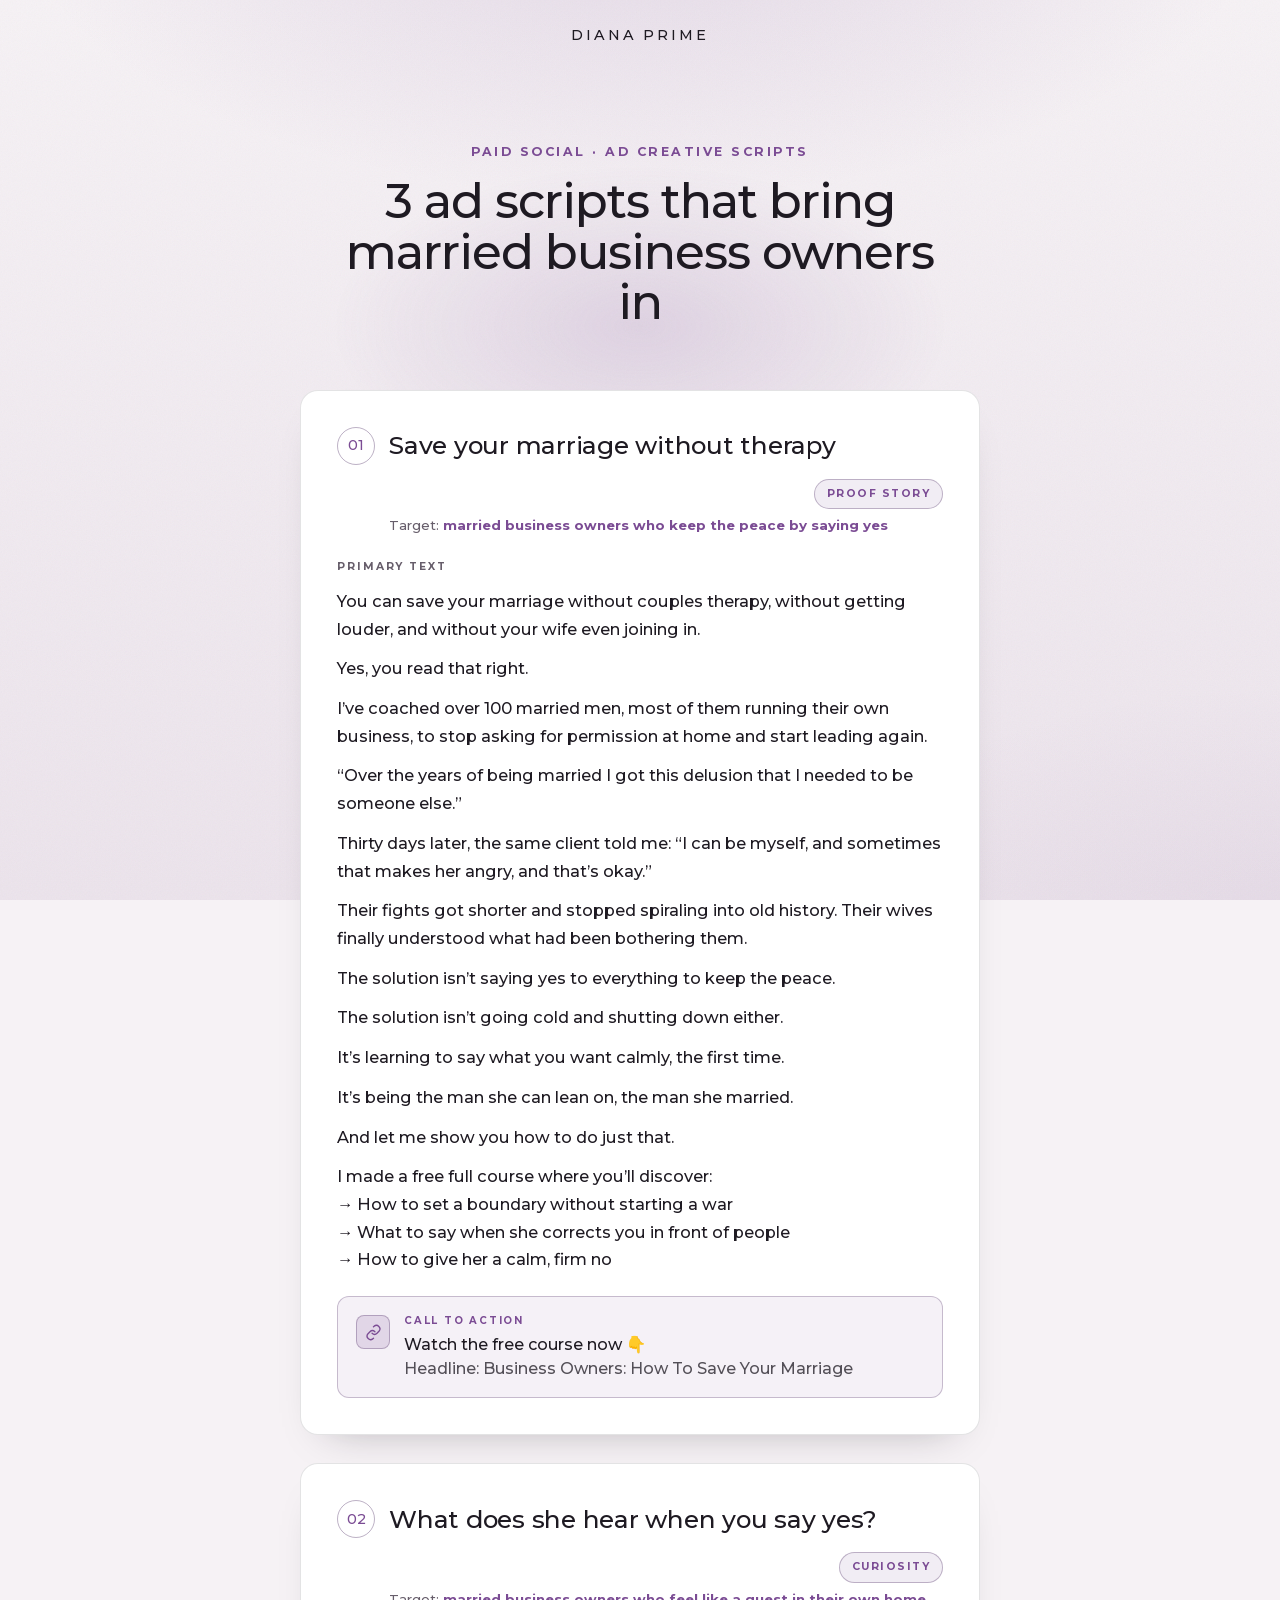
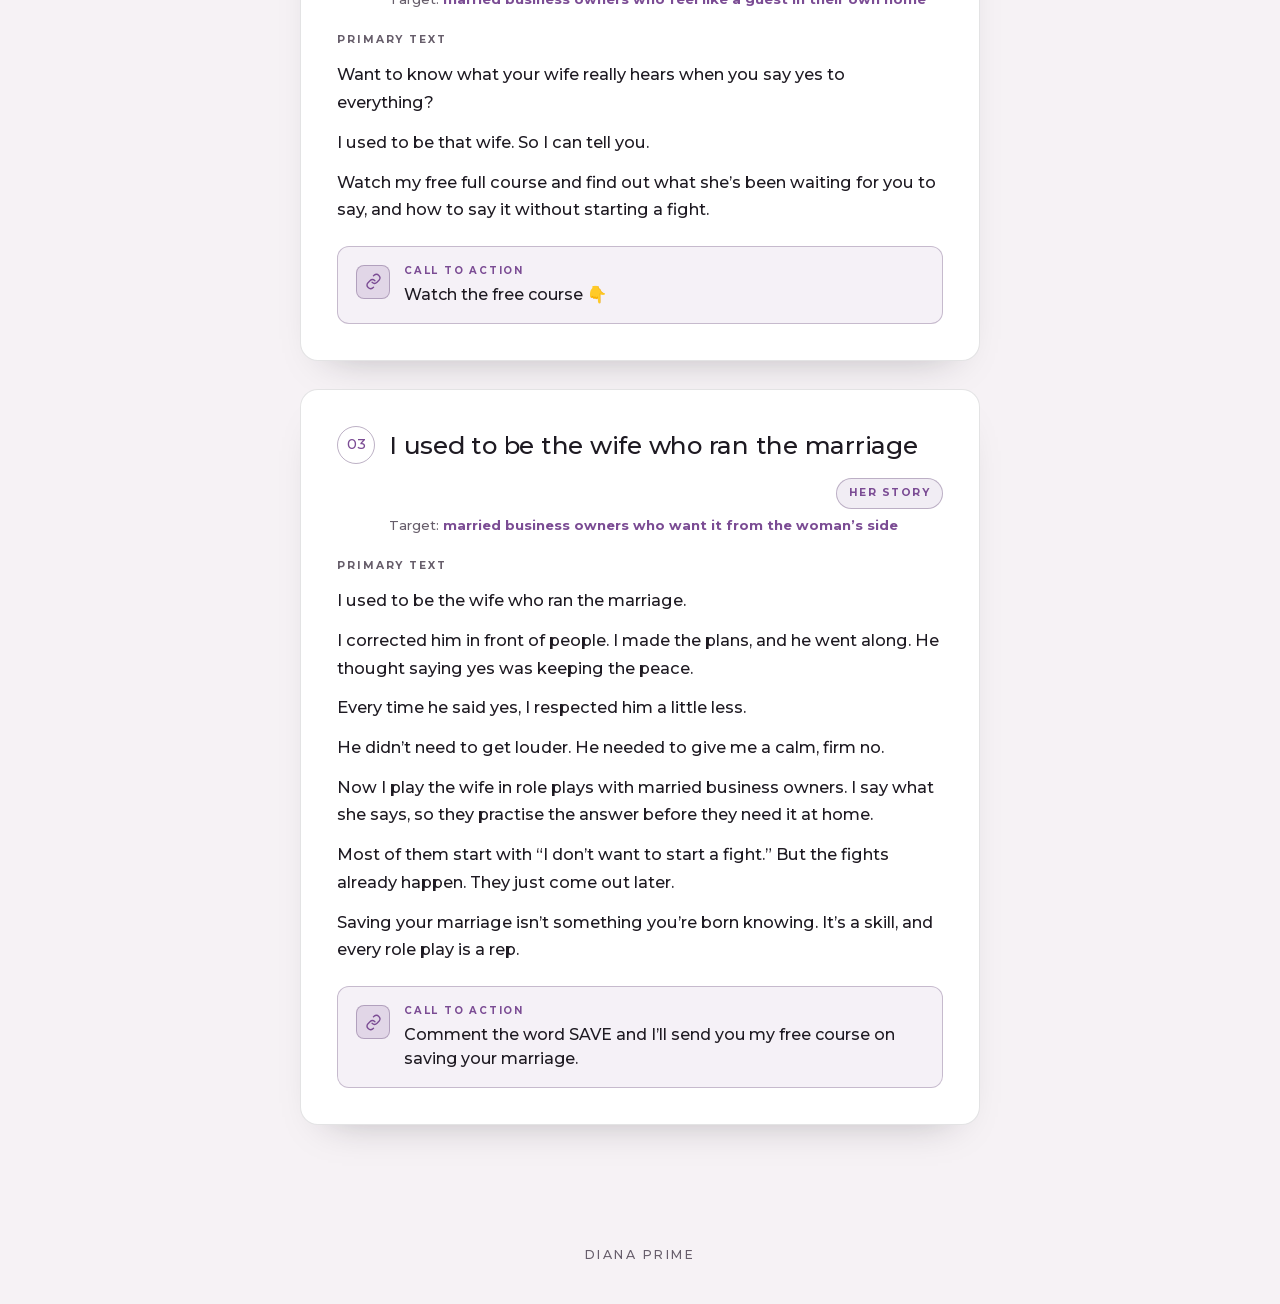
<file: ad-scripts/index.html>
<!doctype html>
<html lang="en">
<head>
  <meta charset="utf-8" />
  <meta name="viewport" content="width=device-width, initial-scale=1" />
  <title>Ad scripts · Diana Prime</title>
  <meta name="robots" content="noindex" />
  <script>document.documentElement.className += " js";</script>
  <link rel="icon" href="../assets/img/favicon.png" type="image/png" />
  <link rel="stylesheet" href="../assets/vendor/lenis.css" />
  <link rel="stylesheet" href="../vsl/vsl.css" />
  <link rel="stylesheet" href="../assets/brand.css" />
  <link rel="stylesheet" href="ad-scripts.css?v=2" />
</head>
<body>
  <header class="brandbar">
    <div class="brand">
      <span class="brand__word">Diana Prime</span>
    </div>
  </header>
  <main class="page">
    <section class="ads">
      <div class="ads__glow" aria-hidden="true"></div>
      <div class="container">
        <header class="ads__intro">
          <p class="ads__eyebrow reveal">Paid social · Ad creative scripts</p>
          <h1 class="ads__title reveal" style="--i:1">3 ad scripts that bring married business owners in</h1>
        </header>
        <div class="ads__list">
          <article class="ad reveal">
            <div class="ad__head"><span class="ad__num">01</span><h2 class="ad__title">Save your marriage without therapy</h2><span class="ad__angle">Proof story</span></div>
            <p class="ad__target">Target: <b>married business owners who keep the peace by saying yes</b></p>
            <span class="ad__label">Primary text</span>
            <div class="ad__body"><p>You can save your marriage without couples therapy, without getting louder, and without your wife even joining in.</p><p>Yes, you read that right.</p><p>I&rsquo;ve coached over 100 married men, most of them running their own business, to stop asking for permission at home and start leading again.</p><p>&ldquo;Over the years of being married I got this delusion that I needed to be someone else.&rdquo;</p><p>Thirty days later, the same client told me: &ldquo;I can be myself, and sometimes that makes her angry, and that&rsquo;s okay.&rdquo;</p><p>Their fights got shorter and stopped spiraling into old history. Their wives finally understood what had been bothering them.</p><p>The solution isn&rsquo;t saying yes to everything to keep the peace.</p><p>The solution isn&rsquo;t going cold and shutting down either.</p><p>It&rsquo;s learning to say what you want calmly, the first time.</p><p>It&rsquo;s being the man she can lean on, the man she married.</p><p>And let me show you how to do just that.</p><p>I made a free full course where you&rsquo;ll discover:<br/>&rarr; How to set a boundary without starting a war<br/>&rarr; What to say when she corrects you in front of people<br/>&rarr; How to give her a calm, firm no</p></div>
            <div class="ad__cta">
              <span class="ad__cta-icon"><svg viewBox="0 0 24 24"><path d="M10 13a5 5 0 0 0 7 0l3-3a5 5 0 0 0-7-7l-1 1"/><path d="M14 11a5 5 0 0 0-7 0l-3 3a5 5 0 0 0 7 7l1-1"/></svg></span>
              <div><span class="ad__cta-label">Call to action</span><p class="ad__cta-text">Watch the free course now &#128071;<br/><span style="opacity:.75">Headline: Business Owners: How To Save Your Marriage</span></p></div>
            </div>
          </article>
          <article class="ad reveal">
            <div class="ad__head"><span class="ad__num">02</span><h2 class="ad__title">What does she hear when you say yes?</h2><span class="ad__angle">Curiosity</span></div>
            <p class="ad__target">Target: <b>married business owners who feel like a guest in their own home</b></p>
            <span class="ad__label">Primary text</span>
            <div class="ad__body"><p>Want to know what your wife really hears when you say yes to everything?</p><p>I used to be that wife. So I can tell you.</p><p>Watch my free full course and find out what she&rsquo;s been waiting for you to say, and how to say it without starting a fight.</p></div>
            <div class="ad__cta">
              <span class="ad__cta-icon"><svg viewBox="0 0 24 24"><path d="M10 13a5 5 0 0 0 7 0l3-3a5 5 0 0 0-7-7l-1 1"/><path d="M14 11a5 5 0 0 0-7 0l-3 3a5 5 0 0 0 7 7l1-1"/></svg></span>
              <div><span class="ad__cta-label">Call to action</span><p class="ad__cta-text">Watch the free course &#128071;</p></div>
            </div>
          </article>
          <article class="ad reveal">
            <div class="ad__head"><span class="ad__num">03</span><h2 class="ad__title">I used to be the wife who ran the marriage</h2><span class="ad__angle">Her story</span></div>
            <p class="ad__target">Target: <b>married business owners who want it from the woman&rsquo;s side</b></p>
            <span class="ad__label">Primary text</span>
            <div class="ad__body"><p>I used to be the wife who ran the marriage.</p><p>I corrected him in front of people. I made the plans, and he went along. He thought saying yes was keeping the peace.</p><p>Every time he said yes, I respected him a little less.</p><p>He didn&rsquo;t need to get louder. He needed to give me a calm, firm no.</p><p>Now I play the wife in role plays with married business owners. I say what she says, so they practise the answer before they need it at home.</p><p>Most of them start with &ldquo;I don&rsquo;t want to start a fight.&rdquo; But the fights already happen. They just come out later.</p><p>Saving your marriage isn&rsquo;t something you&rsquo;re born knowing. It&rsquo;s a skill, and every role play is a rep.</p></div>
            <div class="ad__cta">
              <span class="ad__cta-icon"><svg viewBox="0 0 24 24"><path d="M10 13a5 5 0 0 0 7 0l3-3a5 5 0 0 0-7-7l-1 1"/><path d="M14 11a5 5 0 0 0-7 0l-3 3a5 5 0 0 0 7 7l1-1"/></svg></span>
              <div><span class="ad__cta-label">Call to action</span><p class="ad__cta-text">Comment the word SAVE and I&rsquo;ll send you my free course on saving your marriage.</p></div>
            </div>
          </article>
        </div>
      </div>
    </section>
  </main>
  <footer class="brandfoot">
    <div class="brand">
      <span class="brand__word">Diana Prime</span>
    </div>
  </footer>
  <script src="../assets/vendor/lenis.min.js"></script>
  <script src="../vsl/vsl.js"></script>
</body>
</html>
</file>
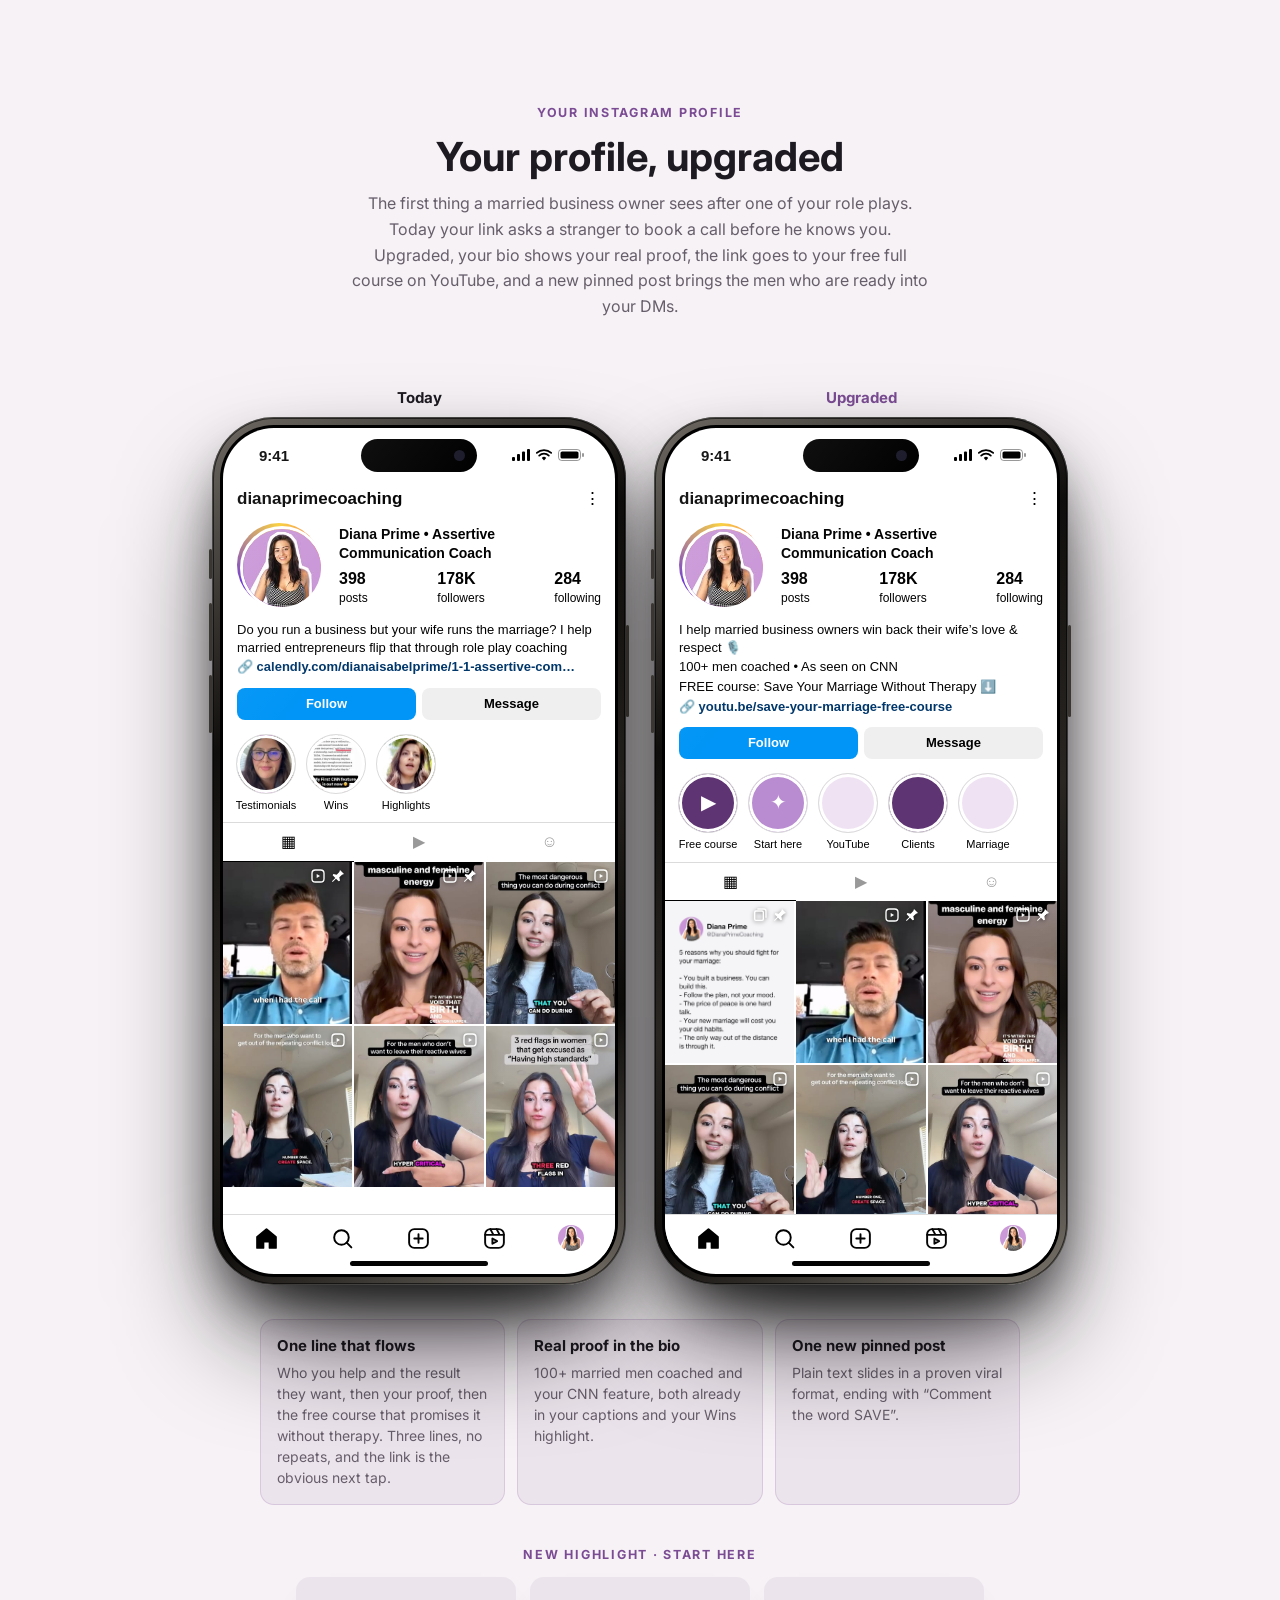
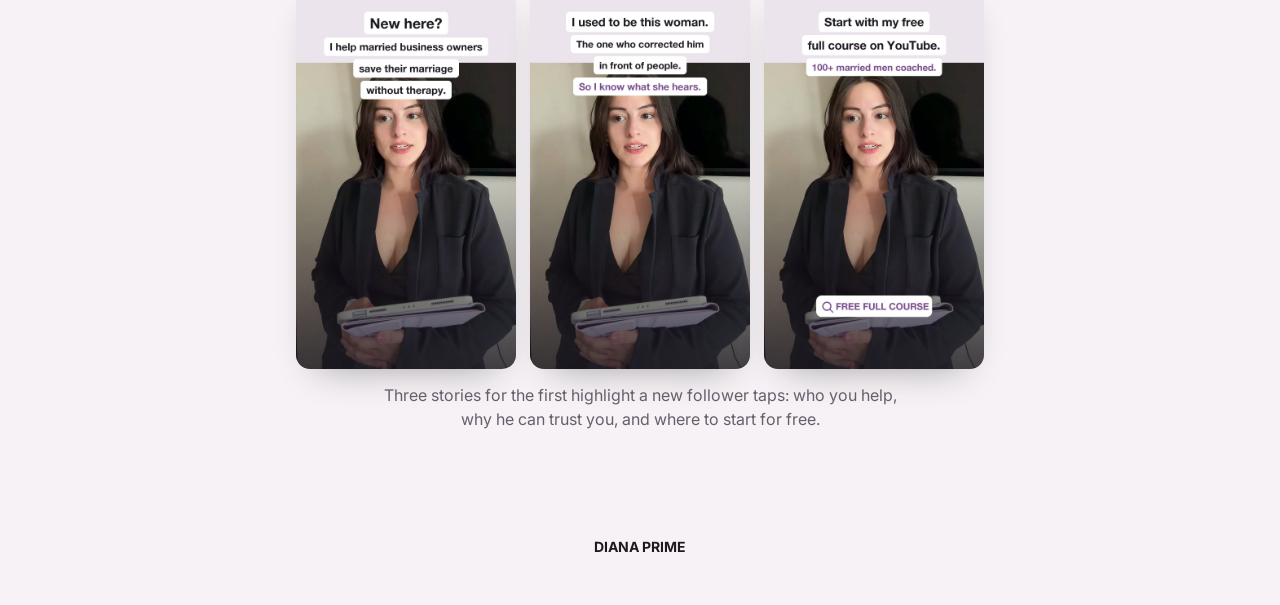
<file: ig-profile/index.html>
<!doctype html>
<html lang="en">
<head>
  <meta charset="utf-8" />
  <meta name="viewport" content="width=device-width, initial-scale=1" />
  <title>Instagram profile &middot; Diana Prime</title>
  <meta name="robots" content="noindex" />
  <link rel="icon" href="../assets/img/favicon.png" type="image/png" />
  <link rel="preconnect" href="https://fonts.googleapis.com" /><link href="https://fonts.googleapis.com/css2?family=Inter:wght@400;600;700&display=swap" rel="stylesheet" />
  <style>@font-face{font-family:"SF Pro Display Bold";src:url("https://framerusercontent.com/assets/e2xSj9IcJ8dsIvELAZDx3LfWno.woff2");font-display:swap;font-weight:700}</style>
  <link rel="stylesheet" href="../assets/phone-prof.css" />
  <style>
  html,body{background:#f6f2f5;color:#1e1a22;margin:0}
  .sa__intro{text-align:center;padding:44px 16px 12px}
  .eyebrow{color:#7b4c94;font:700 .78rem/1 Inter,sans-serif;letter-spacing:.14em;text-transform:uppercase;margin:0}
  .sa__title{font:700 clamp(28px,5vw,40px)/1.1 "SF Pro Display Bold",Inter,sans-serif;margin:.4em 0 .3em;color:#1e1a22}
  .sa__note{color:#675e6b;max-width:580px;margin:0 auto 14px;font:400 16px/1.6 Inter,sans-serif}
  .ads2{display:flex;flex-wrap:wrap;justify-content:center;gap:28px}.ads2>div{min-width:0}
  .adlab{text-align:center;font:700 15px/1 Inter,sans-serif;color:#1e1a22;margin:0 0 12px}.adlab.new{color:#7b4c94}
  .why{max-width:760px;margin:34px auto 0;padding:0 16px;display:grid;grid-template-columns:repeat(3,minmax(0,1fr));gap:12px}
  .why div{background:#ece4ec;border:1px solid rgba(123,76,148,.18);border-radius:14px;padding:16px}
  .why b{display:block;font:700 15px/1.3 "SF Pro Display Bold",Inter,sans-serif;margin-bottom:6px}.why span{font:400 14px/1.5 Inter,sans-serif;color:#675e6b}
  @media(max-width:700px){.why{grid-template-columns:1fr}}
  .brandfoot{text-align:center;padding:34px 16px 50px;color:#675e6b;font:400 14px Inter,sans-serif}.brandfoot b{color:#1e1a22}
  .hli i{font-size:18px}
  </style>
<style>
.feed--prof{overflow:hidden}.prof{font:13px/1.35 -apple-system,"Helvetica Neue",Arial,sans-serif;color:#000;background:#fff}
.ptop{display:flex;justify-content:space-between;padding:6px 14px 8px;font-size:17px}.ptop b{font-weight:700}
.phead{display:flex;align-items:center;gap:18px;padding:4px 14px}.pav{width:78px;height:78px;border-radius:50%;padding:3px;background:conic-gradient(#f9ce34,#ee2a7b,#6228d7,#f9ce34);flex:none}
.pav img{width:100%;height:100%;border-radius:50%;object-fit:cover;border:3px solid #fff}
.pright{flex:1;min-width:0;display:flex;flex-direction:column;gap:6px}.pname{font-size:14px}.pstats{display:flex;justify-content:space-between}.pstats span{align-items:flex-start!important}.pstats span{display:flex;flex-direction:column;align-items:center;font-size:12px}.pstats b{font-size:16px}
.pbio{padding:8px 14px 0}.pbio p{margin:2px 0}.pcat{color:#555}.plink{color:#00376b;font-weight:600;word-break:break-all}
.pbtn{display:flex;gap:6px;padding:10px 14px}.pbtn span{flex:1;text-align:center;background:#efefef;border-radius:8px;padding:7px 0;font-weight:600}.pbtn .fol{background:#0095f6;color:#fff}
.hl{display:flex;gap:12px;padding:4px 14px 10px;overflow:hidden}.hli{display:flex;flex-direction:column;align-items:center;gap:4px;width:58px;flex:none}
.hli i{width:58px;height:58px;border-radius:50%;border:1px solid #dbdbdb;box-shadow:inset 0 0 0 3px #fff;display:flex;align-items:center;justify-content:center;color:#fff;font-style:normal;font-size:20px}
.hli b{font-weight:400;font-size:11px;white-space:nowrap;overflow:hidden;text-overflow:ellipsis;max-width:62px}
.ptabs{display:flex;border-top:1px solid #dbdbdb}.ptabs span{flex:1;text-align:center;padding:8px 0;color:#999;font-size:16px}.ptabs .on{color:#000;border-bottom:1px solid #000}
.grid3{display:grid;grid-template-columns:repeat(3,1fr);gap:2px}.gc{position:relative;aspect-ratio:4/5;overflow:hidden;background:#eee}.gc img{width:100%;height:100%;object-fit:cover;display:block}
.gc .pin,.gc .rl{position:absolute;top:6px;right:6px;width:16px;height:16px;filter:drop-shadow(0 1px 2px rgba(0,0,0,.5))}.gc .rl{right:6px}.gc .pin+.rl{right:26px}
</style>
<style>.sh{max-width:900px;margin:44px auto 0;padding:0 20px;text-align:center}.sh__row{display:flex;gap:14px;justify-content:center;margin:16px 0 14px}.sh__row img{width:min(30%,220px);aspect-ratio:9/16;object-fit:cover;border-radius:14px;box-shadow:0 18px 36px -22px rgba(30,26,34,.45)}.sh__note{font-family:Inter,sans-serif;color:var(--muted,#675e6b);max-width:520px;margin:0 auto;line-height:1.55}</style>
</head>
<body>
  <main class="page">
    <section class="sa">
      <div class="sa__intro">
        <p class="eyebrow">Your Instagram profile</p>
        <h1 class="sa__title">Your profile, upgraded</h1>
        <p class="sa__note">The first thing a married business owner sees after one of your role plays. Today your link asks a stranger to book a call before he knows you. Upgraded, your bio shows your real proof, the link goes to your free full course on YouTube, and a new pinned post brings the men who are ready into your DMs.</p>
      </div>
      <div class="stage"><div class="ads2">
        <div class="adcol"><p class="adlab">Today</p><div class="phone-wrap" id="pf1"><div class="iphone"><span class="btn-side l" style="top:132px;height:30px"></span><span class="btn-side l" style="top:186px;height:58px"></span><span class="btn-side l" style="top:258px;height:58px"></span><span class="btn-side r" style="top:208px;height:92px"></span><div class="screen"><div class="status"><span>9:41</span><span class="island"></span><span class="ic"><svg viewBox="0 0 18 12"><rect x="0" y="8" width="3" height="4" rx="1" fill="#000"/><rect x="5" y="5" width="3" height="7" rx="1" fill="#000"/><rect x="10" y="2.5" width="3" height="9.5" rx="1" fill="#000"/><rect x="15" y="0" width="3" height="12" rx="1" fill="#000"/></svg><svg viewBox="0 0 16 12"><path d="M8 11.5l2.2-2.6a3.2 3.2 0 0 0-4.4 0z" fill="#000"/><path d="M3.2 6.6a6.8 6.8 0 0 1 9.6 0" stroke="#000" stroke-width="1.8" fill="none" stroke-linecap="round"/><path d="M.8 3.9a10.5 10.5 0 0 1 14.4 0" stroke="#000" stroke-width="1.8" fill="none" stroke-linecap="round"/></svg><svg viewBox="0 0 27 12"><rect x=".5" y=".5" width="22" height="11" rx="3.2" fill="none" stroke="#000" opacity=".4"/><rect x="2.5" y="2.5" width="18" height="7" rx="1.6" fill="#000"/><rect x="24" y="4" width="2" height="4" rx="1" fill="#000" opacity=".4"/></svg></span></div>
              <div class="feed feed--prof"><div class="prof">
  <div class="ptop"><b>dianaprimecoaching</b><span>&#8942;</span></div>
  <div class="phead"><span class="pav"><img src="../assets/img/profile/pfp.jpg" alt=""></span>
    <div class="pright"><b class="pname">Diana Prime &bull; Assertive Communication Coach</b><div class="pstats"><span><b>398</b>posts</span><span><b>178K</b>followers</span><span><b>284</b>following</span></div></div></div>
  <div class="pbio"><p>Do you run a business but your wife runs the marriage? I help married entrepreneurs flip that through role play coaching</p><p class="plink">&#128279; calendly.com/dianaisabelprime/1-1-assertive-com&hellip;</p></div>
  <div class="pbtn"><span class="fol">Follow</span><span>Message</span></div>
  <div class="hl"><span class="hli"><i style="background:url(../assets/img/profile/hl0.jpg) center/cover"></i><b>Testimonials</b></span><span class="hli"><i style="background:url(../assets/img/profile/hl1.jpg) center/cover"></i><b>Wins</b></span><span class="hli"><i style="background:url(../assets/img/profile/hl2.jpg) center/cover"></i><b>Highlights</b></span></div>
  <div class="ptabs"><span class="on">&#9638;</span><span>&#9654;</span><span>&#9786;</span></div>
  <div class="grid3"><span class="gc"><svg class="pin" viewBox="0 0 24 24"><path d="M15 3l6 6-3 1-4 4 1 5-2 1-4-4-5 5-1-1 5-5-4-4 1-2 5 1 4-4z" fill="#fff"/></svg><svg class="rl" viewBox="0 0 24 24"><rect x="3" y="3" width="18" height="18" rx="5" fill="none" stroke="#fff" stroke-width="2"/><path d="M10 9v6l5-3z" fill="#fff"/></svg><img src="../assets/img/profile/DdzVq9PzdbY.jpg" alt=""></span><span class="gc"><svg class="pin" viewBox="0 0 24 24"><path d="M15 3l6 6-3 1-4 4 1 5-2 1-4-4-5 5-1-1 5-5-4-4 1-2 5 1 4-4z" fill="#fff"/></svg><svg class="rl" viewBox="0 0 24 24"><rect x="3" y="3" width="18" height="18" rx="5" fill="none" stroke="#fff" stroke-width="2"/><path d="M10 9v6l5-3z" fill="#fff"/></svg><img src="../assets/img/profile/CzcZwTPOA-d.jpg" alt=""></span><span class="gc"><svg class="rl" viewBox="0 0 24 24"><rect x="3" y="3" width="18" height="18" rx="5" fill="none" stroke="#fff" stroke-width="2"/><path d="M10 9v6l5-3z" fill="#fff"/></svg><img src="../assets/img/profile/De2BoyXRCwS.jpg" alt=""></span><span class="gc"><svg class="rl" viewBox="0 0 24 24"><rect x="3" y="3" width="18" height="18" rx="5" fill="none" stroke="#fff" stroke-width="2"/><path d="M10 9v6l5-3z" fill="#fff"/></svg><img src="../assets/img/profile/DezhkmbxQiN.jpg" alt=""></span><span class="gc"><svg class="rl" viewBox="0 0 24 24"><rect x="3" y="3" width="18" height="18" rx="5" fill="none" stroke="#fff" stroke-width="2"/><path d="M10 9v6l5-3z" fill="#fff"/></svg><img src="../assets/img/profile/DeuhlJtzRxm.jpg" alt=""></span><span class="gc"><svg class="rl" viewBox="0 0 24 24"><rect x="3" y="3" width="18" height="18" rx="5" fill="none" stroke="#fff" stroke-width="2"/><path d="M10 9v6l5-3z" fill="#fff"/></svg><img src="../assets/img/profile/DeuYLxhRzW2.jpg" alt=""></span></div>
</div></div><div class="tabbar"><svg viewBox="0 0 24 24"><path d="M3 10.5L12 3l9 7.5V21h-6v-6H9v6H3z" fill="#000"/></svg><svg viewBox="0 0 24 24"><circle cx="11" cy="11" r="7"/><path d="M20.5 20.5l-4.5-4.5"/></svg><svg viewBox="0 0 24 24"><rect x="3" y="3" width="18" height="18" rx="5"/><path d="M12 8v8M8 12h8"/></svg><svg viewBox="0 0 24 24"><rect x="3" y="3" width="18" height="18" rx="5"/><path d="M3 8.5h18M8 3l3 5.5M14 3l3 5.5M10 12v5l4.5-2.5z"/></svg><img class="me" src="../assets/img/profile/pfp.jpg" alt="" /></div>
              <div class="homebar"></div></div></div></div></div>
        <div class="adcol"><p class="adlab new">Upgraded</p><div class="phone-wrap" id="pf2"><div class="iphone"><span class="btn-side l" style="top:132px;height:30px"></span><span class="btn-side l" style="top:186px;height:58px"></span><span class="btn-side l" style="top:258px;height:58px"></span><span class="btn-side r" style="top:208px;height:92px"></span><div class="screen"><div class="status"><span>9:41</span><span class="island"></span><span class="ic"><svg viewBox="0 0 18 12"><rect x="0" y="8" width="3" height="4" rx="1" fill="#000"/><rect x="5" y="5" width="3" height="7" rx="1" fill="#000"/><rect x="10" y="2.5" width="3" height="9.5" rx="1" fill="#000"/><rect x="15" y="0" width="3" height="12" rx="1" fill="#000"/></svg><svg viewBox="0 0 16 12"><path d="M8 11.5l2.2-2.6a3.2 3.2 0 0 0-4.4 0z" fill="#000"/><path d="M3.2 6.6a6.8 6.8 0 0 1 9.6 0" stroke="#000" stroke-width="1.8" fill="none" stroke-linecap="round"/><path d="M.8 3.9a10.5 10.5 0 0 1 14.4 0" stroke="#000" stroke-width="1.8" fill="none" stroke-linecap="round"/></svg><svg viewBox="0 0 27 12"><rect x=".5" y=".5" width="22" height="11" rx="3.2" fill="none" stroke="#000" opacity=".4"/><rect x="2.5" y="2.5" width="18" height="7" rx="1.6" fill="#000"/><rect x="24" y="4" width="2" height="4" rx="1" fill="#000" opacity=".4"/></svg></span></div>
              <div class="feed feed--prof"><div class="prof">
  <div class="ptop"><b>dianaprimecoaching</b><span>&#8942;</span></div>
  <div class="phead"><span class="pav"><img src="../assets/img/profile/pfp.jpg" alt=""></span>
    <div class="pright"><b class="pname">Diana Prime &bull; Assertive Communication Coach</b><div class="pstats"><span><b>398</b>posts</span><span><b>178K</b>followers</span><span><b>284</b>following</span></div></div></div>
  <div class="pbio"><p>I help married business owners win back their wife&rsquo;s love &amp; respect &#127897;&#65039;</p><p>100+ men coached &bull; As seen on CNN</p><p>FREE course: Save Your Marriage Without Therapy &#11015;&#65039;</p><p class="plink">&#128279; youtu.be/save-your-marriage-free-course</p></div>
  <div class="pbtn"><span class="fol">Follow</span><span>Message</span></div>
  <div class="hl"><span class="hli"><i style="background:#5e3473">&#9654;</i><b>Free course</b></span><span class="hli"><i style="background:#b98bd0">&#10022;</i><b>Start here</b></span><span class="hli"><i style="background:#efe3f3"></i><b>YouTube</b></span><span class="hli"><i style="background:#5e3473"></i><b>Clients</b></span><span class="hli"><i style="background:#efe3f3"></i><b>Marriage</b></span></div>
  <div class="ptabs"><span class="on">&#9638;</span><span>&#9654;</span><span>&#9786;</span></div>
  <div class="grid3"><span class="gc"><svg class="pin" viewBox="0 0 24 24"><path d="M15 3l6 6-3 1-4 4 1 5-2 1-4-4-5 5-1-1 5-5-4-4 1-2 5 1 4-4z" fill="#fff"/></svg><svg class="rl" viewBox="0 0 24 24"><rect x="4" y="6" width="13" height="14" rx="2" fill="none" stroke="#fff" stroke-width="2"/><path d="M8 3h10a3 3 0 0 1 3 3v10" fill="none" stroke="#fff" stroke-width="2"/></svg><img src="../assets/img/post/p1.jpg?v=3" alt=""></span><span class="gc"><svg class="pin" viewBox="0 0 24 24"><path d="M15 3l6 6-3 1-4 4 1 5-2 1-4-4-5 5-1-1 5-5-4-4 1-2 5 1 4-4z" fill="#fff"/></svg><svg class="rl" viewBox="0 0 24 24"><rect x="3" y="3" width="18" height="18" rx="5" fill="none" stroke="#fff" stroke-width="2"/><path d="M10 9v6l5-3z" fill="#fff"/></svg><img src="../assets/img/profile/DdzVq9PzdbY.jpg" alt=""></span><span class="gc"><svg class="pin" viewBox="0 0 24 24"><path d="M15 3l6 6-3 1-4 4 1 5-2 1-4-4-5 5-1-1 5-5-4-4 1-2 5 1 4-4z" fill="#fff"/></svg><svg class="rl" viewBox="0 0 24 24"><rect x="3" y="3" width="18" height="18" rx="5" fill="none" stroke="#fff" stroke-width="2"/><path d="M10 9v6l5-3z" fill="#fff"/></svg><img src="../assets/img/profile/CzcZwTPOA-d.jpg" alt=""></span><span class="gc"><svg class="rl" viewBox="0 0 24 24"><rect x="3" y="3" width="18" height="18" rx="5" fill="none" stroke="#fff" stroke-width="2"/><path d="M10 9v6l5-3z" fill="#fff"/></svg><img src="../assets/img/profile/De2BoyXRCwS.jpg" alt=""></span><span class="gc"><svg class="rl" viewBox="0 0 24 24"><rect x="3" y="3" width="18" height="18" rx="5" fill="none" stroke="#fff" stroke-width="2"/><path d="M10 9v6l5-3z" fill="#fff"/></svg><img src="../assets/img/profile/DezhkmbxQiN.jpg" alt=""></span><span class="gc"><svg class="rl" viewBox="0 0 24 24"><rect x="3" y="3" width="18" height="18" rx="5" fill="none" stroke="#fff" stroke-width="2"/><path d="M10 9v6l5-3z" fill="#fff"/></svg><img src="../assets/img/profile/DeuhlJtzRxm.jpg" alt=""></span></div>
</div></div><div class="tabbar"><svg viewBox="0 0 24 24"><path d="M3 10.5L12 3l9 7.5V21h-6v-6H9v6H3z" fill="#000"/></svg><svg viewBox="0 0 24 24"><circle cx="11" cy="11" r="7"/><path d="M20.5 20.5l-4.5-4.5"/></svg><svg viewBox="0 0 24 24"><rect x="3" y="3" width="18" height="18" rx="5"/><path d="M12 8v8M8 12h8"/></svg><svg viewBox="0 0 24 24"><rect x="3" y="3" width="18" height="18" rx="5"/><path d="M3 8.5h18M8 3l3 5.5M14 3l3 5.5M10 12v5l4.5-2.5z"/></svg><img class="me" src="../assets/img/profile/pfp.jpg" alt="" /></div>
              <div class="homebar"></div></div></div></div></div>
      </div></div>
      <div class="why">
        <div><b>One line that flows</b><span>Who you help and the result they want, then your proof, then the free course that promises it without therapy. Three lines, no repeats, and the link is the obvious next tap.</span></div>
        <div><b>Real proof in the bio</b><span>100+ married men coached and your CNN feature, both already in your captions and your Wins highlight.</span></div>
        <div><b>One new pinned post</b><span>Plain text slides in a proven viral format, ending with &ldquo;Comment the word SAVE&rdquo;.</span></div>
      </div>
      <div class="sh">
        <p class="eyebrow">New highlight &middot; Start here</p>
        <div class="sh__row"><img src="../assets/img/profile/start-1.jpg" alt="Start here story 1"><img src="../assets/img/profile/start-2.jpg" alt="Start here story 2"><img src="../assets/img/profile/start-3.jpg" alt="Start here story 3"></div>
        <p class="sh__note">Three stories for the first highlight a new follower taps: who you help, why he can trust you, and where to start for free.</p>
      </div>
    </section>
  </main>
  <footer class="brandfoot"><b>DIANA PRIME</b></footer>
</body>
</html>
</file>
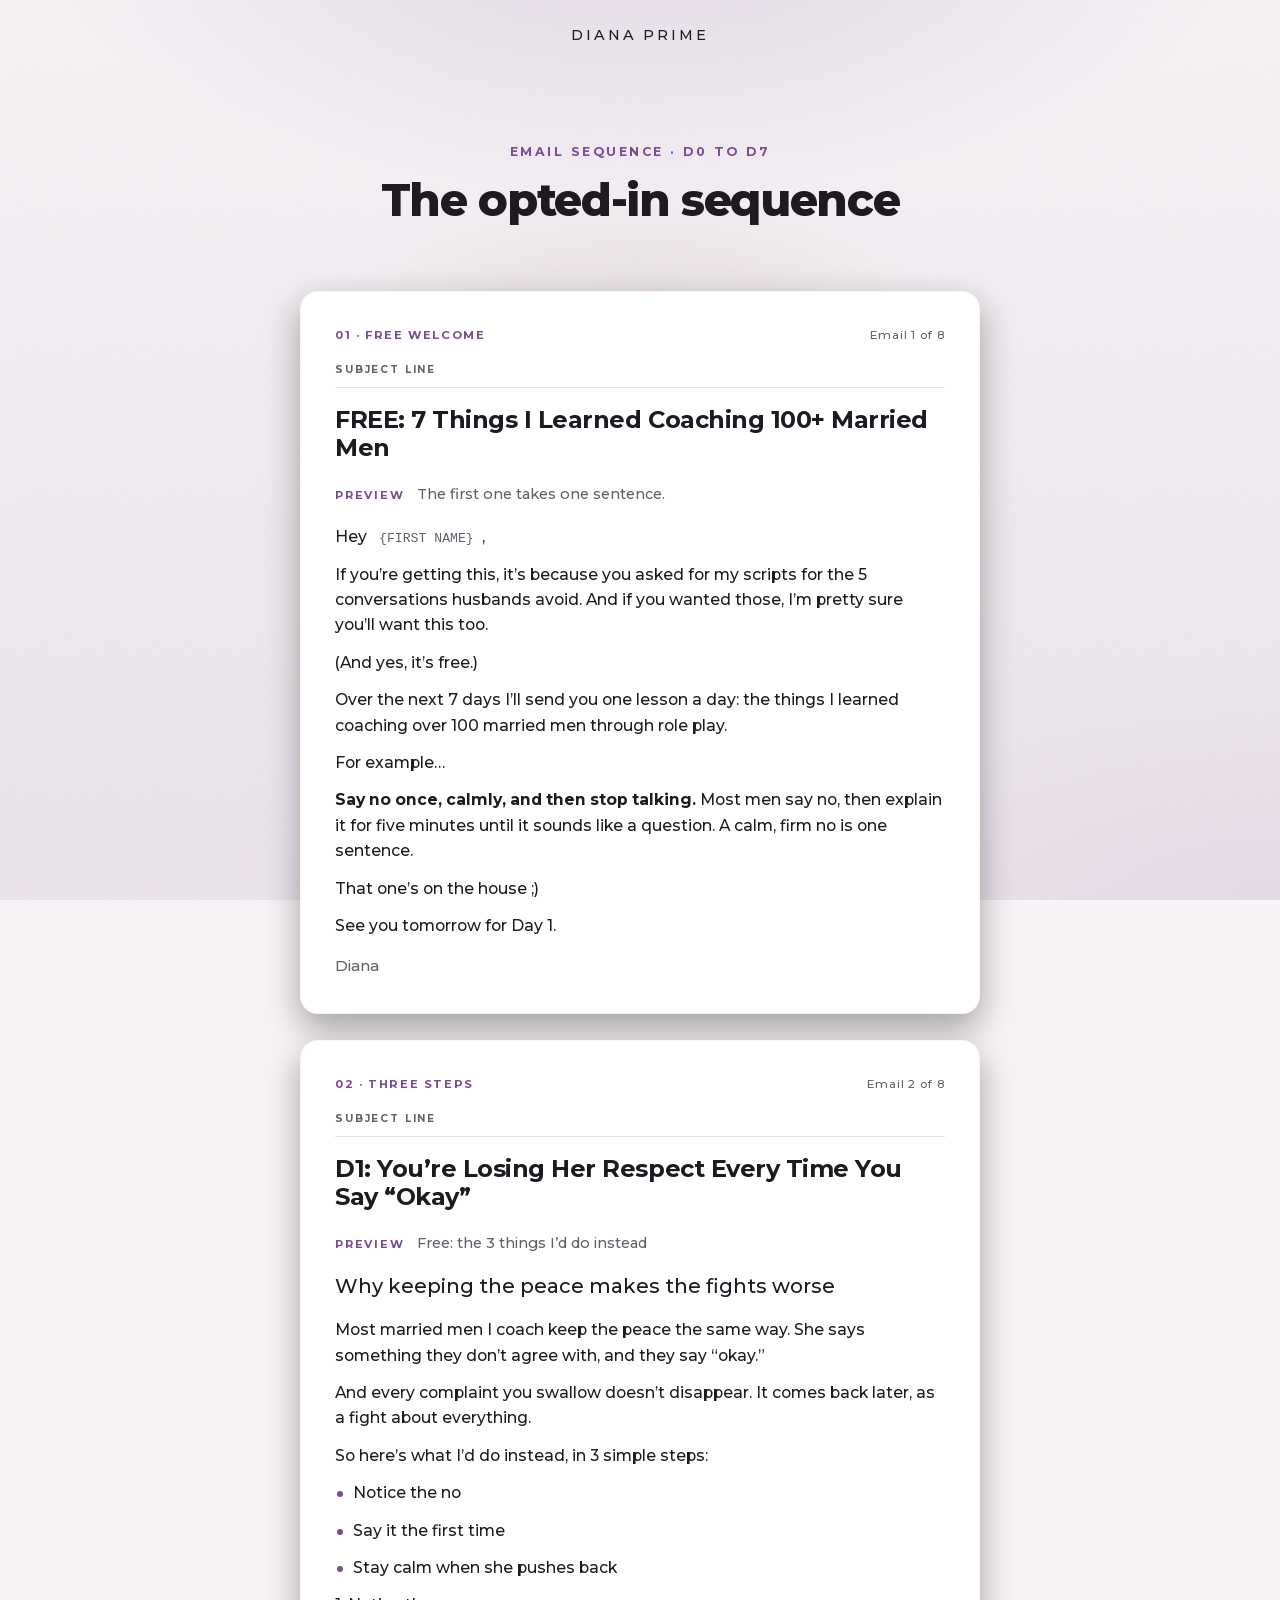
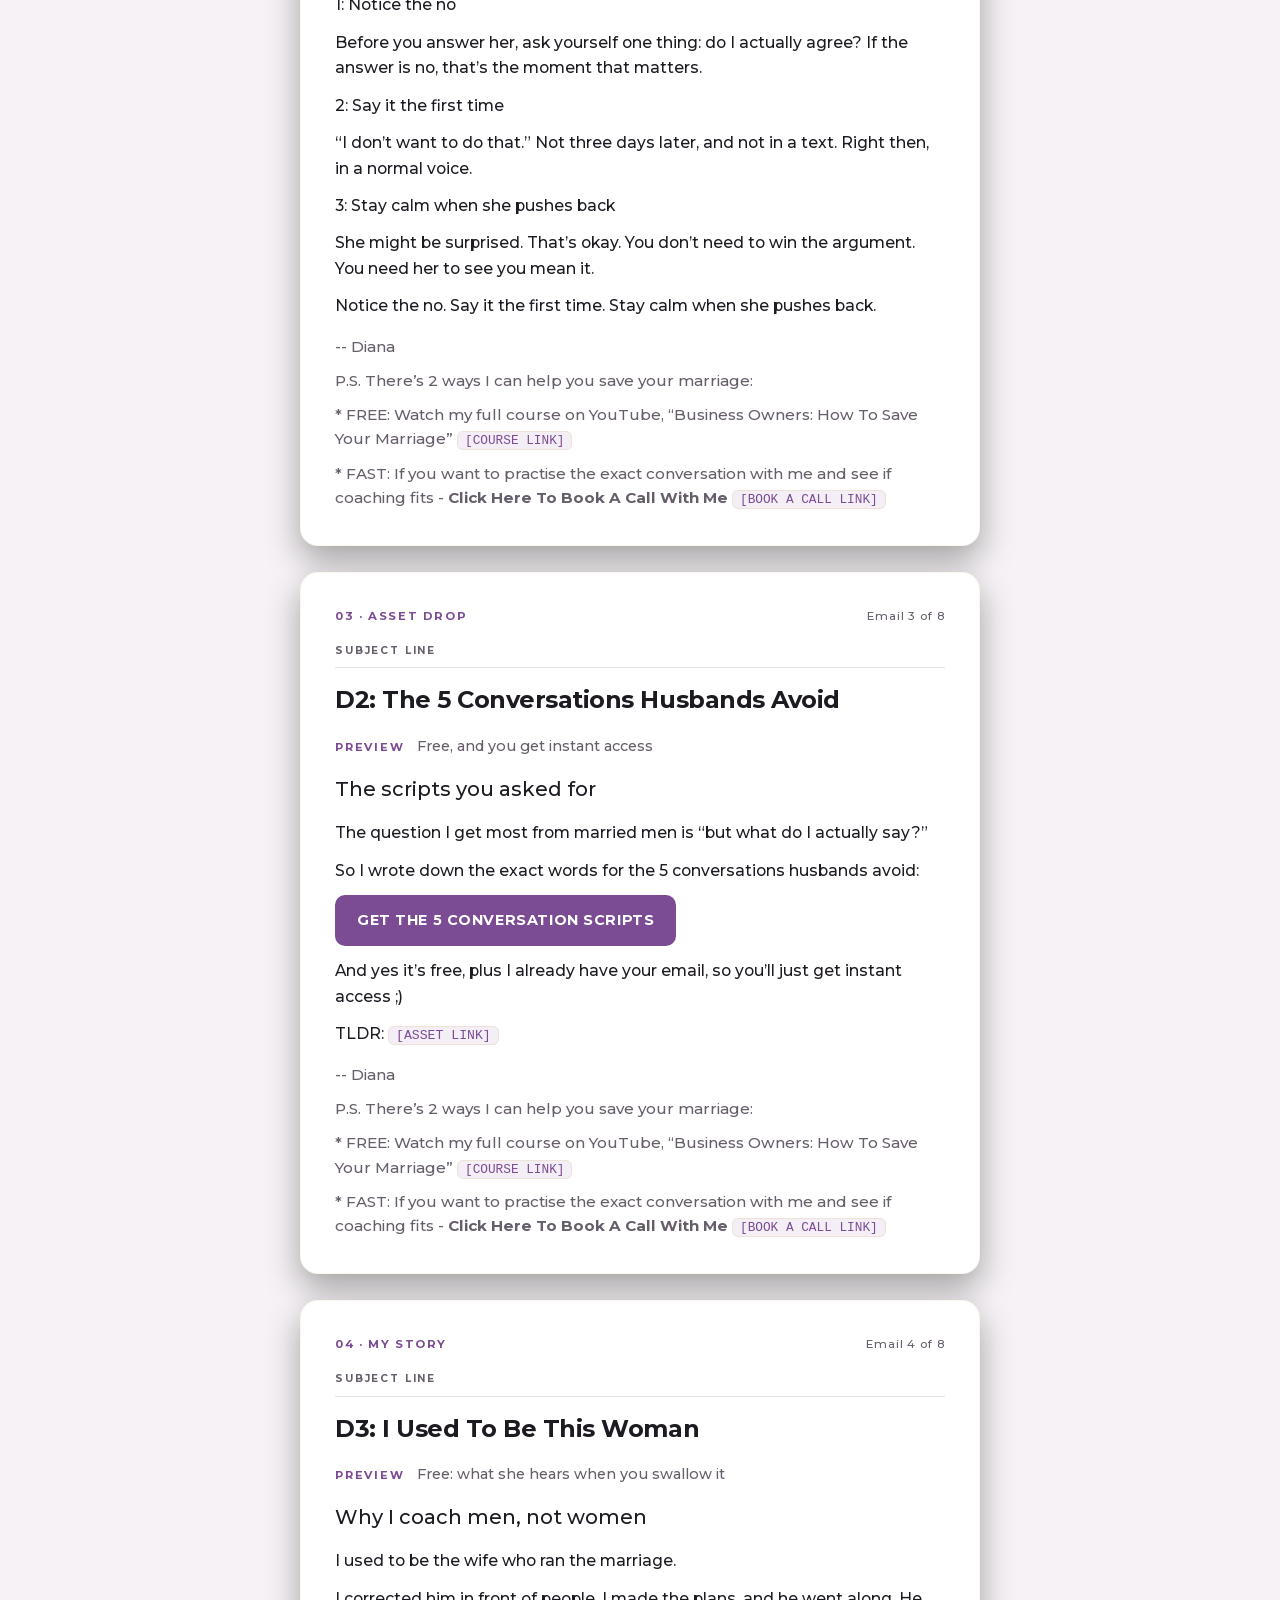
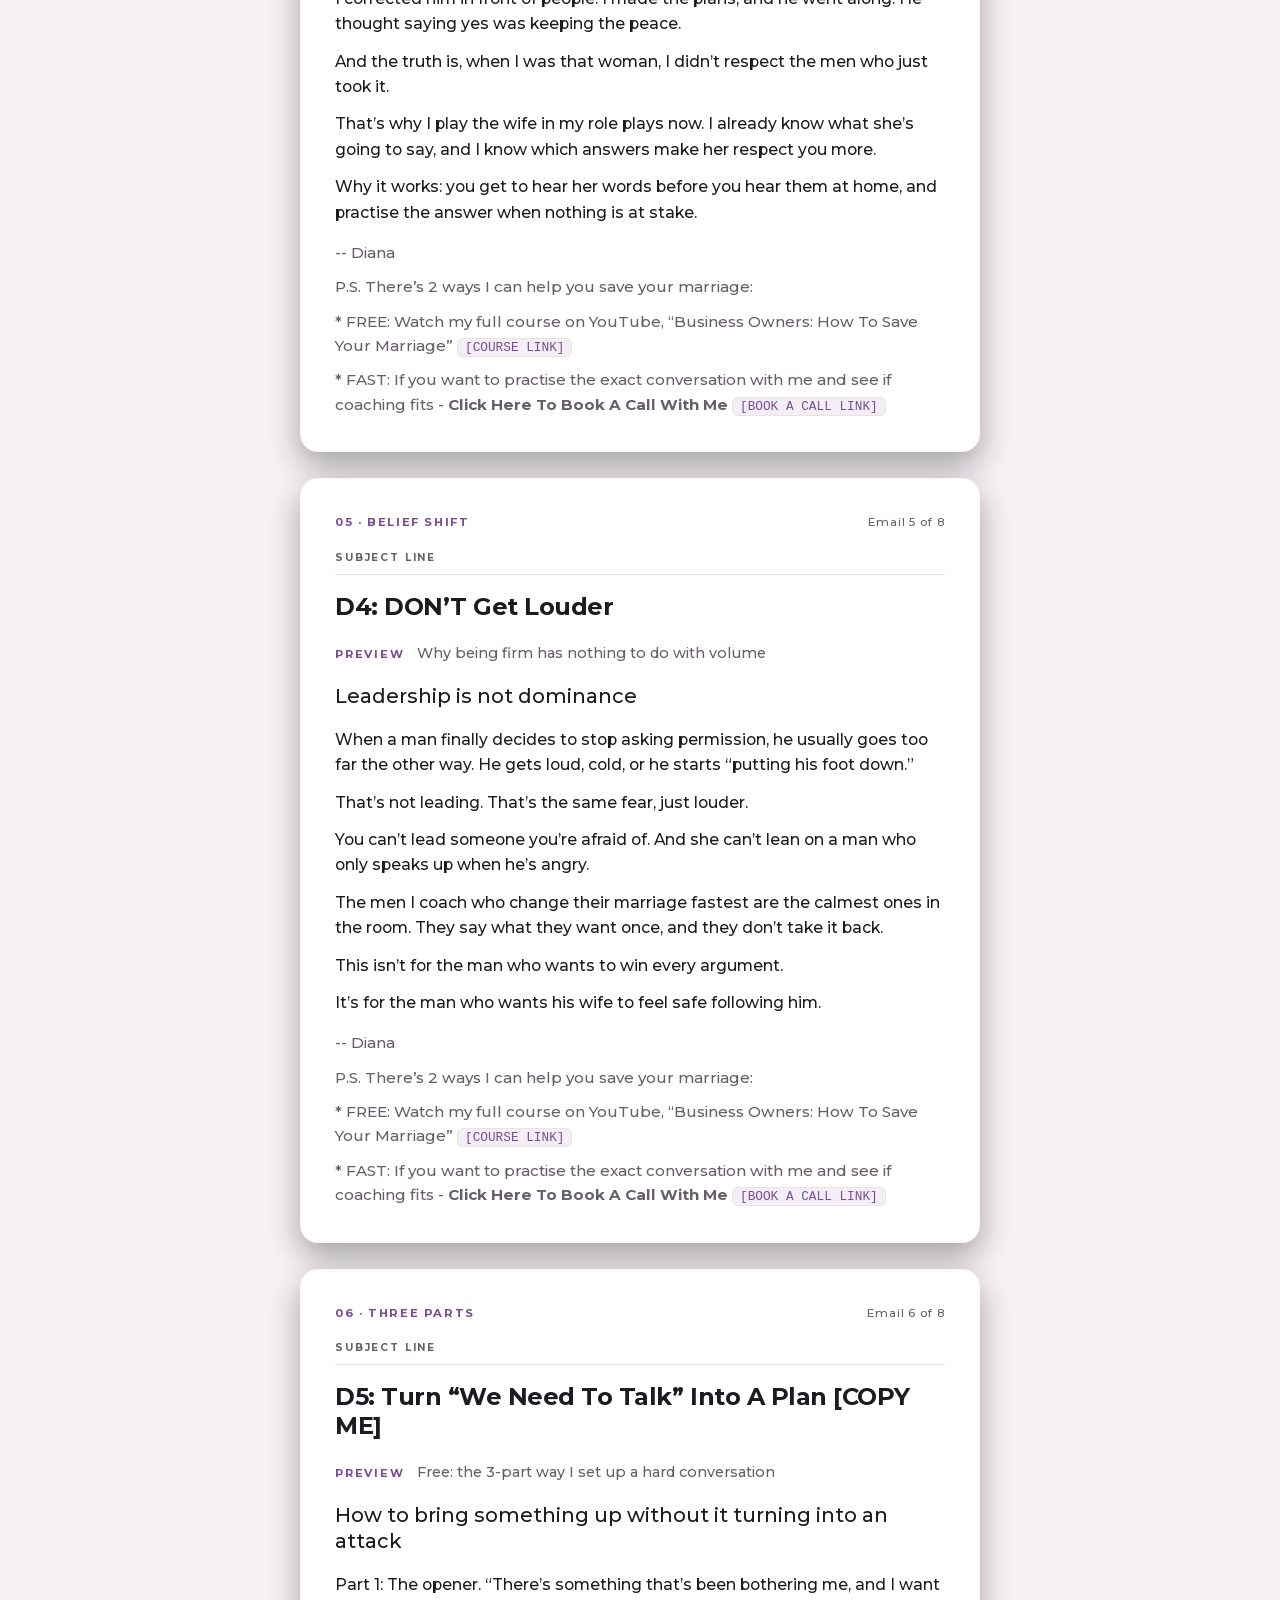
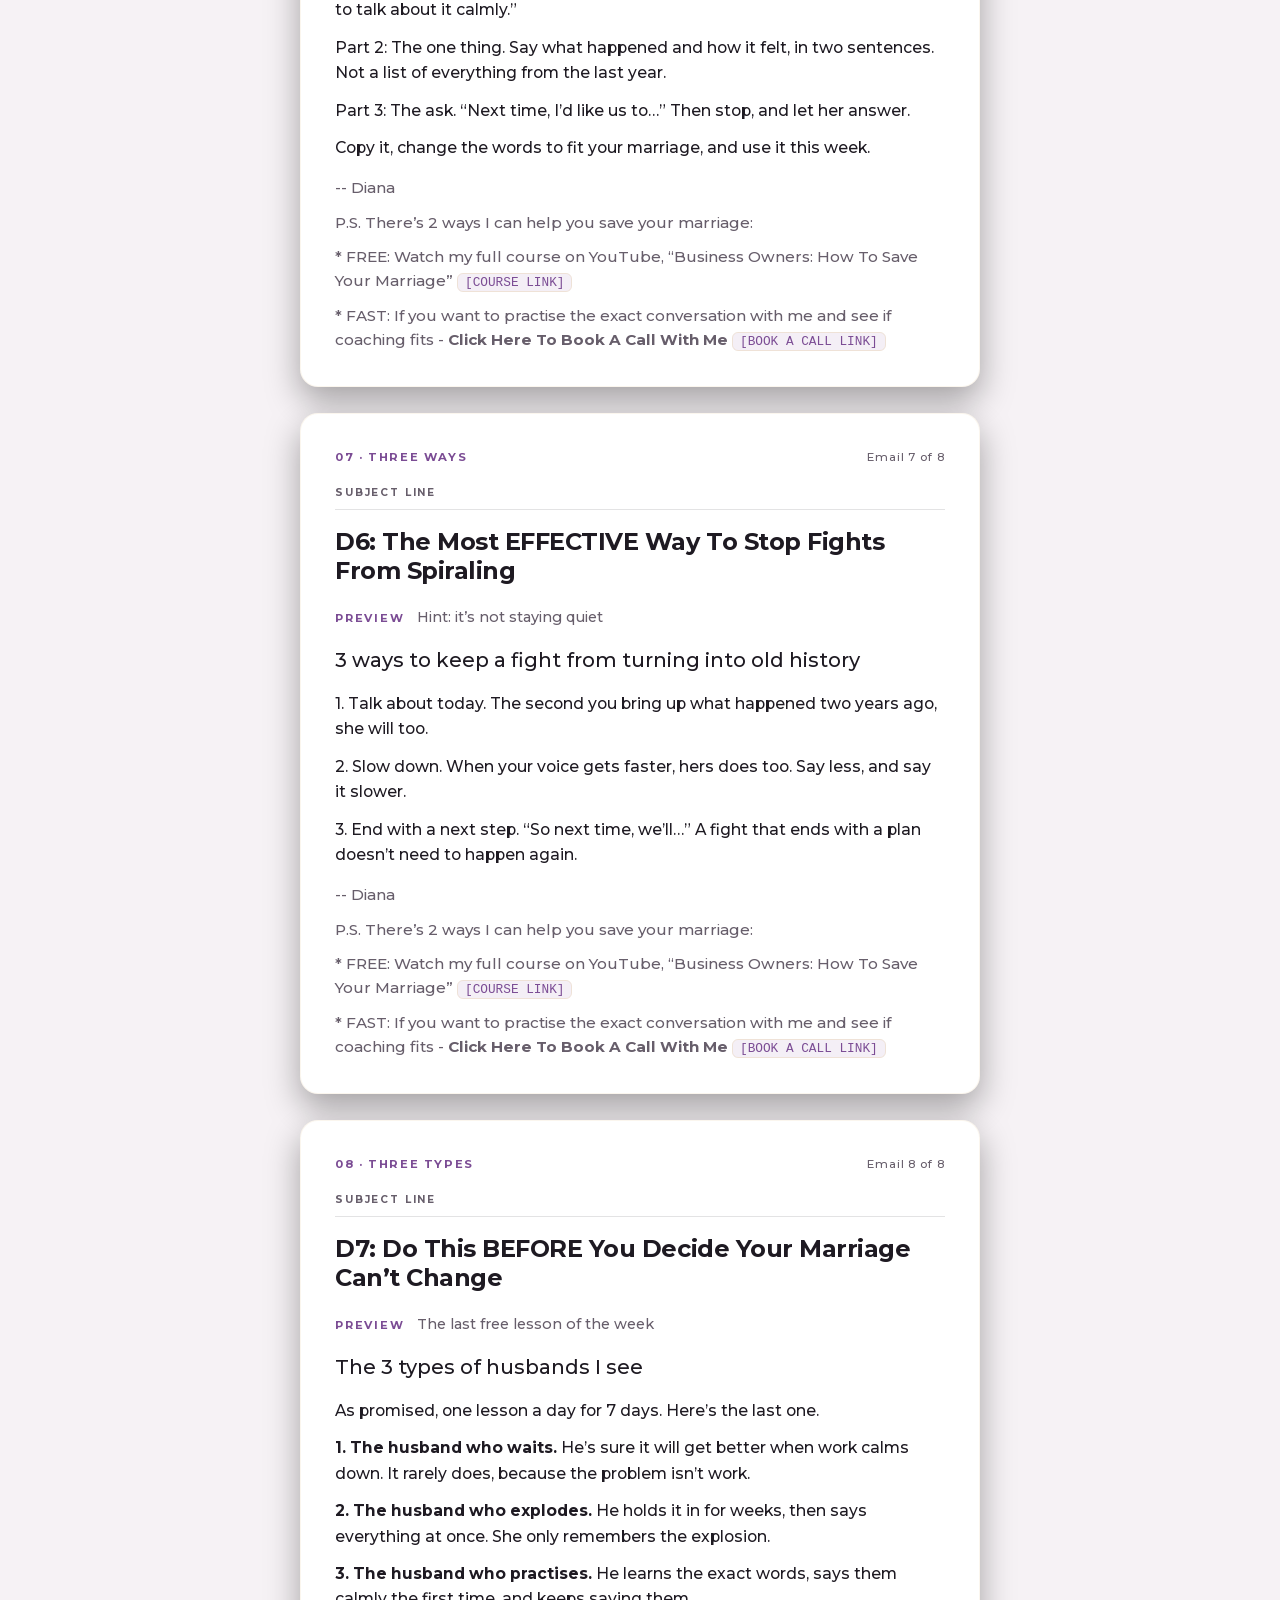
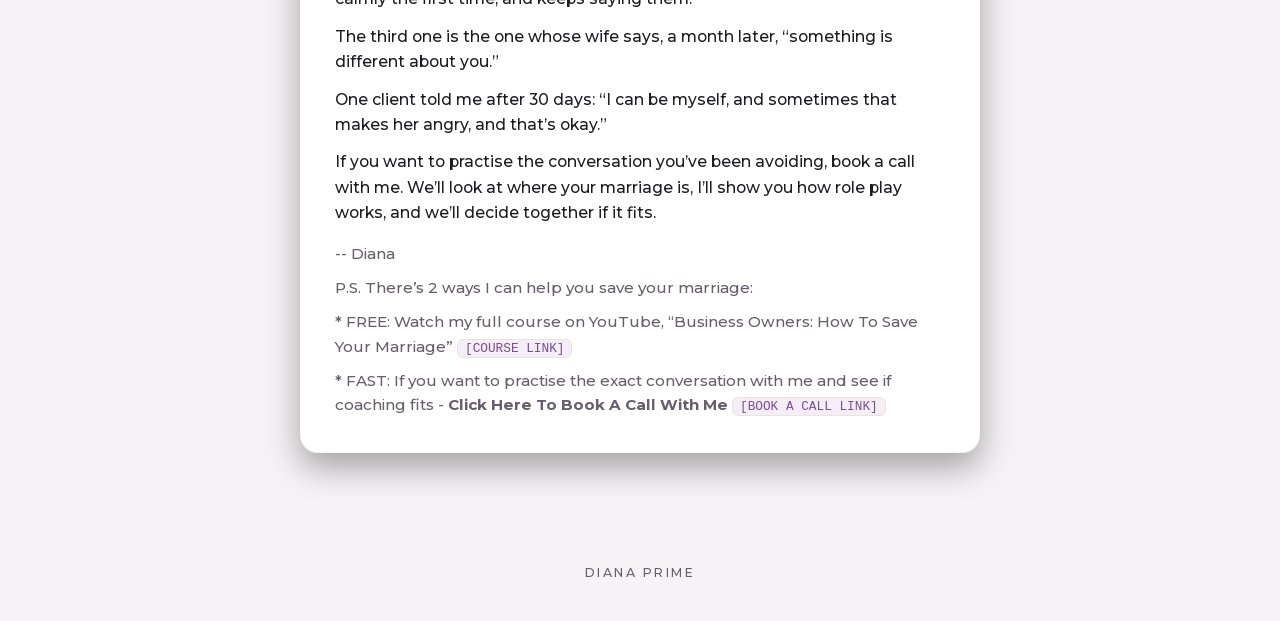
<file: opted-in/index.html>
<!doctype html>
<html lang="en">
<head>
  <meta charset="utf-8" />
  <meta name="viewport" content="width=device-width, initial-scale=1" />
  <title>Opted-in emails · Diana Prime</title>
  <meta name="robots" content="noindex" />
  <script>document.documentElement.className += " js";</script>
  <link rel="icon" href="../assets/img/favicon.png" type="image/png" />
  <link rel="stylesheet" href="../assets/vendor/lenis.css" />
  <link rel="stylesheet" href="../vsl/vsl.css" />
  <link rel="stylesheet" href="../opted-in/opted-in.css?v=2" />
  <link rel="stylesheet" href="../assets/brand.css" />
<script data-topfix>try{if("scrollRestoration" in history)history.scrollRestoration="manual"}catch(e){}addEventListener("load",function(){if(!location.hash){scrollTo(0,0);setTimeout(function(){scrollTo(0,0)},50)}});</script>
</head>
<body>
  <header class="brandbar"><div class="brand"><span class="brand__word">Diana Prime</span></div></header>
  <main class="page">
    <section class="seq">
      <div class="seq__glow" aria-hidden="true"></div>
      <div class="container">
        <header class="seq__intro">
          <p class="seq__eyebrow reveal">Email sequence · D0 to D7</p>
          <h1 class="seq__title reveal" style="--i:1">The opted-in sequence</h1>
        </header>
        <div class="seq__list">
          <article class="email reveal">
            <div class="email__head"><span class="email__tag">01 · Free welcome</span><span class="email__count">Email 1 of 8</span></div>
            <span class="email__sl-label">Subject line</span>
            <h2 class="email__subject">FREE: 7 Things I Learned Coaching 100+ Married Men</h2>
            <p class="email__pv"><b>Preview</b> The first one takes one sentence.</p>
            <div class="email__body"><p>Hey <span class="tok-merge">{FIRST NAME}</span>,</p><p>If you&rsquo;re getting this, it&rsquo;s because you asked for my scripts for the 5 conversations husbands avoid. And if you wanted those, I&rsquo;m pretty sure you&rsquo;ll want this too.</p><p>(And yes, it&rsquo;s free.)</p><p>Over the next 7 days I&rsquo;ll send you one lesson a day: the things I learned coaching over 100 married men through role play.</p><p>For example&hellip;</p><p><b>Say no once, calmly, and then stop talking.</b> Most men say no, then explain it for five minutes until it sounds like a question. A calm, firm no is one sentence.</p><p>That one&rsquo;s on the house ;)</p><p>See you tomorrow for Day 1.</p></div>
            <p class="email__sign">Diana</p>
            
          </article>
          <article class="email reveal">
            <div class="email__head"><span class="email__tag">02 · Three steps</span><span class="email__count">Email 2 of 8</span></div>
            <span class="email__sl-label">Subject line</span>
            <h2 class="email__subject">D1: You&rsquo;re Losing Her Respect Every Time You Say &ldquo;Okay&rdquo;</h2>
            <p class="email__pv"><b>Preview</b> Free: the 3 things I&rsquo;d do instead</p>
            <div class="email__body"><p class="email__h1">Why keeping the peace makes the fights worse</p><p>Most married men I coach keep the peace the same way. She says something they don&rsquo;t agree with, and they say &ldquo;okay.&rdquo;</p><p>And every complaint you swallow doesn&rsquo;t disappear. It comes back later, as a fight about everything.</p><p>So here&rsquo;s what I&rsquo;d do instead, in 3 simple steps:</p><p class="li">Notice the no</p><p class="li">Say it the first time</p><p class="li">Stay calm when she pushes back</p><p>1: Notice the no</p><p>Before you answer her, ask yourself one thing: do I actually agree? If the answer is no, that&rsquo;s the moment that matters.</p><p>2: Say it the first time</p><p>&ldquo;I don&rsquo;t want to do that.&rdquo; Not three days later, and not in a text. Right then, in a normal voice.</p><p>3: Stay calm when she pushes back</p><p>She might be surprised. That&rsquo;s okay. You don&rsquo;t need to win the argument. You need her to see you mean it.</p><p>Notice the no. Say it the first time. Stay calm when she pushes back.</p></div>
            <p class="email__sign">-- Diana</p>
            <p class="ps">P.S. There&rsquo;s 2 ways I can help you save your marriage:</p><p class="ps">* FREE: Watch my full course on YouTube, &ldquo;Business Owners: How To Save Your Marriage&rdquo; <span class="tok-link">[COURSE LINK]</span></p><p class="ps">* FAST: If you want to practise the exact conversation with me and see if coaching fits - <b>Click Here To Book A Call With Me</b> <span class="tok-link">[BOOK A CALL LINK]</span></p>
          </article>
          <article class="email reveal">
            <div class="email__head"><span class="email__tag">03 · Asset drop</span><span class="email__count">Email 3 of 8</span></div>
            <span class="email__sl-label">Subject line</span>
            <h2 class="email__subject">D2: The 5 Conversations Husbands Avoid</h2>
            <p class="email__pv"><b>Preview</b> Free, and you get instant access</p>
            <div class="email__body"><p class="email__h1">The scripts you asked for</p><p>The question I get most from married men is &ldquo;but what do I actually say?&rdquo;</p><p>So I wrote down the exact words for the 5 conversations husbands avoid:</p><p class="asset"><a class="asset__btn" href="#" onclick="return false">GET THE 5 CONVERSATION SCRIPTS</a></p><p>And yes it&rsquo;s free, plus I already have your email, so you&rsquo;ll just get instant access ;)</p><p>TLDR: <span class="tok-link">[ASSET LINK]</span></p></div>
            <p class="email__sign">-- Diana</p>
            <p class="ps">P.S. There&rsquo;s 2 ways I can help you save your marriage:</p><p class="ps">* FREE: Watch my full course on YouTube, &ldquo;Business Owners: How To Save Your Marriage&rdquo; <span class="tok-link">[COURSE LINK]</span></p><p class="ps">* FAST: If you want to practise the exact conversation with me and see if coaching fits - <b>Click Here To Book A Call With Me</b> <span class="tok-link">[BOOK A CALL LINK]</span></p>
          </article>
          <article class="email reveal">
            <div class="email__head"><span class="email__tag">04 · My story</span><span class="email__count">Email 4 of 8</span></div>
            <span class="email__sl-label">Subject line</span>
            <h2 class="email__subject">D3: I Used To Be This Woman</h2>
            <p class="email__pv"><b>Preview</b> Free: what she hears when you swallow it</p>
            <div class="email__body"><p class="email__h1">Why I coach men, not women</p><p>I used to be the wife who ran the marriage.</p><p>I corrected him in front of people. I made the plans, and he went along. He thought saying yes was keeping the peace.</p><p>And the truth is, when I was that woman, I didn&rsquo;t respect the men who just took it.</p><p>That&rsquo;s why I play the wife in my role plays now. I already know what she&rsquo;s going to say, and I know which answers make her respect you more.</p><p>Why it works: you get to hear her words before you hear them at home, and practise the answer when nothing is at stake.</p></div>
            <p class="email__sign">-- Diana</p>
            <p class="ps">P.S. There&rsquo;s 2 ways I can help you save your marriage:</p><p class="ps">* FREE: Watch my full course on YouTube, &ldquo;Business Owners: How To Save Your Marriage&rdquo; <span class="tok-link">[COURSE LINK]</span></p><p class="ps">* FAST: If you want to practise the exact conversation with me and see if coaching fits - <b>Click Here To Book A Call With Me</b> <span class="tok-link">[BOOK A CALL LINK]</span></p>
          </article>
          <article class="email reveal">
            <div class="email__head"><span class="email__tag">05 · Belief shift</span><span class="email__count">Email 5 of 8</span></div>
            <span class="email__sl-label">Subject line</span>
            <h2 class="email__subject">D4: DON&rsquo;T Get Louder</h2>
            <p class="email__pv"><b>Preview</b> Why being firm has nothing to do with volume</p>
            <div class="email__body"><p class="email__h1">Leadership is not dominance</p><p>When a man finally decides to stop asking permission, he usually goes too far the other way. He gets loud, cold, or he starts &ldquo;putting his foot down.&rdquo;</p><p>That&rsquo;s not leading. That&rsquo;s the same fear, just louder.</p><p>You can&rsquo;t lead someone you&rsquo;re afraid of. And she can&rsquo;t lean on a man who only speaks up when he&rsquo;s angry.</p><p>The men I coach who change their marriage fastest are the calmest ones in the room. They say what they want once, and they don&rsquo;t take it back.</p><p>This isn&rsquo;t for the man who wants to win every argument.</p><p>It&rsquo;s for the man who wants his wife to feel safe following him.</p></div>
            <p class="email__sign">-- Diana</p>
            <p class="ps">P.S. There&rsquo;s 2 ways I can help you save your marriage:</p><p class="ps">* FREE: Watch my full course on YouTube, &ldquo;Business Owners: How To Save Your Marriage&rdquo; <span class="tok-link">[COURSE LINK]</span></p><p class="ps">* FAST: If you want to practise the exact conversation with me and see if coaching fits - <b>Click Here To Book A Call With Me</b> <span class="tok-link">[BOOK A CALL LINK]</span></p>
          </article>
          <article class="email reveal">
            <div class="email__head"><span class="email__tag">06 · Three parts</span><span class="email__count">Email 6 of 8</span></div>
            <span class="email__sl-label">Subject line</span>
            <h2 class="email__subject">D5: Turn &ldquo;We Need To Talk&rdquo; Into A Plan [COPY ME]</h2>
            <p class="email__pv"><b>Preview</b> Free: the 3-part way I set up a hard conversation</p>
            <div class="email__body"><p class="email__h1">How to bring something up without it turning into an attack</p><p>Part 1: The opener. &ldquo;There&rsquo;s something that&rsquo;s been bothering me, and I want to talk about it calmly.&rdquo;</p><p>Part 2: The one thing. Say what happened and how it felt, in two sentences. Not a list of everything from the last year.</p><p>Part 3: The ask. &ldquo;Next time, I&rsquo;d like us to&hellip;&rdquo; Then stop, and let her answer.</p><p>Copy it, change the words to fit your marriage, and use it this week.</p></div>
            <p class="email__sign">-- Diana</p>
            <p class="ps">P.S. There&rsquo;s 2 ways I can help you save your marriage:</p><p class="ps">* FREE: Watch my full course on YouTube, &ldquo;Business Owners: How To Save Your Marriage&rdquo; <span class="tok-link">[COURSE LINK]</span></p><p class="ps">* FAST: If you want to practise the exact conversation with me and see if coaching fits - <b>Click Here To Book A Call With Me</b> <span class="tok-link">[BOOK A CALL LINK]</span></p>
          </article>
          <article class="email reveal">
            <div class="email__head"><span class="email__tag">07 · Three ways</span><span class="email__count">Email 7 of 8</span></div>
            <span class="email__sl-label">Subject line</span>
            <h2 class="email__subject">D6: The Most EFFECTIVE Way To Stop Fights From Spiraling</h2>
            <p class="email__pv"><b>Preview</b> Hint: it&rsquo;s not staying quiet</p>
            <div class="email__body"><p class="email__h1">3 ways to keep a fight from turning into old history</p><p>1. Talk about today. The second you bring up what happened two years ago, she will too.</p><p>2. Slow down. When your voice gets faster, hers does too. Say less, and say it slower.</p><p>3. End with a next step. &ldquo;So next time, we&rsquo;ll&hellip;&rdquo; A fight that ends with a plan doesn&rsquo;t need to happen again.</p></div>
            <p class="email__sign">-- Diana</p>
            <p class="ps">P.S. There&rsquo;s 2 ways I can help you save your marriage:</p><p class="ps">* FREE: Watch my full course on YouTube, &ldquo;Business Owners: How To Save Your Marriage&rdquo; <span class="tok-link">[COURSE LINK]</span></p><p class="ps">* FAST: If you want to practise the exact conversation with me and see if coaching fits - <b>Click Here To Book A Call With Me</b> <span class="tok-link">[BOOK A CALL LINK]</span></p>
          </article>
          <article class="email reveal">
            <div class="email__head"><span class="email__tag">08 · Three types</span><span class="email__count">Email 8 of 8</span></div>
            <span class="email__sl-label">Subject line</span>
            <h2 class="email__subject">D7: Do This BEFORE You Decide Your Marriage Can&rsquo;t Change</h2>
            <p class="email__pv"><b>Preview</b> The last free lesson of the week</p>
            <div class="email__body"><p class="email__h1">The 3 types of husbands I see</p><p>As promised, one lesson a day for 7 days. Here&rsquo;s the last one.</p><p><b>1. The husband who waits.</b> He&rsquo;s sure it will get better when work calms down. It rarely does, because the problem isn&rsquo;t work.</p><p><b>2. The husband who explodes.</b> He holds it in for weeks, then says everything at once. She only remembers the explosion.</p><p><b>3. The husband who practises.</b> He learns the exact words, says them calmly the first time, and keeps saying them.</p><p>The third one is the one whose wife says, a month later, &ldquo;something is different about you.&rdquo;</p><p>One client told me after 30 days: &ldquo;I can be myself, and sometimes that makes her angry, and that&rsquo;s okay.&rdquo;</p><p>If you want to practise the conversation you&rsquo;ve been avoiding, book a call with me. We&rsquo;ll look at where your marriage is, I&rsquo;ll show you how role play works, and we&rsquo;ll decide together if it fits.</p></div>
            <p class="email__sign">-- Diana</p>
            <p class="ps">P.S. There&rsquo;s 2 ways I can help you save your marriage:</p><p class="ps">* FREE: Watch my full course on YouTube, &ldquo;Business Owners: How To Save Your Marriage&rdquo; <span class="tok-link">[COURSE LINK]</span></p><p class="ps">* FAST: If you want to practise the exact conversation with me and see if coaching fits - <b>Click Here To Book A Call With Me</b> <span class="tok-link">[BOOK A CALL LINK]</span></p>
          </article>
        </div>
      </div>
    </section>
  </main>
  <footer class="brandfoot"><div class="brand"><span class="brand__word">Diana Prime</span></div></footer>
  <script src="../assets/vendor/lenis.min.js"></script>
  <script src="../vsl/vsl.js"></script>
</body>
</html>
</file>
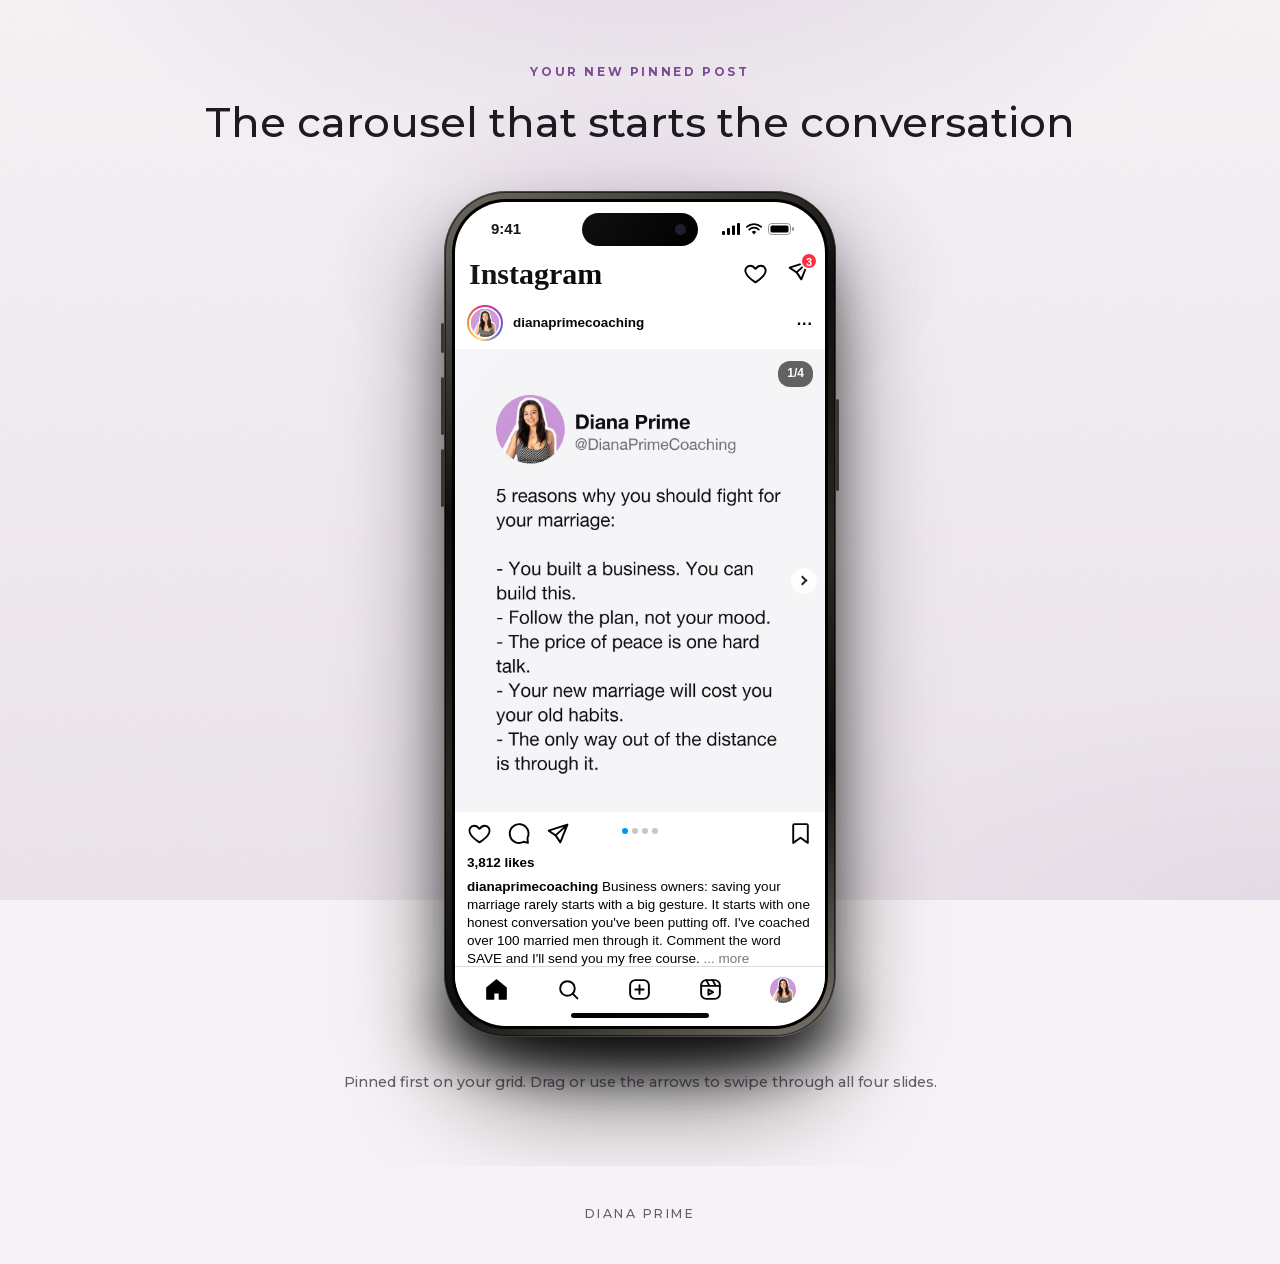
<file: pinned-post/index.html>
<!doctype html>
<html lang="en">
<head>
  <meta charset="utf-8" />
  <meta name="viewport" content="width=device-width, initial-scale=1" />
  <title>Pinned carousel · Diana Prime</title>
  <meta name="robots" content="noindex" />
  <script>document.documentElement.className += " js";</script>
  <link rel="icon" href="../assets/img/favicon.png" type="image/png" />
  <link rel="stylesheet" href="../vsl/vsl.css" />
  <link rel="stylesheet" href="../assets/brand.css" />
  <link rel="stylesheet" href="../assets/phone.css" />
<script data-topfix>try{if("scrollRestoration" in history)history.scrollRestoration="manual"}catch(e){}addEventListener("load",function(){if(!location.hash){scrollTo(0,0);setTimeout(function(){scrollTo(0,0)},50)}});</script>
</head>
<body>
  <main class="page">
    <section class="sa">
      <div class="sa__glow" aria-hidden="true"></div>
      <div class="sa__intro">
        <p class="eyebrow reveal">Your new pinned post</p>
        <h1 class="sa__title reveal" style="--i:1">The carousel that starts the conversation</h1>
      </div>
      <div class="stage">
        <div class="phone-wrap reveal rv" id="pw">
          <div class="iphone">
            <span class="btn-side l" style="top:132px;height:30px"></span><span class="btn-side l" style="top:186px;height:58px"></span><span class="btn-side l" style="top:258px;height:58px"></span><span class="btn-side r" style="top:208px;height:92px"></span>
            <div class="screen">
              <div class="status"><span>9:41</span><span class="island"></span><span class="ic"><svg viewBox="0 0 18 12"><rect x="0" y="8" width="3" height="4" rx="1" fill="#000"/><rect x="5" y="5" width="3" height="7" rx="1" fill="#000"/><rect x="10" y="2.5" width="3" height="9.5" rx="1" fill="#000"/><rect x="15" y="0" width="3" height="12" rx="1" fill="#000"/></svg><svg viewBox="0 0 16 12"><path d="M8 11.5l2.2-2.6a3.2 3.2 0 0 0-4.4 0z" fill="#000"/><path d="M3.2 6.6a6.8 6.8 0 0 1 9.6 0" stroke="#000" stroke-width="1.8" fill="none" stroke-linecap="round"/><path d="M.8 3.9a10.5 10.5 0 0 1 14.4 0" stroke="#000" stroke-width="1.8" fill="none" stroke-linecap="round"/></svg><svg viewBox="0 0 27 12"><rect x=".5" y=".5" width="22" height="11" rx="3.2" fill="none" stroke="#000" opacity=".4"/><rect x="2.5" y="2.5" width="18" height="7" rx="1.6" fill="#000"/><rect x="24" y="4" width="2" height="4" rx="1" fill="#000" opacity=".4"/></svg></span></div>
              <div class="ig-top"><span class="ig-logo">Instagram</span><span class="ic"><svg viewBox="0 0 24 24"><path d="M12 20.5s-7.5-4.6-9.3-9.2C1.4 8 3.4 4.5 7 4.5c2.1 0 3.6 1.2 5 3 1.4-1.8 2.9-3 5-3 3.6 0 5.6 3.5 4.3 6.8-1.8 4.6-9.3 9.2-9.3 9.2z"/></svg><span style="position:relative"><svg viewBox="0 0 24 24"><path d="M21.5 3.5L10.2 13.8M21.5 3.5l-6.8 17-4.5-6.7-6.7-4.5z"/></svg><span class="ig-badge">3</span></span></span></div>
              <div class="feed">
                <div class="post-head"><span class="avatar-ring"><img src="../assets/img/pfp.jpg" alt="" /></span><span class="who"><b>dianaprimecoaching</b></span><span class="dots3">&middot;&middot;&middot;</span></div>
                <div class="post-media post-media--car"><div class="ctrack" id="ctrack"><img src="../assets/img/post/p1.jpg?v=3" alt="Slide 1" draggable="false" /><img src="../assets/img/post/p2.jpg?v=3" alt="Slide 2" draggable="false" /><img src="../assets/img/post/p3.jpg?v=3" alt="Slide 3" draggable="false" /><img src="../assets/img/post/p4.jpg?v=3" alt="Slide 4" draggable="false" /></div><button class="cnav prev" id="cprev" type="button" aria-label="Previous" disabled></button><button class="cnav next" id="cnext" type="button" aria-label="Next"></button><span class="ig-count"><span id="ccur">1</span>/4</span></div>
                <div class="actions"><svg viewBox="0 0 24 24"><path d="M12 20.5s-7.5-4.6-9.3-9.2C1.4 8 3.4 4.5 7 4.5c2.1 0 3.6 1.2 5 3 1.4-1.8 2.9-3 5-3 3.6 0 5.6 3.5 4.3 6.8-1.8 4.6-9.3 9.2-9.3 9.2z"/></svg><svg viewBox="0 0 24 24"><path d="M20.6 16.2A9 9 0 1 0 17 19.9L21 21z"/></svg><svg viewBox="0 0 24 24"><path d="M21.5 3.5L10.2 13.8M21.5 3.5l-6.8 17-4.5-6.7-6.7-4.5z"/></svg><span class="cdots" id="cdots"><span class="on"></span><span></span><span></span><span></span></span><span class="spacer"></span><svg viewBox="0 0 24 24"><path d="M19 21l-7-5-7 5V4a1 1 0 0 1 1-1h12a1 1 0 0 1 1 1z"/></svg></div>
                <p class="likes">3,812 likes</p>
                <p class="caption"><b>dianaprimecoaching</b> Business owners: saving your marriage rarely starts with a big gesture. It starts with one honest conversation you've been putting off. I've coached over 100 married men through it. Comment the word SAVE and I'll send you my free course. <span class="more">... more</span></p>
                <p class="comments">View all 312 comments</p>
                <p class="stamp">2 hours ago</p>
              </div>
              <div class="tabbar"><svg viewBox="0 0 24 24"><path d="M3 10.5L12 3l9 7.5V21h-6v-6H9v6H3z" fill="#000"/></svg><svg viewBox="0 0 24 24"><circle cx="11" cy="11" r="7"/><path d="M20.5 20.5l-4.5-4.5"/></svg><svg viewBox="0 0 24 24"><rect x="3" y="3" width="18" height="18" rx="5"/><path d="M12 8v8M8 12h8"/></svg><svg viewBox="0 0 24 24"><rect x="3" y="3" width="18" height="18" rx="5"/><path d="M3 8.5h18M8 3l3 5.5M14 3l3 5.5M10 12v5l4.5-2.5z"/></svg><img class="me" src="../assets/img/pfp.jpg" alt="" /></div>
              <div class="homebar"></div>
            </div>
          </div>
          
        </div>
      </div>
      <p class="hint">Pinned first on your grid. Drag or use the arrows to swipe through all four slides.</p>
    </section>
  </main>
  <footer class="brandfoot">
    <div class="brand">
      
      <span class="brand__word">Diana Prime</span>
    </div>
  </footer>
  <script src="../vsl/vsl.js"></script>
  <script>
(function(){var t=document.getElementById("ctrack"),p=document.getElementById("cprev"),n=document.getElementById("cnext"),c=document.getElementById("ccur"),d=document.querySelectorAll("#cdots span"),w=document.getElementById("pw");
function cur(){return Math.round(t.scrollLeft/t.clientWidth);}
function upd(){var i=cur();c.textContent=i+1;p.disabled=i===0;n.disabled=i===3;d.forEach(function(s,k){s.classList.toggle("on",k===i)});if(i>0)w.classList.add("swiped");}
function go(i){t.scrollTo({left:i*t.clientWidth,behavior:"smooth"});}
p.onclick=function(){go(cur()-1)};n.onclick=function(){go(cur()+1)};t.addEventListener("scroll",function(){requestAnimationFrame(upd)});
document.addEventListener("keydown",function(e){if(e.key==="ArrowRight")go(cur()+1);if(e.key==="ArrowLeft")go(cur()-1);});
var down=false,sx=0,sl=0;t.addEventListener("pointerdown",function(e){if(e.pointerType!=="mouse")return;down=true;sx=e.clientX;sl=t.scrollLeft;t.style.scrollSnapType="none";});
window.addEventListener("pointermove",function(e){if(down)t.scrollLeft=sl-(e.clientX-sx);});
window.addEventListener("pointerup",function(e){if(!down)return;down=false;t.style.scrollSnapType="";var dx=e.clientX-sx;var i=Math.round(sl/t.clientWidth)+(dx<-40?1:dx>40?-1:0);go(Math.max(0,Math.min(9,i)));});})();
</script>
</body>
</html>
</file>
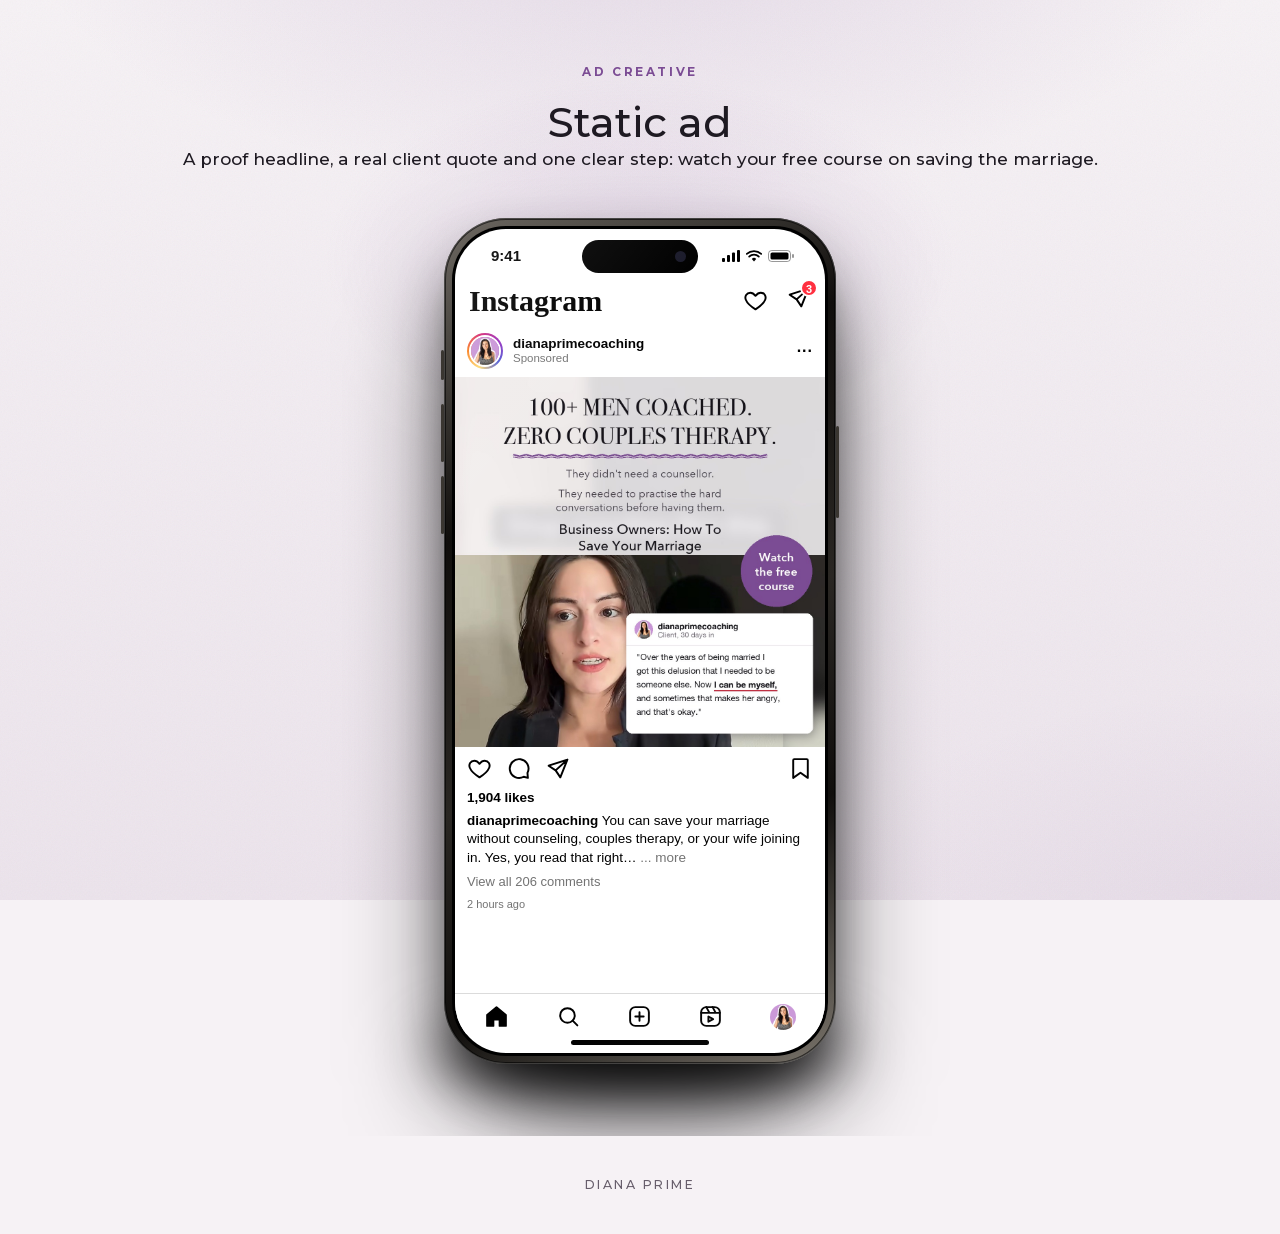
<file: static-ad/index.html>
<!doctype html>
<html lang="en">
<head>
  <meta charset="utf-8" />
  <meta name="viewport" content="width=device-width, initial-scale=1" />
  <title>Static ad · Diana Prime</title>
  <meta name="robots" content="noindex" />
  <script>document.documentElement.className += " js";</script>
  <link rel="icon" href="../assets/img/favicon.png" type="image/png" />
  <link rel="stylesheet" href="../vsl/vsl.css" />
  <link rel="stylesheet" href="../assets/brand.css" />
  <link rel="stylesheet" href="../assets/phone.css" />
</head>
<body>
  <main class="page">
    <section class="sa">
      <div class="sa__glow" aria-hidden="true"></div>
      <div class="sa__intro">
        <p class="eyebrow reveal">Ad creative</p>
        <h1 class="sa__title reveal" style="--i:1">Static ad</h1>
        <p class="sa__note reveal" style="--i:2">A proof headline, a real client quote and one clear step: watch your free course on saving the marriage.</p>
      </div>
      <div class="stage">
        <div class="phone-wrap reveal rv" id="pw">
          <div class="iphone">
            <span class="btn-side l" style="top:132px;height:30px"></span><span class="btn-side l" style="top:186px;height:58px"></span><span class="btn-side l" style="top:258px;height:58px"></span><span class="btn-side r" style="top:208px;height:92px"></span>
            <div class="screen">
              <div class="status"><span>9:41</span><span class="island"></span><span class="ic"><svg viewBox="0 0 18 12"><rect x="0" y="8" width="3" height="4" rx="1" fill="#000"/><rect x="5" y="5" width="3" height="7" rx="1" fill="#000"/><rect x="10" y="2.5" width="3" height="9.5" rx="1" fill="#000"/><rect x="15" y="0" width="3" height="12" rx="1" fill="#000"/></svg><svg viewBox="0 0 16 12"><path d="M8 11.5l2.2-2.6a3.2 3.2 0 0 0-4.4 0z" fill="#000"/><path d="M3.2 6.6a6.8 6.8 0 0 1 9.6 0" stroke="#000" stroke-width="1.8" fill="none" stroke-linecap="round"/><path d="M.8 3.9a10.5 10.5 0 0 1 14.4 0" stroke="#000" stroke-width="1.8" fill="none" stroke-linecap="round"/></svg><svg viewBox="0 0 27 12"><rect x=".5" y=".5" width="22" height="11" rx="3.2" fill="none" stroke="#000" opacity=".4"/><rect x="2.5" y="2.5" width="18" height="7" rx="1.6" fill="#000"/><rect x="24" y="4" width="2" height="4" rx="1" fill="#000" opacity=".4"/></svg></span></div>
              <div class="ig-top"><span class="ig-logo">Instagram</span><span class="ic"><svg viewBox="0 0 24 24"><path d="M12 20.5s-7.5-4.6-9.3-9.2C1.4 8 3.4 4.5 7 4.5c2.1 0 3.6 1.2 5 3 1.4-1.8 2.9-3 5-3 3.6 0 5.6 3.5 4.3 6.8-1.8 4.6-9.3 9.2-9.3 9.2z"/></svg><span style="position:relative"><svg viewBox="0 0 24 24"><path d="M21.5 3.5L10.2 13.8M21.5 3.5l-6.8 17-4.5-6.7-6.7-4.5z"/></svg><span class="ig-badge">3</span></span></span></div>
              <div class="feed">
                <div class="post-head"><span class="avatar-ring"><img src="../assets/img/profile/pfp.jpg" alt="" /></span><span class="who"><b>dianaprimecoaching</b><small>Sponsored</small></span><span class="dots3">&middot;&middot;&middot;</span></div>
                <a class="post-media" href="../video/" target="_blank" rel="noopener"><img src="../assets/img/ads/static-ad.jpg?v=4" alt="Static ad: Diana Prime" /></a>
                <div class="actions"><svg viewBox="0 0 24 24"><path d="M12 20.5s-7.5-4.6-9.3-9.2C1.4 8 3.4 4.5 7 4.5c2.1 0 3.6 1.2 5 3 1.4-1.8 2.9-3 5-3 3.6 0 5.6 3.5 4.3 6.8-1.8 4.6-9.3 9.2-9.3 9.2z"/></svg><svg viewBox="0 0 24 24"><path d="M20.6 16.2A9 9 0 1 0 17 19.9L21 21z"/></svg><svg viewBox="0 0 24 24"><path d="M21.5 3.5L10.2 13.8M21.5 3.5l-6.8 17-4.5-6.7-6.7-4.5z"/></svg><span class="spacer"></span><svg viewBox="0 0 24 24"><path d="M19 21l-7-5-7 5V4a1 1 0 0 1 1-1h12a1 1 0 0 1 1 1z"/></svg></div>
                <p class="likes">1,904 likes</p>
                <p class="caption"><b>dianaprimecoaching</b> You can save your marriage without counseling, couples therapy, or your wife joining in. Yes, you read that right&hellip; <span class="more">... more</span></p>
                <p class="comments">View all 206 comments</p>
                <p class="stamp">2 hours ago</p>
              </div>
              <div class="tabbar"><svg viewBox="0 0 24 24"><path d="M3 10.5L12 3l9 7.5V21h-6v-6H9v6H3z" fill="#000"/></svg><svg viewBox="0 0 24 24"><circle cx="11" cy="11" r="7"/><path d="M20.5 20.5l-4.5-4.5"/></svg><svg viewBox="0 0 24 24"><rect x="3" y="3" width="18" height="18" rx="5"/><path d="M12 8v8M8 12h8"/></svg><svg viewBox="0 0 24 24"><rect x="3" y="3" width="18" height="18" rx="5"/><path d="M3 8.5h18M8 3l3 5.5M14 3l3 5.5M10 12v5l4.5-2.5z"/></svg><img class="me" src="../assets/img/profile/pfp.jpg" alt="" /></div>
              <div class="homebar"></div>
            </div>
          </div>
          
        </div>
      </div>
      
    </section>
  </main>
  <footer class="brandfoot">
    <div class="brand">
      <span class="brand__word">Diana Prime</span>
    </div>
  </footer>
  <script src="../vsl/vsl.js"></script>
  
</body>
</html>
</file>
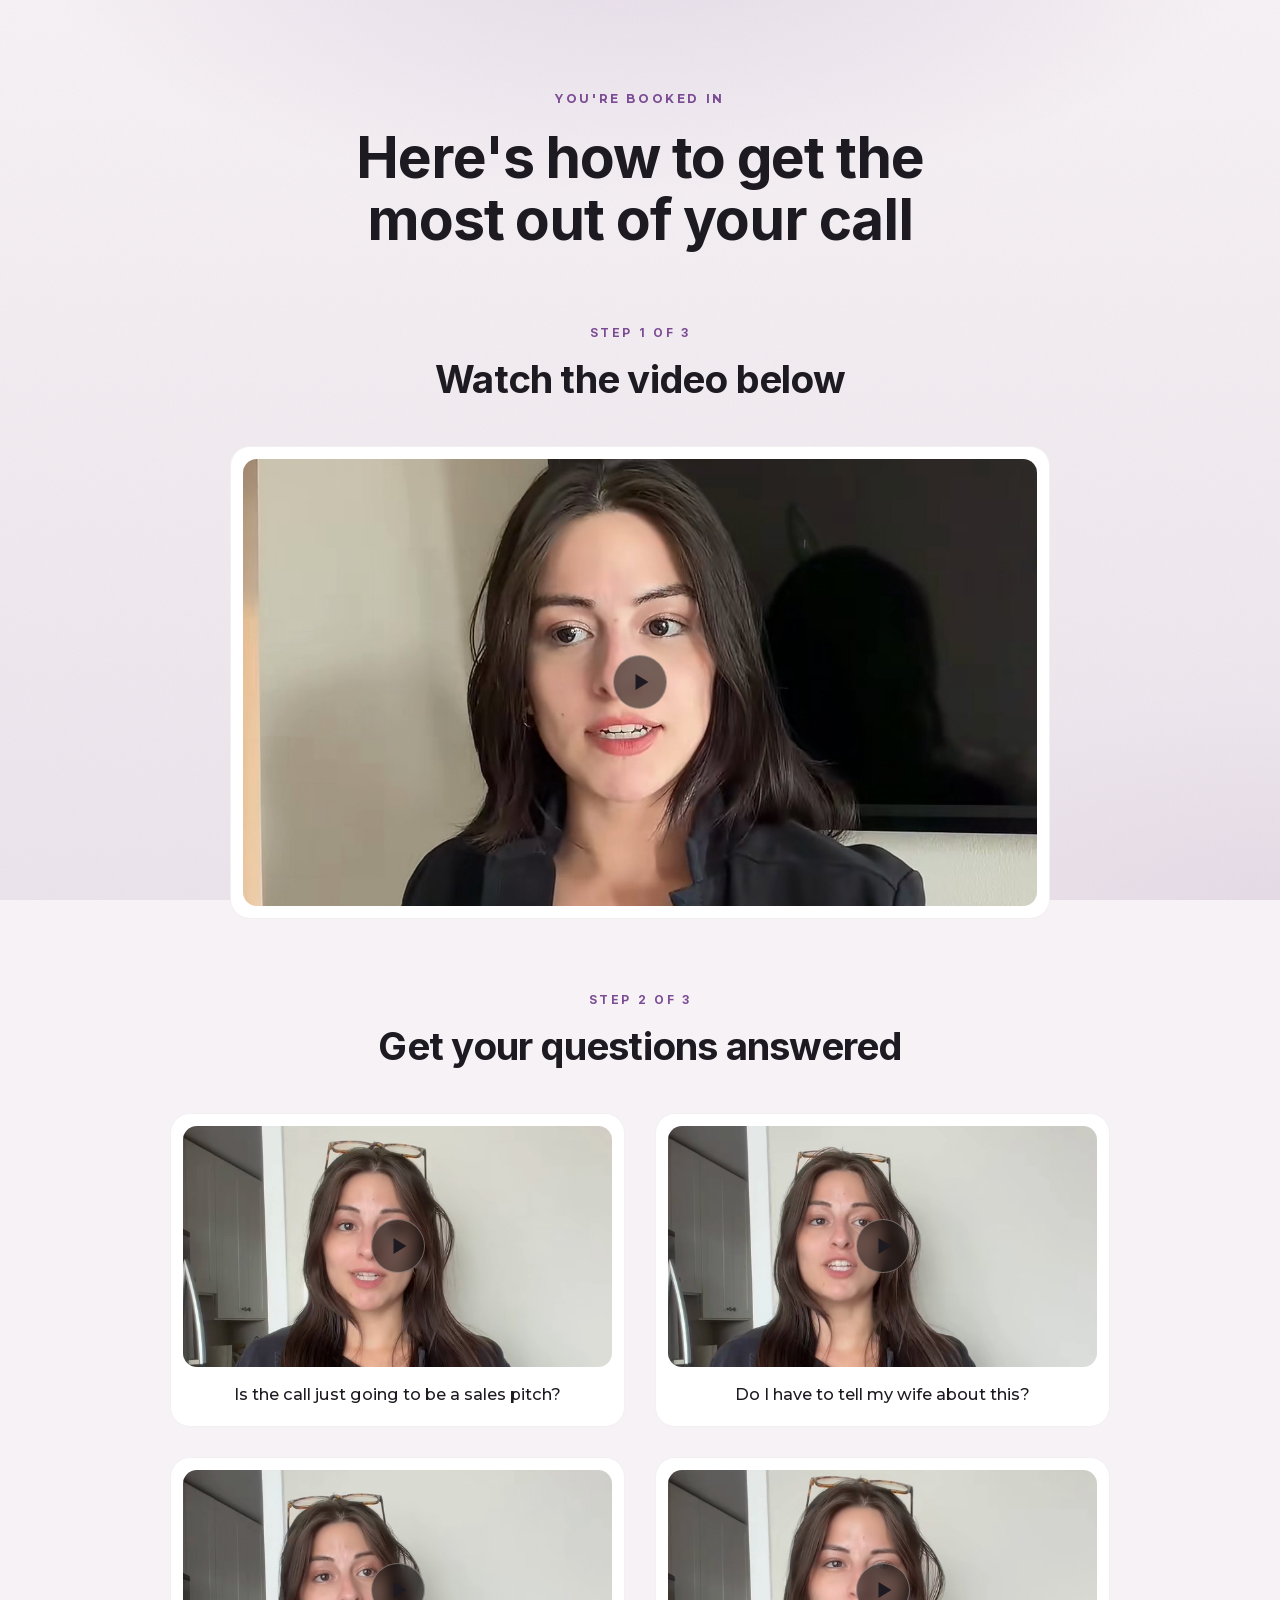
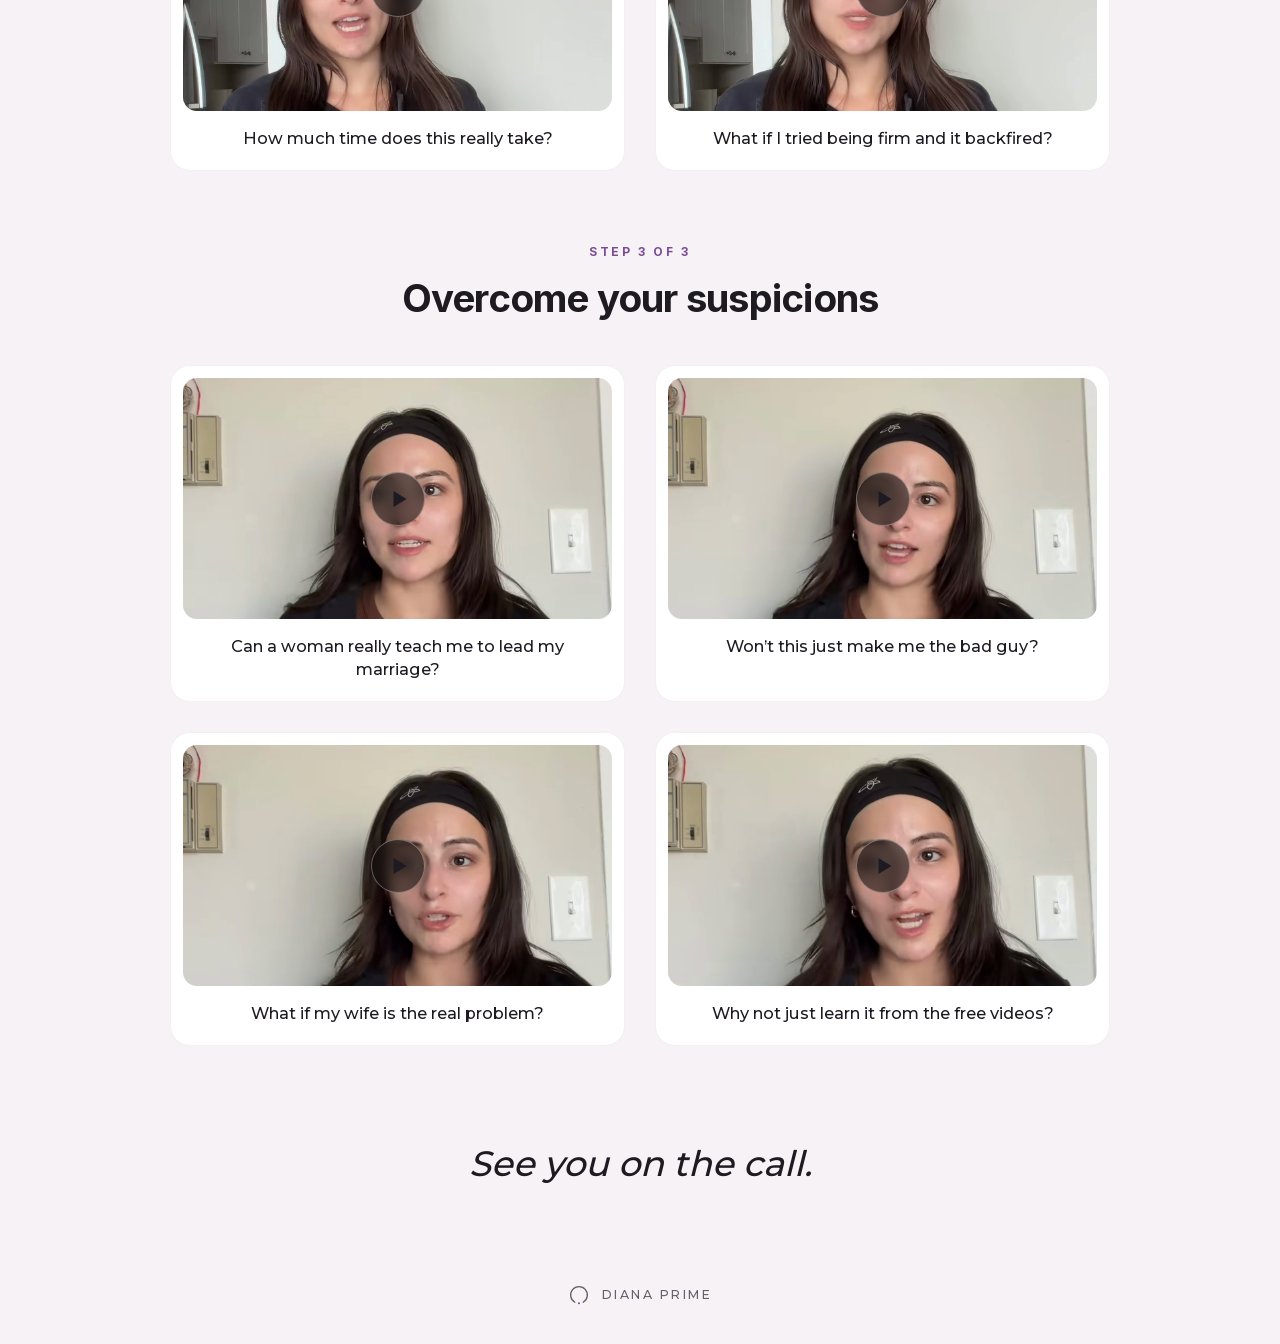
<file: thank-you/index.html>
<!doctype html>
<html lang="en">
<head>
  <meta charset="utf-8" />
  <meta name="viewport" content="width=device-width, initial-scale=1" />
  <title>You're booked in · Diana Prime</title>
  <meta name="robots" content="noindex" />
  <script>document.documentElement.className += " js";</script>
  <link rel="icon" href="../assets/img/favicon.png" type="image/png" />
  <link rel="apple-touch-icon" href="../assets/img/apple-touch-icon.png" />
  <link rel="stylesheet" href="../assets/vendor/lenis.css" />
  <link rel="stylesheet" href="../vsl/vsl.css" />
  <link rel="stylesheet" href="../assets/brand.css" />
<link href="https://fonts.googleapis.com/css2?family=Inter:wght@400;500;600;700&display=swap" rel="stylesheet" />
<style>@font-face{font-family:"SF Pro Display Bold";src:url("https://framerusercontent.com/assets/e2xSj9IcJ8dsIvELAZDx3LfWno.woff2");font-display:swap;font-weight:700}
body{font-family:Inter,-apple-system,sans-serif}h1,h2,h3{font-family:"SF Pro Display Bold",Inter,-apple-system,sans-serif!important;font-weight:700!important;font-style:normal!important;letter-spacing:-.01em}</style>
</head>
<body>
  <main class="page">
    <section class="hero" style="padding-bottom:0">
      <p class="eyebrow hero__eyebrow">You're booked in</p>
      <h1 class="hero__title">Here's how to get the most out of your call</h1>
    </section>

    <div class="container">
      <!-- Step 1 · welcome video (video X: one unique frame) -->
      <section class="ty-step">
        <p class="ty-step__label reveal">Step 1 of 3</p>
        <h2 class="ty-step__title reveal" style="--i:1">Watch the video below</h2>
        
        <figure class="ccard ccard--hero reveal reveal--pop" style="--i:2">
          <span class="ccard__thumb"><img src="../assets/img/thankyou/welcome.jpg" alt="Welcome video from Diana" /><span class="ccard__play" aria-hidden="true"></span></span>
        </figure>
      </section>

      <!-- Step 2 · breakouts (video Y: frames from one sitting) -->
      <section class="ty-step">
        <p class="ty-step__label reveal">Step 2 of 3</p>
        <h2 class="ty-step__title reveal" style="--i:1">Get your questions answered</h2>
        <div class="grid2">
          <figure class="ccard reveal reveal--pop" style="--i:0">
            <span class="ccard__thumb"><img src="../assets/img/thankyou/q1.jpg" alt="" loading="lazy" /><span class="ccard__play" aria-hidden="true"></span></span>
            <figcaption class="ccard__cap" style="padding-top:16px">Is the call just going to be a sales pitch?</figcaption>
          </figure>
          <figure class="ccard reveal reveal--pop" style="--i:1">
            <span class="ccard__thumb"><img src="../assets/img/thankyou/q2.jpg" alt="" loading="lazy" /><span class="ccard__play" aria-hidden="true"></span></span>
            <figcaption class="ccard__cap" style="padding-top:16px">Do I have to tell my wife about this?</figcaption>
          </figure>
          <figure class="ccard reveal reveal--pop" style="--i:2">
            <span class="ccard__thumb"><img src="../assets/img/thankyou/q3.jpg" alt="" loading="lazy" /><span class="ccard__play" aria-hidden="true"></span></span>
            <figcaption class="ccard__cap" style="padding-top:16px">How much time does this really take?</figcaption>
          </figure>
          <figure class="ccard reveal reveal--pop" style="--i:3">
            <span class="ccard__thumb"><img src="../assets/img/thankyou/q4.jpg" alt="" loading="lazy" /><span class="ccard__play" aria-hidden="true"></span></span>
            <figcaption class="ccard__cap" style="padding-top:16px">What if I tried being firm and it backfired?</figcaption>
          </figure>
        </div>
      </section>

      <!-- Step 3 · due diligence (video Z: frames from one other sitting) -->
      <section class="ty-step">
        <p class="ty-step__label reveal">Step 3 of 3</p>
        <h2 class="ty-step__title reveal" style="--i:1">Overcome your suspicions</h2>
        <div class="grid2">
          <figure class="ccard reveal reveal--pop" style="--i:0">
            <span class="ccard__thumb"><img src="../assets/img/thankyou/s1.jpg" alt="" loading="lazy" /><span class="ccard__play" aria-hidden="true"></span></span>
            <figcaption class="ccard__cap" style="padding-top:16px">Can a woman really teach me to lead my marriage?</figcaption>
          </figure>
          <figure class="ccard reveal reveal--pop" style="--i:1">
            <span class="ccard__thumb"><img src="../assets/img/thankyou/s2.jpg" alt="" loading="lazy" /><span class="ccard__play" aria-hidden="true"></span></span>
            <figcaption class="ccard__cap" style="padding-top:16px">Won&rsquo;t this just make me the bad guy?</figcaption>
          </figure>
          <figure class="ccard reveal reveal--pop" style="--i:2">
            <span class="ccard__thumb"><img src="../assets/img/thankyou/s3.jpg" alt="" loading="lazy" /><span class="ccard__play" aria-hidden="true"></span></span>
            <figcaption class="ccard__cap" style="padding-top:16px">What if my wife is the real problem?</figcaption>
          </figure>
          <figure class="ccard reveal reveal--pop" style="--i:3">
            <span class="ccard__thumb"><img src="../assets/img/thankyou/s4.jpg" alt="" loading="lazy" /><span class="ccard__play" aria-hidden="true"></span></span>
            <figcaption class="ccard__cap" style="padding-top:16px">Why not just learn it from the free videos?</figcaption>
          </figure>
        </div>
      </section>

      <p class="ty__signoff reveal">See you on the call.</p>
    </div>
  </main>

  <footer class="brandfoot">
    <div class="brand">
      <svg class="seal" viewBox="0 0 100 100" aria-hidden="true"><path class="seal__arc" d="M31 82.9 A38 38 0 1 1 69 82.9" /><circle class="seal__dot" cx="50" cy="88" r="4.6" /></svg>
      <span class="brand__word">Diana Prime</span>
    </div>
  </footer>

  <script src="../assets/vendor/lenis.min.js"></script>
  <script src="../vsl/vsl.js"></script>
</body>
</html>
</file>
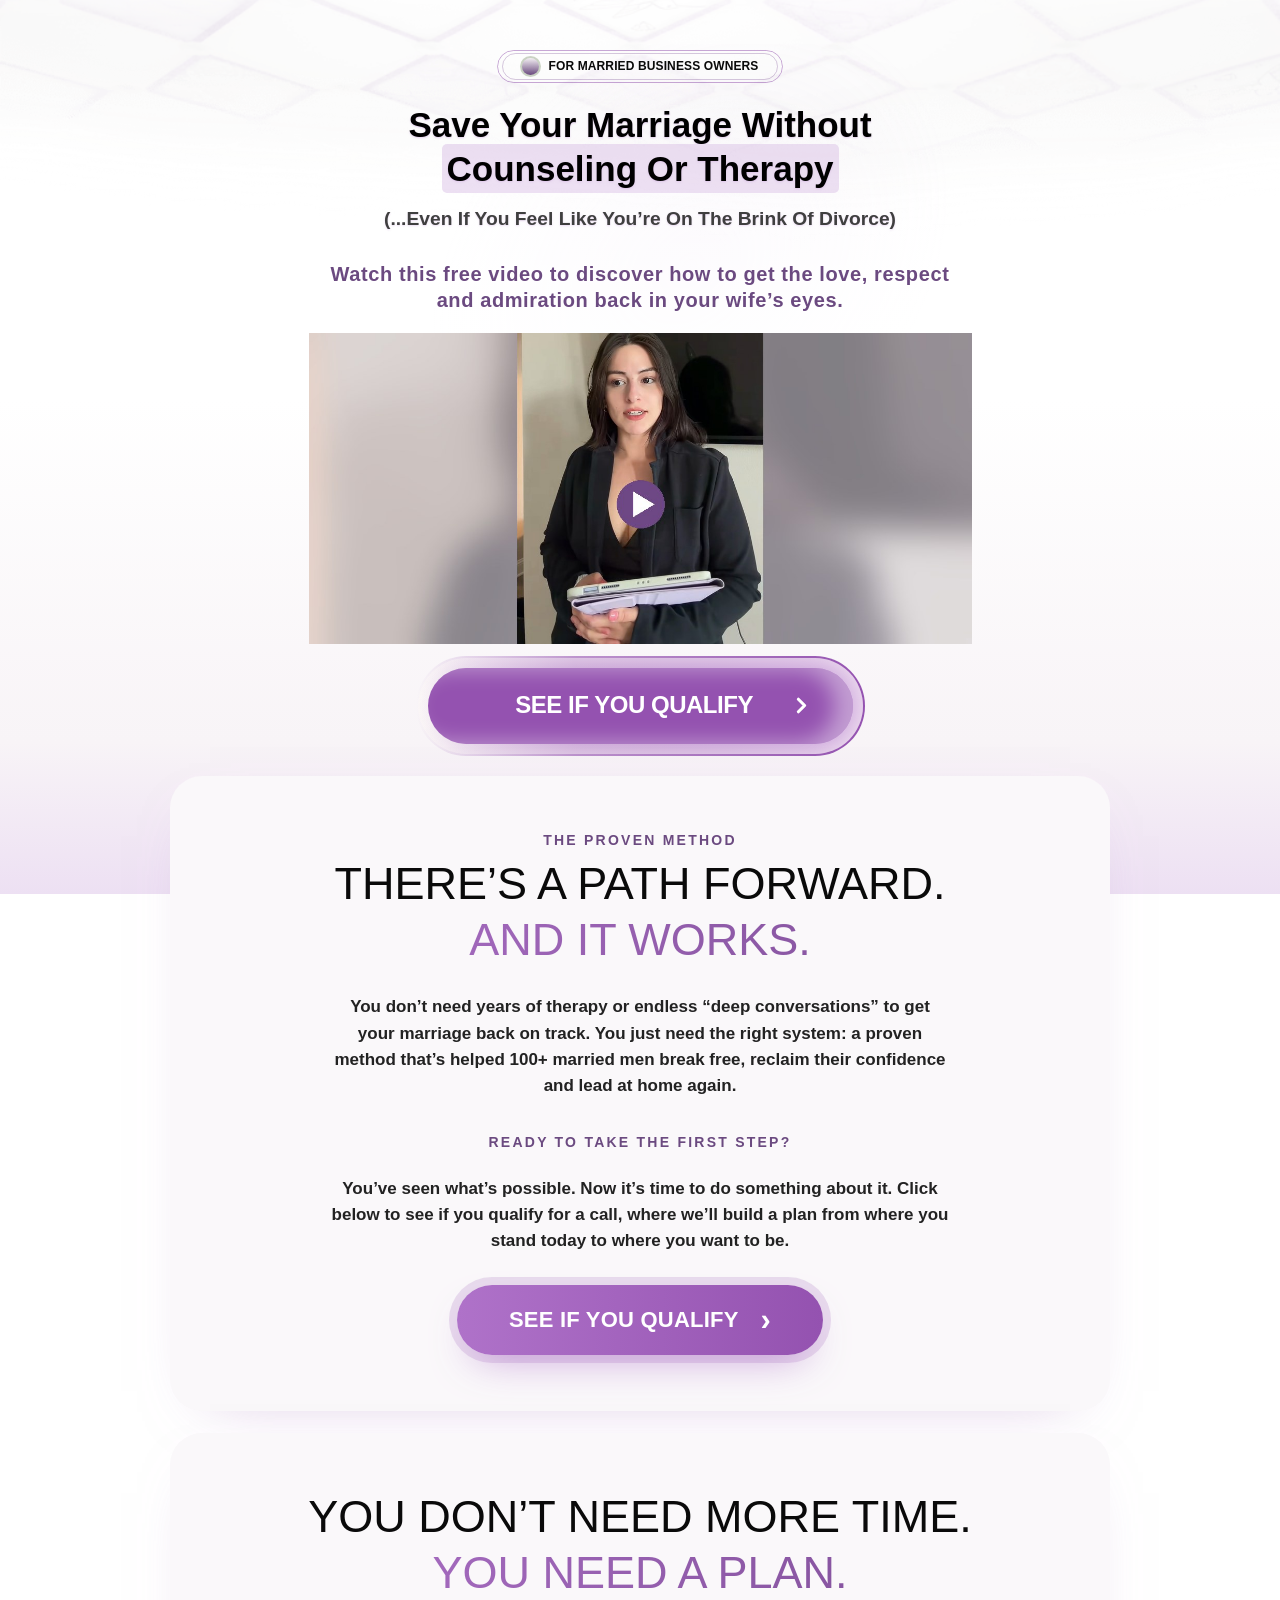
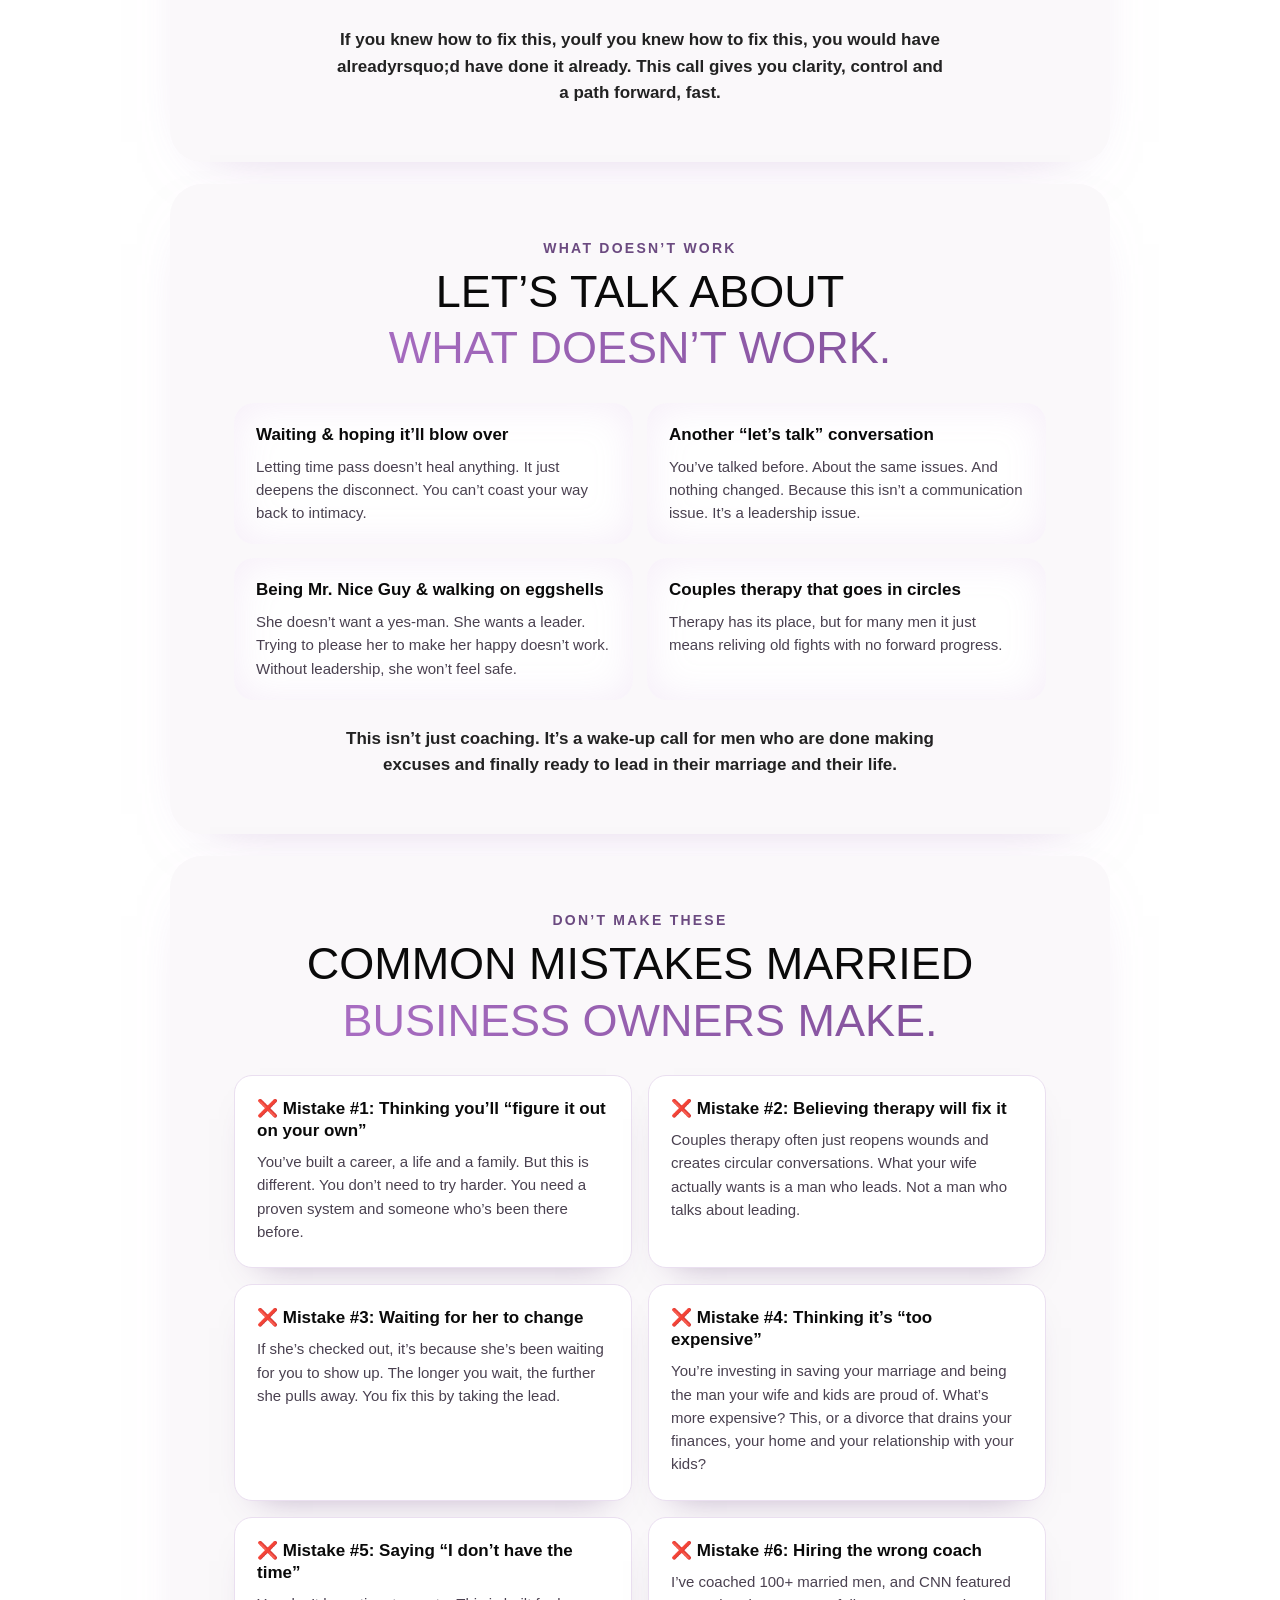
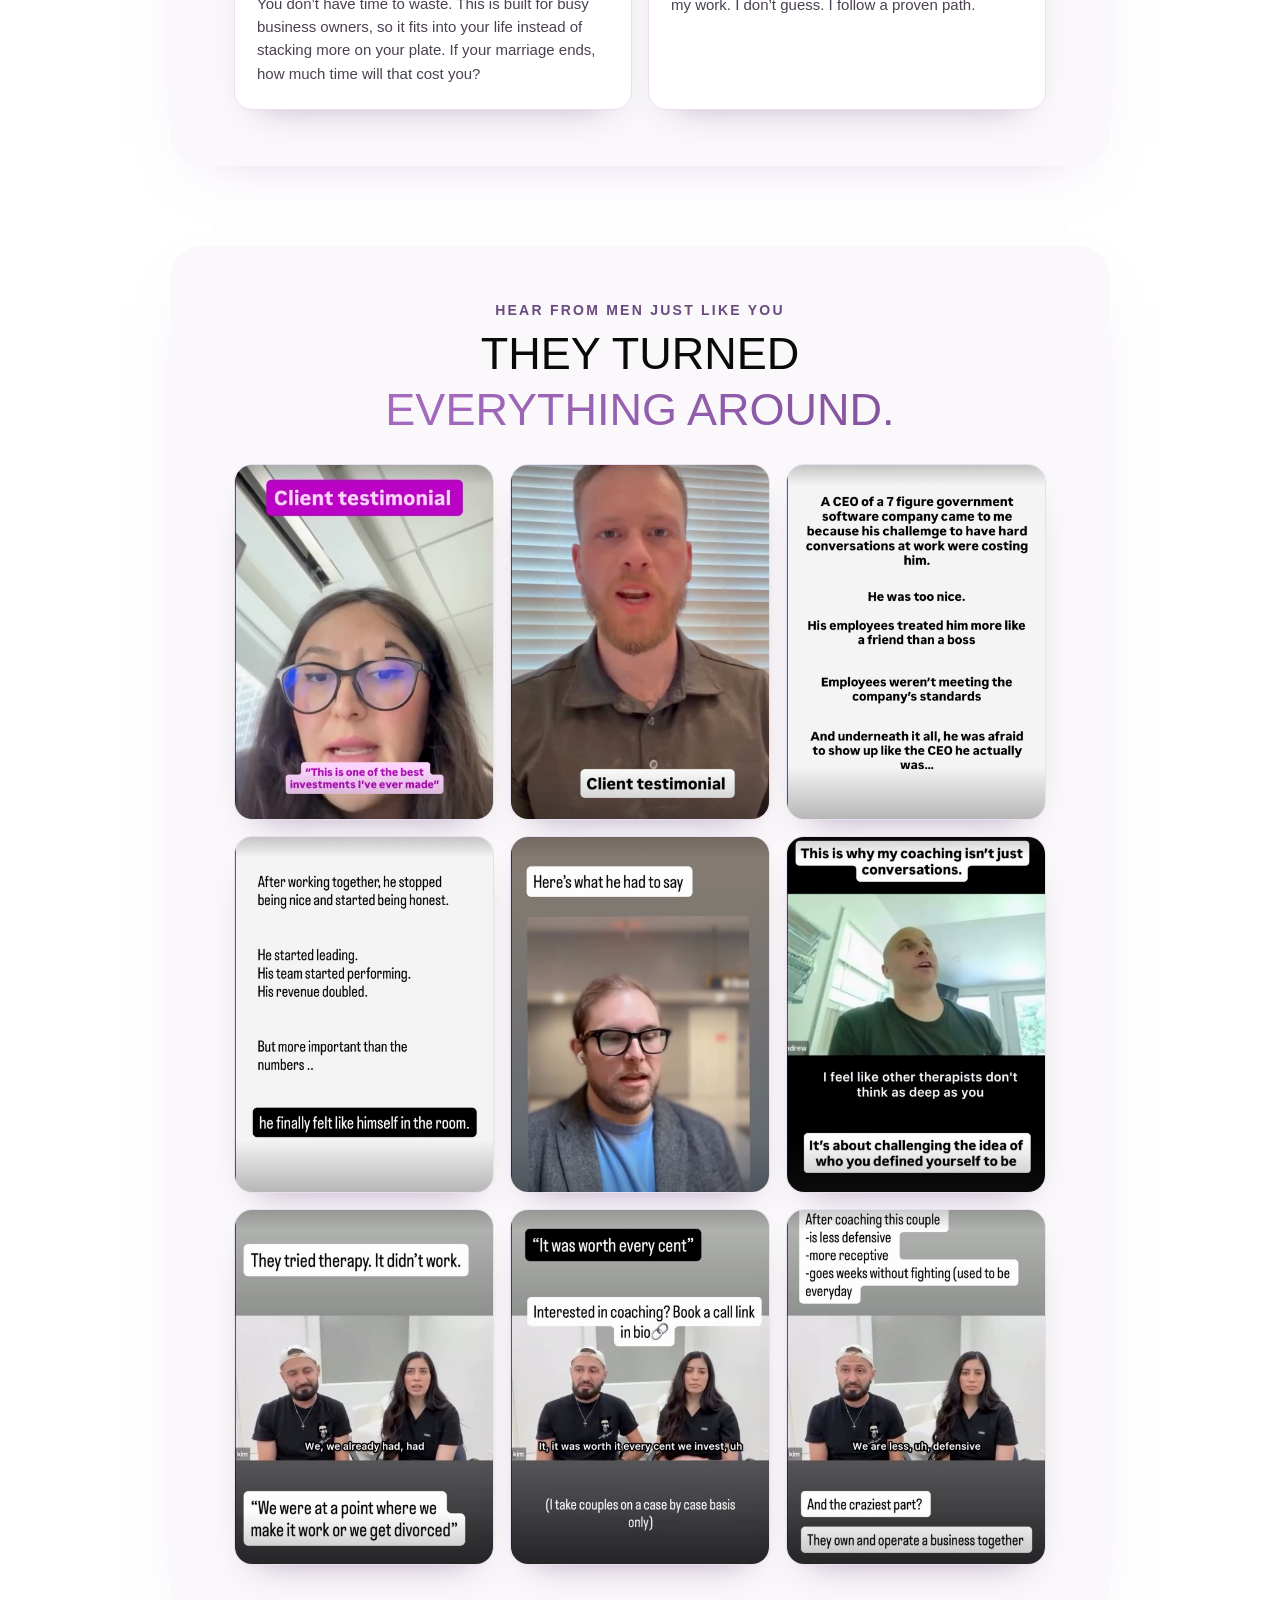
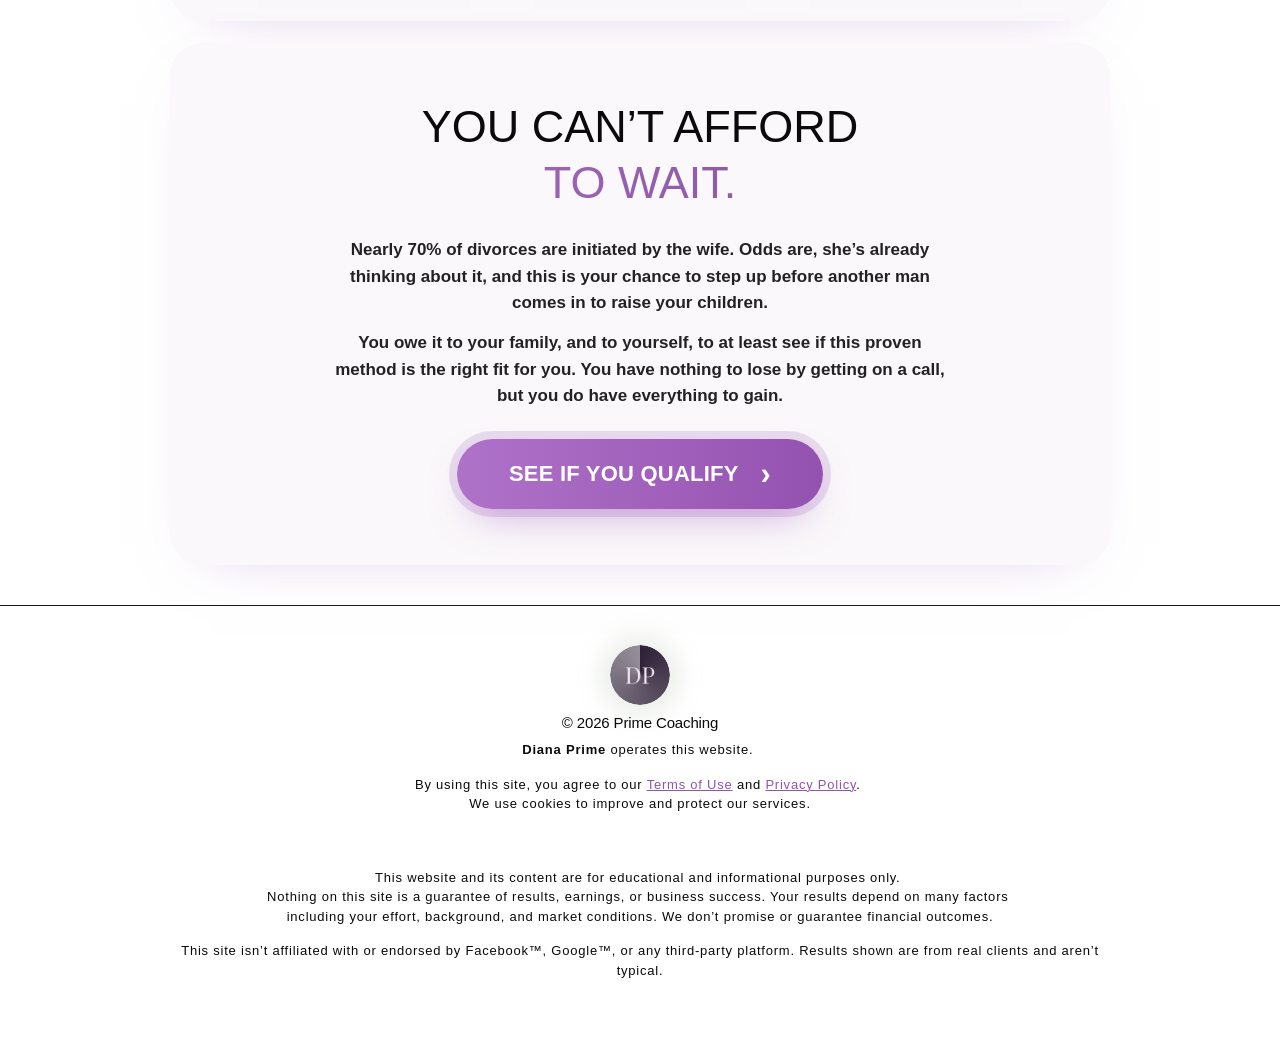
<file: video/index.html>
<!doctype html>
<!-- Made in Framer · framer.com ✨ -->
<!-- Published Sep 29, 2026, 7:41 PM UTC -->
<html lang="en" data-redirect-timezone="1" dir="ltr">
<head>
	<meta charset="utf-8">
	<meta name="viewport" content="width=device-width">
	<meta name="generator" content="Framer 31f3ac5">
	<title>See If You Qualify | Diana Prime</title>
    <link rel="canonical" href="#"><meta property="og:url" content="#"><meta name="description" content="Married business owners: save your marriage without counseling or therapy, even if you feel like you&rsquo;re on the brink of divorce.">
    <meta name="framer-search-index" content="https://framerusercontent.com/sites/6yKfBSsuH8x9yH6xJh1cNq/searchIndex-fbUtZZNrOviS.json">
    <meta name="framer-search-index-fallback" content="https://framerusercontent.com/sites/6yKfBSsuH8x9yH6xJh1cNq/searchIndex-cH3Bl6oN5KRv.json">
    <link href="../assets/img/favicon.png" rel="icon" media="(prefers-color-scheme: light)">
    <link href="../assets/img/favicon.png" rel="icon" media="(prefers-color-scheme: dark)">
    <link rel="apple-touch-icon" href="../assets/img/favicon.png">
    <!-- Open Graph -->
    <meta property="og:type" content="website">
    <meta property="og:title" content="See If You Qualify | Diana Prime">
    <meta property="og:description" content="Married business owners: save your marriage without counseling or therapy, even if you feel like you&rsquo;re on the brink of divorce.">
    <meta property="og:image" content="https://framerusercontent.com/assets/0qTz0DzgY2VKMYTz5bQiQrwBYk.png">
    <!-- X -->
    <meta name="twitter:card" content="summary_large_image">
    <meta name="twitter:title" content="Free Social Media Course">
    <meta name="twitter:description" content="Married business owners: save your marriage without counseling or therapy, even if you feel like you&rsquo;re on the brink of divorce.">
    <meta name="twitter:image" content="https://framerusercontent.com/assets/0qTz0DzgY2VKMYTz5bQiQrwBYk.png">
	
	
	
	
	<!-- Start of headStart -->
    <!-- Snippet: TW82_5tCn -->


<noscript></noscript>
<!-- SnippetEnd: TW82_5tCn -->

    <!-- End of headStart -->
	
	<style data-framer-font-css>/* cyrillic-ext */
@font-face {
  font-family: 'Geist';
  font-style: normal;
  font-weight: 400;
  font-display: swap;
  src: url(https://fonts.gstatic.com/s/geist/v5/gyByhwUxId8gMEwRGFWfOw.woff2) format('woff2');
  unicode-range: U+0460-052F, U+1C80-1C8A, U+20B4, U+2DE0-2DFF, U+A640-A69F, U+FE2E-FE2F;
}
/* cyrillic */
@font-face {
  font-family: 'Geist';
  font-style: normal;
  font-weight: 400;
  font-display: swap;
  src: url(https://fonts.gstatic.com/s/geist/v5/gyByhwUxId8gMEwYGFWfOw.woff2) format('woff2');
  unicode-range: U+0301, U+0400-045F, U+0490-0491, U+04B0-04B1, U+2116;
}
/* vietnamese */
@font-face {
  font-family: 'Geist';
  font-style: normal;
  font-weight: 400;
  font-display: swap;
  src: url(https://fonts.gstatic.com/s/geist/v5/gyByhwUxId8gMEwTGFWfOw.woff2) format('woff2');
  unicode-range: U+0102-0103, U+0110-0111, U+0128-0129, U+0168-0169, U+01A0-01A1, U+01AF-01B0, U+0300-0301, U+0303-0304, U+0308-0309, U+0323, U+0329, U+1EA0-1EF9, U+20AB;
}
/* latin-ext */
@font-face {
  font-family: 'Geist';
  font-style: normal;
  font-weight: 400;
  font-display: swap;
  src: url(https://fonts.gstatic.com/s/geist/v5/gyByhwUxId8gMEwSGFWfOw.woff2) format('woff2');
  unicode-range: U+0100-02BA, U+02BD-02C5, U+02C7-02CC, U+02CE-02D7, U+02DD-02FF, U+0304, U+0308, U+0329, U+1D00-1DBF, U+1E00-1E9F, U+1EF2-1EFF, U+2020, U+20A0-20AB, U+20AD-20C0, U+2113, U+2C60-2C7F, U+A720-A7FF;
}
/* latin */
@font-face {
  font-family: 'Geist';
  font-style: normal;
  font-weight: 400;
  font-display: swap;
  src: url(https://fonts.gstatic.com/s/geist/v5/gyByhwUxId8gMEwcGFU.woff2) format('woff2');
  unicode-range: U+0000-00FF, U+0131, U+0152-0153, U+02BB-02BC, U+02C6, U+02DA, U+02DC, U+0304, U+0308, U+0329, U+2000-206F, U+20AC, U+2122, U+2191, U+2193, U+2212, U+2215, U+FEFF, U+FFFD;
}
/* cyrillic-ext */
@font-face {
  font-family: 'Geist';
  font-style: normal;
  font-weight: 800;
  font-display: swap;
  src: url(https://fonts.gstatic.com/s/geist/v5/gyByhwUxId8gMEwRGFWfOw.woff2) format('woff2');
  unicode-range: U+0460-052F, U+1C80-1C8A, U+20B4, U+2DE0-2DFF, U+A640-A69F, U+FE2E-FE2F;
}
/* cyrillic */
@font-face {
  font-family: 'Geist';
  font-style: normal;
  font-weight: 800;
  font-display: swap;
  src: url(https://fonts.gstatic.com/s/geist/v5/gyByhwUxId8gMEwYGFWfOw.woff2) format('woff2');
  unicode-range: U+0301, U+0400-045F, U+0490-0491, U+04B0-04B1, U+2116;
}
/* vietnamese */
@font-face {
  font-family: 'Geist';
  font-style: normal;
  font-weight: 800;
  font-display: swap;
  src: url(https://fonts.gstatic.com/s/geist/v5/gyByhwUxId8gMEwTGFWfOw.woff2) format('woff2');
  unicode-range: U+0102-0103, U+0110-0111, U+0128-0129, U+0168-0169, U+01A0-01A1, U+01AF-01B0, U+0300-0301, U+0303-0304, U+0308-0309, U+0323, U+0329, U+1EA0-1EF9, U+20AB;
}
/* latin-ext */
@font-face {
  font-family: 'Geist';
  font-style: normal;
  font-weight: 800;
  font-display: swap;
  src: url(https://fonts.gstatic.com/s/geist/v5/gyByhwUxId8gMEwSGFWfOw.woff2) format('woff2');
  unicode-range: U+0100-02BA, U+02BD-02C5, U+02C7-02CC, U+02CE-02D7, U+02DD-02FF, U+0304, U+0308, U+0329, U+1D00-1DBF, U+1E00-1E9F, U+1EF2-1EFF, U+2020, U+20A0-20AB, U+20AD-20C0, U+2113, U+2C60-2C7F, U+A720-A7FF;
}
/* latin */
@font-face {
  font-family: 'Geist';
  font-style: normal;
  font-weight: 800;
  font-display: swap;
  src: url(https://fonts.gstatic.com/s/geist/v5/gyByhwUxId8gMEwcGFU.woff2) format('woff2');
  unicode-range: U+0000-00FF, U+0131, U+0152-0153, U+02BB-02BC, U+02C6, U+02DA, U+02DC, U+0304, U+0308, U+0329, U+2000-206F, U+20AC, U+2122, U+2191, U+2193, U+2212, U+2215, U+FEFF, U+FFFD;
}
/* cyrillic-ext */
@font-face {
  font-family: 'Inter Tight';
  font-style: normal;
  font-weight: 500;
  font-display: swap;
  src: url(https://fonts.gstatic.com/s/intertight/v9/NGSnv5HMAFg6IuGlBNMjxJEL2VmU3NS7Z2mjPQ-aVi5SkK8.woff2) format('woff2');
  unicode-range: U+0460-052F, U+1C80-1C8A, U+20B4, U+2DE0-2DFF, U+A640-A69F, U+FE2E-FE2F;
}
/* cyrillic */
@font-face {
  font-family: 'Inter Tight';
  font-style: normal;
  font-weight: 500;
  font-display: swap;
  src: url(https://fonts.gstatic.com/s/intertight/v9/NGSnv5HMAFg6IuGlBNMjxJEL2VmU3NS7Z2mjPQ-aXy5SkK8.woff2) format('woff2');
  unicode-range: U+0301, U+0400-045F, U+0490-0491, U+04B0-04B1, U+2116;
}
/* greek-ext */
@font-face {
  font-family: 'Inter Tight';
  font-style: normal;
  font-weight: 500;
  font-display: swap;
  src: url(https://fonts.gstatic.com/s/intertight/v9/NGSnv5HMAFg6IuGlBNMjxJEL2VmU3NS7Z2mjPQ-aVy5SkK8.woff2) format('woff2');
  unicode-range: U+1F00-1FFF;
}
/* greek */
@font-face {
  font-family: 'Inter Tight';
  font-style: normal;
  font-weight: 500;
  font-display: swap;
  src: url(https://fonts.gstatic.com/s/intertight/v9/NGSnv5HMAFg6IuGlBNMjxJEL2VmU3NS7Z2mjPQ-aWC5SkK8.woff2) format('woff2');
  unicode-range: U+0370-0377, U+037A-037F, U+0384-038A, U+038C, U+038E-03A1, U+03A3-03FF;
}
/* vietnamese */
@font-face {
  font-family: 'Inter Tight';
  font-style: normal;
  font-weight: 500;
  font-display: swap;
  src: url(https://fonts.gstatic.com/s/intertight/v9/NGSnv5HMAFg6IuGlBNMjxJEL2VmU3NS7Z2mjPQ-aVC5SkK8.woff2) format('woff2');
  unicode-range: U+0102-0103, U+0110-0111, U+0128-0129, U+0168-0169, U+01A0-01A1, U+01AF-01B0, U+0300-0301, U+0303-0304, U+0308-0309, U+0323, U+0329, U+1EA0-1EF9, U+20AB;
}
/* latin-ext */
@font-face {
  font-family: 'Inter Tight';
  font-style: normal;
  font-weight: 500;
  font-display: swap;
  src: url(https://fonts.gstatic.com/s/intertight/v9/NGSnv5HMAFg6IuGlBNMjxJEL2VmU3NS7Z2mjPQ-aVS5SkK8.woff2) format('woff2');
  unicode-range: U+0100-02BA, U+02BD-02C5, U+02C7-02CC, U+02CE-02D7, U+02DD-02FF, U+0304, U+0308, U+0329, U+1D00-1DBF, U+1E00-1E9F, U+1EF2-1EFF, U+2020, U+20A0-20AB, U+20AD-20C0, U+2113, U+2C60-2C7F, U+A720-A7FF;
}
/* latin */
@font-face {
  font-family: 'Inter Tight';
  font-style: normal;
  font-weight: 500;
  font-display: swap;
  src: url(https://fonts.gstatic.com/s/intertight/v9/NGSnv5HMAFg6IuGlBNMjxJEL2VmU3NS7Z2mjPQ-aWy5S.woff2) format('woff2');
  unicode-range: U+0000-00FF, U+0131, U+0152-0153, U+02BB-02BC, U+02C6, U+02DA, U+02DC, U+0304, U+0308, U+0329, U+2000-206F, U+20AC, U+2122, U+2191, U+2193, U+2212, U+2215, U+FEFF, U+FFFD;
}
/* cyrillic-ext */
@font-face {
  font-family: 'Montserrat';
  font-style: normal;
  font-weight: 700;
  font-display: swap;
  src: url(https://fonts.gstatic.com/s/montserrat/v31/JTUHjIg1_i6t8kCHKm4532VJOt5-QNFgpCuM73w0aXpsog.woff2) format('woff2');
  unicode-range: U+0460-052F, U+1C80-1C8A, U+20B4, U+2DE0-2DFF, U+A640-A69F, U+FE2E-FE2F;
}
/* cyrillic */
@font-face {
  font-family: 'Montserrat';
  font-style: normal;
  font-weight: 700;
  font-display: swap;
  src: url(https://fonts.gstatic.com/s/montserrat/v31/JTUHjIg1_i6t8kCHKm4532VJOt5-QNFgpCuM73w9aXpsog.woff2) format('woff2');
  unicode-range: U+0301, U+0400-045F, U+0490-0491, U+04B0-04B1, U+2116;
}
/* vietnamese */
@font-face {
  font-family: 'Montserrat';
  font-style: normal;
  font-weight: 700;
  font-display: swap;
  src: url(https://fonts.gstatic.com/s/montserrat/v31/JTUHjIg1_i6t8kCHKm4532VJOt5-QNFgpCuM73w2aXpsog.woff2) format('woff2');
  unicode-range: U+0102-0103, U+0110-0111, U+0128-0129, U+0168-0169, U+01A0-01A1, U+01AF-01B0, U+0300-0301, U+0303-0304, U+0308-0309, U+0323, U+0329, U+1EA0-1EF9, U+20AB;
}
/* latin-ext */
@font-face {
  font-family: 'Montserrat';
  font-style: normal;
  font-weight: 700;
  font-display: swap;
  src: url(https://fonts.gstatic.com/s/montserrat/v31/JTUHjIg1_i6t8kCHKm4532VJOt5-QNFgpCuM73w3aXpsog.woff2) format('woff2');
  unicode-range: U+0100-02BA, U+02BD-02C5, U+02C7-02CC, U+02CE-02D7, U+02DD-02FF, U+0304, U+0308, U+0329, U+1D00-1DBF, U+1E00-1E9F, U+1EF2-1EFF, U+2020, U+20A0-20AB, U+20AD-20C0, U+2113, U+2C60-2C7F, U+A720-A7FF;
}
/* latin */
@font-face {
  font-family: 'Montserrat';
  font-style: normal;
  font-weight: 700;
  font-display: swap;
  src: url(https://fonts.gstatic.com/s/montserrat/v31/JTUHjIg1_i6t8kCHKm4532VJOt5-QNFgpCuM73w5aXo.woff2) format('woff2');
  unicode-range: U+0000-00FF, U+0131, U+0152-0153, U+02BB-02BC, U+02C6, U+02DA, U+02DC, U+0304, U+0308, U+0329, U+2000-206F, U+20AC, U+2122, U+2191, U+2193, U+2212, U+2215, U+FEFF, U+FFFD;
}

@font-face { font-family: "Vidaloka"; src: url("https://fonts.gstatic.com/s/vidaloka/v19/7cHrv4c3ipenMKlEass5yn4hnCci.woff2"); font-display: swap; font-style: normal; font-weight: 400 }
@font-face { font-family: "Ledger"; src: url("https://fonts.gstatic.com/s/ledger/v17/j8_q6-HK1L3if_sxnsDwHTBhHw.woff2"); font-display: swap; font-style: normal; font-weight: 400 }
@font-face { font-family: "SF Pro Display Bold"; src: url("https://framerusercontent.com/assets/e2xSj9IcJ8dsIvELAZDx3LfWno.woff2"); font-display: swap; font-style: normal; font-weight: 700 }
@font-face { font-family: "Urbanist"; src: url("https://framerusercontent.com/third-party-assets/fontshare/wf/Y3L2ZYYP26QQ73LRHQEGMGHU7HLMLCIE/5WHYQ3VUOWNEN3Y7DIOEXY5R4W6MYIPF/SS2LIWIFT3QZUKOLJ7TGBEFWHF3TFYQD.woff2"); font-display: swap; font-style: normal; font-weight: 700 }
@font-face { font-family: "Urbanist"; src: url("https://framerusercontent.com/third-party-assets/fontshare/wf/NWFQAWEPGN3FR4FYMX6PY5M2HVOQSZWU/IIWY67X24KIURE4HBNGWYFMHSEMIVC2G/QAJFELFQRETRXRXDQOALZZUXNPM2U5VX.woff2"); font-display: swap; font-style: normal; font-weight: 600 }
@font-face { font-family: "Poppins"; src: url("https://framerusercontent.com/third-party-assets/fontshare/wf/NC2MP33RO4WQTSTEEAWBJLAEXNCNEQVF/7F4U3COKLHQH4WUH3AXPC7N4UELEWJQN/JMWNCAGBH3TLANIVQPVABVAVNV5QERTH.woff2"); font-display: swap; font-style: normal; font-weight: 400 }
@font-face { font-family: "Poppins"; src: url("https://framerusercontent.com/third-party-assets/fontshare/wf/EOHGWBZYYKO6R4PWP4S2B3FFWHHBEZN6/UWQLMF4AFWLXCJQCFV3WRVYC77KZXPRB/FYG6OCH7XOLUUSZTIZE65ATBZWF623O4.woff2"); font-display: swap; font-style: normal; font-weight: 700 }
@font-face { font-family: "SF Pro Display Semibold Italic"; src: url("https://framerusercontent.com/assets/DM3fu9zMHbV3DwYL34nMdET1Vk.woff2"); font-display: swap; font-style: normal; font-weight: 600 }
@font-face { font-family: "SF Pro Display Black Italic"; src: url("https://framerusercontent.com/assets/IrZoRsr7w6UR6Y9LEG6ryIg8J88.woff2"); font-style: normal; font-weight: 900 }
@font-face { font-family: "SF Pro Display Regular"; src: url("https://framerusercontent.com/assets/JlbZvh2zfRZAGLbtHVY830OtpU.woff2"); font-display: swap; font-style: normal; font-weight: 400 }
@font-face { font-family: "SF Pro Display Medium"; src: url("https://framerusercontent.com/assets/dTVfXNKgID7VXkl9c6QSFxH4c.woff2"); font-display: swap; font-style: normal; font-weight: 500 }
@font-face { font-family: "SF Pro Display Heavy Italic"; src: url("https://framerusercontent.com/assets/lHbPkbuNAG9q0mFO1KKQwdB04.woff2"); font-display: swap; font-style: normal; font-weight: 800 }
@font-face { font-family: "Integral CF Regular"; src: url("https://framerusercontent.com/assets/lEnYXGz5HxH1qmngO1EmpzYR20.woff2"); font-display: swap; font-style: normal; font-weight: 400 }
@font-face { font-family: "Integral CF Regular"; src: url("https://framerusercontent.com/assets/lEnYXGz5HxH1qmngO1EmpzYR20.woff2"); font-display: swap }
@font-face { font-family: "Inter"; src: url("https://framerusercontent.com/assets/5A3Ce6C9YYmCjpQx9M4inSaKU.woff2"); font-display: swap; font-style: normal; font-weight: 500; unicode-range: U+0460-052F, U+1C80-1C88, U+20B4, U+2DE0-2DFF, U+A640-A69F, U+FE2E-FE2F }
@font-face { font-family: "Inter"; src: url("https://framerusercontent.com/assets/Qx95Xyt0Ka3SGhinnbXIGpEIyP4.woff2"); font-display: swap; font-style: normal; font-weight: 500; unicode-range: U+0301, U+0400-045F, U+0490-0491, U+04B0-04B1, U+2116 }
@font-face { font-family: "Inter"; src: url("https://framerusercontent.com/assets/6mJuEAguuIuMog10gGvH5d3cl8.woff2"); font-display: swap; font-style: normal; font-weight: 500; unicode-range: U+1F00-1FFF }
@font-face { font-family: "Inter"; src: url("https://framerusercontent.com/assets/xYYWaj7wCU5zSQH0eXvSaS19wo.woff2"); font-display: swap; font-style: normal; font-weight: 500; unicode-range: U+0370-03FF }
@font-face { font-family: "Inter"; src: url("https://framerusercontent.com/assets/otTaNuNpVK4RbdlT7zDDdKvQBA.woff2"); font-display: swap; font-style: normal; font-weight: 500; unicode-range: U+0100-024F, U+0259, U+1E00-1EFF, U+2020, U+20A0-20AB, U+20AD-20CF, U+2113, U+2C60-2C7F, U+A720-A7FF }
@font-face { font-family: "Inter"; src: url("https://framerusercontent.com/assets/UjlFhCnUjxhNfep4oYBPqnEssyo.woff2"); font-display: swap; font-style: normal; font-weight: 500; unicode-range: U+0000-00FF, U+0131, U+0152-0153, U+02BB-02BC, U+02C6, U+02DA, U+02DC, U+2000-206F, U+2070, U+2074-207E, U+2080-208E, U+20AC, U+2122, U+2191, U+2193, U+2212, U+2215, U+FEFF, U+FFFD }
@font-face { font-family: "Inter"; src: url("https://framerusercontent.com/assets/DolVirEGb34pEXEp8t8FQBSK4.woff2"); font-display: swap; font-style: normal; font-weight: 500; unicode-range: U+0102-0103, U+0110-0111, U+0128-0129, U+0168-0169, U+01A0-01A1, U+01AF-01B0, U+1EA0-1EF9, U+20AB }
@font-face { font-family: "Inter"; src: url("https://framerusercontent.com/assets/5vvr9Vy74if2I6bQbJvbw7SY1pQ.woff2"); font-display: swap; font-style: normal; font-weight: 400; unicode-range: U+0460-052F, U+1C80-1C88, U+20B4, U+2DE0-2DFF, U+A640-A69F, U+FE2E-FE2F }
@font-face { font-family: "Inter"; src: url("https://framerusercontent.com/assets/EOr0mi4hNtlgWNn9if640EZzXCo.woff2"); font-display: swap; font-style: normal; font-weight: 400; unicode-range: U+0301, U+0400-045F, U+0490-0491, U+04B0-04B1, U+2116 }
@font-face { font-family: "Inter"; src: url("https://framerusercontent.com/assets/Y9k9QrlZAqio88Klkmbd8VoMQc.woff2"); font-display: swap; font-style: normal; font-weight: 400; unicode-range: U+1F00-1FFF }
@font-face { font-family: "Inter"; src: url("https://framerusercontent.com/assets/OYrD2tBIBPvoJXiIHnLoOXnY9M.woff2"); font-display: swap; font-style: normal; font-weight: 400; unicode-range: U+0370-03FF }
@font-face { font-family: "Inter"; src: url("https://framerusercontent.com/assets/JeYwfuaPfZHQhEG8U5gtPDZ7WQ.woff2"); font-display: swap; font-style: normal; font-weight: 400; unicode-range: U+0100-024F, U+0259, U+1E00-1EFF, U+2020, U+20A0-20AB, U+20AD-20CF, U+2113, U+2C60-2C7F, U+A720-A7FF }
@font-face { font-family: "Inter"; src: url("https://framerusercontent.com/assets/GrgcKwrN6d3Uz8EwcLHZxwEfC4.woff2"); font-display: swap; font-style: normal; font-weight: 400; unicode-range: U+0000-00FF, U+0131, U+0152-0153, U+02BB-02BC, U+02C6, U+02DA, U+02DC, U+2000-206F, U+2070, U+2074-207E, U+2080-208E, U+20AC, U+2122, U+2191, U+2193, U+2212, U+2215, U+FEFF, U+FFFD }
@font-face { font-family: "Inter"; src: url("https://framerusercontent.com/assets/b6Y37FthZeALduNqHicBT6FutY.woff2"); font-display: swap; font-style: normal; font-weight: 400; unicode-range: U+0102-0103, U+0110-0111, U+0128-0129, U+0168-0169, U+01A0-01A1, U+01AF-01B0, U+1EA0-1EF9, U+20AB }
@font-face { font-family: "Inter"; src: url("https://framerusercontent.com/assets/hyOgCu0Xnghbimh0pE8QTvtt2AU.woff2"); font-display: swap; font-style: normal; font-weight: 600; unicode-range: U+0460-052F, U+1C80-1C88, U+20B4, U+2DE0-2DFF, U+A640-A69F, U+FE2E-FE2F }
@font-face { font-family: "Inter"; src: url("https://framerusercontent.com/assets/NeGmSOXrPBfEFIy5YZeHq17LEDA.woff2"); font-display: swap; font-style: normal; font-weight: 600; unicode-range: U+0301, U+0400-045F, U+0490-0491, U+04B0-04B1, U+2116 }
@font-face { font-family: "Inter"; src: url("https://framerusercontent.com/assets/oYaAX5himiTPYuN8vLWnqBbfD2s.woff2"); font-display: swap; font-style: normal; font-weight: 600; unicode-range: U+1F00-1FFF }
@font-face { font-family: "Inter"; src: url("https://framerusercontent.com/assets/lEJLP4R0yuCaMCjSXYHtJw72M.woff2"); font-display: swap; font-style: normal; font-weight: 600; unicode-range: U+0370-03FF }
@font-face { font-family: "Inter"; src: url("https://framerusercontent.com/assets/cRJyLNuTJR5jbyKzGi33wU9cqIQ.woff2"); font-display: swap; font-style: normal; font-weight: 600; unicode-range: U+0100-024F, U+0259, U+1E00-1EFF, U+2020, U+20A0-20AB, U+20AD-20CF, U+2113, U+2C60-2C7F, U+A720-A7FF }
@font-face { font-family: "Inter"; src: url("https://framerusercontent.com/assets/yDtI2UI8XcEg1W2je9XPN3Noo.woff2"); font-display: swap; font-style: normal; font-weight: 600; unicode-range: U+0000-00FF, U+0131, U+0152-0153, U+02BB-02BC, U+02C6, U+02DA, U+02DC, U+2000-206F, U+2070, U+2074-207E, U+2080-208E, U+20AC, U+2122, U+2191, U+2193, U+2212, U+2215, U+FEFF, U+FFFD }
@font-face { font-family: "Inter"; src: url("https://framerusercontent.com/assets/A0Wcc7NgXMjUuFdquHDrIZpzZw0.woff2"); font-display: swap; font-style: normal; font-weight: 600; unicode-range: U+0102-0103, U+0110-0111, U+0128-0129, U+0168-0169, U+01A0-01A1, U+01AF-01B0, U+1EA0-1EF9, U+20AB }
@font-face { font-family: "Inter"; src: url("https://framerusercontent.com/assets/DpPBYI0sL4fYLgAkX8KXOPVt7c.woff2"); font-display: swap; font-style: normal; font-weight: 700; unicode-range: U+0460-052F, U+1C80-1C88, U+20B4, U+2DE0-2DFF, U+A640-A69F, U+FE2E-FE2F }
@font-face { font-family: "Inter"; src: url("https://framerusercontent.com/assets/4RAEQdEOrcnDkhHiiCbJOw92Lk.woff2"); font-display: swap; font-style: normal; font-weight: 700; unicode-range: U+0301, U+0400-045F, U+0490-0491, U+04B0-04B1, U+2116 }
@font-face { font-family: "Inter"; src: url("https://framerusercontent.com/assets/1K3W8DizY3v4emK8Mb08YHxTbs.woff2"); font-display: swap; font-style: normal; font-weight: 700; unicode-range: U+1F00-1FFF }
@font-face { font-family: "Inter"; src: url("https://framerusercontent.com/assets/tUSCtfYVM1I1IchuyCwz9gDdQ.woff2"); font-display: swap; font-style: normal; font-weight: 700; unicode-range: U+0370-03FF }
@font-face { font-family: "Inter"; src: url("https://framerusercontent.com/assets/VgYFWiwsAC5OYxAycRXXvhze58.woff2"); font-display: swap; font-style: normal; font-weight: 700; unicode-range: U+0100-024F, U+0259, U+1E00-1EFF, U+2020, U+20A0-20AB, U+20AD-20CF, U+2113, U+2C60-2C7F, U+A720-A7FF }
@font-face { font-family: "Inter"; src: url("https://framerusercontent.com/assets/syRNPWzAMIrcJ3wIlPIP43KjQs.woff2"); font-display: swap; font-style: normal; font-weight: 700; unicode-range: U+0000-00FF, U+0131, U+0152-0153, U+02BB-02BC, U+02C6, U+02DA, U+02DC, U+2000-206F, U+2070, U+2074-207E, U+2080-208E, U+20AC, U+2122, U+2191, U+2193, U+2212, U+2215, U+FEFF, U+FFFD }
@font-face { font-family: "Inter"; src: url("https://framerusercontent.com/assets/GIryZETIX4IFypco5pYZONKhJIo.woff2"); font-display: swap; font-style: normal; font-weight: 700; unicode-range: U+0102-0103, U+0110-0111, U+0128-0129, U+0168-0169, U+01A0-01A1, U+01AF-01B0, U+1EA0-1EF9, U+20AB }
@font-face { font-family: "Inter"; src: url("https://framerusercontent.com/assets/H89BbHkbHDzlxZzxi8uPzTsp90.woff2"); font-display: swap; font-style: italic; font-weight: 700; unicode-range: U+0460-052F, U+1C80-1C88, U+20B4, U+2DE0-2DFF, U+A640-A69F, U+FE2E-FE2F }
@font-face { font-family: "Inter"; src: url("https://framerusercontent.com/assets/u6gJwDuwB143kpNK1T1MDKDWkMc.woff2"); font-display: swap; font-style: italic; font-weight: 700; unicode-range: U+0301, U+0400-045F, U+0490-0491, U+04B0-04B1, U+2116 }
@font-face { font-family: "Inter"; src: url("https://framerusercontent.com/assets/43sJ6MfOPh1LCJt46OvyDuSbA6o.woff2"); font-display: swap; font-style: italic; font-weight: 700; unicode-range: U+1F00-1FFF }
@font-face { font-family: "Inter"; src: url("https://framerusercontent.com/assets/wccHG0r4gBDAIRhfHiOlq6oEkqw.woff2"); font-display: swap; font-style: italic; font-weight: 700; unicode-range: U+0370-03FF }
@font-face { font-family: "Inter"; src: url("https://framerusercontent.com/assets/WZ367JPwf9bRW6LdTHN8rXgSjw.woff2"); font-display: swap; font-style: italic; font-weight: 700; unicode-range: U+0100-024F, U+0259, U+1E00-1EFF, U+2020, U+20A0-20AB, U+20AD-20CF, U+2113, U+2C60-2C7F, U+A720-A7FF }
@font-face { font-family: "Inter"; src: url("https://framerusercontent.com/assets/ia3uin3hQWqDrVloC1zEtYHWw.woff2"); font-display: swap; font-style: italic; font-weight: 700; unicode-range: U+0000-00FF, U+0131, U+0152-0153, U+02BB-02BC, U+02C6, U+02DA, U+02DC, U+2000-206F, U+2070, U+2074-207E, U+2080-208E, U+20AC, U+2122, U+2191, U+2193, U+2212, U+2215, U+FEFF, U+FFFD }
@font-face { font-family: "Inter"; src: url("https://framerusercontent.com/assets/2A4Xx7CngadFGlVV4xrO06OBHY.woff2"); font-display: swap; font-style: italic; font-weight: 700; unicode-range: U+0102-0103, U+0110-0111, U+0128-0129, U+0168-0169, U+01A0-01A1, U+01AF-01B0, U+1EA0-1EF9, U+20AB }
@font-face { font-family: "Inter"; src: url("https://framerusercontent.com/assets/CfMzU8w2e7tHgF4T4rATMPuWosA.woff2"); font-display: swap; font-style: italic; font-weight: 400; unicode-range: U+0460-052F, U+1C80-1C88, U+20B4, U+2DE0-2DFF, U+A640-A69F, U+FE2E-FE2F }
@font-face { font-family: "Inter"; src: url("https://framerusercontent.com/assets/867QObYax8ANsfX4TGEVU9YiCM.woff2"); font-display: swap; font-style: italic; font-weight: 400; unicode-range: U+0301, U+0400-045F, U+0490-0491, U+04B0-04B1, U+2116 }
@font-face { font-family: "Inter"; src: url("https://framerusercontent.com/assets/Oyn2ZbENFdnW7mt2Lzjk1h9Zb9k.woff2"); font-display: swap; font-style: italic; font-weight: 400; unicode-range: U+1F00-1FFF }
@font-face { font-family: "Inter"; src: url("https://framerusercontent.com/assets/cdAe8hgZ1cMyLu9g005pAW3xMo.woff2"); font-display: swap; font-style: italic; font-weight: 400; unicode-range: U+0370-03FF }
@font-face { font-family: "Inter"; src: url("https://framerusercontent.com/assets/DOfvtmE1UplCq161m6Hj8CSQYg.woff2"); font-display: swap; font-style: italic; font-weight: 400; unicode-range: U+0100-024F, U+0259, U+1E00-1EFF, U+2020, U+20A0-20AB, U+20AD-20CF, U+2113, U+2C60-2C7F, U+A720-A7FF }
@font-face { font-family: "Inter"; src: url("https://framerusercontent.com/assets/pKRFNWFoZl77qYCAIp84lN1h944.woff2"); font-display: swap; font-style: italic; font-weight: 400; unicode-range: U+0000-00FF, U+0131, U+0152-0153, U+02BB-02BC, U+02C6, U+02DA, U+02DC, U+2000-206F, U+2070, U+2074-207E, U+2080-208E, U+20AC, U+2122, U+2191, U+2193, U+2212, U+2215, U+FEFF, U+FFFD }
@font-face { font-family: "Inter"; src: url("https://framerusercontent.com/assets/tKtBcDnBMevsEEJKdNGhhkLzYo.woff2"); font-display: swap; font-style: italic; font-weight: 400; unicode-range: U+0102-0103, U+0110-0111, U+0128-0129, U+0168-0169, U+01A0-01A1, U+01AF-01B0, U+1EA0-1EF9, U+20AB }
@font-face { font-family: "Poppins"; src: url("https://framerusercontent.com/third-party-assets/fontshare/wf/GCE3CQJHNQPET5GTQTXRVLUNQRTTGRYD/PW7XXFU476CRE7KBIKF63THLLGCBMQ4S/IX2APREQD7NDYAG5A6YIV4Q2246OG5XH.woff2"); font-display: swap; font-style: normal; font-weight: 800 }
@font-face { font-family: "Clash Display"; src: url("https://framerusercontent.com/third-party-assets/fontshare/wf/2QNEFGROUS53RDOVAHQH4CNZZUWGOWOY/XHI55XFKRZLKG77T3N3QTH2YVHMLJQ5U/KVT4BC5ZH7LF4OBHM2Q7KOOZRRZZY5ZK.woff2"); font-display: swap; font-style: normal; font-weight: 300 }
@font-face { font-family: "Clash Display"; src: url("https://framerusercontent.com/third-party-assets/fontshare/wf/VFMK2COV3DN37JR7JQ4CAOJPZ7KWKNY7/ODD5YJNDLHZZB2MIT3DPVH4EIHAMZ34D/BSY64LPTT3OPLVKAZKL3AHKRWZ3D74AC.woff2"); font-display: swap; font-style: normal; font-weight: 400 }
@font-face { font-family: "Clash Display"; src: url("https://framerusercontent.com/third-party-assets/fontshare/wf/2GQIT54GKQY3JRFTSHS4ARTRNRQISSAA/3CIP5EBHRRHE5FVQU3VFROPUERNDSTDF/JTSL5QESUXATU47LCPUNHZQBDDIWDOSW.woff2"); font-display: swap; font-style: normal; font-weight: 500 }
@font-face { font-family: "Poppins"; src: url("https://framerusercontent.com/third-party-assets/fontshare/wf/22GWRXQXMICIWABQXFWKIWZIILKO5JDJ/2BBKMSVLV5CSDOZ7HEEECOTKPOVVJOC3/RNFY4UJD36462ZMGEIC5I7KNE73BPOAU.woff2"); font-style: normal; font-weight: 900 }
@font-face { font-family: "Poppins Variable"; src: url("https://framerusercontent.com/third-party-assets/fontshare/wf/DXWQGUHDKBI6OC6VABLBIH32VNWJYNX7/AHNAY7DQAEGE2SZPLPBG5BENKLEA34XN/KYQLPR2735WAT5CT22Y22PYHV3W52QJO.woff2"); font-display: swap; font-style: normal; font-weight: 400 }
@font-face { font-family: "Poppins"; src: url("https://framerusercontent.com/third-party-assets/fontshare/wf/E6J4GS76KHNRRUWODFCFOX2JRKNRSFVY/3GYVT5S4AH7VMPASDDKOTIPV6P3WJXGI/24R4YOH3G2SFDSTCNHOVGYEX3DMRC3CE.woff2"); font-display: swap; font-style: normal; font-weight: 600 }
@font-face { font-family: "Poppins"; src: url("https://framerusercontent.com/third-party-assets/fontshare/wf/JQL34MORONR7D7BXOVTX3KBGJGEJQ5BJ/CKUZVY5SFANCFAT7FS3MP6ZL4BMEWCJE/NOLRWF3JBJ434MILPG5RB6R2B4HGRSZB.woff2"); font-display: swap; font-style: italic; font-weight: 700 }
@font-face { font-family: "Poppins"; src: url("https://framerusercontent.com/third-party-assets/fontshare/wf/7LLTLAW3NRWOADG4II2JGKZC6OSEMBQC/EYFXWX77PEMPU645EAWOTG22E375GULW/SSNNTU67MMJH4CSWT443B4KJ7OB4WFHF.woff2"); font-display: swap; font-style: italic; font-weight: 400 }
@font-face { font-family: "Montserrat Placeholder"; src: local("Arial"); ascent-override: 84.98%; descent-override: 22.04%; line-gap-override: 0.00%; size-adjust: 113.90% }
@font-face { font-family: "Inter Tight Placeholder"; src: local("Arial"); ascent-override: 99.65%; descent-override: 24.81%; line-gap-override: 0.00%; size-adjust: 97.21% }
@font-face { font-family: "Geist Placeholder"; src: local("Arial"); ascent-override: 94.56%; descent-override: 27.76%; line-gap-override: 0.00%; size-adjust: 106.28% }
@font-face { font-family: "Vidaloka Placeholder"; src: local("Times New Roman"); ascent-override: 88.21%; descent-override: 25.63%; line-gap-override: 0.00%; size-adjust: 106.67% }
@font-face { font-family: "Ledger Placeholder"; src: local("Times New Roman"); ascent-override: 86.10%; descent-override: 26.67%; line-gap-override: 0.00%; size-adjust: 123.34% }
@font-face { font-family: "SF Pro Display Bold Placeholder"; src: local("Arial"); ascent-override: 92.91%; descent-override: 23.54%; line-gap-override: 0.00%; size-adjust: 102.48% }
@font-face { font-family: "Urbanist Placeholder"; src: local("Arial"); ascent-override: 94.08%; descent-override: 24.76%; line-gap-override: 0.00%; size-adjust: 100.98% }
@font-face { font-family: "Poppins Placeholder"; src: local("Arial"); ascent-override: 91.95%; descent-override: 30.94%; line-gap-override: 7.96%; size-adjust: 113.11% }
@font-face { font-family: "SF Pro Display Semibold Italic Placeholder"; src: local("Arial"); ascent-override: 94.56%; descent-override: 23.95%; line-gap-override: 0.00%; size-adjust: 100.69% }
@font-face { font-family: "SF Pro Display Regular Placeholder"; src: local("Arial"); ascent-override: 101.52%; descent-override: 25.72%; line-gap-override: 0.00%; size-adjust: 93.79% }
@font-face { font-family: "SF Pro Display Medium Placeholder"; src: local("Arial"); ascent-override: 98.25%; descent-override: 24.89%; line-gap-override: 0.00%; size-adjust: 96.91% }
@font-face { font-family: "SF Pro Display Heavy Italic Placeholder"; src: local("Arial"); ascent-override: 88.03%; descent-override: 22.30%; line-gap-override: 0.00%; size-adjust: 108.16% }
@font-face { font-family: "Integral CF Regular Placeholder"; src: local("Arial"); ascent-override: 63.76%; descent-override: 6.56%; line-gap-override: 16.76%; size-adjust: 142.21% }
@font-face { font-family: "Inter Placeholder"; src: local("Arial"); ascent-override: 89.79%; descent-override: 22.36%; line-gap-override: 0.00%; size-adjust: 107.89% }
@font-face { font-family: "Clash Display Placeholder"; src: local("Arial"); ascent-override: 83.42%; descent-override: 23.43%; line-gap-override: 8.44%; size-adjust: 106.69% }
@font-face { font-family: "Poppins Variable Placeholder"; src: local("Arial"); ascent-override: 91.95%; descent-override: 30.94%; line-gap-override: 7.96%; size-adjust: 113.11% }</style>
	<link href="https://fonts.gstatic.com" rel="preconnect" crossorigin>
    <link href="https://fonts.gstatic.com" rel="preconnect" crossorigin>
	
	<!-- Initialize gtag before head-end custom code can call it. -->
	
	<meta name="robots" content="max-image-preview:large"><style data-framer-breakpoint-css>@media(min-width: 1200px){.hidden-4s8koe{display:none!important}}@media(min-width: 810px) and (max-width: 1199.98px){.hidden-uwvbux{display:none!important}}@media(min-width: 414px) and (max-width: 809.98px){.hidden-iz4sl3{display:none!important}}@media(max-width: 413.98px){.hidden-1br1e2t{display:none!important}}</style><style data-framer-css-ssr-minified data-framer-components="framer-lib-cursors-host framer-X8zpi framer-lib-combinedCSSRules PropertyOverrides framer-fKeW8 framer-n7CwY framer-9vaA5 framer-N6DkQ framer-HJVeJ framer-kb6tS framer-aaU90 framer-jTFZK">html,body,#main{box-sizing:border-box;margin:0;padding:0}:root{-webkit-font-smoothing:antialiased;-moz-osx-font-smoothing:grayscale}*{box-sizing:border-box;-webkit-font-smoothing:inherit}h1,h2,h3,h4,h5,h6,p,figure{margin:0}body,input,textarea,select,button{font-family:sans-serif;font-size:12px}body{--token-6eec9c4d-02f3-47cd-ab54-49f3bae9bbb5:#fff;--token-60216d34-b1fb-44c6-94dd-4e7b661c6a25:#f6f2f5;--token-f395e90f-e08f-456b-b155-0974850affb9:#fff;--token-0c896b26-c7a0-4833-8fbc-e0506f106d98:#0000000d;--token-caa7547d-cf57-44d3-92c2-01fcbf1068be:#f3f3f1;--token-78ab1caa-2397-409b-a711-af0f2c84a0c3:#9452b0;--token-f385073f-31fd-447d-9f15-67104bfa2917:#060d0b;--token-d79f7066-4b4b-4f4c-9fa0-0e53208ce0ae:#ede0f3;--token-1ee6d819-e713-432d-a5bd-cf23d9294804:#eaeaea;--token-0b643cca-6305-4066-9205-a318fb8696c0:#b8b8b8;--token-94446f64-dbed-4bfc-ac31-e989ae35f51f:#a35dc1;--token-09582c07-07fc-4717-95f3-453f21171373:#ffffff0d;--token-5cda8c61-54a4-4e74-968a-0988139accbf:#110119;--token-4c50d32a-2f7a-4a8a-9ff4-32bc335c8291:#a35dc1;--token-fe074770-1605-4a5d-8b2f-e49c7b7acdd3:#a25ac0;--token-3bcb45ef-48bc-41ee-b96d-02706456caf2:#c89eda;--token-9f252d26-e375-4467-b0e9-43900fea05a8:#a35dc1;--token-1ccc5bb6-5859-4b5b-b563-038fc858e741:#110119;--token-95cacf93-f205-4a8d-bcb6-8edce49619a8:#fff;--token-aedc2ddb-4029-4556-97bd-79c44f4a416a:#602d75;--token-c326c834-a3e5-4b70-9409-0d26068b0bc1:#0bb980;--token-4b58cd61-0fc7-4526-af49-acf9ad6f3710:#34d399;--token-60dd54ff-967d-4bdd-a395-66d9ee4c573e:#6b4a80;--token-b268148b-59de-488b-84bf-ae89da343fe3:#0a0a0a;--token-873a91ff-9aae-4d3c-8e82-f1d35f0948c6:#3c3c3c;--token-b2ae7d92-4bbb-4ea7-ad84-dddb40ceb673:#4e3460;--token-a946f547-908a-4d88-b139-1f70e8715b36:#f6f2f5;--token-2e718e39-55db-4ebd-ae7e-7d1c186963ba:#32cae7;--token-79da0c66-3c98-4003-8c8c-389951bf246f:#f3f4f6;--token-4fa463de-1b50-40fb-81c7-0e631964ef30:#f3f4f6;--token-88f30df4-40d0-49b3-9307-2aecfae634bb:#975cb0;--token-be09426d-c305-4244-af3c-cf55b10a81c9:#000;--token-0e67db1e-a2c7-43f9-b6aa-c11fd17f1dea:#fff;--token-46a96244-bfc2-44cc-b6cc-2c2a446e76da:#eaeaea;--token-872db133-47a7-4e8d-8434-3fc5909c6cfe:#0a0801;--token-df57bfcf-1bb3-4b3c-845b-a8e209d7c222:#975cb0;--token-deeab29f-3608-4baa-918f-23b70e67a0e9:#e6d7ec;--token-ee8974fa-cbe6-403d-bcd2-7b2616c281a4:#829672;--token-ac451298-682b-422a-b434-8b15beb130cb:#9a4dbb;--token-97e36076-239e-4fe0-8e74-fa8d65199a2b:#ece6ee;--token-e19c9dfb-5929-4487-bee2-7287e0c22c7d:#ece6ee;--token-5be4f78f-2657-491d-b3e6-1554e43dc987:#ebebeb;--token-4bb97e61-c205-4dc0-aeb0-b76612b6b6de:#e1d4e6;--token-d4491092-20c7-41f5-ba77-ccf1cddff3ba:#d3c6d9;--token-8cb7c3e3-3636-4aa5-853b-ae83355e7e17:#f5f4f4;--token-9823dbeb-adc6-40b9-aef6-c20217635297:#ae70c9;--token-026b52de-2b28-433c-b935-52e3656af769:#829672;--token-8649e2ea-3e7c-499d-86a2-97c81b44f8d3:#e6d7ec;--token-70b2c5a3-aa66-4104-8f11-9b8e2bf991c4:#9d51bd;--framer-will-change-override:none}@supports (background:-webkit-named-image(i)) and (not (grid-template-rows:subgrid)){body{--framer-will-change-override:transform}}@supports (background:-webkit-named-image(i)) and (not (position-area:top right)){body{--framer-will-change-filter-override:filter}}[data-framer-component-type=Text] div div span,[data-framer-component-type=Text] a div span,[data-framer-component-type=Text] span span span,[data-framer-component-type=Text] p span span,[data-framer-component-type=Text] h1 span span,[data-framer-component-type=Text] h2 span span,[data-framer-component-type=Text] h3 span span,[data-framer-component-type=Text] h4 span span,[data-framer-component-type=Text] h5 span span,[data-framer-component-type=Text] h6 span span,[data-framer-component-type=Text] a{font-family:var(--font-family);font-style:var(--font-style);font-weight:min(calc(var(--framer-font-weight-increase,0) + var(--font-weight,400)), 900);color:var(--text-color);letter-spacing:var(--letter-spacing);font-size:var(--font-size);text-transform:var(--text-transform);--text-decoration:var(--framer-text-decoration-style,solid) var(--framer-text-decoration,none) var(--framer-text-decoration-color,currentcolor) var(--framer-text-decoration-thickness,auto);--text-decoration-skip-ink:var(--framer-text-decoration-skip-ink);--text-underline-offset:var(--framer-text-decoration-offset);line-height:var(--line-height);--font-family:var(--framer-font-family);--font-style:var(--framer-font-style);--font-weight:var(--framer-font-weight);--text-color:var(--framer-text-color);--letter-spacing:var(--framer-letter-spacing);--font-size:var(--framer-font-size);--text-transform:var(--framer-text-transform);--line-height:var(--framer-line-height)}@supports not (color:color(display-p3 1 1 1)){p.framer-text,div.framer-text,h1.framer-text,h2.framer-text,h3.framer-text,h4.framer-text,h5.framer-text,h6.framer-text,li.framer-text,ol.framer-text,ul.framer-text,span.framer-text:not([data-text-fill]){color:var(--framer-blockquote-text-color-rgb,var(--framer-blockquote-text-color,var(--framer-text-color-rgb,var(--framer-text-color,#000))));-webkit-text-stroke-color:var(--framer-text-stroke-color-rgb,var(--framer-text-stroke-color,initial))}mark.framer-text{background-color:var(--framer-blockquote-text-background-color-rgb,var(--framer-blockquote-text-background-color,var(--framer-text-background-color-rgb,var(--framer-text-background-color,initial))))}}@supports not (color:color(display-p3 1 1 1)){code.framer-text,code.framer-text span.framer-text:not([data-text-fill]){color:var(--framer-blockquote-text-color-rgb,var(--framer-blockquote-text-color,var(--framer-code-text-color-rgb,var(--framer-code-text-color,var(--framer-text-color-rgb,var(--framer-text-color,#000))))))}}@supports not (color:color(display-p3 1 1 1)){a.framer-text,span.framer-text[data-nested-link]{color:var(--framer-link-text-color-rgb,var(--framer-link-text-color,var(--framer-blockquote-text-color-rgb,var(--framer-blockquote-text-color,var(--framer-text-color-rgb,var(--framer-text-color,#000))))));background-color:var(--framer-link-text-background-color-rgb,var(--framer-link-text-background-color,initial));-webkit-text-decoration-color:var(--framer-link-text-decoration-color-rgb,var(--framer-link-text-decoration-color,var(--framer-text-decoration-color-rgb,var(--framer-text-decoration-color,currentcolor))));text-decoration-color:var(--framer-link-text-decoration-color-rgb,var(--framer-link-text-decoration-color,var(--framer-text-decoration-color-rgb,var(--framer-text-decoration-color,currentcolor))))}}@supports not (color:color(display-p3 1 1 1)){code.framer-text a.framer-text,code.framer-text a.framer-text span.framer-text:not([data-text-fill]),code.framer-text span.framer-text[data-nested-link],code.framer-text span.framer-text[data-nested-link] span.framer-text:not([data-text-fill]){color:var(--framer-link-text-color-rgb,var(--framer-link-text-color,var(--framer-blockquote-text-color-rgb,var(--framer-blockquote-text-color,var(--framer-code-text-color-rgb,var(--framer-code-text-color,var(--framer-text-color-rgb,var(--framer-text-color,#000))))))))}}@supports not (color:color(display-p3 1 1 1)){a.framer-text:hover,span.framer-text[data-nested-link]:hover{color:var(--framer-link-hover-text-color-rgb,var(--framer-link-hover-text-color,var(--framer-link-text-color-rgb,var(--framer-link-text-color,var(--framer-blockquote-text-color-rgb,var(--framer-blockquote-text-color,var(--framer-text-color-rgb,var(--framer-text-color,#000))))))));background-color:var(--framer-link-hover-text-background-color-rgb,var(--framer-link-hover-text-background-color,var(--framer-link-text-background-color-rgb,var(--framer-link-text-background-color,var(--framer-text-background-color-rgb,var(--framer-text-background-color,initial))))));-webkit-text-decoration-color:var(--framer-link-hover-text-decoration-color-rgb,var(--framer-link-hover-text-decoration-color,var(--framer-link-text-decoration-color-rgb,var(--framer-link-text-decoration-color,var(--framer-text-decoration-color-rgb,var(--framer-text-decoration-color,currentcolor))))));text-decoration-color:var(--framer-link-hover-text-decoration-color-rgb,var(--framer-link-hover-text-decoration-color,var(--framer-link-text-decoration-color-rgb,var(--framer-link-text-decoration-color,var(--framer-text-decoration-color-rgb,var(--framer-text-decoration-color,currentcolor))))))}}@supports not (color:color(display-p3 1 1 1)){code.framer-text a.framer-text:hover,code.framer-text span.framer-text[data-nested-link]:hover{color:var(--framer-link-hover-text-color-rgb,var(--framer-link-hover-text-color,var(--framer-link-text-color-rgb,var(--framer-link-text-color,var(--framer-blockquote-text-color-rgb,var(--framer-blockquote-text-color,var(--framer-code-text-color-rgb,var(--framer-code-text-color,var(--framer-text-color-rgb,var(--framer-text-color,#000))))))))))}}@supports not (color:color(display-p3 1 1 1)){a.framer-text[data-framer-page-link-current],span.framer-text[data-framer-page-link-current]{color:var(--framer-link-current-text-color-rgb,var(--framer-link-current-text-color,var(--framer-link-text-color-rgb,var(--framer-link-text-color,var(--framer-text-color-rgb,var(--framer-text-color,#000))))));background-color:var(--framer-link-current-text-background-color-rgb,var(--framer-link-current-text-background-color,var(--framer-link-text-background-color-rgb,var(--framer-link-text-background-color,var(--framer-text-background-color-rgb,var(--framer-text-background-color,initial))))));-webkit-text-decoration-color:var(--framer-link-current-text-decoration-color-rgb,var(--framer-link-current-text-decoration-color,var(--framer-link-text-decoration-color-rgb,var(--framer-link-text-decoration-color,var(--framer-text-decoration-color-rgb,var(--framer-text-decoration-color,currentcolor))))));text-decoration-color:var(--framer-link-current-text-decoration-color-rgb,var(--framer-link-current-text-decoration-color,var(--framer-link-text-decoration-color-rgb,var(--framer-link-text-decoration-color,var(--framer-text-decoration-color-rgb,var(--framer-text-decoration-color,currentcolor))))))}}@supports not (color:color(display-p3 1 1 1)){code.framer-text a.framer-text[data-framer-page-link-current],code.framer-text a.framer-text[data-framer-page-link-current] span.framer-text:not([data-text-fill]),code.framer-text span.framer-text[data-framer-page-link-current],code.framer-text span.framer-text[data-framer-page-link-current] span.framer-text:not([data-text-fill]){color:var(--framer-link-current-text-color-rgb,var(--framer-link-current-text-color,var(--framer-link-text-color-rgb,var(--framer-link-text-color,var(--framer-code-text-color-rgb,var(--framer-code-text-color,var(--framer-text-color-rgb,var(--framer-text-color,#000))))))));background-color:var(--framer-link-current-text-background-color-rgb,var(--framer-link-current-text-background-color,var(--framer-link-text-background-color-rgb,var(--framer-link-text-background-color,var(--framer-text-background-color-rgb,var(--framer-text-background-color,initial))))))}}@supports not (color:color(display-p3 1 1 1)){a.framer-text[data-framer-page-link-current]:hover,span.framer-text[data-framer-page-link-current]:hover{color:var(--framer-link-hover-text-color-rgb,var(--framer-link-hover-text-color,var(--framer-link-current-text-color-rgb,var(--framer-link-current-text-color,var(--framer-link-text-color-rgb,var(--framer-link-text-color,var(--framer-code-text-color-rgb,var(--framer-code-text-color,var(--framer-text-color-rgb,var(--framer-text-color,#000))))))))));background-color:var(--framer-link-hover-text-background-color-rgb,var(--framer-link-hover-text-background-color,var(--framer-link-current-text-background-color-rgb,var(--framer-link-current-text-background-color,var(--framer-link-text-background-color-rgb,var(--framer-link-text-background-color,initial))))));-webkit-text-decoration-color:var(--framer-link-hover-text-decoration-color-rgb,var(--framer-link-hover-text-decoration-color,var(--framer-link-current-text-decoration-color-rgb,var(--framer-link-current-text-decoration-color,var(--framer-link-text-decoration-color-rgb,var(--framer-link-text-decoration-color,var(--framer-text-decoration-color-rgb,var(--framer-text-decoration-color,currentcolor))))))));text-decoration-color:var(--framer-link-hover-text-decoration-color-rgb,var(--framer-link-hover-text-decoration-color,var(--framer-link-current-text-decoration-color-rgb,var(--framer-link-current-text-decoration-color,var(--framer-link-text-decoration-color-rgb,var(--framer-link-text-decoration-color,var(--framer-text-decoration-color-rgb,var(--framer-text-decoration-color,currentcolor))))))))}}@supports not (color:color(display-p3 1 1 1)){code.framer-text a.framer-text[data-framer-page-link-current]:hover,code.framer-text a.framer-text[data-framer-page-link-current]:hover span.framer-text:not([data-text-fill]),code.framer-text span.framer-text[data-framer-page-link-current]:hover,code.framer-text span.framer-text[data-framer-page-link-current]:hover span.framer-text:not([data-text-fill]){color:var(--framer-link-hover-text-color-rgb,var(--framer-link-hover-text-color,var(--framer-link-current-text-color-rgb,var(--framer-link-current-text-color,var(--framer-link-text-color-rgb,var(--framer-link-text-color,var(--framer-code-text-color-rgb,var(--framer-code-text-color,var(--framer-text-color-rgb,var(--framer-text-color,#000))))))))));background-color:var(--framer-link-hover-text-background-color-rgb,var(--framer-link-hover-text-background-color,var(--framer-link-current-text-background-color-rgb,var(--framer-link-current-text-background-color,var(--framer-link-text-background-color-rgb,var(--framer-link-text-background-color,initial))))))}}[data-framer-component-type=Stack]:not([data-framer-generated])>*,[data-framer-component-type=Stack]:not([data-framer-generated])>[data-framer-component-type],NavigationContainer [data-framer-component-type=NavigationContainer]>*,[data-framer-component-type=NavigationContainer]>[data-framer-component-type]{position:relative}@supports not (overflow:clip){:root{--overflow-clip-fallback:hidden}}@supports (background:-webkit-named-image(i)) and (not (contain-intrinsic-size:inherit)){div.framer-text,p.framer-text,h1.framer-text,h2.framer-text,h3.framer-text,h4.framer-text,h5.framer-text,h6.framer-text,ol.framer-text,ul.framer-text,li.framer-text,blockquote.framer-text,.framer-text.framer-image{display:var(--text-truncation-display-inline-for-safari-16,revert)}div.framer-text:after,p.framer-text:after,h1.framer-text:after,h2.framer-text:after,h3.framer-text:after,h4.framer-text:after,h5.framer-text:after,h6.framer-text:after,ol.framer-text:after,ul.framer-text:after,li.framer-text:after,blockquote.framer-text:after,.framer-text.framer-image:after{content:var(--text-truncation-line-break-for-safari-16);white-space:pre}.framer-text.framer-text-module,.framer-text.framer-table-wrapper{display:var(--text-truncation-display-none-for-safari-16,revert)}p.framer-text[data-text-fill]{display:var(--text-truncation-display-inline-for-safari-16,inline-block)}}@supports (corner-shape:superellipse(2)){:root{--one-if-corner-shape-supported:1}}.framer-cursor-none,.framer-cursor-none *{cursor:none!important}.framer-pointer-events-none,.framer-pointer-events-none *{pointer-events:none!important}.framer-X8zpi.framer-l0b845,.framer-X8zpi .framer-l0b845{display:block}.framer-X8zpi.framer-4s8koe{height:min-content;overflow:var(--overflow-clip-fallback,clip);background-color:#fff;flex-flow:column;place-content:center flex-start;align-items:center;gap:0;width:1200px;padding:40px 0 0;display:flex;position:relative}.framer-X8zpi .framer-q2tiia{opacity:.31;height:min-content;overflow:var(--overflow-clip-fallback,clip);z-index:1;flex-flow:row;flex:none;place-content:center;align-items:center;gap:10px;width:min-content;padding:0;display:flex;position:absolute;top:44px;left:393px}.framer-X8zpi .framer-1xpcqbd{pointer-events:none;z-index:3;background:radial-gradient(50% 50%,#dbc0e773 0%,#04070d00 100%);border-radius:10px;flex:none;width:593px;height:446px;position:relative}.framer-X8zpi .framer-17dakj4{height:min-content;overflow:var(--overflow-clip-fallback,clip);will-change:var(--framer-will-change-override,transform);border-radius:999px;flex-flow:row;flex:none;place-content:center;align-items:center;gap:10px;width:83%;padding:1px 5px;display:flex;position:relative}.framer-X8zpi .framer-msisua{--border-bottom-width:1px;--border-color:#9452b080;--border-left-width:1px;--border-right-width:1px;--border-style:solid;--border-top-width:1px;height:min-content;overflow:var(--overflow-clip-fallback,clip);will-change:var(--framer-will-change-override,transform);border-radius:999px;flex-flow:row;flex:none;place-content:center;align-items:center;gap:10px;width:min-content;padding:4px 5px;display:flex;position:relative}.framer-X8zpi .framer-1wldt96{--border-bottom-width:1px;--border-color:#7b4c944d;--border-left-width:1px;--border-right-width:1px;--border-style:solid;--border-top-width:1px;z-index:2;background-color:#ffffff80;border-radius:999px;flex-flow:row;flex:none;place-content:center;align-items:center;gap:10px;width:min-content;height:min-content;padding:3px 20px;display:flex;position:relative;overflow:visible}.framer-X8zpi .framer-14oqm4g,.framer-X8zpi .framer-17cyu9v,.framer-X8zpi .framer-1y2ulve{flex-flow:row;flex:none;place-content:center;align-items:center;gap:10px;width:min-content;height:min-content;padding:0;display:flex;position:relative;overflow:visible}.framer-X8zpi .framer-1hjm7bx,.framer-X8zpi .framer-1uqd4z8,.framer-X8zpi .framer-k6xz6w{aspect-ratio:1;background:linear-gradient(180deg, var(--token-60216d34-b1fb-44c6-94dd-4e7b661c6a25,#f6f2f5) 0%, var(--token-60dd54ff-967d-4bdd-a395-66d9ee4c573e,#6b4a80) 100%);will-change:var(--framer-will-change-override,transform);z-index:1;border-radius:100px;flex:none;width:17px;height:auto;position:relative;overflow:hidden}.framer-X8zpi .framer-rq7udd,.framer-X8zpi .framer-vag2ty,.framer-X8zpi .framer-11rk619{aspect-ratio:1;background-color:var(--token-ee8974fa-cbe6-403d-bcd2-7b2616c281a4,#829672);opacity:.4;will-change:var(--framer-will-change-override,transform);z-index:0;border-radius:100px;flex:none;height:auto;position:absolute;top:-2px;left:-2px;right:-2px;overflow:hidden}.framer-X8zpi .framer-1khw9ha,.framer-X8zpi .framer-bhxyn7,.framer-X8zpi .framer-1fw6d6x,.framer-X8zpi .framer-7v6iaq,.framer-X8zpi .framer-1yjc8ie,.framer-X8zpi .framer-1qspkim,.framer-X8zpi .framer-1lu6q1j,.framer-X8zpi .framer-nxb260,.framer-X8zpi .framer-17j6742,.framer-X8zpi .framer-1rv2w4r,.framer-X8zpi .framer-1dztcxj,.framer-X8zpi .framer-1c6uin0,.framer-X8zpi .framer-19vqp0r,.framer-X8zpi .framer-fhgz9p,.framer-X8zpi .framer-1n3b3vu,.framer-X8zpi .framer-66o2wv,.framer-X8zpi .framer-1jo5vsp,.framer-X8zpi .framer-p7ym4m{--framer-link-text-color:#09f;--framer-link-text-decoration:underline;white-space:pre;flex:none;width:auto;height:auto;position:relative}.framer-X8zpi .framer-tpus61{background:linear-gradient(180deg, #fff0 0%, #fff 42.2029%, #f8f4f7 82.176%, var(--token-d79f7066-4b4b-4f4c-9fa0-0e53208ce0ae,#e6d7ec) 100%);z-index:3;flex-flow:column;flex:none;place-content:center;align-items:center;gap:40px;width:100%;height:min-content;padding:10px 0 138px;display:flex;position:relative;overflow:visible}.framer-X8zpi .framer-1c7eb5z{z-index:5;flex-flow:column;flex:none;place-content:center;align-items:center;gap:10px;width:100%;height:min-content;padding:0;display:flex;position:relative;overflow:visible}.framer-X8zpi .framer-1u1eqik{z-index:1;flex-flow:column;flex:none;place-content:center;align-items:center;gap:22px;width:100%;height:min-content;padding:0;display:flex;position:relative;overflow:visible}.framer-X8zpi .framer-3c9dne,.framer-X8zpi .framer-mkelf{height:min-content;overflow:var(--overflow-clip-fallback,clip);flex-flow:column;flex:none;place-content:center;align-items:center;gap:30px;width:100%;padding:0;display:flex;position:relative}.framer-X8zpi .framer-2tj5pi{flex-flow:column;flex:none;place-content:center;align-items:center;gap:25px;width:100%;height:min-content;padding:0;display:flex;position:relative;overflow:visible}.framer-X8zpi .framer-csus2r,.framer-X8zpi .framer-nmhi7q{flex-flow:column;flex:none;place-content:center;align-items:center;gap:0;width:100%;height:min-content;padding:0;display:flex;position:relative;overflow:visible}.framer-X8zpi .framer-efgnys,.framer-X8zpi .framer-2bt8ym,.framer-X8zpi .framer-1jd7g7s,.framer-X8zpi .framer-daisw7{flex-flow:column;flex:none;place-content:center;align-items:center;gap:20px;width:100%;height:min-content;padding:0;display:flex;position:relative;overflow:visible}.framer-X8zpi .framer-5fq69k{--border-bottom-width:1px;--border-color:#9452b080;--border-left-width:1px;--border-right-width:1px;--border-style:solid;--border-top-width:1px;height:min-content;overflow:var(--overflow-clip-fallback,clip);will-change:var(--framer-will-change-override,transform);border-radius:999px;flex-flow:row;flex:none;place-content:center;align-items:center;gap:10px;width:min-content;padding:3px 5px;display:flex;position:relative}.framer-X8zpi .framer-k2ezid{--border-bottom-width:1px;--border-color:#7b4c944d;--border-left-width:1px;--border-right-width:1px;--border-style:solid;--border-top-width:1px;z-index:2;background-color:#ffffff80;border-radius:999px;flex-flow:row;flex:none;place-content:center;align-items:center;gap:10px;width:min-content;height:min-content;padding:5px 20px;display:flex;position:relative;overflow:visible}.framer-X8zpi .framer-9qt16u{--border-bottom-width:1px;--border-color:#9452b080;--border-left-width:1px;--border-right-width:1px;--border-style:solid;--border-top-width:1px;height:min-content;overflow:var(--overflow-clip-fallback,clip);will-change:var(--framer-will-change-override,transform);border-radius:999px;flex-flow:row;flex:none;place-content:center;align-items:center;gap:10px;width:min-content;padding:4px;display:flex;position:relative}.framer-X8zpi .framer-vjqidj{--border-bottom-width:1px;--border-color:#7b4c944d;--border-left-width:1px;--border-right-width:1px;--border-style:solid;--border-top-width:1px;z-index:2;background-color:#ffffff80;border-radius:999px;flex-flow:row;flex:none;place-content:center;align-items:center;gap:10px;width:min-content;height:min-content;padding:4px 20px;display:flex;position:relative;overflow:visible}.framer-X8zpi .framer-1u7wy1i{--framer-link-text-color:#09f;--framer-link-text-decoration:underline;--selection-background-color:#af72c9b3;--selection-color:var(--token-b268148b-59de-488b-84bf-ae89da343fe3,#0a0a0a) ;text-shadow:0 1px 2px #d6b7e4a3;white-space:pre-wrap;word-break:break-word;word-wrap:break-word;flex:none;width:50%;height:auto;position:relative;overflow:visible}.framer-X8zpi .framer-133eyea,.framer-X8zpi .framer-9o72vd{--framer-link-text-color:#09f;--framer-link-text-decoration:underline;--selection-background-color:#af72c9b3;--selection-color:var(--token-b268148b-59de-488b-84bf-ae89da343fe3,#0a0a0a) ;white-space:pre-wrap;word-break:break-word;word-wrap:break-word;flex:none;width:49%;height:auto;position:relative}.framer-X8zpi .framer-5onn8g-container{flex:none;width:663px;height:auto;position:relative}.framer-X8zpi .framer-r6ybmd,.framer-X8zpi .framer-km6ps3,.framer-X8zpi .framer-u14wqm{height:min-content;overflow:var(--overflow-clip-fallback,clip);flex-flow:column;flex:none;place-content:center;align-items:center;gap:20px;width:100%;padding:0;display:flex;position:relative}.framer-X8zpi .framer-1habm5t{height:min-content;overflow:var(--overflow-clip-fallback,clip);flex-flow:column;flex:none;place-content:center;align-items:center;gap:10px;width:min-content;padding:0;display:flex;position:relative}.framer-X8zpi .framer-65of25-container,.framer-X8zpi .framer-1u2du82-container,.framer-X8zpi .framer-1vrw09c-container,.framer-X8zpi .framer-1hpgm50-container,.framer-X8zpi .framer-1xhjtvw-container,.framer-X8zpi .framer-hwumeg-container,.framer-X8zpi .framer-12hupw6-container,.framer-X8zpi .framer-1ck3lyo-container,.framer-X8zpi .framer-1c6qqso-container,.framer-X8zpi .framer-1llyvj6-container,.framer-X8zpi .framer-12skw3s-container,.framer-X8zpi .framer-93clim-container,.framer-X8zpi .framer-k7gu93-container,.framer-X8zpi .framer-38xeqo-container,.framer-X8zpi .framer-icirbo-container,.framer-X8zpi .framer-14mllnx-container,.framer-X8zpi .framer-1781wc-container,.framer-X8zpi .framer-phmuav-container,.framer-X8zpi .framer-vw602l-container{flex:none;width:auto;height:auto;position:relative}.framer-X8zpi.framer-1hdrkks,.framer-X8zpi.framer-lcvzix,.framer-X8zpi.framer-1gh9cp2,.framer-X8zpi.framer-1nav7pl,.framer-X8zpi.framer-1qdexyh,.framer-X8zpi.framer-h6wcm,.framer-X8zpi.framer-1vswohm,.framer-X8zpi.framer-15sid83,.framer-X8zpi.framer-8c7nll,.framer-X8zpi.framer-15xwysd,.framer-X8zpi.framer-4jkuhd,.framer-X8zpi.framer-1cmbb9c,.framer-X8zpi.framer-1l9mihq,.framer-X8zpi.framer-15iz7vw,.framer-X8zpi.framer-1rmkvl8,.framer-X8zpi.framer-1xyaqyj,.framer-X8zpi.framer-hxkio3,.framer-X8zpi.framer-18cl81f,.framer-X8zpi.framer-1tsv5ob{-webkit-user-select:none;user-select:none;z-index:4;background-color:#00000026;position:fixed;inset:0}.framer-X8zpi.framer-1e8sj7p{height:min-content;overflow:var(--overflow-clip-fallback,clip);z-index:4;flex-flow:row;flex:none;place-content:center;align-items:center;gap:10px;width:100%;padding:30px 15px;display:flex;position:fixed;top:50%;left:0;transform:translateY(-50%)}.framer-X8zpi .framer-192xnez-container{flex:none;width:720px;height:474px;position:relative}.framer-X8zpi .framer-11f3enj{height:min-content;overflow:var(--overflow-clip-fallback,clip);background-color:#000;flex-flow:column;flex:none;place-content:center;align-items:center;gap:10px;width:min-content;padding:30px;display:flex;position:relative}.framer-X8zpi .framer-1y6naun,.framer-X8zpi .framer-klr1gu{-webkit-user-select:none;user-select:none;pointer-events:auto;white-space:pre-wrap;word-break:break-word;word-wrap:break-word;flex:none;width:588px;height:auto;position:relative}.framer-X8zpi .framer-1sckn8n{flex-flow:column;flex:none;place-content:center flex-start;align-items:center;gap:5px;width:595px;height:min-content;padding:20px 0 0;display:flex;position:relative;overflow:visible}.framer-X8zpi .framer-1rur501,.framer-X8zpi .framer-ghwqrq,.framer-X8zpi .framer-14xy9c1{flex-flow:column;flex:none;place-content:flex-start;align-items:flex-start;gap:10px;width:430px;height:min-content;padding:0;display:flex;position:relative}.framer-X8zpi .framer-19zu3xz,.framer-X8zpi .framer-xdxec,.framer-X8zpi .framer-1kxqw3r,.framer-X8zpi .framer-1xghl8f,.framer-X8zpi .framer-lrkt0e,.framer-X8zpi .framer-14o65ev,.framer-X8zpi .framer-1v90ijo,.framer-X8zpi .framer-1lsfphd,.framer-X8zpi .framer-xqmriq{white-space:pre;flex:none;width:auto;height:auto;position:relative}.framer-X8zpi .framer-19nbxdl,.framer-X8zpi .framer-rozar2,.framer-X8zpi .framer-95k8qp,.framer-X8zpi .framer-uins4w,.framer-X8zpi .framer-1d8nby2,.framer-X8zpi .framer-uuwqrs{--framer-input-background:#2b2b2b;--framer-input-border-bottom-width:1px;--framer-input-border-color:#0003;--framer-input-border-left-width:1px;--framer-input-border-radius-bottom-left:5px;--framer-input-border-radius-bottom-right:5px;--framer-input-border-radius-top-left:5px;--framer-input-border-radius-top-right:5px;--framer-input-border-right-width:1px;--framer-input-border-style:solid;--framer-input-border-top-width:1px;--framer-input-focused-border-color:#09f;--framer-input-focused-border-style:solid;--framer-input-focused-border-width:1px;--framer-input-font-color:#ededed;--framer-input-font-family:"Inter";--framer-input-font-letter-spacing:0em;--framer-input-font-line-height:1.2em;--framer-input-font-size:12px;--framer-input-font-weight:400;--framer-input-icon-color:#999;--framer-input-padding:12px;--framer-input-placeholder-color:#ededed;flex:none;width:100%;height:40px;position:relative}.framer-X8zpi .framer-q227mp{flex-flow:column;flex:none;place-content:center;align-items:center;gap:10px;width:540px;height:min-content;padding:8px 0;display:flex;position:relative;overflow:visible}.framer-X8zpi .framer-11pj1s3-container{flex:none;width:auto;height:60px;position:relative}.framer-X8zpi .framer-15snjs5,.framer-X8zpi .framer-nj0myx,.framer-X8zpi .framer-1duccqq,.framer-X8zpi .framer-xrwsn4{-webkit-user-select:none;user-select:none;pointer-events:auto;white-space:pre-wrap;word-break:break-word;word-wrap:break-word;flex:none;width:100%;height:auto;position:relative}.framer-X8zpi .framer-kz6oqt{height:100%;overflow:var(--overflow-clip-fallback,clip);flex-flow:row;flex:none;place-content:center;align-items:center;gap:10px;width:100%;padding:0;display:flex;position:relative}.framer-X8zpi .framer-isy74{height:min-content;overflow:var(--overflow-clip-fallback,clip);background-color:#000;flex-flow:column;flex:1 0 0;place-content:center;align-items:center;gap:10px;width:1px;padding:30px;display:flex;position:relative}.framer-X8zpi .framer-1j9zki6,.framer-X8zpi .framer-fqdbqg{flex-flow:column;flex:none;place-content:center flex-start;align-items:center;gap:5px;width:100%;height:min-content;padding:20px 0 0;display:flex;position:relative;overflow:visible}.framer-X8zpi .framer-1r1zd06,.framer-X8zpi .framer-10aq13p,.framer-X8zpi .framer-pfngs8,.framer-X8zpi .framer-1grhex,.framer-X8zpi .framer-1y81tg9,.framer-X8zpi .framer-1obnckx{flex-flow:column;flex:none;place-content:flex-start;align-items:flex-start;gap:10px;width:100%;height:min-content;padding:0;display:flex;position:relative}.framer-X8zpi .framer-1h9m786,.framer-X8zpi .framer-1n4jcdc{flex-flow:column;flex:none;place-content:center;align-items:center;gap:10px;width:100%;height:min-content;padding:8px 0;display:flex;position:relative;overflow:visible}.framer-X8zpi .framer-11ccrx4-container,.framer-X8zpi .framer-1npjk04-container{flex:none;width:100%;height:60px;position:relative}.framer-X8zpi .framer-1q2qkli{height:auto;overflow:var(--overflow-clip-fallback,clip);will-change:var(--framer-will-change-override,transform);background-color:#fff;border-radius:4px;flex-flow:row;flex:1 0 0;place-content:center;align-self:stretch;align-items:center;gap:10px;width:1px;padding:10px;display:flex;position:relative}.framer-X8zpi .framer-1igr9m1{cursor:pointer;height:30px;overflow:var(--overflow-clip-fallback,clip);will-change:var(--framer-will-change-override,transform);z-index:1;background-color:#000;border-radius:9999px;flex-flow:row;flex:none;place-content:center;align-items:center;gap:10px;width:30px;padding:0;display:flex;position:absolute;top:6px;left:310px}.framer-X8zpi .framer-11zy9qt{-webkit-user-select:none;user-select:none;pointer-events:auto;white-space:pre;flex:none;width:auto;height:auto;position:relative}.framer-X8zpi .framer-amvllo{height:100%;overflow:var(--overflow-clip-fallback,clip);will-change:var(--framer-will-change-override,transform);border-radius:4px;flex-flow:column;flex:1 0 0;place-content:center;align-items:center;gap:10px;width:1px;padding:30px;display:flex;position:relative}.framer-X8zpi .framer-1gq1lbw-container,.framer-X8zpi .framer-1yvqx5f-container,.framer-X8zpi .framer-17h9fvg-container,.framer-X8zpi .framer-10c0l8w-container,.framer-X8zpi .framer-1g9omb-container,.framer-X8zpi .framer-oomva5-container,.framer-X8zpi .framer-1rsy9fs-container,.framer-X8zpi .framer-1u2ivlq-container,.framer-X8zpi .framer-1mm2z0c-container,.framer-X8zpi .framer-ad7l7t-container,.framer-X8zpi .framer-7yhtm4-container,.framer-X8zpi .framer-xl3hve-container,.framer-X8zpi .framer-je8c8y-container,.framer-X8zpi .framer-18pxldh-container,.framer-X8zpi .framer-a43465-container,.framer-X8zpi .framer-1t6hj25-container,.framer-X8zpi .framer-1l28y1a-container,.framer-X8zpi .framer-142ixn8-container{flex:none;width:595px;height:auto;position:relative}.framer-X8zpi .framer-1wi11zn,.framer-X8zpi .framer-4o3pn6,.framer-X8zpi .framer-1czkkby,.framer-X8zpi .framer-c0hqv0,.framer-X8zpi .framer-b26snh,.framer-X8zpi .framer-pdd57z,.framer-X8zpi .framer-sqjlle,.framer-X8zpi .framer-df2trj,.framer-X8zpi .framer-uhsflg{z-index:2;flex:none;width:158px;height:56px;position:relative;overflow:visible;box-shadow:inset 0 .602187px .541969px -1.25px #ffffff87,inset 0 2.28853px 2.05968px -2.5px #ffffff78,inset 0 10px 9px -3.75px #ffffff30}.framer-X8zpi .framer-yj8xb8,.framer-X8zpi .framer-1laq6wx,.framer-X8zpi .framer-7nr1li,.framer-X8zpi .framer-orbe0e,.framer-X8zpi .framer-765rql,.framer-X8zpi .framer-w316iw,.framer-X8zpi .framer-1arymem,.framer-X8zpi .framer-119hhzm,.framer-X8zpi .framer-1gbl256,.framer-X8zpi .framer-12wj9df,.framer-X8zpi .framer-1uwboi8,.framer-X8zpi .framer-4x82sv,.framer-X8zpi .framer-1y4ahho,.framer-X8zpi .framer-l3txch,.framer-X8zpi .framer-7xvris,.framer-X8zpi .framer-17ufj6b,.framer-X8zpi .framer-1a8902z,.framer-X8zpi .framer-czh2f7,.framer-X8zpi .framer-1xf6r4b,.framer-X8zpi .framer-w742km,.framer-X8zpi .framer-fhe9gx,.framer-X8zpi .framer-1wap7o1,.framer-X8zpi .framer-9gymfy,.framer-X8zpi .framer-1w8whtp,.framer-X8zpi .framer-s50cvx,.framer-X8zpi .framer-74p9xi,.framer-X8zpi .framer-1sgbdgt,.framer-X8zpi .framer-uewgej,.framer-X8zpi .framer-km7vhp,.framer-X8zpi .framer-1hrdf02,.framer-X8zpi .framer-1hrro76,.framer-X8zpi .framer-1vn90xy,.framer-X8zpi .framer-e2g5t,.framer-X8zpi .framer-fatlvb,.framer-X8zpi .framer-1rgfvwq,.framer-X8zpi .framer-jmgni,.framer-X8zpi .framer-11dy220,.framer-X8zpi .framer-1u4c992,.framer-X8zpi .framer-1qp5fif{--framer-link-text-color:#09f;--framer-link-text-decoration:underline;white-space:pre-wrap;word-break:break-word;word-wrap:break-word;flex:none;width:100%;height:auto;position:relative}.framer-X8zpi .framer-m0r2dn,.framer-X8zpi .framer-ix4udo,.framer-X8zpi .framer-17xm9ej,.framer-X8zpi .framer-10px4lj,.framer-X8zpi .framer-1h83i6n,.framer-X8zpi .framer-29a5da,.framer-X8zpi .framer-t8z4vp,.framer-X8zpi .framer-1pfexhu,.framer-X8zpi .framer-17j2zf2,.framer-X8zpi .framer-5nhey3,.framer-X8zpi .framer-e25y6h,.framer-X8zpi .framer-yoorr2,.framer-X8zpi .framer-1ipbbv6,.framer-X8zpi .framer-1jssp5m,.framer-X8zpi .framer-1cnow8s,.framer-X8zpi .framer-126d6xp,.framer-X8zpi .framer-1c3fe16,.framer-X8zpi .framer-1cxp5tc,.framer-X8zpi .framer-1ohwdkb,.framer-X8zpi .framer-12ktw2z,.framer-X8zpi .framer-1iccomr,.framer-X8zpi .framer-gwo1a1,.framer-X8zpi .framer-397bnb,.framer-X8zpi .framer-1x7h4jc,.framer-X8zpi .framer-aobd4s,.framer-X8zpi .framer-bei8uh,.framer-X8zpi .framer-19hisjq{--framer-link-text-color:#09f;--framer-link-text-decoration:underline;white-space:pre-wrap;word-break:break-word;word-wrap:break-word;flex:none;width:101%;height:auto;position:relative}.framer-X8zpi.framer-mau85z,.framer-X8zpi.framer-je2nf9,.framer-X8zpi.framer-qywbmf,.framer-X8zpi.framer-fwkjze,.framer-X8zpi.framer-8ef75s,.framer-X8zpi.framer-chx6yd,.framer-X8zpi.framer-ew6zce,.framer-X8zpi.framer-1r5iva,.framer-X8zpi.framer-mlkz06,.framer-X8zpi.framer-1knrlc,.framer-X8zpi.framer-1jrujlu{z-index:4;background-color:#fff;border-radius:5px;flex-flow:row;flex:none;place-content:center;align-items:center;gap:10px;width:65%;height:90%;padding:20px;display:flex;position:fixed;top:5.125%;left:17.4167%;overflow:visible}.framer-X8zpi .framer-pa4m1z,.framer-X8zpi .framer-1puajjq,.framer-X8zpi .framer-1ph49c,.framer-X8zpi .framer-yazbmh,.framer-X8zpi .framer-m1ikyr,.framer-X8zpi .framer-1fn75vg,.framer-X8zpi .framer-kd3fzm,.framer-X8zpi .framer-kqwb5c,.framer-X8zpi .framer-1ojdfiz,.framer-X8zpi .framer-xsdeg7,.framer-X8zpi .framer-29w61q{background-color:#fff;border-radius:20px;flex-flow:row;flex:1 0 0;place-content:center;align-items:center;gap:10px;width:1px;height:100%;padding:0;display:flex;position:relative;overflow:visible}.framer-X8zpi .framer-1pzn0d8,.framer-X8zpi .framer-xko77g,.framer-X8zpi .framer-1oqrk5m,.framer-X8zpi .framer-k4fy03,.framer-X8zpi .framer-1gjukjb,.framer-X8zpi .framer-1w4z9ud,.framer-X8zpi .framer-995jmp,.framer-X8zpi .framer-16nx3h9,.framer-X8zpi .framer-nb86im,.framer-X8zpi .framer-b5i04w,.framer-X8zpi .framer-19j99po,.framer-X8zpi .framer-my3fis,.framer-X8zpi .framer-o28rzs,.framer-X8zpi .framer-6jzyic,.framer-X8zpi .framer-fna6z9,.framer-X8zpi .framer-vmavxw,.framer-X8zpi .framer-wyisld{border-radius:20px;flex-flow:column;flex:1 0 0;place-content:center;align-items:center;gap:17px;width:1px;height:100%;padding:30px;display:flex;position:relative;overflow:visible}.framer-X8zpi .framer-5qq0bm,.framer-X8zpi .framer-1lstvss,.framer-X8zpi .framer-ywmg00,.framer-X8zpi .framer-lr5ij6,.framer-X8zpi .framer-q3gnqm,.framer-X8zpi .framer-1ow0did,.framer-X8zpi .framer-clmmma,.framer-X8zpi .framer-1pjo4rv,.framer-X8zpi .framer-10t5g38,.framer-X8zpi .framer-vp70zx,.framer-X8zpi .framer-13mtur9,.framer-X8zpi .framer-2rs1hc,.framer-X8zpi .framer-1y9bivn,.framer-X8zpi .framer-2wr7du,.framer-X8zpi .framer-yj4a4w,.framer-X8zpi .framer-1sr7tz4,.framer-X8zpi .framer-flwry8{z-index:2;flex:none;width:187px;height:47px;position:relative;overflow:visible;box-shadow:inset 0 .602187px .541969px -1.25px #ffffff87,inset 0 2.28853px 2.05968px -2.5px #ffffff78,inset 0 10px 9px -3.75px #ffffff30}.framer-X8zpi .framer-1kycvi1{opacity:.3;height:838px;overflow:var(--overflow-clip-fallback,clip);z-index:3;flex:none;width:936px;position:absolute;top:20px;right:-328px}.framer-X8zpi .framer-gh8c0y{height:838px;overflow:var(--overflow-clip-fallback,clip);z-index:2;flex:none;width:938px;position:absolute;bottom:-50px;right:-90px}.framer-X8zpi .framer-9itru8{background:radial-gradient(50% 50% at 50% 50%, var(--token-78ab1caa-2397-409b-a711-af0f2c84a0c3,#7b4c94) 0%, #04070d00 100%);pointer-events:none;z-index:3;border-radius:10px;flex:none;width:793px;height:499px;position:absolute;top:calc(48.8067% - 249.5px);left:calc(52.1322% - 396.5px)}.framer-X8zpi .framer-pqhicm{opacity:.5;height:min-content;overflow:var(--overflow-clip-fallback,clip);z-index:2;flex-flow:row;flex:none;place-content:center;align-items:center;gap:10px;width:min-content;padding:0;display:flex;position:absolute;top:400px;left:28%;transform:translate(-50%)}.framer-X8zpi .framer-1l29gjx,.framer-X8zpi .framer-1la01sa{pointer-events:none;z-index:1;background:radial-gradient(50% 50%,#dbc0e773 0%,#04070d00 100%);border-radius:10px;flex:none;width:593px;height:446px;position:relative}.framer-X8zpi .framer-10c3wkd{opacity:.5;height:min-content;overflow:var(--overflow-clip-fallback,clip);z-index:1;flex-flow:row;flex:none;place-content:center;align-items:center;gap:10px;width:min-content;padding:0;display:flex;position:absolute;top:400px;left:600px}.framer-X8zpi .framer-xfw3nn{--border-bottom-width:0px;--border-color:#191919;--border-left-width:0px;--border-right-width:0px;--border-style:solid;--border-top-width:1px;background-color:var(--token-e19c9dfb-5929-4487-bee2-7287e0c22c7d,#ece6ee);flex-flow:row;flex:none;place-content:flex-start center;align-items:flex-start;gap:40px;width:100%;height:min-content;padding:40px 20px 60px;display:flex;position:relative;overflow:hidden}.framer-X8zpi .framer-m9jm6m{-webkit-backdrop-filter:blur(5px);backdrop-filter:blur(5px);height:min-content;overflow:var(--overflow-clip-fallback,clip);will-change:var(--framer-will-change-override,transform);background-color:#faf8faa3;border-radius:40px;flex-flow:column;flex:none;place-content:center;align-items:center;gap:40px;width:941px;padding:0;display:flex;position:relative}.framer-X8zpi .framer-790lbh{height:min-content;overflow:var(--overflow-clip-fallback,clip);flex-flow:column;flex:none;place-content:center;align-items:center;gap:31px;width:100%;padding:7px 0;display:flex;position:relative}.framer-X8zpi .framer-1swi3kt{z-index:5;flex-flow:column;flex:none;place-content:center;align-items:center;gap:0;width:min-content;height:min-content;padding:0;display:flex;position:relative;overflow:visible}.framer-X8zpi .framer-4i2t3w{z-index:1;flex-flow:column;flex:none;place-content:center;align-items:center;gap:22px;width:min-content;height:min-content;padding:33px 0 10px;display:flex;position:relative;overflow:visible}.framer-X8zpi .framer-1sq55kk{height:min-content;overflow:var(--overflow-clip-fallback,clip);flex-flow:column;flex:none;place-content:center;align-self:stretch;align-items:center;gap:10px;width:auto;padding:0;display:flex;position:relative}.framer-X8zpi .framer-n8svo1{flex-flow:column;flex:none;place-content:center;align-items:center;gap:25px;width:min-content;height:min-content;padding:0;display:flex;position:relative;overflow:visible}.framer-X8zpi .framer-14g1mtc{flex-flow:column;flex:none;place-content:center;align-items:center;gap:0;width:min-content;height:min-content;padding:0;display:flex;position:relative;overflow:visible}.framer-X8zpi .framer-13ac1ju{flex-flow:column;flex:none;place-content:center;align-items:center;gap:5px;width:min-content;height:min-content;padding:0;display:flex;position:relative;overflow:visible}.framer-X8zpi .framer-9xsb2e{z-index:2;flex:none;width:182px;height:75px;position:relative;overflow:visible;box-shadow:inset 0 .602187px .541969px -1.25px #ffffff87,inset 0 2.28853px 2.05968px -2.5px #ffffff78,inset 0 10px 9px -3.75px #ffffff30}.framer-X8zpi .framer-1csmfr{height:min-content;overflow:var(--overflow-clip-fallback,clip);flex-flow:column;flex:none;place-content:center;align-items:center;gap:27px;width:min-content;padding:0;display:flex;position:relative}.framer-X8zpi .framer-1uleh9s{-webkit-backdrop-filter:blur(71px);backdrop-filter:blur(71px);z-index:1;background-color:#fff;border-radius:32px;flex-flow:column;flex:none;place-content:center;align-items:center;gap:18px;width:min-content;height:min-content;padding:35px 32px;display:flex;position:relative;overflow:visible;box-shadow:0 1px 13px 1px #d2afe10f}.framer-X8zpi .framer-1l5mk9f{flex-flow:column;flex:none;place-content:flex-start;align-self:stretch;align-items:flex-start;gap:20px;width:auto;height:min-content;padding:0;display:flex;position:relative;overflow:visible}.framer-X8zpi .framer-1ai6ysu,.framer-X8zpi .framer-1i1g611,.framer-X8zpi .framer-1jelr7r,.framer-X8zpi .framer-1cehhu5,.framer-X8zpi .framer-zt87rz,.framer-X8zpi .framer-d67en2,.framer-X8zpi .framer-10xsvdz,.framer-X8zpi .framer-1u7l143,.framer-X8zpi .framer-1c278vx,.framer-X8zpi .framer-1vbin97{border-radius:32px;flex-flow:row;flex:none;place-content:center;align-items:center;gap:0;width:min-content;height:min-content;padding:2px;display:flex;position:relative;overflow:visible}.framer-X8zpi .framer-12k4m3q,.framer-X8zpi .framer-r2n8oi,.framer-X8zpi .framer-1tr4xac,.framer-X8zpi .framer-nvk1uc,.framer-X8zpi .framer-10c0tjq,.framer-X8zpi .framer-1pnr38t,.framer-X8zpi .framer-1dwhvbg,.framer-X8zpi .framer-1qm4vp,.framer-X8zpi .framer-fi9c86,.framer-X8zpi .framer-nvsqsj{border-radius:32px;flex-flow:row;flex:none;place-content:flex-start;align-items:flex-start;gap:7px;width:min-content;height:min-content;padding:0;display:flex;position:relative;overflow:visible}.framer-X8zpi .framer-rm77ip,.framer-X8zpi .framer-1ewyicx,.framer-X8zpi .framer-1e7i4b7,.framer-X8zpi .framer-25muhu,.framer-X8zpi .framer-163p2wh,.framer-X8zpi .framer-1tyw9jv,.framer-X8zpi .framer-19910hd,.framer-X8zpi .framer-1nsv1h7,.framer-X8zpi .framer-hs5qe2,.framer-X8zpi .framer-ols9cz,.framer-X8zpi .framer-bvjfal,.framer-X8zpi .framer-1vyca30,.framer-X8zpi .framer-ipifsi,.framer-X8zpi .framer-l7688t,.framer-X8zpi .framer-16miysz,.framer-X8zpi .framer-l2abc0,.framer-X8zpi .framer-y7kk2,.framer-X8zpi .framer-1p15w7w,.framer-X8zpi .framer-ov24e9,.framer-X8zpi .framer-1ujybqg,.framer-X8zpi .framer-1xx8if8{--border-bottom-width:1px;--border-color:var(--token-caa7547d-cf57-44d3-92c2-01fcbf1068be,#f3f3f1);--border-left-width:1px;--border-right-width:1px;--border-style:solid;--border-top-width:1px;background:linear-gradient(180deg, var(--token-f395e90f-e08f-456b-b155-0974850affb9,#fff) 52%, var(--token-caa7547d-cf57-44d3-92c2-01fcbf1068be,#f8f9fa) 100%);box-shadow:0px 2px 8px 0px var(--token-0c896b26-c7a0-4833-8fbc-e0506f106d98,#0000000d);border-radius:32px;flex-flow:row;flex:none;place-content:center;align-items:center;gap:0;width:min-content;height:min-content;padding:8px;display:flex;position:relative;overflow:visible}.framer-X8zpi .framer-asw3ke,.framer-X8zpi .framer-k7yhih,.framer-X8zpi .framer-ioujl3,.framer-X8zpi .framer-1g2zhb2,.framer-X8zpi .framer-gyydm4,.framer-X8zpi .framer-xab6do,.framer-X8zpi .framer-2hds6l,.framer-X8zpi .framer-1mvjyao,.framer-X8zpi .framer-8zhe90,.framer-X8zpi .framer-rxyk0i,.framer-X8zpi .framer-bhbu2k,.framer-X8zpi .framer-bb7nh2,.framer-X8zpi .framer-1yeftas,.framer-X8zpi .framer-kzd403,.framer-X8zpi .framer-k4iry5,.framer-X8zpi .framer-1tbvuyy,.framer-X8zpi .framer-1gxoo7k,.framer-X8zpi .framer-mls3i6,.framer-X8zpi .framer-1vhoc7v,.framer-X8zpi .framer-18zb8vg{flex:none;width:15px;height:15px;position:relative}.framer-X8zpi .framer-1utaght,.framer-X8zpi .framer-mlt591,.framer-X8zpi .framer-4oqnor,.framer-X8zpi .framer-1m865cc,.framer-X8zpi .framer-17smsqn,.framer-X8zpi .framer-1xebn0t,.framer-X8zpi .framer-fx5xs,.framer-X8zpi .framer-i8022q,.framer-X8zpi .framer-13b2min,.framer-X8zpi .framer-1m81b6q{flex-flow:column;flex:none;place-content:flex-start center;align-items:flex-start;gap:4px;width:min-content;height:min-content;padding:0;display:flex;position:relative;overflow:visible}.framer-X8zpi .framer-1fma79b{flex-flow:column;flex:none;place-content:center;align-items:center;gap:14px;width:min-content;height:min-content;padding:5px 0;display:flex;position:relative;overflow:visible}.framer-X8zpi .framer-olhb1k{height:min-content;overflow:var(--overflow-clip-fallback,clip);flex-flow:row;flex:none;place-content:center;align-items:center;gap:10px;width:min-content;padding:0;display:flex;position:relative}.framer-X8zpi .framer-1a2c6fq,.framer-X8zpi .framer-8l9dxs,.framer-X8zpi .framer-1cgdxar,.framer-X8zpi .framer-hgdqyn,.framer-X8zpi .framer-1mloigb,.framer-X8zpi .framer-pzvthl{--framer-link-text-color:#09f;--framer-link-text-decoration:underline;--selection-background-color:#af72c9b3;--selection-color:var(--token-b268148b-59de-488b-84bf-ae89da343fe3,#0a0a0a) ;white-space:pre;flex:none;width:auto;height:auto;position:relative}.framer-X8zpi .framer-165rz62{flex-flow:column;flex:none;place-content:center;align-self:stretch;align-items:center;gap:10px;width:auto;height:min-content;padding:0;display:flex;position:relative;overflow:visible}.framer-X8zpi .framer-f304c1-container{flex:none;width:296px;height:71px;position:relative}.framer-X8zpi.framer-qk19rw,.framer-X8zpi.framer-is3tsq,.framer-X8zpi.framer-125o2ij,.framer-X8zpi.framer-1hek2t6,.framer-X8zpi.framer-13co135,.framer-X8zpi.framer-1a95lez,.framer-X8zpi.framer-15kp3zn,.framer-X8zpi.framer-18tsn92{height:100vh;overflow:var(--overflow-clip-fallback,clip);z-index:4;flex-flow:row;flex:none;place-content:center;align-items:center;gap:10px;padding:30px 15px;display:flex;position:fixed;top:0;left:0;right:0}.framer-X8zpi .framer-14maqiv,.framer-X8zpi .framer-1wfkrnp,.framer-X8zpi .framer-1c4l1su,.framer-X8zpi .framer-c0tqy9,.framer-X8zpi .framer-1kttkmx,.framer-X8zpi .framer-esflo5,.framer-X8zpi .framer-8rqxoh,.framer-X8zpi .framer-1134nql{height:100%;overflow:var(--overflow-clip-fallback,clip);will-change:var(--framer-will-change-override,transform);background-color:#fff;border-radius:4px;flex-flow:column;flex:1 0 0;place-content:center;align-items:center;gap:10px;width:1px;padding:10px;display:flex;position:relative}.framer-X8zpi .framer-1o8cssi,.framer-X8zpi .framer-xln10z,.framer-X8zpi .framer-qone6d,.framer-X8zpi .framer-1kfh558,.framer-X8zpi .framer-qfnfn7,.framer-X8zpi .framer-1llho0u,.framer-X8zpi .framer-1ub03jh,.framer-X8zpi .framer-tlq657{border-radius:4px;flex-flow:column;flex:1 0 0;place-content:center flex-start;align-items:center;gap:10px;width:100%;height:1px;padding:60px 25px 30px;display:flex;position:relative;overflow:visible}.framer-X8zpi .framer-apxk4s-container,.framer-X8zpi .framer-m2vsiv-container,.framer-X8zpi .framer-1qavr50-container,.framer-X8zpi .framer-1dogai-container,.framer-X8zpi .framer-1mqmyba-container,.framer-X8zpi .framer-vw9nsp-container,.framer-X8zpi .framer-1bpsdc4-container,.framer-X8zpi .framer-s3rnqe-container,.framer-X8zpi .framer-1ltztcy-container,.framer-X8zpi .framer-1ankelm-container{flex:none;width:100%;height:auto;position:relative}.framer-X8zpi .framer-1pz8bzm,.framer-X8zpi .framer-cald0w{--framer-link-text-color:#09f;--framer-link-text-decoration:underline;white-space:pre-wrap;word-break:break-word;word-wrap:break-word;flex:none;width:105%;height:auto;position:relative}.framer-X8zpi .framer-1z05g5m{-webkit-backdrop-filter:blur(71px);backdrop-filter:blur(71px);z-index:1;background-color:#fff;border-radius:32px;flex-flow:column;flex:none;place-content:center;align-self:stretch;align-items:center;gap:18px;width:auto;height:min-content;padding:22px 15px;display:flex;position:relative;overflow:visible;box-shadow:0 1px 13px 1px #d2afe10f}.framer-X8zpi .framer-9g1163{flex-flow:column;flex:none;place-content:flex-start;align-items:flex-start;gap:20px;width:100%;height:min-content;padding:0;display:flex;position:relative;overflow:visible}.framer-X8zpi .framer-8bygr0,.framer-X8zpi .framer-g2z8cs,.framer-X8zpi .framer-zn56pd,.framer-X8zpi .framer-1imd2j1,.framer-X8zpi .framer-1jyl6ll,.framer-X8zpi .framer-1a8hnv7,.framer-X8zpi .framer-1m6nozy,.framer-X8zpi .framer-16nm1c3,.framer-X8zpi .framer-19i4wlb,.framer-X8zpi .framer-1051evk{border-radius:32px;flex-flow:row;flex:none;place-content:center;align-items:center;gap:0;width:100%;height:min-content;padding:2px;display:flex;position:relative;overflow:visible}.framer-X8zpi .framer-kcgpmy,.framer-X8zpi .framer-1vsz88n,.framer-X8zpi .framer-vdw7xb,.framer-X8zpi .framer-1nk6krk,.framer-X8zpi .framer-3y0avf,.framer-X8zpi .framer-vcax1b,.framer-X8zpi .framer-1diyh3l,.framer-X8zpi .framer-16qw3if,.framer-X8zpi .framer-18szxa,.framer-X8zpi .framer-j15d81{border-radius:32px;flex-flow:row;flex:1 0 0;place-content:flex-start;align-items:flex-start;gap:7px;width:1px;height:min-content;padding:0;display:flex;position:relative;overflow:visible}.framer-X8zpi .framer-ihn5ox{flex-flow:column;flex:1 0 0;place-content:flex-start center;align-items:flex-start;gap:4px;width:1px;height:min-content;padding:0;display:flex;position:relative;overflow:visible}.framer-X8zpi .framer-1st0vtq{flex-flow:column;flex:1 0 0;place-content:flex-start center;align-items:flex-start;gap:7px;width:1px;height:min-content;padding:0;display:flex;position:relative;overflow:visible}.framer-X8zpi .framer-w7zd2h,.framer-X8zpi .framer-3ikueq,.framer-X8zpi .framer-1qh2rlm,.framer-X8zpi .framer-20c0u8,.framer-X8zpi .framer-57dhuk,.framer-X8zpi .framer-1fx3lbw,.framer-X8zpi .framer-1vm58uk,.framer-X8zpi .framer-8c18qk{flex-flow:column;flex:1 0 0;place-content:flex-start center;align-items:flex-start;gap:6px;width:1px;height:min-content;padding:0;display:flex;position:relative;overflow:visible}.framer-X8zpi .framer-18z4nwj{flex-flow:column;flex:none;place-content:center;align-items:center;gap:14px;width:100%;height:min-content;padding:5px 0;display:flex;position:relative;overflow:visible}.framer-X8zpi .framer-1pxgcth{height:min-content;overflow:var(--overflow-clip-fallback,clip);flex-flow:row;flex:none;place-content:center;align-items:center;gap:10px;width:100%;padding:0;display:flex;position:relative}.framer-X8zpi .framer-oqzqig,.framer-X8zpi .framer-kg8er6,.framer-X8zpi .framer-1gpdo2n{flex-flow:column;flex:none;place-content:center;align-items:center;gap:10px;width:100%;height:min-content;padding:0;display:flex;position:relative;overflow:visible}.framer-X8zpi .framer-2hftiq-container{flex:none;width:290px;height:66px;position:relative}.framer-X8zpi .framer-1qowhz6{background-color:var(--token-60216d34-b1fb-44c6-94dd-4e7b661c6a25,#f6f2f5);height:min-content;overflow:var(--overflow-clip-fallback,clip);z-index:4;flex-flow:column;flex:none;place-content:center;align-items:center;gap:42px;width:100%;padding:69px 0 65px;display:flex;position:relative}.framer-X8zpi .framer-1rbn06b,.framer-X8zpi .framer-12aucuw,.framer-X8zpi .framer-ainw2d{aspect-ratio:1;z-index:2;border-radius:90px;flex:none;width:60px;height:auto;position:relative;overflow:visible;box-shadow:inset 0 .602187px .541969px -1.25px #ffffff87,inset 0 2.28853px 2.05968px -2.5px #ffffff78,inset 0 10px 9px -3.75px #ffffff30;-webkit-mask:conic-gradient(#000 0deg,#00000080 360deg);mask:conic-gradient(#000 0deg,#00000080 360deg)}.framer-X8zpi .framer-9z1ppr{height:min-content;overflow:var(--overflow-clip-fallback,clip);flex-flow:column;flex:none;place-content:center;align-items:center;gap:20px;width:80%;padding:0;display:flex;position:relative}.framer-X8zpi .framer-m51mv3{height:min-content;overflow:var(--overflow-clip-fallback,clip);flex-flow:column;flex:none;place-content:center;align-items:center;gap:35px;width:100%;padding:0 0 40px;display:flex;position:relative}.framer-X8zpi .framer-1ib04kg{height:min-content;overflow:var(--overflow-clip-fallback,clip);z-index:5;flex-flow:column;flex:none;place-content:center;align-items:center;gap:0;width:100%;padding:23px 0 0;display:flex;position:relative}.framer-X8zpi .framer-1w2rghz{flex:none;width:100%;height:291px;position:relative;overflow:visible}.framer-X8zpi .framer-1bqkqkf{mix-blend-mode:lighten;z-index:2;border-radius:45px;flex:none;position:absolute;inset:-14px 0 -50px;-webkit-mask:linear-gradient(#000 0% 34.2584%,#000000e6 51.0535%,#0000001a 64.0876%,#0000 100%);mask:linear-gradient(#000 0% 34.2584%,#000000e6 51.0535%,#0000001a 64.0876%,#0000 100%)}.framer-X8zpi .framer-1p6lhpc{flex-flow:column;flex:none;place-content:center;align-items:center;gap:19px;width:100%;height:min-content;padding:0;display:flex;position:relative;overflow:visible}.framer-X8zpi .framer-kky8tg{height:min-content;overflow:var(--overflow-clip-fallback,clip);flex-flow:column;flex:none;place-content:center;align-items:center;gap:35px;width:100%;padding:0;display:flex;position:relative}.framer-X8zpi .framer-1oxrmuj{height:min-content;overflow:var(--overflow-clip-fallback,clip);flex-flow:row;flex:none;place-content:center;align-items:center;gap:5px;width:100%;padding:10px 0 32px;display:flex;position:relative}.framer-X8zpi .framer-11m12ff{--szd5nr:#000;flex:none;width:24px;height:auto;position:relative}.framer-X8zpi .framer-1b89d7,.framer-X8zpi .framer-3h3706,.framer-X8zpi .framer-1fizw25,.framer-X8zpi .framer-fkckeg{--framer-link-text-color:#09f;--framer-link-text-decoration:underline;--selection-background-color:#af72c9b3;--selection-color:var(--token-b268148b-59de-488b-84bf-ae89da343fe3,#0a0a0a) ;white-space:pre;flex:none;width:auto;height:auto;position:relative;overflow:visible}.framer-X8zpi .framer-1ulnsaz{height:min-content;overflow:var(--overflow-clip-fallback,clip);flex-flow:column;flex:none;place-content:center;align-items:center;gap:0;width:min-content;padding:0;display:flex;position:relative}.framer-X8zpi .framer-2fwslg{flex-flow:column;flex:none;place-content:center;align-items:center;gap:10px;width:100%;height:min-content;padding:38px 0;display:flex;position:relative;overflow:visible}.framer-X8zpi .framer-jqv3j-container{flex:none;width:296px;height:60px;position:relative}.framer-X8zpi .framer-2mtzty{height:min-content;overflow:var(--overflow-clip-fallback,clip);flex-flow:column;flex:none;place-content:center;align-items:center;gap:0;width:941px;padding:0;display:flex;position:relative}.framer-X8zpi .framer-17n5b5{height:min-content;overflow:var(--overflow-clip-fallback,clip);flex-flow:row;flex:none;place-content:center;align-items:center;gap:192px;width:100%;padding:0;display:flex;position:relative}.framer-X8zpi .framer-b4ekqn{flex-flow:row;flex:none;place-content:center;align-items:center;gap:10px;width:min-content;min-width:265px;height:395px;padding:0;display:flex;position:relative;overflow:visible}.framer-X8zpi .framer-w6rwzy{z-index:1;flex:none;height:395px;position:absolute;bottom:-39px;left:0;right:0;overflow:visible}.framer-X8zpi .framer-16imb5c{height:min-content;overflow:var(--overflow-clip-fallback,clip);flex-flow:column;flex:none;place-content:center;align-items:center;gap:10px;width:min-content;padding:0;display:flex;position:absolute;top:78px;left:153px}.framer-X8zpi .framer-cm69dt{background-color:var(--token-6eec9c4d-02f3-47cd-ab54-49f3bae9bbb5,#fff);height:min-content;overflow:var(--overflow-clip-fallback,clip);will-change:var(--framer-will-change-override,transform);border-radius:14px;flex-flow:row;flex:none;place-content:center;align-items:center;gap:5px;width:min-content;padding:4px 10px;display:flex;position:relative}.framer-X8zpi .framer-1ssnptn{flex-flow:row;flex:none;place-content:center;align-items:center;gap:10px;width:min-content;height:398px;padding:0;display:flex;position:relative;overflow:visible}.framer-X8zpi .framer-isddvw{flex:none;width:265px;height:100%;position:relative;overflow:visible}.framer-X8zpi .framer-1cnfio9{height:min-content;overflow:var(--overflow-clip-fallback,clip);flex-flow:column;flex:none;place-content:center;align-items:center;gap:10px;width:min-content;padding:0;display:flex;position:absolute;top:304px;left:-152px}.framer-X8zpi .framer-1wpjkji{background-color:var(--token-6eec9c4d-02f3-47cd-ab54-49f3bae9bbb5,#fff);height:min-content;overflow:var(--overflow-clip-fallback,clip);will-change:var(--framer-will-change-override,transform);border-radius:10px;flex-flow:row;flex:none;place-content:center;align-items:center;gap:5px;width:min-content;padding:7px 10px;display:flex;position:relative}.framer-X8zpi .framer-hx8hlh{--border-bottom-width:1px;--border-color:var(--token-caa7547d-cf57-44d3-92c2-01fcbf1068be,#f3f3f1);--border-left-width:1px;--border-right-width:1px;--border-style:solid;--border-top-width:1px;background:linear-gradient(180deg, var(--token-f395e90f-e08f-456b-b155-0974850affb9,#fff) 52%, var(--token-caa7547d-cf57-44d3-92c2-01fcbf1068be,#f8f9fa) 100%);box-shadow:0px 2px 8px 0px var(--token-0c896b26-c7a0-4833-8fbc-e0506f106d98,#0000000d);border-radius:32px;flex-flow:row;flex:none;place-content:center;align-items:center;gap:0;width:min-content;height:min-content;padding:6px;display:flex;position:relative;overflow:visible}.framer-X8zpi .framer-reet03{-webkit-backdrop-filter:blur(5px);backdrop-filter:blur(5px);background-color:#fcf7f3ad;flex-flow:column;flex:none;place-content:center;align-items:center;gap:10px;width:100%;height:min-content;padding:46px 11px 38px;display:flex;position:relative;overflow:visible}.framer-X8zpi .framer-19yjmq3{flex:none;width:182px;height:132px;position:relative;overflow:visible}.framer-X8zpi .framer-1tghqs5{height:min-content;overflow:var(--overflow-clip-fallback,clip);will-change:var(--framer-will-change-override,transform);background-color:#fff;border-radius:14px;flex-flow:row;flex:none;place-content:center;align-items:center;gap:5px;width:min-content;padding:4px 9px;display:flex;position:relative;box-shadow:0 1px 82px #00000005}.framer-X8zpi .framer-tpe5fi{--border-bottom-width:1px;--border-color:var(--token-caa7547d-cf57-44d3-92c2-01fcbf1068be,#f3f3f1);--border-left-width:1px;--border-right-width:1px;--border-style:solid;--border-top-width:1px;background:linear-gradient(180deg, var(--token-f395e90f-e08f-456b-b155-0974850affb9,#fff) 52%, var(--token-caa7547d-cf57-44d3-92c2-01fcbf1068be,#f8f9fa) 100%);box-shadow:0px 2px 8px 0px var(--token-0c896b26-c7a0-4833-8fbc-e0506f106d98,#0000000d);border-radius:10px;flex-flow:row;flex:none;place-content:center;align-items:center;gap:0;width:min-content;height:min-content;padding:8px;display:flex;position:relative;overflow:visible}.framer-X8zpi .framer-95oqwb{height:min-content;overflow:var(--overflow-clip-fallback,clip);flex-flow:row;flex:none;place-content:center;align-items:center;gap:10px;width:130px;padding:0;display:flex;position:relative}.framer-X8zpi .framer-dn03mp{flex:none;width:71px;height:109px;position:relative}.framer-X8zpi .framer-9e0h8f{flex-flow:column;flex:none;place-content:center;align-items:center;gap:10px;width:100%;height:min-content;padding:11px 0;display:flex;position:relative;overflow:visible}.framer-X8zpi .framer-ayqmev-container{flex:none;width:289px;height:67px;position:relative}.framer-X8zpi .framer-u8juf1{flex-flow:column;flex:none;place-content:center;align-items:center;gap:40px;width:60%;height:min-content;padding:83px 0;display:flex;position:relative;overflow:visible}.framer-X8zpi .framer-1op0ezb{--framer-link-text-color:#09f;--framer-link-text-decoration:underline;--selection-background-color:#af72c9b3;--selection-color:var(--token-b268148b-59de-488b-84bf-ae89da343fe3,#0a0a0a) ;text-shadow:0 1px 2px #d6b7e4a3;white-space:pre-wrap;word-break:break-word;word-wrap:break-word;flex:none;width:100%;height:auto;position:relative;overflow:visible}.framer-X8zpi .framer-1mcfqf5{border-radius:20px;flex:none;width:351px;height:auto;position:relative;overflow:visible;box-shadow:0 1px 3px 1px #0000001a}.framer-X8zpi .framer-1urk3i3{flex:none;gap:30px 10px;width:720px;height:min-content;padding:0;display:grid;position:relative;overflow:visible}.framer-X8zpi .framer-ldjnsq,.framer-X8zpi .framer-1oz1bkj,.framer-X8zpi .framer-1bff8g6,.framer-X8zpi .framer-1d8ubyu,.framer-X8zpi .framer-18ne2ng,.framer-X8zpi .framer-tckfyz,.framer-X8zpi .framer-gdx170,.framer-X8zpi .framer-zbnxc5,.framer-X8zpi .framer-rj3hd,.framer-X8zpi .framer-12pdfm4,.framer-X8zpi .framer-p2isiw,.framer-X8zpi .framer-5qtxgd,.framer-X8zpi .framer-pbk5b4,.framer-X8zpi .framer-16ux0b2{border-radius:20px;flex:none;place-self:start;width:100%;height:auto;position:relative;overflow:visible;box-shadow:0 1px 3px 1px #0000001a}.framer-X8zpi .framer-1nciws5,.framer-X8zpi .framer-1qdwcka,.framer-X8zpi .framer-8uj3z4{--border-bottom-width:0px;--border-color:#191919;--border-left-width:0px;--border-right-width:0px;--border-style:solid;--border-top-width:1px;background-color:var(--token-6eec9c4d-02f3-47cd-ab54-49f3bae9bbb5,#fff);flex-flow:row;flex:none;place-content:flex-start center;align-items:flex-start;gap:40px;width:100%;height:min-content;padding:40px 20px 60px;display:flex;position:relative;overflow:hidden}.framer-X8zpi .framer-12ns7y5,.framer-X8zpi .framer-ai6ttl,.framer-X8zpi .framer-1m1gxad{z-index:1;flex-flow:row;flex:none;place-content:flex-start center;align-items:flex-start;gap:40px;width:960px;max-width:100%;height:min-content;padding:0;display:flex;position:relative;overflow:visible}.framer-X8zpi .framer-1jz87m7{z-index:0;flex-flow:column;flex:1 0 0;place-content:center;align-items:center;gap:39px;width:1px;max-width:1200px;height:min-content;padding:66px 0 43px;display:flex;position:relative;overflow:visible}.framer-X8zpi .framer-19urto0{flex-flow:column;flex:none;place-content:center flex-start;align-items:center;gap:5px;width:60%;height:min-content;padding:0;display:flex;position:relative;overflow:visible}.framer-X8zpi .framer-1nljipe,.framer-X8zpi .framer-enhj9g{--framer-paragraph-spacing:0px;white-space:pre-wrap;word-break:break-word;word-wrap:break-word;z-index:1;flex:none;width:100%;height:55px;position:relative}.framer-X8zpi .framer-1mkhmru,.framer-X8zpi .framer-1an2rph,.framer-X8zpi .framer-xojn5m{flex-flow:column;flex:none;place-content:center flex-start;align-items:center;gap:0;width:100%;height:min-content;padding:0;display:flex;position:relative;overflow:visible}.framer-X8zpi .framer-18ew113-container{flex:none;width:646px;height:auto;position:relative}.framer-X8zpi .framer-12ktgv1{z-index:0;flex-flow:column;flex:1 0 0;place-content:center;align-items:center;gap:39px;width:1px;max-width:1200px;height:min-content;padding:24px 30px 43px;display:flex;position:relative;overflow:visible}.framer-X8zpi .framer-1ouxhj3,.framer-X8zpi .framer-1ek36ud{flex-flow:column;flex:none;place-content:center flex-start;align-items:center;gap:5px;width:85%;height:min-content;padding:0;display:flex;position:relative;overflow:visible}.framer-X8zpi .framer-1skxk85{z-index:0;flex-flow:column;flex:1 0 0;place-content:center;align-items:center;gap:39px;width:1px;max-width:1200px;height:min-content;padding:22px 30px 43px;display:flex;position:relative;overflow:visible}.framer-X8zpi .framer-10mocsk{--framer-paragraph-spacing:0px;white-space:pre-wrap;word-break:break-word;word-wrap:break-word;z-index:1;flex:none;width:100%;height:63px;position:relative}.framer-X8zpi .framer-1ojbpez,.framer-X8zpi .framer-1q1qi61{flex-flow:column;flex:1 0 0;place-content:center;align-items:center;gap:10px;width:1px;height:min-content;padding:0;display:flex;position:relative;overflow:visible}.framer-X8zpi .framer-2e7n4a,.framer-X8zpi .framer-joz40f{background-color:#fff;border-radius:90px;flex-flow:row;flex:none;place-content:center;align-items:center;gap:10px;width:min-content;height:min-content;padding:0;display:flex;position:relative;overflow:visible;box-shadow:0 1px 28px 7px #82967233}.framer-X8zpi .framer-iiubjg,.framer-X8zpi .framer-aoi9li{height:min-content;overflow:var(--overflow-clip-fallback,clip);flex-flow:column;flex:none;place-content:center;align-items:center;gap:10px;width:100%;padding:0;display:flex;position:relative}.framer-X8zpi .framer-10ms138{white-space:pre-wrap;word-break:break-word;word-wrap:break-word;flex:none;width:100%;height:auto;position:relative}.framer-X8zpi .framer-161hyc3{white-space:pre-wrap;word-break:break-word;word-wrap:break-word;flex:none;width:83%;height:auto;position:relative}.framer-X8zpi .framer-1vxinir{mix-blend-mode:multiply;z-index:3;flex:none;height:300px;position:absolute;top:-30px;left:0;right:0;-webkit-mask:linear-gradient(#0000000d 2.64552%,#00000026 15.6532% 59.185%);mask:linear-gradient(#0000000d 2.64552%,#00000026 15.6532% 59.185%)}.framer-Y1jLK .framer-styles-preset-pogxjg:not(.rich-text-wrapper),.framer-Y1jLK .framer-styles-preset-pogxjg.rich-text-wrapper a{--framer-link-text-color:var(--token-78ab1caa-2397-409b-a711-af0f2c84a0c3,#975cb0);--framer-link-text-decoration:underline;--framer-link-text-decoration-color:var(--token-78ab1caa-2397-409b-a711-af0f2c84a0c3,#9452b0) ;--framer-link-text-decoration-offset:1px;--framer-link-text-decoration-thickness:1px}.framer-X8zpi[data-border=true]:after,.framer-X8zpi [data-border=true]:after{content:"";border-width:var(--border-top-width,0) var(--border-right-width,0) var(--border-bottom-width,0) var(--border-left-width,0);border-color:var(--border-color,none);border-style:var(--border-style,none);box-sizing:border-box;border-radius:inherit;corner-shape:inherit;pointer-events:none;width:100%;height:100%;position:absolute;top:0;left:0}.framer-X8zpi[data-selection=true] * ::selection{color:var(--selection-color,none);background-color:var(--selection-background-color,none)}.framer-X8zpi [data-selection=true] * ::selection{color:var(--selection-color,none);background-color:var(--selection-background-color,none)}@media (min-width:810px) and (max-width:1199.98px){.framer-X8zpi.framer-4s8koe{width:810px}.framer-X8zpi .framer-tpus61{padding:10px 0 0}.framer-X8zpi .framer-5fq69k,.framer-X8zpi .framer-mkelf,.framer-X8zpi .framer-tpe5fi{order:0}.framer-X8zpi .framer-1u7wy1i{order:1;width:81%}.framer-X8zpi .framer-5onn8g-container{order:4;width:617px}.framer-X8zpi .framer-9o72vd{white-space:pre;order:2;width:auto}.framer-X8zpi .framer-u14wqm{height:240px}.framer-X8zpi.framer-mau85z,.framer-X8zpi.framer-qywbmf,.framer-X8zpi.framer-8ef75s,.framer-X8zpi.framer-ew6zce,.framer-X8zpi.framer-mlkz06,.framer-X8zpi.framer-1jrujlu{height:75%;bottom:67px;left:10.4938%;top:unset;width:79%}.framer-X8zpi .framer-1lstvss,.framer-X8zpi .framer-9xsb2e,.framer-X8zpi .framer-q3gnqm,.framer-X8zpi .framer-1pjo4rv,.framer-X8zpi .framer-13mtur9,.framer-X8zpi .framer-2wr7du,.framer-X8zpi .framer-flwry8{width:158px;height:56px}.framer-X8zpi .framer-17h9fvg-container,.framer-X8zpi .framer-oomva5-container,.framer-X8zpi .framer-1mm2z0c-container,.framer-X8zpi .framer-xl3hve-container,.framer-X8zpi .framer-a43465-container,.framer-X8zpi .framer-142ixn8-container{z-index:2}.framer-X8zpi .framer-m9jm6m{flex:1 0 0;width:1px}.framer-X8zpi .framer-1cnfio9{left:-178px}.framer-X8zpi .framer-fkckeg{order:1}.framer-X8zpi .framer-1op0ezb{width:81%}.framer-X8zpi .framer-1jz87m7{padding:120px 30px 43px}.framer-X8zpi .framer-19urto0{width:85%}.framer-X8zpi .framer-18ew113-container{width:100%}}@media (max-width:413.98px){.framer-X8zpi.framer-4s8koe{gap:20px;width:375px;padding:30px 0 0}.framer-X8zpi .framer-q2tiia,.framer-X8zpi .framer-m0r2dn,.framer-X8zpi .framer-t8z4vp,.framer-X8zpi .framer-1cnow8s,.framer-X8zpi .framer-12ktw2z,.framer-X8zpi .framer-19hisjq{order:2}.framer-X8zpi .framer-17dakj4,.framer-X8zpi .framer-apxk4s-container,.framer-X8zpi .framer-1dogai-container,.framer-X8zpi .framer-1ankelm-container{order:8}.framer-X8zpi .framer-tpus61{background:unset;z-index:4;order:9;gap:0;padding:0}.framer-X8zpi .framer-1c7eb5z,.framer-X8zpi .framer-yj8xb8,.framer-X8zpi .framer-pqhicm,.framer-X8zpi .framer-790lbh,.framer-X8zpi .framer-1arymem,.framer-X8zpi .framer-74p9xi,.framer-X8zpi .framer-1vn90xy,.framer-X8zpi .framer-1qp5fif{order:1}.framer-X8zpi .framer-1u1eqik{gap:11px}.framer-X8zpi .framer-3c9dne{order:7;gap:20px}.framer-X8zpi .framer-2tj5pi{gap:10px}.framer-X8zpi .framer-efgnys{gap:13px}.framer-X8zpi .framer-1u7wy1i{order:1;width:100%}.framer-X8zpi .framer-133eyea{order:2;width:372px}.framer-X8zpi .framer-5onn8g-container{order:4;width:359px;height:169px}.framer-X8zpi .framer-2bt8ym{order:2;gap:10px;padding:20px 20px 0}.framer-X8zpi .framer-mkelf{order:0;gap:0;width:min-content;padding:16px 0 80px;overflow:visible}.framer-X8zpi .framer-r6ybmd{align-self:stretch;width:auto}.framer-X8zpi .framer-1habm5t{width:100%;padding:0 10px}.framer-X8zpi.framer-1e8sj7p{height:100vh;transform:unset;width:unset;align-content:flex-start;align-items:flex-start;padding:16px 12px;top:0;right:0;overflow:hidden auto}.framer-X8zpi .framer-1q2qkli{align-self:unset;flex-direction:column;order:3;height:min-content}.framer-X8zpi .framer-amvllo{will-change:unset;flex:none;order:0;justify-content:flex-start;width:100%;height:min-content;padding:32px 20px 24px;overflow:visible}.framer-X8zpi .framer-1gq1lbw-container,.framer-X8zpi .framer-2mtzty{order:4;width:100%}.framer-X8zpi .framer-1wi11zn,.framer-X8zpi .framer-10c3wkd,.framer-X8zpi .framer-4o3pn6,.framer-X8zpi .framer-b26snh,.framer-X8zpi .framer-tpe5fi,.framer-X8zpi .framer-sqjlle,.framer-X8zpi .framer-uhsflg{order:0}.framer-X8zpi .framer-1kycvi1{opacity:.2;pointer-events:none;order:17}.framer-X8zpi .framer-xfw3nn{flex-direction:column;order:22}.framer-X8zpi .framer-m9jm6m,.framer-X8zpi .framer-n8svo1,.framer-X8zpi .framer-14g1mtc,.framer-X8zpi .framer-13ac1ju,.framer-X8zpi .framer-1csmfr,.framer-X8zpi .framer-1ai6ysu,.framer-X8zpi .framer-1i1g611,.framer-X8zpi .framer-1jelr7r,.framer-X8zpi .framer-1cehhu5,.framer-X8zpi .framer-zt87rz,.framer-X8zpi .framer-d67en2,.framer-X8zpi .framer-10xsvdz,.framer-X8zpi .framer-1u7l143,.framer-X8zpi .framer-1c278vx,.framer-X8zpi .framer-1vbin97,.framer-X8zpi .framer-1fma79b,.framer-X8zpi .framer-olhb1k,.framer-X8zpi .framer-1ulnsaz,.framer-X8zpi .framer-hwumeg-container,.framer-X8zpi .framer-12hupw6-container,.framer-X8zpi .framer-1ck3lyo-container,.framer-X8zpi .framer-1c6qqso-container,.framer-X8zpi .framer-1wpjkji,.framer-X8zpi .framer-1mcfqf5{width:100%}.framer-X8zpi .framer-1swi3kt{width:100%;padding:0 15px}.framer-X8zpi .framer-4i2t3w{width:100%;padding:19px 0 10px}.framer-X8zpi .framer-1sq55kk,.framer-X8zpi .framer-1l5mk9f,.framer-X8zpi .framer-165rz62{align-self:unset;width:100%}.framer-X8zpi .framer-9xsb2e{width:166px;height:auto}.framer-X8zpi .framer-1uleh9s{width:100%;padding:22px 15px}.framer-X8zpi .framer-12k4m3q,.framer-X8zpi .framer-1utaght,.framer-X8zpi .framer-r2n8oi,.framer-X8zpi .framer-1tr4xac,.framer-X8zpi .framer-nvk1uc,.framer-X8zpi .framer-10c0tjq,.framer-X8zpi .framer-1pnr38t,.framer-X8zpi .framer-1dwhvbg,.framer-X8zpi .framer-1qm4vp,.framer-X8zpi .framer-fi9c86,.framer-X8zpi .framer-nvsqsj{flex:1 0 0;width:1px}.framer-X8zpi .framer-7v6iaq,.framer-X8zpi .framer-1yjc8ie,.framer-X8zpi .framer-1qspkim,.framer-X8zpi .framer-1lu6q1j,.framer-X8zpi .framer-nxb260,.framer-X8zpi .framer-17j6742,.framer-X8zpi .framer-1rv2w4r,.framer-X8zpi .framer-1dztcxj,.framer-X8zpi .framer-1c6uin0,.framer-X8zpi .framer-19vqp0r{white-space:pre-wrap;word-break:break-word;word-wrap:break-word;width:100%}.framer-X8zpi .framer-mlt591{flex:1 0 0;gap:7px;width:1px}.framer-X8zpi .framer-4oqnor,.framer-X8zpi .framer-1m865cc,.framer-X8zpi .framer-17smsqn,.framer-X8zpi .framer-1xebn0t,.framer-X8zpi .framer-fx5xs,.framer-X8zpi .framer-i8022q,.framer-X8zpi .framer-13b2min,.framer-X8zpi .framer-1m81b6q{flex:1 0 0;gap:6px;width:1px}.framer-X8zpi .framer-1ib04kg{z-index:6;order:2}.framer-X8zpi .framer-1w2rghz{z-index:2;height:182px}.framer-X8zpi .framer-1bqkqkf{pointer-events:none;bottom:-61px}.framer-X8zpi .framer-kg8er6{padding:0 15px}.framer-X8zpi .framer-1oxrmuj{padding:10px 0 25px}.framer-X8zpi .framer-17n5b5{flex-direction:column;gap:65px}.framer-X8zpi .framer-b4ekqn{height:376px;min-width:unset;width:100%}.framer-X8zpi .framer-16imb5c{top:293px;left:38px}.framer-X8zpi .framer-1cnfio9{width:unset;left:-11px;right:-10px;overflow:visible}.framer-X8zpi .framer-1fizw25{white-space:pre-wrap;word-break:break-word;word-wrap:break-word;flex:1 0 0;width:1px}.framer-X8zpi .framer-reet03{gap:21px;padding:22px 15px 38px}.framer-X8zpi .framer-1tghqs5{gap:10px;width:100%;padding:10px 15px}.framer-X8zpi .framer-fkckeg{white-space:pre-wrap;word-break:break-word;word-wrap:break-word;flex:1 0 0;order:1;width:1px}.framer-X8zpi .framer-vw9nsp-container{order:7}.framer-X8zpi .framer-u8juf1{gap:30px;width:107%;padding:76px 0 40px}.framer-X8zpi .framer-1op0ezb{width:108%}.framer-X8zpi .framer-1urk3i3{gap:10px;width:100%}.framer-X8zpi .framer-1nciws5{flex-direction:column;order:26}.framer-X8zpi .framer-1qdwcka{flex-direction:column;order:27}.framer-X8zpi .framer-12aucuw{width:50px}.framer-X8zpi .framer-1vxinir{order:30}}@media (min-width:414px) and (max-width:809.98px){.framer-X8zpi.framer-4s8koe{gap:20px;width:414px;padding:30px 0 0}.framer-X8zpi .framer-q2tiia,.framer-X8zpi .framer-m0r2dn,.framer-X8zpi .framer-1pfexhu,.framer-X8zpi .framer-1jssp5m,.framer-X8zpi .framer-1ohwdkb,.framer-X8zpi .framer-bei8uh{order:2}.framer-X8zpi .framer-tpus61{background:unset;z-index:4;order:9;gap:0;padding:0}.framer-X8zpi .framer-1c7eb5z,.framer-X8zpi .framer-yj8xb8,.framer-X8zpi .framer-pqhicm,.framer-X8zpi .framer-790lbh,.framer-X8zpi .framer-czh2f7,.framer-X8zpi .framer-s50cvx,.framer-X8zpi .framer-1hrro76,.framer-X8zpi .framer-1u4c992{order:1}.framer-X8zpi .framer-1u1eqik{gap:11px}.framer-X8zpi .framer-3c9dne{order:7;gap:20px}.framer-X8zpi .framer-2tj5pi{gap:10px}.framer-X8zpi .framer-efgnys{gap:13px}.framer-X8zpi .framer-5fq69k{--border-bottom-width:unset;--border-left-width:unset;--border-right-width:unset;--border-top-width:unset;order:0;width:83%;padding:1px 5px}.framer-X8zpi .framer-vjqidj,.framer-X8zpi .framer-1wi11zn,.framer-X8zpi .framer-10c3wkd,.framer-X8zpi .framer-1czkkby,.framer-X8zpi .framer-c0hqv0,.framer-X8zpi .framer-tpe5fi,.framer-X8zpi .framer-pdd57z,.framer-X8zpi .framer-df2trj{order:0}.framer-X8zpi .framer-1u7wy1i{order:1;width:100%}.framer-X8zpi .framer-133eyea{order:2;width:98%}.framer-X8zpi .framer-5onn8g-container{order:4;width:401px;height:190px}.framer-X8zpi .framer-2bt8ym{order:2;gap:10px;padding:20px 20px 0}.framer-X8zpi .framer-mkelf{order:0;gap:0;width:min-content;padding:0 0 72px;overflow:visible}.framer-X8zpi .framer-r6ybmd{align-self:stretch;width:auto}.framer-X8zpi .framer-1habm5t{width:100%;padding:0 10px}.framer-X8zpi.framer-1e8sj7p{height:100vh;transform:unset;width:unset;top:0;right:0}.framer-X8zpi .framer-1q2qkli{align-self:unset;flex-direction:column;order:3;height:100%}.framer-X8zpi .framer-amvllo{will-change:unset;order:0;justify-content:flex-start;width:100%;height:1px;padding:60px 25px 30px;overflow:visible}.framer-X8zpi .framer-1gq1lbw-container,.framer-X8zpi .framer-2mtzty{order:4;width:100%}.framer-X8zpi .framer-1kycvi1{opacity:.2;pointer-events:none;order:17}.framer-X8zpi .framer-xfw3nn{flex-direction:column;order:22}.framer-X8zpi .framer-m9jm6m,.framer-X8zpi .framer-n8svo1,.framer-X8zpi .framer-14g1mtc,.framer-X8zpi .framer-13ac1ju,.framer-X8zpi .framer-1csmfr,.framer-X8zpi .framer-1ulnsaz,.framer-X8zpi .framer-hwumeg-container,.framer-X8zpi .framer-12hupw6-container,.framer-X8zpi .framer-1ck3lyo-container,.framer-X8zpi .framer-1c6qqso-container,.framer-X8zpi .framer-1wpjkji,.framer-X8zpi .framer-1mcfqf5{width:100%}.framer-X8zpi .framer-1swi3kt{width:100%;padding:0 15px}.framer-X8zpi .framer-4i2t3w{width:100%;padding:15px 0 10px}.framer-X8zpi .framer-1sq55kk,.framer-X8zpi .framer-1z05g5m{align-self:unset;width:100%}.framer-X8zpi .framer-9xsb2e{width:164px;height:auto}.framer-X8zpi .framer-m2vsiv-container,.framer-X8zpi .framer-1qavr50-container,.framer-X8zpi .framer-1mqmyba-container,.framer-X8zpi .framer-s3rnqe-container{order:8}.framer-X8zpi .framer-1ib04kg{z-index:6;order:2}.framer-X8zpi .framer-1w2rghz{z-index:2;height:182px}.framer-X8zpi .framer-1bqkqkf{pointer-events:none;bottom:-61px}.framer-X8zpi .framer-kg8er6{padding:0 15px}.framer-X8zpi .framer-1oxrmuj{padding:10px 0 25px}.framer-X8zpi .framer-17n5b5{flex-direction:column;gap:65px}.framer-X8zpi .framer-b4ekqn{height:376px;min-width:unset;width:100%}.framer-X8zpi .framer-16imb5c{top:293px;left:38px}.framer-X8zpi .framer-1cnfio9{width:unset;left:-11px;right:-10px;overflow:visible}.framer-X8zpi .framer-1fizw25{white-space:pre-wrap;word-break:break-word;word-wrap:break-word;flex:1 0 0;width:1px}.framer-X8zpi .framer-reet03{gap:21px;padding:22px 15px 38px}.framer-X8zpi .framer-1tghqs5{gap:10px;width:100%;padding:10px 15px}.framer-X8zpi .framer-fkckeg{white-space:pre-wrap;word-break:break-word;word-wrap:break-word;flex:1 0 0;order:1;width:1px}.framer-X8zpi .framer-u8juf1{gap:30px;width:101%;padding:83px 0 40px}.framer-X8zpi .framer-1op0ezb{width:109%}.framer-X8zpi .framer-1urk3i3{gap:10px;width:100%}.framer-X8zpi .framer-1nciws5{flex-direction:column;order:26}.framer-X8zpi .framer-1qdwcka{flex-direction:column;order:27}.framer-X8zpi .framer-12aucuw{width:50px}.framer-X8zpi .framer-1vxinir{order:30}}body{--framer-will-change-override:none}@supports (background:-webkit-named-image(i)) and (not (grid-template-rows:subgrid)){body{--framer-will-change-override:transform}}body{--framer-will-change-filter-override:none}@supports (background:-webkit-named-image(i)) and (not (position-area:top right)){body{--framer-will-change-filter-override:filter}}[data-framer-component-type]{position:absolute}[data-framer-component-type=Text]{cursor:inherit}[data-framer-component-text-autosized] *{white-space:pre}[data-framer-component-type=Text]>*{text-align:var(--framer-text-alignment,start)}[data-framer-component-type=Text] span span,[data-framer-component-type=Text] p span,[data-framer-component-type=Text] h1 span,[data-framer-component-type=Text] h2 span,[data-framer-component-type=Text] h3 span,[data-framer-component-type=Text] h4 span,[data-framer-component-type=Text] h5 span,[data-framer-component-type=Text] h6 span{display:block}[data-framer-component-type=Text] span span span,[data-framer-component-type=Text] p span span,[data-framer-component-type=Text] h1 span span,[data-framer-component-type=Text] h2 span span,[data-framer-component-type=Text] h3 span span,[data-framer-component-type=Text] h4 span span,[data-framer-component-type=Text] h5 span span,[data-framer-component-type=Text] h6 span span{display:unset}[data-framer-component-type=Text] div div span,[data-framer-component-type=Text] a div span,[data-framer-component-type=Text] span span span,[data-framer-component-type=Text] p span span,[data-framer-component-type=Text] h1 span span,[data-framer-component-type=Text] h2 span span,[data-framer-component-type=Text] h3 span span,[data-framer-component-type=Text] h4 span span,[data-framer-component-type=Text] h5 span span,[data-framer-component-type=Text] h6 span span,[data-framer-component-type=Text] a{font-family:var(--font-family);font-style:var(--font-style);font-weight:min(calc(var(--framer-font-weight-increase,0) + var(--font-weight,400)), 900);color:var(--text-color);letter-spacing:var(--letter-spacing);font-size:var(--font-size);text-transform:var(--text-transform);--text-decoration:var(--framer-text-decoration-style,solid) var(--framer-text-decoration,none) var(--framer-text-decoration-color,currentcolor) var(--framer-text-decoration-thickness,auto);--text-decoration-skip-ink:var(--framer-text-decoration-skip-ink);--text-underline-offset:var(--framer-text-decoration-offset);line-height:var(--line-height);--font-family:var(--framer-font-family);--font-style:var(--framer-font-style);--font-weight:var(--framer-font-weight);--text-color:var(--framer-text-color);--letter-spacing:var(--framer-letter-spacing);--font-size:var(--framer-font-size);--text-transform:var(--framer-text-transform);--line-height:var(--framer-line-height)}[data-framer-component-type=Text] a,[data-framer-component-type=Text] a div span,[data-framer-component-type=Text] a span span span,[data-framer-component-type=Text] a p span span,[data-framer-component-type=Text] a h1 span span,[data-framer-component-type=Text] a h2 span span,[data-framer-component-type=Text] a h3 span span,[data-framer-component-type=Text] a h4 span span,[data-framer-component-type=Text] a h5 span span,[data-framer-component-type=Text] a h6 span span{--font-family:var(--framer-link-font-family,var(--framer-font-family));--font-style:var(--framer-link-font-style,var(--framer-font-style));--font-weight:var(--framer-link-font-weight,var(--framer-font-weight));--text-color:var(--framer-link-text-color,var(--framer-text-color));--font-size:var(--framer-link-font-size,var(--framer-font-size));--text-transform:var(--framer-link-text-transform,var(--framer-text-transform));--text-decoration:var(--framer-link-text-decoration-style,var(--framer-text-decoration-style,solid)) var(--framer-link-text-decoration,var(--framer-text-decoration,none)) var(--framer-link-text-decoration-color,var(--framer-text-decoration-color,currentcolor)) var(--framer-link-text-decoration-thickness,var(--framer-text-decoration-thickness,auto));--text-decoration-skip-ink:var(--framer-link-text-decoration-skip-ink,var(--framer-text-decoration-skip-ink));--text-underline-offset:var(--framer-link-text-decoration-offset,var(--framer-text-decoration-offset))}[data-framer-component-type=Text] a:hover,[data-framer-component-type=Text] a div span:hover,[data-framer-component-type=Text] a span span span:hover,[data-framer-component-type=Text] a p span span:hover,[data-framer-component-type=Text] a h1 span span:hover,[data-framer-component-type=Text] a h2 span span:hover,[data-framer-component-type=Text] a h3 span span:hover,[data-framer-component-type=Text] a h4 span span:hover,[data-framer-component-type=Text] a h5 span span:hover,[data-framer-component-type=Text] a h6 span span:hover{--font-family:var(--framer-link-hover-font-family,var(--framer-link-font-family,var(--framer-font-family)));--font-style:var(--framer-link-hover-font-style,var(--framer-link-font-style,var(--framer-font-style)));--font-weight:var(--framer-link-hover-font-weight,var(--framer-link-font-weight,var(--framer-font-weight)));--text-color:var(--framer-link-hover-text-color,var(--framer-link-text-color,var(--framer-text-color)));--font-size:var(--framer-link-hover-font-size,var(--framer-link-font-size,var(--framer-font-size)));--text-transform:var(--framer-link-hover-text-transform,var(--framer-link-text-transform,var(--framer-text-transform)));--text-decoration:var(--framer-link-hover-text-decoration-style,var(--framer-link-text-decoration-style,var(--framer-text-decoration-style,solid))) var(--framer-link-hover-text-decoration,var(--framer-link-text-decoration,var(--framer-text-decoration,none))) var(--framer-link-hover-text-decoration-color,var(--framer-link-text-decoration-color,var(--framer-text-decoration-color,currentcolor))) var(--framer-link-hover-text-decoration-thickness,var(--framer-link-text-decoration-thickness,var(--framer-text-decoration-thickness,auto)));--text-decoration-skip-ink:var(--framer-link-hover-text-decoration-skip-ink,var(--framer-link-text-decoration-skip-ink,var(--framer-text-decoration-skip-ink)));--text-underline-offset:var(--framer-link-hover-text-decoration-offset,var(--framer-link-text-decoration-offset,var(--framer-text-decoration-offset)))}[data-framer-component-type=Text].isCurrent a,[data-framer-component-type=Text].isCurrent a div span,[data-framer-component-type=Text].isCurrent a span span span,[data-framer-component-type=Text].isCurrent a p span span,[data-framer-component-type=Text].isCurrent a h1 span span,[data-framer-component-type=Text].isCurrent a h2 span span,[data-framer-component-type=Text].isCurrent a h3 span span,[data-framer-component-type=Text].isCurrent a h4 span span,[data-framer-component-type=Text].isCurrent a h5 span span,[data-framer-component-type=Text].isCurrent a h6 span span{--font-family:var(--framer-link-current-font-family,var(--framer-link-font-family,var(--framer-font-family)));--font-style:var(--framer-link-current-font-style,var(--framer-link-font-style,var(--framer-font-style)));--font-weight:var(--framer-link-current-font-weight,var(--framer-link-font-weight,var(--framer-font-weight)));--text-color:var(--framer-link-current-text-color,var(--framer-link-text-color,var(--framer-text-color)));--font-size:var(--framer-link-current-font-size,var(--framer-link-font-size,var(--framer-font-size)));--text-transform:var(--framer-link-current-text-transform,var(--framer-link-text-transform,var(--framer-text-transform)));--text-decoration:var(--framer-link-current-text-decoration-style,var(--framer-link-text-decoration-style,var(--framer-text-decoration-style,solid))) var(--framer-link-current-text-decoration,var(--framer-link-text-decoration,var(--framer-text-decoration,none))) var(--framer-link-current-text-decoration-color,var(--framer-link-text-decoration-color,var(--framer-text-decoration-color,currentcolor))) var(--framer-link-current-text-decoration-thickness,var(--framer-link-text-decoration-thickness,var(--framer-text-decoration-thickness,auto)));--text-decoration-skip-ink:var(--framer-link-current-text-decoration-skip-ink,var(--framer-link-text-decoration-skip-ink,var(--framer-text-decoration-skip-ink)));--text-underline-offset:var(--framer-link-current-text-decoration-offset,var(--framer-link-text-decoration-offset,var(--framer-text-decoration-offset)))}[data-framer-component-type=RichTextContainer]{outline:none;flex-direction:column;flex-shrink:0;justify-content:flex-start;display:flex}p.framer-text,div.framer-text,figure.framer-text,h1.framer-text,h2.framer-text,h3.framer-text,h4.framer-text,h5.framer-text,h6.framer-text,ol.framer-text,ul.framer-text{margin:0;padding:0}p.framer-text,div.framer-text,h1.framer-text,h2.framer-text,h3.framer-text,h4.framer-text,h5.framer-text,h6.framer-text,li.framer-text,ol.framer-text,ul.framer-text,mark.framer-text,span.framer-text:not([data-text-fill]){font-family:var(--framer-font-family-preview,var(--framer-blockquote-font-family,var(--framer-font-family,Inter, Inter Placeholder, sans-serif)));font-style:var(--framer-font-style-preview,var(--framer-blockquote-font-style,var(--framer-font-style,normal)));font-weight:var(--framer-font-weight-preview,var(--framer-blockquote-font-weight,var(--framer-font-weight,400)));color:var(--framer-blockquote-text-color,var(--framer-text-color,#000));font-size:calc(var(--framer-blockquote-font-size,var(--framer-font-size,16px)) * var(--framer-font-size-scale,1));letter-spacing:var(--framer-blockquote-letter-spacing,var(--framer-letter-spacing,0));text-transform:var(--framer-blockquote-text-transform,var(--framer-text-transform,none));-webkit-text-decoration-line:var(--framer-blockquote-text-decoration,var(--framer-text-decoration,initial));text-decoration-line:var(--framer-blockquote-text-decoration,var(--framer-text-decoration,initial));-webkit-text-decoration-style:var(--framer-blockquote-text-decoration-style,var(--framer-text-decoration-style,initial));text-decoration-style:var(--framer-blockquote-text-decoration-style,var(--framer-text-decoration-style,initial));-webkit-text-decoration-color:var(--framer-blockquote-text-decoration-color,var(--framer-text-decoration-color,initial));text-decoration-color:var(--framer-blockquote-text-decoration-color,var(--framer-text-decoration-color,initial));text-decoration-thickness:var(--framer-blockquote-text-decoration-thickness,var(--framer-text-decoration-thickness,initial));text-decoration-skip-ink:var(--framer-blockquote-text-decoration-skip-ink,var(--framer-text-decoration-skip-ink,initial));text-underline-offset:var(--framer-blockquote-text-decoration-offset,var(--framer-text-decoration-offset,initial));line-height:var(--framer-blockquote-line-height,var(--framer-line-height,1.2em));text-align:var(--framer-blockquote-text-alignment,var(--framer-text-alignment,start));-webkit-text-stroke-width:var(--framer-text-stroke-width,initial);-webkit-text-stroke-color:var(--framer-text-stroke-color,initial);-moz-font-feature-settings:var(--framer-font-open-type-features,initial);-webkit-font-feature-settings:var(--framer-font-open-type-features,initial);font-feature-settings:var(--framer-font-open-type-features,initial);font-variation-settings:var(--framer-font-variation-axes-preview,var(--framer-font-variation-axes,normal));text-wrap:var(--framer-text-wrap-override,var(--framer-text-wrap))}mark.framer-text,p.framer-text,div.framer-text,h1.framer-text,h2.framer-text,h3.framer-text,h4.framer-text,h5.framer-text,h6.framer-text,li.framer-text,ol.framer-text,ul.framer-text{background-color:var(--framer-blockquote-text-background-color,var(--framer-text-background-color,initial));border-radius:var(--framer-blockquote-text-background-radius,var(--framer-text-background-radius,initial));corner-shape:var(--framer-blockquote-text-background-corner-shape,var(--framer-text-background-corner-shape,initial));padding:var(--framer-blockquote-text-background-padding,var(--framer-text-background-padding,initial))}@supports not (color:color(display-p3 1 1 1)){p.framer-text,div.framer-text,h1.framer-text,h2.framer-text,h3.framer-text,h4.framer-text,h5.framer-text,h6.framer-text,li.framer-text,ol.framer-text,ul.framer-text,span.framer-text:not([data-text-fill]){color:var(--framer-blockquote-text-color-rgb,var(--framer-blockquote-text-color,var(--framer-text-color-rgb,var(--framer-text-color,#000))));-webkit-text-stroke-color:var(--framer-text-stroke-color-rgb,var(--framer-text-stroke-color,initial))}mark.framer-text{background-color:var(--framer-blockquote-text-background-color-rgb,var(--framer-blockquote-text-background-color,var(--framer-text-background-color-rgb,var(--framer-text-background-color,initial))))}}.framer-fit-text .framer-text{white-space:nowrap;white-space-collapse:preserve}strong.framer-text{font-family:var(--framer-blockquote-font-family-bold,var(--framer-font-family-bold));font-style:var(--framer-blockquote-font-style-bold,var(--framer-font-style-bold));font-weight:var(--framer-blockquote-font-weight-bold,var(--framer-font-weight-bold,bolder));font-variation-settings:var(--framer-blockquote-font-variation-axes-bold,var(--framer-font-variation-axes-bold))}em.framer-text{font-family:var(--framer-blockquote-font-family-italic,var(--framer-font-family-italic));font-style:var(--framer-blockquote-font-style-italic,var(--framer-font-style-italic,italic));font-weight:var(--framer-blockquote-font-weight-italic,var(--framer-font-weight-italic));font-variation-settings:var(--framer-blockquote-font-variation-axes-italic,var(--framer-font-variation-axes-italic))}em.framer-text>strong.framer-text{font-family:var(--framer-blockquote-font-family-bold-italic,var(--framer-font-family-bold-italic));font-style:var(--framer-blockquote-font-style-bold-italic,var(--framer-font-style-bold-italic,italic));font-weight:var(--framer-blockquote-font-weight-bold-italic,var(--framer-font-weight-bold-italic,bolder));font-variation-settings:var(--framer-blockquote-font-variation-axes-bold-italic,var(--framer-font-variation-axes-bold-italic))}p.framer-text:not(:first-child),div.framer-text:not(:first-child),h1.framer-text:not(:first-child),h2.framer-text:not(:first-child),h3.framer-text:not(:first-child),h4.framer-text:not(:first-child),h5.framer-text:not(:first-child),h6.framer-text:not(:first-child),ol.framer-text:not(:first-child),ul.framer-text:not(:first-child),blockquote.framer-text:not(:first-child),table.framer-text:not(:first-child),figure.framer-text:not(:first-child),.framer-image.framer-text:not(:first-child){margin-top:var(--framer-blockquote-paragraph-spacing,var(--framer-paragraph-spacing,0))}li.framer-text>ul.framer-text:nth-child(2),li.framer-text>ol.framer-text:nth-child(2){margin-top:0}.framer-text[data-text-fill]{-webkit-text-fill-color:transparent;padding:max(0em, calc(calc(1.3em - var(--framer-blockquote-line-height,var(--framer-line-height,1.3em))) / 2));margin:min(0em, calc(calc(1.3em - var(--framer-blockquote-line-height,var(--framer-line-height,1.3em))) / -2));-webkit-background-clip:text;background-clip:text;display:inline-block}code.framer-text,code.framer-text span.framer-text:not([data-text-fill]){font-family:var(--framer-code-font-family,var(--framer-font-family,Inter, Inter Placeholder, sans-serif));font-style:var(--framer-blockquote-font-style,var(--framer-code-font-style,var(--framer-font-style,normal)));font-weight:var(--framer-blockquote-font-weight,var(--framer-code-font-weight,var(--framer-font-weight,400)));color:var(--framer-blockquote-text-color,var(--framer-code-text-color,var(--framer-text-color,#000)));font-size:calc(var(--framer-blockquote-font-size,var(--framer-font-size,16px)) * var(--framer-font-size-scale,1));letter-spacing:var(--framer-blockquote-letter-spacing,var(--framer-letter-spacing,0));line-height:var(--framer-blockquote-line-height,var(--framer-line-height,1.2em))}@supports not (color:color(display-p3 1 1 1)){code.framer-text,code.framer-text span.framer-text:not([data-text-fill]){color:var(--framer-blockquote-text-color-rgb,var(--framer-blockquote-text-color,var(--framer-code-text-color-rgb,var(--framer-code-text-color,var(--framer-text-color-rgb,var(--framer-text-color,#000))))))}}blockquote.framer-text{unicode-bidi:initial;margin-block-start:initial;margin-block-end:initial;margin-inline-start:initial;margin-inline-end:initial}a.framer-text,a.framer-text span.framer-text:not([data-text-fill]),span.framer-text[data-nested-link],span.framer-text[data-nested-link] span.framer-text:not([data-text-fill]){color:inherit;font-family:var(--framer-font-family-preview,var(--framer-link-font-family,var(--framer-blockquote-font-family,var(--framer-font-family,Inter, Inter Placeholder, sans-serif))));font-style:var(--framer-font-style-preview,var(--framer-link-font-style,var(--framer-blockquote-font-style,var(--framer-font-style,normal))));font-weight:var(--framer-font-weight-preview,var(--framer-link-font-weight,var(--framer-blockquote-font-weight,var(--framer-font-weight,400))));font-size:calc(var(--framer-blockquote-font-size,var(--framer-font-size,16px)) * var(--framer-font-size-scale,1));text-transform:var(--framer-link-text-transform,var(--framer-blockquote-text-transform,var(--framer-text-transform,none)));cursor:var(--framer-custom-cursors,pointer);background-color:initial;border-radius:var(--framer-link-text-background-radius,initial);corner-shape:var(--framer-link-text-background-corner-shape,initial);padding:var(--framer-link-text-background-padding,initial)}a.framer-text,span.framer-text[data-nested-link]{color:var(--framer-link-text-color,var(--framer-blockquote-text-color,var(--framer-text-color,#000)));-webkit-text-decoration-line:var(--framer-link-text-decoration,var(--framer-blockquote-text-decoration,var(--framer-text-decoration,initial)));text-decoration-line:var(--framer-link-text-decoration,var(--framer-blockquote-text-decoration,var(--framer-text-decoration,initial)));-webkit-text-decoration-style:var(--framer-link-text-decoration-style,var(--framer-blockquote-text-decoration-style,var(--framer-text-decoration-style,initial)));text-decoration-style:var(--framer-link-text-decoration-style,var(--framer-blockquote-text-decoration-style,var(--framer-text-decoration-style,initial)));-webkit-text-decoration-color:var(--framer-link-text-decoration-color,var(--framer-blockquote-text-decoration-color,var(--framer-text-decoration-color,initial)));text-decoration-color:var(--framer-link-text-decoration-color,var(--framer-blockquote-text-decoration-color,var(--framer-text-decoration-color,initial)));text-decoration-thickness:var(--framer-link-text-decoration-thickness,var(--framer-blockquote-text-decoration-thickness,var(--framer-text-decoration-thickness,initial)));text-decoration-skip-ink:var(--framer-link-text-decoration-skip-ink,var(--framer-blockquote-text-decoration-skip-ink,var(--framer-text-decoration-skip-ink,initial)));text-underline-offset:var(--framer-link-text-decoration-offset,var(--framer-blockquote-text-decoration-offset,var(--framer-text-decoration-offset,initial)));background-color:var(--framer-link-text-background-color,initial)}@supports not (color:color(display-p3 1 1 1)){a.framer-text,span.framer-text[data-nested-link]{color:var(--framer-link-text-color-rgb,var(--framer-link-text-color,var(--framer-blockquote-text-color-rgb,var(--framer-blockquote-text-color,var(--framer-text-color-rgb,var(--framer-text-color,#000))))));background-color:var(--framer-link-text-background-color-rgb,var(--framer-link-text-background-color,initial));-webkit-text-decoration-color:var(--framer-link-text-decoration-color-rgb,var(--framer-link-text-decoration-color,var(--framer-text-decoration-color-rgb,var(--framer-text-decoration-color,currentcolor))));text-decoration-color:var(--framer-link-text-decoration-color-rgb,var(--framer-link-text-decoration-color,var(--framer-text-decoration-color-rgb,var(--framer-text-decoration-color,currentcolor))))}}code.framer-text a.framer-text,code.framer-text a.framer-text span.framer-text:not([data-text-fill]),code.framer-text span.framer-text[data-nested-link],code.framer-text span.framer-text[data-nested-link] span.framer-text:not([data-text-fill]){font-family:var(--framer-code-font-family,var(--framer-font-family,Inter, Inter Placeholder, sans-serif));font-style:var(--framer-blockquote-font-style,var(--framer-code-font-style,var(--framer-font-style,normal)));font-weight:var(--framer-blockquote-font-weight,var(--framer-code-font-weight,var(--framer-font-weight,400)));color:inherit;font-size:calc(var(--framer-blockquote-font-size,var(--framer-font-size,16px)) * var(--framer-font-size-scale,1))}code.framer-text a.framer-text,code.framer-text span.framer-text[data-nested-link]{color:var(--framer-link-text-color,var(--framer-blockquote-text-color,var(--framer-code-text-color,var(--framer-text-color,#000))))}@supports not (color:color(display-p3 1 1 1)){code.framer-text a.framer-text,code.framer-text a.framer-text span.framer-text:not([data-text-fill]),code.framer-text span.framer-text[data-nested-link],code.framer-text span.framer-text[data-nested-link] span.framer-text:not([data-text-fill]){color:var(--framer-link-text-color-rgb,var(--framer-link-text-color,var(--framer-blockquote-text-color-rgb,var(--framer-blockquote-text-color,var(--framer-code-text-color-rgb,var(--framer-code-text-color,var(--framer-text-color-rgb,var(--framer-text-color,#000))))))))}}a.framer-text:hover,a.framer-text:hover span.framer-text:not([data-text-fill]),span.framer-text[data-nested-link]:hover,span.framer-text[data-nested-link]:hover span.framer-text:not([data-text-fill]){font-family:var(--framer-font-family-preview,var(--framer-link-hover-font-family,var(--framer-link-font-family,var(--framer-blockquote-font-family,var(--framer-font-family,Inter, Inter Placeholder, sans-serif)))));font-style:var(--framer-font-style-preview,var(--framer-link-hover-font-style,var(--framer-link-font-style,var(--framer-blockquote-font-style,var(--framer-font-style,normal)))));font-weight:var(--framer-font-weight-preview,var(--framer-link-hover-font-weight,var(--framer-link-font-weight,var(--framer-blockquote-font-weight,var(--framer-font-weight,400)))));font-size:calc(var(--framer-link-hover-font-size,var(--framer-blockquote-font-size,var(--framer-font-size,16px))) * var(--framer-font-size-scale,1));text-transform:var(--framer-link-hover-text-transform,var(--framer-link-text-transform,var(--framer-blockquote-text-transform,var(--framer-text-transform,none))));border-radius:var(--framer-link-hover-text-background-radius,var(--framer-link-text-background-radius,var(--framer-text-background-radius,initial)));corner-shape:var(--framer-link-hover-text-background-corner-shape,var(--framer-link-text-background-corner-shape,var(--framer-text-background-corner-shape,initial)));padding:var(--framer-link-hover-text-background-padding,var(--framer-link-text-background-padding,var(--framer-text-background-padding,initial)))}a.framer-text:hover,span.framer-text[data-nested-link]:hover{color:var(--framer-link-hover-text-color,var(--framer-link-text-color,var(--framer-blockquote-text-color,var(--framer-text-color,#000))));-webkit-text-decoration-line:var(--framer-link-hover-text-decoration,var(--framer-link-text-decoration,var(--framer-blockquote-text-decoration,var(--framer-text-decoration,initial))));text-decoration-line:var(--framer-link-hover-text-decoration,var(--framer-link-text-decoration,var(--framer-blockquote-text-decoration,var(--framer-text-decoration,initial))));-webkit-text-decoration-style:var(--framer-link-hover-text-decoration-style,var(--framer-link-text-decoration-style,var(--framer-blockquote-text-decoration-style,var(--framer-text-decoration-style,initial))));text-decoration-style:var(--framer-link-hover-text-decoration-style,var(--framer-link-text-decoration-style,var(--framer-blockquote-text-decoration-style,var(--framer-text-decoration-style,initial))));-webkit-text-decoration-color:var(--framer-link-hover-text-decoration-color,var(--framer-link-text-decoration-color,var(--framer-blockquote-text-decoration-color,var(--framer-text-decoration-color,initial))));text-decoration-color:var(--framer-link-hover-text-decoration-color,var(--framer-link-text-decoration-color,var(--framer-blockquote-text-decoration-color,var(--framer-text-decoration-color,initial))));text-decoration-thickness:var(--framer-link-hover-text-decoration-thickness,var(--framer-link-text-decoration-thickness,var(--framer-blockquote-text-decoration-thickness,var(--framer-text-decoration-thickness,initial))));text-decoration-skip-ink:var(--framer-link-hover-text-decoration-skip-ink,var(--framer-link-text-decoration-skip-ink,var(--framer-blockquote-text-decoration-skip-ink,var(--framer-text-decoration-skip-ink,initial))));text-underline-offset:var(--framer-link-hover-text-decoration-offset,var(--framer-link-text-decoration-offset,var(--framer-blockquote-text-decoration-offset,var(--framer-text-decoration-offset,initial))));background-color:var(--framer-link-hover-text-background-color,var(--framer-link-text-background-color,var(--framer-text-background-color,initial)))}@supports not (color:color(display-p3 1 1 1)){a.framer-text:hover,span.framer-text[data-nested-link]:hover{color:var(--framer-link-hover-text-color-rgb,var(--framer-link-hover-text-color,var(--framer-link-text-color-rgb,var(--framer-link-text-color,var(--framer-blockquote-text-color-rgb,var(--framer-blockquote-text-color,var(--framer-text-color-rgb,var(--framer-text-color,#000))))))));background-color:var(--framer-link-hover-text-background-color-rgb,var(--framer-link-hover-text-background-color,var(--framer-link-text-background-color-rgb,var(--framer-link-text-background-color,var(--framer-text-background-color-rgb,var(--framer-text-background-color,initial))))));-webkit-text-decoration-color:var(--framer-link-hover-text-decoration-color-rgb,var(--framer-link-hover-text-decoration-color,var(--framer-link-text-decoration-color-rgb,var(--framer-link-text-decoration-color,var(--framer-text-decoration-color-rgb,var(--framer-text-decoration-color,currentcolor))))));text-decoration-color:var(--framer-link-hover-text-decoration-color-rgb,var(--framer-link-hover-text-decoration-color,var(--framer-link-text-decoration-color-rgb,var(--framer-link-text-decoration-color,var(--framer-text-decoration-color-rgb,var(--framer-text-decoration-color,currentcolor))))))}}code.framer-text a.framer-text:hover,code.framer-text span.framer-text[data-nested-link]:hover{color:var(--framer-link-hover-text-color,var(--framer-link-text-color,var(--framer-blockquote-text-color,var(--framer-code-text-color,var(--framer-text-color,#000)))))}@supports not (color:color(display-p3 1 1 1)){code.framer-text a.framer-text:hover,code.framer-text span.framer-text[data-nested-link]:hover{color:var(--framer-link-hover-text-color-rgb,var(--framer-link-hover-text-color,var(--framer-link-text-color-rgb,var(--framer-link-text-color,var(--framer-blockquote-text-color-rgb,var(--framer-blockquote-text-color,var(--framer-code-text-color-rgb,var(--framer-code-text-color,var(--framer-text-color-rgb,var(--framer-text-color,#000))))))))))}}a.framer-text[data-framer-page-link-current],a.framer-text[data-framer-page-link-current] span.framer-text:not([data-text-fill]),span.framer-text[data-framer-page-link-current],span.framer-text[data-framer-page-link-current] span.framer-text:not([data-text-fill]){font-family:var(--framer-font-family-preview,var(--framer-link-current-font-family,var(--framer-link-font-family,var(--framer-font-family,Inter, Inter Placeholder, sans-serif))));font-style:var(--framer-font-style-preview,var(--framer-link-current-font-style,var(--framer-link-font-style,var(--framer-font-style,normal))));font-weight:var(--framer-font-weight-preview,var(--framer-link-current-font-weight,var(--framer-link-font-weight,var(--framer-font-weight,400))));font-size:calc(var(--framer-link-current-font-size,var(--framer-link-font-size,var(--framer-font-size,16px))) * var(--framer-font-size-scale,1));text-transform:var(--framer-link-current-text-transform,var(--framer-link-text-transform,var(--framer-text-transform,none)));border-radius:var(--framer-link-current-text-background-radius,var(--framer-link-text-background-radius,initial));corner-shape:var(--framer-link-current-text-background-corner-shape,var(--framer-link-text-background-corner-shape,initial));padding:var(--framer-link-current-text-background-padding,var(--framer-link-text-background-padding,initial))}a.framer-text[data-framer-page-link-current],span.framer-text[data-framer-page-link-current]{color:var(--framer-link-current-text-color,var(--framer-link-text-color,var(--framer-text-color,#000)));-webkit-text-decoration-line:var(--framer-link-current-text-decoration,var(--framer-link-text-decoration,var(--framer-text-decoration,initial)));text-decoration-line:var(--framer-link-current-text-decoration,var(--framer-link-text-decoration,var(--framer-text-decoration,initial)));-webkit-text-decoration-style:var(--framer-link-current-text-decoration-style,var(--framer-link-text-decoration-style,var(--framer-text-decoration-style,initial)));text-decoration-style:var(--framer-link-current-text-decoration-style,var(--framer-link-text-decoration-style,var(--framer-text-decoration-style,initial)));-webkit-text-decoration-color:var(--framer-link-current-text-decoration-color,var(--framer-link-text-decoration-color,var(--framer-text-decoration-color,initial)));text-decoration-color:var(--framer-link-current-text-decoration-color,var(--framer-link-text-decoration-color,var(--framer-text-decoration-color,initial)));text-decoration-thickness:var(--framer-link-current-text-decoration-thickness,var(--framer-link-text-decoration-thickness,var(--framer-text-decoration-thickness,initial)));text-decoration-skip-ink:var(--framer-link-current-text-decoration-skip-ink,var(--framer-link-text-decoration-skip-ink,var(--framer-text-decoration-skip-ink,initial)));text-underline-offset:var(--framer-link-current-text-decoration-offset,var(--framer-link-text-decoration-offset,var(--framer-text-decoration-offset,initial)));background-color:var(--framer-link-current-text-background-color,var(--framer-link-text-background-color,var(--framer-text-background-color,initial)))}@supports not (color:color(display-p3 1 1 1)){a.framer-text[data-framer-page-link-current],span.framer-text[data-framer-page-link-current]{color:var(--framer-link-current-text-color-rgb,var(--framer-link-current-text-color,var(--framer-link-text-color-rgb,var(--framer-link-text-color,var(--framer-text-color-rgb,var(--framer-text-color,#000))))));background-color:var(--framer-link-current-text-background-color-rgb,var(--framer-link-current-text-background-color,var(--framer-link-text-background-color-rgb,var(--framer-link-text-background-color,var(--framer-text-background-color-rgb,var(--framer-text-background-color,initial))))));-webkit-text-decoration-color:var(--framer-link-current-text-decoration-color-rgb,var(--framer-link-current-text-decoration-color,var(--framer-link-text-decoration-color-rgb,var(--framer-link-text-decoration-color,var(--framer-text-decoration-color-rgb,var(--framer-text-decoration-color,currentcolor))))));text-decoration-color:var(--framer-link-current-text-decoration-color-rgb,var(--framer-link-current-text-decoration-color,var(--framer-link-text-decoration-color-rgb,var(--framer-link-text-decoration-color,var(--framer-text-decoration-color-rgb,var(--framer-text-decoration-color,currentcolor))))))}}code.framer-text a.framer-text[data-framer-page-link-current],code.framer-text a.framer-text[data-framer-page-link-current] span.framer-text:not([data-text-fill]),code.framer-text span.framer-text[data-framer-page-link-current],code.framer-text span.framer-text[data-framer-page-link-current] span.framer-text:not([data-text-fill]){font-family:var(--framer-code-font-family,var(--framer-font-family,Inter, Inter Placeholder, sans-serif));font-style:var(--framer-code-font-style,var(--framer-font-style,normal));font-weight:var(--framer-code-font-weight,var(--framer-font-weight,400));color:inherit;font-size:calc(var(--framer-link-current-font-size,var(--framer-link-font-size,var(--framer-font-size,16px))) * var(--framer-font-size-scale,1))}code.framer-text a.framer-text[data-framer-page-link-current],code.framer-text span.framer-text[data-framer-page-link-current]{color:var(--framer-link-current-text-color,var(--framer-link-text-color,var(--framer-code-text-color,var(--framer-text-color,#000))))}@supports not (color:color(display-p3 1 1 1)){code.framer-text a.framer-text[data-framer-page-link-current],code.framer-text a.framer-text[data-framer-page-link-current] span.framer-text:not([data-text-fill]),code.framer-text span.framer-text[data-framer-page-link-current],code.framer-text span.framer-text[data-framer-page-link-current] span.framer-text:not([data-text-fill]){color:var(--framer-link-current-text-color-rgb,var(--framer-link-current-text-color,var(--framer-link-text-color-rgb,var(--framer-link-text-color,var(--framer-code-text-color-rgb,var(--framer-code-text-color,var(--framer-text-color-rgb,var(--framer-text-color,#000))))))));background-color:var(--framer-link-current-text-background-color-rgb,var(--framer-link-current-text-background-color,var(--framer-link-text-background-color-rgb,var(--framer-link-text-background-color,var(--framer-text-background-color-rgb,var(--framer-text-background-color,initial))))))}}a.framer-text[data-framer-page-link-current]:hover,a.framer-text[data-framer-page-link-current]:hover span.framer-text:not([data-text-fill]),span.framer-text[data-framer-page-link-current]:hover,span.framer-text[data-framer-page-link-current]:hover span.framer-text:not([data-text-fill]){color:inherit;font-family:var(--framer-font-family-preview,var(--framer-link-hover-font-family,var(--framer-link-current-font-family,var(--framer-link-font-family,var(--framer-font-family,Inter, Inter Placeholder, sans-serif)))));font-style:var(--framer-font-style-preview,var(--framer-link-hover-font-style,var(--framer-link-current-font-style,var(--framer-link-font-style,var(--framer-font-style,normal)))));font-weight:var(--framer-font-weight-preview,var(--framer-link-hover-font-weight,var(--framer-link-current-font-weight,var(--framer-link-font-weight,var(--framer-font-weight,400)))));font-size:calc(var(--framer-link-hover-font-size,var(--framer-link-current-font-size,var(--framer-link-font-size,var(--framer-font-size,16px)))) * var(--framer-font-size-scale,1));text-transform:var(--framer-link-hover-text-transform,var(--framer-link-current-text-transform,var(--framer-link-text-transform,var(--framer-text-transform,none))));border-radius:var(--framer-link-hover-text-background-radius,var(--framer-link-current-text-background-radius,var(--framer-link-text-background-radius,initial)));corner-shape:var(--framer-link-hover-text-background-corner-shape,var(--framer-link-current-text-background-corner-shape,var(--framer-link-text-background-corner-shape,initial)));padding:var(--framer-link-hover-text-background-padding,var(--framer-link-current-text-background-padding,var(--framer-link-text-background-padding,initial)))}a.framer-text[data-framer-page-link-current]:hover,span.framer-text[data-framer-page-link-current]:hover{color:var(--framer-link-hover-text-color,var(--framer-link-current-text-color,var(--framer-link-text-color,var(--framer-text-color,#000))));-webkit-text-decoration-line:var(--framer-link-hover-text-decoration,var(--framer-link-current-text-decoration,var(--framer-link-text-decoration,var(--framer-text-decoration,initial))));text-decoration-line:var(--framer-link-hover-text-decoration,var(--framer-link-current-text-decoration,var(--framer-link-text-decoration,var(--framer-text-decoration,initial))));-webkit-text-decoration-style:var(--framer-link-hover-text-decoration-style,var(--framer-link-current-text-decoration-style,var(--framer-link-text-decoration-style,var(--framer-text-decoration-style,initial))));text-decoration-style:var(--framer-link-hover-text-decoration-style,var(--framer-link-current-text-decoration-style,var(--framer-link-text-decoration-style,var(--framer-text-decoration-style,initial))));-webkit-text-decoration-color:var(--framer-link-hover-text-decoration-color,var(--framer-link-current-text-decoration-color,var(--framer-link-text-decoration-color,var(--framer-text-decoration-color,initial))));text-decoration-color:var(--framer-link-hover-text-decoration-color,var(--framer-link-current-text-decoration-color,var(--framer-link-text-decoration-color,var(--framer-text-decoration-color,initial))));text-decoration-thickness:var(--framer-link-hover-text-decoration-thickness,var(--framer-link-current-text-decoration-thickness,var(--framer-link-text-decoration-thickness,var(--framer-text-decoration-thickness,initial))));text-decoration-skip-ink:var(--framer-link-hover-text-decoration-skip-ink,var(--framer-link-current-text-decoration-skip-ink,var(--framer-link-text-decoration-skip-ink,var(--framer-text-decoration-skip-ink,initial))));text-underline-offset:var(--framer-link-hover-text-decoration-offset,var(--framer-link-current-text-decoration-offset,var(--framer-link-text-decoration-offset,var(--framer-text-decoration-offset,initial))));background-color:var(--framer-link-hover-text-background-color,var(--framer-link-current-text-background-color,var(--framer-link-text-background-color,initial)))}@supports not (color:color(display-p3 1 1 1)){a.framer-text[data-framer-page-link-current]:hover,span.framer-text[data-framer-page-link-current]:hover{color:var(--framer-link-hover-text-color-rgb,var(--framer-link-hover-text-color,var(--framer-link-current-text-color-rgb,var(--framer-link-current-text-color,var(--framer-link-text-color-rgb,var(--framer-link-text-color,var(--framer-code-text-color-rgb,var(--framer-code-text-color,var(--framer-text-color-rgb,var(--framer-text-color,#000))))))))));background-color:var(--framer-link-hover-text-background-color-rgb,var(--framer-link-hover-text-background-color,var(--framer-link-current-text-background-color-rgb,var(--framer-link-current-text-background-color,var(--framer-link-text-background-color-rgb,var(--framer-link-text-background-color,initial))))));-webkit-text-decoration-color:var(--framer-link-hover-text-decoration-color-rgb,var(--framer-link-hover-text-decoration-color,var(--framer-link-current-text-decoration-color-rgb,var(--framer-link-current-text-decoration-color,var(--framer-link-text-decoration-color-rgb,var(--framer-link-text-decoration-color,var(--framer-text-decoration-color-rgb,var(--framer-text-decoration-color,currentcolor))))))));text-decoration-color:var(--framer-link-hover-text-decoration-color-rgb,var(--framer-link-hover-text-decoration-color,var(--framer-link-current-text-decoration-color-rgb,var(--framer-link-current-text-decoration-color,var(--framer-link-text-decoration-color-rgb,var(--framer-link-text-decoration-color,var(--framer-text-decoration-color-rgb,var(--framer-text-decoration-color,currentcolor))))))))}}code.framer-text a.framer-text[data-framer-page-link-current]:hover,code.framer-text span.framer-text[data-framer-page-link-current]:hover{color:var(--framer-link-hover-text-color,var(--framer-link-current-text-color,var(--framer-link-text-color,var(--framer-code-text-color,var(--framer-text-color,#000)))))}@supports not (color:color(display-p3 1 1 1)){code.framer-text a.framer-text[data-framer-page-link-current]:hover,code.framer-text a.framer-text[data-framer-page-link-current]:hover span.framer-text:not([data-text-fill]),code.framer-text span.framer-text[data-framer-page-link-current]:hover,code.framer-text span.framer-text[data-framer-page-link-current]:hover span.framer-text:not([data-text-fill]){color:var(--framer-link-hover-text-color-rgb,var(--framer-link-hover-text-color,var(--framer-link-current-text-color-rgb,var(--framer-link-current-text-color,var(--framer-link-text-color-rgb,var(--framer-link-text-color,var(--framer-code-text-color-rgb,var(--framer-code-text-color,var(--framer-text-color-rgb,var(--framer-text-color,#000))))))))));background-color:var(--framer-link-hover-text-background-color-rgb,var(--framer-link-hover-text-background-color,var(--framer-link-current-text-background-color-rgb,var(--framer-link-current-text-background-color,var(--framer-link-text-background-color-rgb,var(--framer-link-text-background-color,initial))))))}}.framer-image.framer-text{max-width:100%;height:auto;display:block}.text-styles-preset-reset.framer-text{--framer-font-family:Inter, Inter Placeholder, sans-serif;--framer-font-style:normal;--framer-font-weight:500;--framer-text-color:#000;--framer-font-size:16px;--framer-letter-spacing:0;--framer-text-transform:none;--framer-text-decoration:none;--framer-text-decoration-style:none;--framer-text-decoration-color:none;--framer-text-decoration-thickness:none;--framer-text-decoration-skip-ink:none;--framer-text-decoration-offset:none;--framer-line-height:1.2em;--framer-text-alignment:start;--framer-font-open-type-features:normal;--framer-text-background-color:initial;--framer-text-background-radius:initial;--framer-text-background-corner-shape:initial;--framer-text-background-padding:initial}ol.framer-text{--list-style-type:decimal}ul.framer-text,ol.framer-text{padding-inline-start:0;position:relative}li.framer-text{counter-increment:list-item;padding-inline-start:2ch;list-style:""}ol.framer-text>li.framer-text{padding-inline-start:calc(calc(var(--max-list-digits,1) + 1) * 1ch)}ol.framer-text>li.framer-text:before{content:counter(list-item, var(--list-style-type)) ".";font-variant-numeric:tabular-nums;position:absolute;inset-inline-start:0}ul.framer-text>li.framer-text:before{content:"•";position:absolute;inset-inline-start:0}.framer-table-wrapper{overflow-x:auto}table.framer-text,.framer-table-wrapper table.framer-text{border-collapse:separate;border-spacing:0;table-layout:auto;word-break:normal;width:100%}td.framer-text,th.framer-text{overflow-wrap:anywhere;vertical-align:top;min-width:16ch}.framer-text-module[data-width=fill]>:first-child,.framer-text-module[data-width=fill]>.ssr-variant>:first-child{width:100%!important}[data-framer-component-type=DeprecatedRichText]{cursor:inherit}[data-framer-component-type=DeprecatedRichText] .text-styles-preset-reset{--framer-font-family:Inter, Inter Placeholder, sans-serif;--framer-font-style:normal;--framer-font-weight:500;--framer-text-color:#000;--framer-font-size:16px;--framer-letter-spacing:0;--framer-text-transform:none;--framer-text-decoration:none;--framer-line-height:1.2em;--framer-text-alignment:start;--framer-font-open-type-features:normal;--font-variation-settings:normal}[data-framer-component-type=DeprecatedRichText] p,[data-framer-component-type=DeprecatedRichText] div,[data-framer-component-type=DeprecatedRichText] h1,[data-framer-component-type=DeprecatedRichText] h2,[data-framer-component-type=DeprecatedRichText] h3,[data-framer-component-type=DeprecatedRichText] h4,[data-framer-component-type=DeprecatedRichText] h5,[data-framer-component-type=DeprecatedRichText] h6{margin:0;padding:0}[data-framer-component-type=DeprecatedRichText] p,[data-framer-component-type=DeprecatedRichText] div,[data-framer-component-type=DeprecatedRichText] h1,[data-framer-component-type=DeprecatedRichText] h2,[data-framer-component-type=DeprecatedRichText] h3,[data-framer-component-type=DeprecatedRichText] h4,[data-framer-component-type=DeprecatedRichText] h5,[data-framer-component-type=DeprecatedRichText] h6,[data-framer-component-type=DeprecatedRichText] li,[data-framer-component-type=DeprecatedRichText] ol,[data-framer-component-type=DeprecatedRichText] ul,[data-framer-component-type=DeprecatedRichText] span:not([data-text-fill]){font-family:var(--framer-font-family,Inter, Inter Placeholder, sans-serif);font-style:var(--framer-font-style,normal);font-weight:var(--framer-font-weight,400);color:var(--framer-text-color,#000);font-size:var(--framer-font-size,16px);letter-spacing:var(--framer-letter-spacing,0);text-transform:var(--framer-text-transform,none);-webkit-text-decoration:var(--framer-text-decoration,none);text-decoration:var(--framer-text-decoration,none);line-height:var(--framer-line-height,1.2em);text-align:var(--framer-text-alignment,start)}[data-framer-component-type=DeprecatedRichText] p:not(:first-child),[data-framer-component-type=DeprecatedRichText] div:not(:first-child),[data-framer-component-type=DeprecatedRichText] h1:not(:first-child),[data-framer-component-type=DeprecatedRichText] h2:not(:first-child),[data-framer-component-type=DeprecatedRichText] h3:not(:first-child),[data-framer-component-type=DeprecatedRichText] h4:not(:first-child),[data-framer-component-type=DeprecatedRichText] h5:not(:first-child),[data-framer-component-type=DeprecatedRichText] h6:not(:first-child),[data-framer-component-type=DeprecatedRichText] ol:not(:first-child),[data-framer-component-type=DeprecatedRichText] ul:not(:first-child),[data-framer-component-type=DeprecatedRichText] .framer-image:not(:first-child){margin-top:var(--framer-paragraph-spacing,0)}[data-framer-component-type=DeprecatedRichText] span[data-text-fill]{-webkit-text-fill-color:transparent;-webkit-background-clip:text;background-clip:text;display:inline-block}[data-framer-component-type=DeprecatedRichText] a,[data-framer-component-type=DeprecatedRichText] a span:not([data-text-fill]){font-family:var(--framer-link-font-family,var(--framer-font-family,Inter, Inter Placeholder, sans-serif));font-style:var(--framer-link-font-style,var(--framer-font-style,normal));font-weight:var(--framer-link-font-weight,var(--framer-font-weight,400));color:var(--framer-link-text-color,var(--framer-text-color,#000));font-size:var(--framer-link-font-size,var(--framer-font-size,16px));text-transform:var(--framer-link-text-transform,var(--framer-text-transform,none));-webkit-text-decoration:var(--framer-link-text-decoration,var(--framer-text-decoration,none));text-decoration:var(--framer-link-text-decoration,var(--framer-text-decoration,none))}[data-framer-component-type=DeprecatedRichText] a:hover,[data-framer-component-type=DeprecatedRichText] a:hover span:not([data-text-fill]){font-family:var(--framer-link-hover-font-family,var(--framer-link-font-family,var(--framer-font-family,Inter, Inter Placeholder, sans-serif)));font-style:var(--framer-link-hover-font-style,var(--framer-link-font-style,var(--framer-font-style,normal)));font-weight:var(--framer-link-hover-font-weight,var(--framer-link-font-weight,var(--framer-font-weight,400)));color:var(--framer-link-hover-text-color,var(--framer-link-text-color,var(--framer-text-color,#000)));font-size:var(--framer-link-hover-font-size,var(--framer-link-font-size,var(--framer-font-size,16px)));text-transform:var(--framer-link-hover-text-transform,var(--framer-link-text-transform,var(--framer-text-transform,none)));-webkit-text-decoration:var(--framer-link-hover-text-decoration,var(--framer-link-text-decoration,var(--framer-text-decoration,none)));text-decoration:var(--framer-link-hover-text-decoration,var(--framer-link-text-decoration,var(--framer-text-decoration,none)))}[data-framer-component-type=DeprecatedRichText] a[data-framer-page-link-current],[data-framer-component-type=DeprecatedRichText] a[data-framer-page-link-current] span:not([data-text-fill]):not([data-nested-link]){font-family:var(--framer-link-current-font-family,var(--framer-link-font-family,var(--framer-font-family,Inter, Inter Placeholder, sans-serif)));font-style:var(--framer-link-current-font-style,var(--framer-link-font-style,var(--framer-font-style,normal)));font-weight:var(--framer-link-current-font-weight,var(--framer-link-font-weight,var(--framer-font-weight,400)));color:var(--framer-link-current-text-color,var(--framer-link-text-color,var(--framer-text-color,#000)));font-size:var(--framer-link-current-font-size,var(--framer-link-font-size,var(--framer-font-size,16px)));text-transform:var(--framer-link-current-text-transform,var(--framer-link-text-transform,var(--framer-text-transform,none)));-webkit-text-decoration:var(--framer-link-current-text-decoration,var(--framer-link-text-decoration,var(--framer-text-decoration,none)));text-decoration:var(--framer-link-current-text-decoration,var(--framer-link-text-decoration,var(--framer-text-decoration,none)))}[data-framer-component-type=DeprecatedRichText] a[data-framer-page-link-current]:hover,[data-framer-component-type=DeprecatedRichText] a[data-framer-page-link-current]:hover span:not([data-text-fill]):not([data-nested-link]){font-family:var(--framer-link-hover-font-family,var(--framer-link-current-font-family,var(--framer-link-font-family,var(--framer-font-family,Inter, Inter Placeholder, sans-serif))));font-style:var(--framer-link-hover-font-style,var(--framer-link-current-font-style,var(--framer-link-font-style,var(--framer-font-style,normal))));font-weight:var(--framer-link-hover-font-weight,var(--framer-link-current-font-weight,var(--framer-link-font-weight,var(--framer-font-weight,400))));color:var(--framer-link-hover-text-color,var(--framer-link-current-text-color,var(--framer-link-text-color,var(--framer-text-color,#000))));font-size:var(--framer-link-hover-font-size,var(--framer-link-current-font-size,var(--framer-link-font-size,var(--framer-font-size,16px))));text-transform:var(--framer-link-hover-text-transform,var(--framer-link-current-text-transform,var(--framer-link-text-transform,var(--framer-text-transform,none))));-webkit-text-decoration:var(--framer-link-hover-text-decoration,var(--framer-link-current-text-decoration,var(--framer-link-text-decoration,var(--framer-text-decoration,none))));text-decoration:var(--framer-link-hover-text-decoration,var(--framer-link-current-text-decoration,var(--framer-link-text-decoration,var(--framer-text-decoration,none))))}[data-framer-component-type=DeprecatedRichText] strong{font-weight:bolder}[data-framer-component-type=DeprecatedRichText] em{font-style:italic}[data-framer-component-type=DeprecatedRichText] .framer-image{max-width:100%;height:auto;display:block}[data-framer-component-type=DeprecatedRichText] ul,[data-framer-component-type=DeprecatedRichText] ol{width:100%;margin:0;padding-left:0;display:table}[data-framer-component-type=DeprecatedRichText] li{counter-increment:list-item;list-style:none;display:table-row}[data-framer-component-type=DeprecatedRichText] ol>li:before{box-sizing:border-box;content:counter(list-item) ".";white-space:nowrap;width:2.25ch;padding-right:.75ch;display:table-cell}[data-framer-component-type=DeprecatedRichText] ul>li:before{box-sizing:border-box;content:"•";width:2.25ch;padding-right:.75ch;display:table-cell}[data-framer-component-type=Stack]:not([data-framer-generated])>*,[data-framer-component-type=Stack]:not([data-framer-generated])>[data-framer-component-type],NavigationContainer [data-framer-component-type=NavigationContainer]>*,[data-framer-component-type=NavigationContainer]>[data-framer-component-type]{position:relative}[data-framer-component-type=Scroll]::-webkit-scrollbar{display:none}[data-framer-component-type=ScrollContentWrapper]>*{position:relative}[data-framer-component-type=NativeScroll]{-webkit-overflow-scrolling:touch}[data-framer-component-type=NativeScroll]>*{position:relative}[data-framer-component-type=NativeScroll].direction-both{overflow:auto}[data-framer-component-type=NativeScroll].direction-vertical{overflow:hidden auto}[data-framer-component-type=NativeScroll].direction-horizontal{overflow:auto hidden}[data-framer-component-type=NativeScroll].direction-vertical>*{width:100%!important}[data-framer-component-type=NativeScroll].direction-horizontal>*{height:100%!important}[data-framer-component-type=NativeScroll].scrollbar-hidden::-webkit-scrollbar{display:none}[data-framer-component-type=PageContentWrapper]>*,[data-framer-component-type=PageContentWrapper]>[data-framer-component-type]{position:relative}[data-framer-component-type=DeviceComponent].no-device>*{width:100%!important;height:100%!important}[data-is-present=false],[data-is-present=false] *{pointer-events:none!important}[data-framer-cursor=pointer]{cursor:pointer}[data-framer-cursor=grab]{cursor:grab}[data-framer-cursor=grab]:active{cursor:grabbing}[data-framer-component-type=Frame] *,[data-framer-component-type=Stack] *{pointer-events:auto}[data-framer-generated] *{pointer-events:unset}.svgContainer svg{display:block}[data-reset=button]{background:0 0;border-width:0;padding:0}[data-hide-scrollbars=true]::-webkit-scrollbar{width:0;height:0}[data-hide-scrollbars=true]::-webkit-scrollbar-thumb{background:0 0}[data-hide-scrollbars=true]{scrollbar-width:none}@supports not (overflow:clip){:root{--overflow-clip-fallback:hidden}}.framer-lightbox-container{opacity:1!important;pointer-events:auto!important}@supports (background:-webkit-named-image(i)) and (not (contain-intrinsic-size:inherit)){div.framer-text,p.framer-text,h1.framer-text,h2.framer-text,h3.framer-text,h4.framer-text,h5.framer-text,h6.framer-text,ol.framer-text,ul.framer-text,li.framer-text,blockquote.framer-text,.framer-text.framer-image{display:var(--text-truncation-display-inline-for-safari-16,revert)}div.framer-text:after,p.framer-text:after,h1.framer-text:after,h2.framer-text:after,h3.framer-text:after,h4.framer-text:after,h5.framer-text:after,h6.framer-text:after,ol.framer-text:after,ul.framer-text:after,li.framer-text:after,blockquote.framer-text:after,.framer-text.framer-image:after{content:var(--text-truncation-line-break-for-safari-16);white-space:pre}.framer-text.framer-text-module,.framer-text.framer-table-wrapper{display:var(--text-truncation-display-none-for-safari-16,revert)}p.framer-text[data-text-fill]{display:var(--text-truncation-display-inline-for-safari-16,inline-block)}}@supports (corner-shape:superellipse(2)){:root{--one-if-corner-shape-supported:1}}.ssr-variant{display:contents}@supports (aspect-ratio:1){body{--framer-aspect-ratio-supported:auto}}.framer-fKeW8.framer-1djlza1,.framer-fKeW8 .framer-1djlza1{display:block}.framer-fKeW8.framer-1ylc52x{cursor:pointer;height:min-content;overflow:var(--overflow-clip-fallback,clip);will-change:var(--framer-will-change-override,transform);flex-flow:row;place-content:center;align-items:center;gap:10px;width:min-content;padding:2px;display:flex;position:relative}.framer-fKeW8 .framer-hbrjzz{flex-flow:row;flex:none;place-content:center;align-items:center;gap:10px;width:min-content;height:min-content;padding:10px;display:flex;position:relative;overflow:visible}.framer-fKeW8 .framer-5opsfe{height:76px;overflow:var(--overflow-clip-fallback,clip);will-change:var(--framer-will-change-override,transform);flex-flow:row;flex:none;place-content:center;align-items:center;gap:10px;width:425px;padding:30px 139px;display:flex;position:relative}.framer-fKeW8 .framer-1hrjr2s{flex-flow:row;flex:1 0 0;place-content:center space-between;align-items:center;width:1px;height:min-content;min-height:33px;padding:0;display:flex;position:relative;overflow:visible}.framer-fKeW8 .framer-w7ozlh{white-space:pre;z-index:1;flex:none;width:auto;height:auto;position:absolute;top:48%;left:46%}.framer-fKeW8 .framer-12bnssz{aspect-ratio:1;height:var(--framer-aspect-ratio-supported,25px);z-index:1;flex:none;width:25px;position:absolute;top:4px;right:-100px}.framer-fKeW8 .framer-dgrylw{z-index:1;flex:none;height:25px;position:absolute;top:0;left:-200px;right:322px}.framer-fKeW8.framer-v-15c24n7.framer-1ylc52x{width:356px;height:64px}.framer-fKeW8.framer-v-15c24n7 .framer-hbrjzz,.framer-fKeW8.framer-v-15c24n7 .framer-5opsfe{flex:1 0 0;width:1px;height:100%;padding:0}.framer-fKeW8.framer-v-15c24n7 .framer-1hrjr2s{flex:none;justify-content:center;gap:0;width:min-content;min-width:340px}.framer-fKeW8.framer-v-15c24n7 .framer-w7ozlh{order:1;left:50%}.framer-fKeW8.framer-v-15c24n7 .framer-12bnssz{order:0;right:5px}.framer-fKeW8.framer-v-l826k9.framer-1ylc52x{text-decoration:none}.framer-fKeW8.framer-v-l826k9 .framer-5opsfe{width:506px}.framer-fKeW8.framer-v-l826k9 .framer-1hrjr2s,.framer-fKeW8.framer-v-fc0q4r .framer-1hrjr2s{flex:none;justify-content:center;gap:0;width:min-content;min-width:228px}.framer-fKeW8.framer-v-l826k9 .framer-dgrylw,.framer-fKeW8.framer-v-fc0q4r .framer-dgrylw{left:-336px}.framer-fKeW8.framer-v-fc0q4r.framer-1ylc52x{width:349px;padding:1px;text-decoration:none}.framer-fKeW8.framer-v-fc0q4r .framer-hbrjzz{flex:1 0 0;width:1px;padding:6px}.framer-fKeW8.framer-v-fc0q4r .framer-5opsfe{flex:1 0 0;width:1px;height:66px}.framer-fKeW8.framer-v-fc0q4r .framer-12bnssz{top:3px;right:-46px}.framer-fKeW8.framer-v-1ylc52x.hover .framer-w7ozlh{bottom:5px;left:-39px;top:unset;order:2}.framer-fKeW8.framer-v-1ylc52x.hover .framer-12bnssz{aspect-ratio:unset;height:25px;bottom:5px;left:314px;right:-192px;top:unset;width:unset;order:0}.framer-fKeW8.framer-v-1ylc52x.hover .framer-dgrylw{bottom:5px;left:-92px;right:214px;top:unset;order:1}.framer-fKeW8.framer-v-15c24n7.pressed .framer-w7ozlh{top:-1px}.framer-fKeW8.framer-v-15c24n7.pressed .framer-12bnssz{right:-56px}.framer-fKeW8.framer-v-l826k9.hover .framer-w7ozlh{top:3px;left:-71px}.framer-fKeW8.framer-v-l826k9.hover .framer-dgrylw{left:-268px;right:unset;width:336px}.framer-n7CwY{-webkit-mask:url("data:image/svg+xml,<svg display=\"block\" role=\"presentation\" viewBox=\"0 0 24 24\" xmlns=\"http://www.w3.org/2000/svg\"><path d=\"M 4.514 1.243 C 5.699 0.457 7.121 0 8.65 0 C 12.792 0 16.15 3.358 16.15 7.5 C 16.15 10.419 15.594 13.209 14.582 15.768 M 2.393 3.364 C 1.607 4.55 1.15 5.971 1.15 7.5 C 1.15 8.968 0.729 10.337 0 11.493 M 1.989 15.052 C 3.798 13.055 4.9 10.406 4.9 7.5 C 4.9 5.429 6.579 3.75 8.65 3.75 C 10.721 3.75 12.4 5.429 12.4 7.5 C 12.4 8.027 12.379 8.549 12.336 9.065 M 8.65 7.5 C 8.65 11.223 7.294 14.628 5.049 17.251 M 11.683 12.654 C 11.135 14.574 10.289 16.368 9.198 17.984\" fill=\"transparent\" height=\"17.98359973602295px\" id=\"zwUDYUoGN\" stroke-dasharray=\"\" stroke-linecap=\"round\" stroke-linejoin=\"round\" stroke-width=\"1.5\" stroke=\"var(--szd5nr, black)\" transform=\"translate(3.35 3)\" width=\"16.14990015777588px\"/></svg>") alpha no-repeat center / auto var(--framer-icon-mask-mode,add), var(--framer-icon-mask,none);aspect-ratio:1;background-color:var(--szd5nr);-webkit-mask:url("data:image/svg+xml,<svg display=\"block\" role=\"presentation\" viewBox=\"0 0 24 24\" xmlns=\"http://www.w3.org/2000/svg\"><path d=\"M 4.514 1.243 C 5.699 0.457 7.121 0 8.65 0 C 12.792 0 16.15 3.358 16.15 7.5 C 16.15 10.419 15.594 13.209 14.582 15.768 M 2.393 3.364 C 1.607 4.55 1.15 5.971 1.15 7.5 C 1.15 8.968 0.729 10.337 0 11.493 M 1.989 15.052 C 3.798 13.055 4.9 10.406 4.9 7.5 C 4.9 5.429 6.579 3.75 8.65 3.75 C 10.721 3.75 12.4 5.429 12.4 7.5 C 12.4 8.027 12.379 8.549 12.336 9.065 M 8.65 7.5 C 8.65 11.223 7.294 14.628 5.049 17.251 M 11.683 12.654 C 11.135 14.574 10.289 16.368 9.198 17.984\" fill=\"transparent\" height=\"17.98359973602295px\" id=\"zwUDYUoGN\" stroke-dasharray=\"\" stroke-linecap=\"round\" stroke-linejoin=\"round\" stroke-width=\"1.5\" stroke=\"var(--szd5nr, black)\" transform=\"translate(3.35 3)\" width=\"16.14990015777588px\"/></svg>") alpha no-repeat center / auto var(--framer-icon-mask-mode,add), var(--framer-icon-mask,none);mask:url("data:image/svg+xml,<svg display=\"block\" role=\"presentation\" viewBox=\"0 0 24 24\" xmlns=\"http://www.w3.org/2000/svg\"><path d=\"M 4.514 1.243 C 5.699 0.457 7.121 0 8.65 0 C 12.792 0 16.15 3.358 16.15 7.5 C 16.15 10.419 15.594 13.209 14.582 15.768 M 2.393 3.364 C 1.607 4.55 1.15 5.971 1.15 7.5 C 1.15 8.968 0.729 10.337 0 11.493 M 1.989 15.052 C 3.798 13.055 4.9 10.406 4.9 7.5 C 4.9 5.429 6.579 3.75 8.65 3.75 C 10.721 3.75 12.4 5.429 12.4 7.5 C 12.4 8.027 12.379 8.549 12.336 9.065 M 8.65 7.5 C 8.65 11.223 7.294 14.628 5.049 17.251 M 11.683 12.654 C 11.135 14.574 10.289 16.368 9.198 17.984\" fill=\"transparent\" height=\"17.98359973602295px\" id=\"zwUDYUoGN\" stroke-dasharray=\"\" stroke-linecap=\"round\" stroke-linejoin=\"round\" stroke-width=\"1.5\" stroke=\"var(--szd5nr, black)\" transform=\"translate(3.35 3)\" width=\"16.14990015777588px\"/></svg>") alpha no-repeat center / auto var(--framer-icon-mask-mode,add), var(--framer-icon-mask,none);width:24px}@supports (aspect-ratio:1){body{--framer-aspect-ratio-supported:auto}}.framer-9vaA5.framer-1jhme9p,.framer-9vaA5 .framer-1jhme9p{display:block}.framer-9vaA5.framer-1yjnaaz{cursor:pointer;height:min-content;overflow:var(--overflow-clip-fallback,clip);will-change:var(--framer-will-change-override,transform);flex-flow:column;place-content:flex-start center;align-items:flex-start;gap:0;width:min-content;padding:0;display:flex;position:relative}.framer-9vaA5 .framer-1eqg72l{cursor:pointer;height:min-content;overflow:var(--overflow-clip-fallback,clip);flex-flow:row;flex:none;place-content:center space-between;align-self:stretch;align-items:center;width:auto;padding:15px 20px;display:flex;position:relative}.framer-9vaA5 .framer-dl11e9,.framer-9vaA5 .framer-6reush,.framer-9vaA5 .framer-1j2vg6i,.framer-9vaA5 .framer-rq62u3,.framer-9vaA5 .framer-1hez20k,.framer-9vaA5 .framer-11nnaf4,.framer-9vaA5 .framer-kthdqy,.framer-9vaA5 .framer-qa29ck,.framer-9vaA5 .framer-19m8jqj{white-space:pre;flex:none;width:auto;height:auto;position:relative}.framer-9vaA5 .framer-1nsan4r{width:15px;height:8px;position:relative}.framer-9vaA5 .framer-1sjo13h{height:min-content;overflow:var(--overflow-clip-fallback,clip);flex-flow:column;flex:none;place-content:center;align-items:center;gap:0;width:622px;padding:0 20px;display:flex;position:relative}.framer-9vaA5 .framer-1jxhosd,.framer-9vaA5 .framer-1jelae7,.framer-9vaA5 .framer-y83zgp,.framer-9vaA5 .framer-14qpb0b{flex-flow:row;flex:none;place-content:center flex-start;align-items:center;gap:10px;width:100%;height:min-content;padding:14px 0;display:flex;position:relative;overflow:visible}.framer-9vaA5 .framer-15rmh9v,.framer-9vaA5 .framer-14kzm2v,.framer-9vaA5 .framer-17jwrv1,.framer-9vaA5 .framer-1y9lfgt{flex-flow:row;flex:none;place-content:center;align-items:center;gap:0;width:min-content;height:min-content;padding:8px;display:flex;position:relative;overflow:visible}.framer-9vaA5 .framer-huu0pw,.framer-9vaA5 .framer-12obvbz,.framer-9vaA5 .framer-8wvay0{height:1px;overflow:var(--overflow-clip-fallback,clip);flex:none;width:100%;position:relative}.framer-9vaA5.framer-v-1kmlq4v.framer-1yjnaaz{width:622px}.framer-9vaA5.framer-v-1kmlq4v .framer-1eqg72l,.framer-9vaA5.framer-v-180z8uo .framer-1eqg72l,.framer-9vaA5.framer-v-jzoqm6 .framer-1eqg72l{align-self:unset;width:100%}.framer-9vaA5.framer-v-180z8uo.framer-1yjnaaz{width:300px}.framer-9vaA5.framer-v-180z8uo .framer-dl11e9,.framer-9vaA5.framer-v-180z8uo .framer-1j2vg6i,.framer-9vaA5.framer-v-180z8uo .framer-1hez20k,.framer-9vaA5.framer-v-180z8uo .framer-kthdqy,.framer-9vaA5.framer-v-180z8uo .framer-19m8jqj,.framer-9vaA5.framer-v-jzoqm6 .framer-dl11e9{white-space:pre-wrap;word-break:break-word;word-wrap:break-word;flex:1 0 0;width:1px}.framer-9vaA5.framer-v-180z8uo .framer-1sjo13h{width:100%;padding:0 15px}.framer-9vaA5.framer-v-180z8uo .framer-1jxhosd{padding:12px 0}.framer-9vaA5.framer-v-jzoqm6.framer-1yjnaaz{width:320px}.framer-9vaA5[data-border=true]:after,.framer-9vaA5 [data-border=true]:after{content:"";border-width:var(--border-top-width,0) var(--border-right-width,0) var(--border-bottom-width,0) var(--border-left-width,0);border-color:var(--border-color,none);border-style:var(--border-style,none);box-sizing:border-box;border-radius:inherit;corner-shape:inherit;pointer-events:none;width:100%;height:100%;position:absolute;top:0;left:0}@supports (aspect-ratio:1){body{--framer-aspect-ratio-supported:auto}}.framer-N6DkQ.framer-1yxrofb,.framer-N6DkQ .framer-1yxrofb{display:block}.framer-N6DkQ.framer-1dyes3p{cursor:pointer;height:min-content;overflow:var(--overflow-clip-fallback,clip);will-change:var(--framer-will-change-override,transform);flex-flow:column;place-content:flex-start center;align-items:flex-start;gap:0;width:min-content;padding:0;display:flex;position:relative}.framer-N6DkQ .framer-mkmu3x{cursor:pointer;height:min-content;overflow:var(--overflow-clip-fallback,clip);flex-flow:row;flex:none;place-content:center space-between;align-self:stretch;align-items:center;width:auto;padding:15px 20px;display:flex;position:relative}.framer-N6DkQ .framer-19c34pp,.framer-N6DkQ .framer-19rhiyc,.framer-N6DkQ .framer-q8809g,.framer-N6DkQ .framer-sv5zy,.framer-N6DkQ .framer-brr2fq,.framer-N6DkQ .framer-yaauv9,.framer-N6DkQ .framer-33la4j,.framer-N6DkQ .framer-nqczbb,.framer-N6DkQ .framer-1fnpycp,.framer-N6DkQ .framer-11arxot,.framer-N6DkQ .framer-1dugq2e,.framer-N6DkQ .framer-1pdg39i,.framer-N6DkQ .framer-28swtq,.framer-N6DkQ .framer-mz182q,.framer-N6DkQ .framer-140y50u{white-space:pre;flex:none;width:auto;height:auto;position:relative}.framer-N6DkQ .framer-w44b44{width:15px;height:8px;position:relative}.framer-N6DkQ .framer-1gvzfri{height:min-content;overflow:var(--overflow-clip-fallback,clip);flex-flow:column;flex:none;place-content:center;align-items:center;gap:0;width:622px;padding:0 20px;display:flex;position:relative}.framer-N6DkQ .framer-14kydu9,.framer-N6DkQ .framer-17n1m1,.framer-N6DkQ .framer-i86q0k,.framer-N6DkQ .framer-1cczeox,.framer-N6DkQ .framer-7iigyu,.framer-N6DkQ .framer-1osuqmq,.framer-N6DkQ .framer-dy9r3l{flex-flow:row;flex:none;place-content:center flex-start;align-items:center;gap:10px;width:100%;height:min-content;padding:14px 0;display:flex;position:relative;overflow:visible}.framer-N6DkQ .framer-1gg4u0,.framer-N6DkQ .framer-luromf,.framer-N6DkQ .framer-jf274z,.framer-N6DkQ .framer-5zd365,.framer-N6DkQ .framer-1dwd5zn,.framer-N6DkQ .framer-s2o9og,.framer-N6DkQ .framer-wa251x{flex-flow:row;flex:none;place-content:center;align-items:center;gap:0;width:min-content;height:min-content;padding:8px;display:flex;position:relative;overflow:visible}.framer-N6DkQ .framer-1630c2n,.framer-N6DkQ .framer-1ozf96l,.framer-N6DkQ .framer-17jjxb9,.framer-N6DkQ .framer-3faxym,.framer-N6DkQ .framer-gbnxo1,.framer-N6DkQ .framer-qi4f2h{height:1px;overflow:var(--overflow-clip-fallback,clip);flex:none;width:100%;position:relative}.framer-N6DkQ.framer-v-vehuun.framer-1dyes3p{width:622px}.framer-N6DkQ.framer-v-vehuun .framer-mkmu3x,.framer-N6DkQ.framer-v-1pilchx .framer-mkmu3x{align-self:unset;width:100%}.framer-N6DkQ.framer-v-d0j13h.framer-1dyes3p,.framer-N6DkQ.framer-v-1pilchx.framer-1dyes3p{width:320px}.framer-N6DkQ.framer-v-d0j13h .framer-mkmu3x{align-self:unset;cursor:unset;width:100%}.framer-N6DkQ.framer-v-d0j13h .framer-19c34pp,.framer-N6DkQ.framer-v-1pilchx .framer-19c34pp,.framer-N6DkQ.framer-v-1pilchx .framer-140y50u{white-space:pre-wrap;word-break:break-word;word-wrap:break-word;flex:1 0 0;width:1px}.framer-N6DkQ.framer-v-1pilchx .framer-1gvzfri{width:100%;padding:0 15px}.framer-N6DkQ[data-border=true]:after,.framer-N6DkQ [data-border=true]:after{content:"";border-width:var(--border-top-width,0) var(--border-right-width,0) var(--border-bottom-width,0) var(--border-left-width,0);border-color:var(--border-color,none);border-style:var(--border-style,none);box-sizing:border-box;border-radius:inherit;corner-shape:inherit;pointer-events:none;width:100%;height:100%;position:absolute;top:0;left:0}@supports (aspect-ratio:1){body{--framer-aspect-ratio-supported:auto}}.framer-HJVeJ.framer-4e0uqj,.framer-HJVeJ .framer-4e0uqj{display:block}.framer-HJVeJ.framer-158zr4u{cursor:pointer;height:min-content;overflow:var(--overflow-clip-fallback,clip);will-change:var(--framer-will-change-override,transform);flex-flow:column;place-content:flex-start center;align-items:flex-start;gap:0;width:min-content;padding:0;display:flex;position:relative}.framer-HJVeJ .framer-v55iup{cursor:pointer;height:min-content;overflow:var(--overflow-clip-fallback,clip);flex-flow:row;flex:none;place-content:center space-between;align-self:stretch;align-items:center;width:auto;padding:15px 20px;display:flex;position:relative}.framer-HJVeJ .framer-1e4m9n7,.framer-HJVeJ .framer-oenvk6,.framer-HJVeJ .framer-1fxa74r,.framer-HJVeJ .framer-17cqgr0,.framer-HJVeJ .framer-gsjul8,.framer-HJVeJ .framer-jqw9of,.framer-HJVeJ .framer-1gz45ej,.framer-HJVeJ .framer-k2iok1,.framer-HJVeJ .framer-u72ea8{white-space:pre;flex:none;width:auto;height:auto;position:relative}.framer-HJVeJ .framer-1xobwdf{width:15px;height:8px;position:relative}.framer-HJVeJ .framer-q8d22l{height:min-content;overflow:var(--overflow-clip-fallback,clip);flex-flow:column;flex:none;place-content:center;align-items:center;gap:0;width:622px;padding:0 20px;display:flex;position:relative}.framer-HJVeJ .framer-h3mh8h,.framer-HJVeJ .framer-1nys0eb,.framer-HJVeJ .framer-s134ym,.framer-HJVeJ .framer-10gha44{flex-flow:row;flex:none;place-content:center flex-start;align-items:center;gap:10px;width:100%;height:min-content;padding:14px 0;display:flex;position:relative;overflow:visible}.framer-HJVeJ .framer-kzc49v,.framer-HJVeJ .framer-1c627ti,.framer-HJVeJ .framer-mv28tj,.framer-HJVeJ .framer-sbi7pf{flex-flow:row;flex:none;place-content:center;align-items:center;gap:0;width:min-content;height:min-content;padding:8px;display:flex;position:relative;overflow:visible}.framer-HJVeJ .framer-hxby54,.framer-HJVeJ .framer-1w243gt,.framer-HJVeJ .framer-13ud6s9{height:1px;overflow:var(--overflow-clip-fallback,clip);flex:none;width:100%;position:relative}.framer-HJVeJ.framer-v-ccpowo.framer-158zr4u{width:622px}.framer-HJVeJ.framer-v-ccpowo .framer-v55iup,.framer-HJVeJ.framer-v-asmn2p .framer-v55iup{align-self:unset;width:100%}.framer-HJVeJ.framer-v-n8c0y0.framer-158zr4u,.framer-HJVeJ.framer-v-asmn2p.framer-158zr4u{width:320px}.framer-HJVeJ.framer-v-n8c0y0 .framer-v55iup{align-self:unset;justify-content:center;gap:3px;width:100%}.framer-HJVeJ.framer-v-n8c0y0 .framer-1e4m9n7,.framer-HJVeJ.framer-v-n8c0y0 .framer-gsjul8,.framer-HJVeJ.framer-v-n8c0y0 .framer-1gz45ej,.framer-HJVeJ.framer-v-n8c0y0 .framer-u72ea8{white-space:pre-wrap;word-break:break-word;word-wrap:break-word;flex:1 0 0;width:1px}.framer-HJVeJ.framer-v-n8c0y0 .framer-q8d22l{width:100%;padding:0 15px}.framer-HJVeJ[data-border=true]:after,.framer-HJVeJ [data-border=true]:after{content:"";border-width:var(--border-top-width,0) var(--border-right-width,0) var(--border-bottom-width,0) var(--border-left-width,0);border-color:var(--border-color,none);border-style:var(--border-style,none);box-sizing:border-box;border-radius:inherit;corner-shape:inherit;pointer-events:none;width:100%;height:100%;position:absolute;top:0;left:0}@supports (aspect-ratio:1){body{--framer-aspect-ratio-supported:auto}}.framer-kb6tS.framer-1wu6c53,.framer-kb6tS .framer-1wu6c53{display:block}.framer-kb6tS.framer-181yoxk{cursor:pointer;height:min-content;overflow:var(--overflow-clip-fallback,clip);will-change:var(--framer-will-change-override,transform);flex-flow:column;place-content:flex-start center;align-items:flex-start;gap:0;width:min-content;padding:0;display:flex;position:relative}.framer-kb6tS .framer-1qaued0{cursor:pointer;height:min-content;overflow:var(--overflow-clip-fallback,clip);flex-flow:row;flex:none;place-content:center space-between;align-self:stretch;align-items:center;width:auto;padding:15px 20px;display:flex;position:relative}.framer-kb6tS .framer-1688nn2,.framer-kb6tS .framer-xv58kg,.framer-kb6tS .framer-oc6prl,.framer-kb6tS .framer-a1dd92,.framer-kb6tS .framer-bwewig{white-space:pre;flex:none;width:auto;height:auto;position:relative}.framer-kb6tS .framer-rieqs7{width:15px;height:8px;position:relative}.framer-kb6tS .framer-qmv937{height:min-content;overflow:var(--overflow-clip-fallback,clip);flex-flow:column;flex:none;place-content:center;align-items:center;gap:0;width:622px;padding:0 20px;display:flex;position:relative}.framer-kb6tS .framer-1umw9bl,.framer-kb6tS .framer-1qovu9z{flex-flow:row;flex:none;place-content:center flex-start;align-items:center;gap:10px;width:100%;height:min-content;padding:14px 0;display:flex;position:relative;overflow:visible}.framer-kb6tS .framer-24jk9q,.framer-kb6tS .framer-m1w6gd{flex-flow:row;flex:none;place-content:center;align-items:center;gap:0;width:min-content;height:min-content;padding:8px;display:flex;position:relative;overflow:visible}.framer-kb6tS .framer-1wyqo0h{height:1px;overflow:var(--overflow-clip-fallback,clip);flex:none;width:100%;position:relative}.framer-kb6tS.framer-v-1udyyu0.framer-181yoxk{width:622px}.framer-kb6tS.framer-v-1udyyu0 .framer-1qaued0,.framer-kb6tS.framer-v-t8cxo8 .framer-1qaued0,.framer-kb6tS.framer-v-dqq1mw .framer-1qaued0{align-self:unset;width:100%}.framer-kb6tS.framer-v-t8cxo8.framer-181yoxk,.framer-kb6tS.framer-v-dqq1mw.framer-181yoxk{width:320px}.framer-kb6tS.framer-v-dqq1mw .framer-qmv937{width:100%;padding:0 15px}.framer-kb6tS.framer-v-dqq1mw .framer-oc6prl,.framer-kb6tS.framer-v-dqq1mw .framer-bwewig{white-space:pre-wrap;word-break:break-word;word-wrap:break-word;flex:1 0 0;width:1px}.framer-kb6tS[data-border=true]:after,.framer-kb6tS [data-border=true]:after{content:"";border-width:var(--border-top-width,0) var(--border-right-width,0) var(--border-bottom-width,0) var(--border-left-width,0);border-color:var(--border-color,none);border-style:var(--border-style,none);box-sizing:border-box;border-radius:inherit;corner-shape:inherit;pointer-events:none;width:100%;height:100%;position:absolute;top:0;left:0}@supports (aspect-ratio:1){body{--framer-aspect-ratio-supported:auto}}.framer-aaU90.framer-tbhpvf,.framer-aaU90 .framer-tbhpvf{display:block}.framer-aaU90.framer-1ymvokh{flex-flow:wrap;place-content:flex-start;align-items:flex-start;gap:24px;width:818px;height:min-content;padding:0;display:flex;position:relative;overflow:visible}.framer-aaU90 .framer-55sz8r{flex-flow:column;flex:1 0 0;place-content:center;align-items:center;gap:10px;width:1px;height:min-content;padding:0;display:flex;position:relative;overflow:visible}.framer-aaU90 .framer-17b9gne-container,.framer-aaU90 .framer-j2orf9-container,.framer-aaU90 .framer-xslm7d-container,.framer-aaU90 .framer-s40fkj-container{flex:none;width:100%;height:auto;position:relative}.framer-aaU90.framer-v-q8cpfq.framer-1ymvokh{gap:20px;width:358px}.framer-aaU90.framer-v-q8cpfq .framer-55sz8r{flex:none;width:100%}@supports (aspect-ratio:1){body{--framer-aspect-ratio-supported:auto}}.framer-jTFZK.framer-1tnkt01,.framer-jTFZK .framer-1tnkt01{display:block}.framer-jTFZK.framer-svuwoa{cursor:pointer;flex-flow:column;place-content:flex-start;align-items:flex-start;gap:0;width:795px;height:min-content;padding:0;display:flex;position:relative;overflow:hidden}.framer-jTFZK .framer-5du5jh,.framer-jTFZK .framer-zfd3pn{flex-flow:column;flex:none;place-content:center;align-items:center;gap:24px;width:100%;height:min-content;padding:16px 30px;display:flex;position:relative;overflow:visible}.framer-jTFZK .framer-t3dpto,.framer-jTFZK .framer-1mb7007{-webkit-user-select:none;user-select:none;flex-flow:row;flex:none;place-content:center flex-start;align-items:center;gap:24px;width:100%;height:min-content;padding:0;display:flex;position:relative;overflow:visible}.framer-jTFZK .framer-1e9442r,.framer-jTFZK .framer-1mqk15{white-space:pre-wrap;word-break:break-word;word-wrap:break-word;flex:1 0 0;width:1px;height:auto;position:relative}.framer-jTFZK .framer-j1r0n9,.framer-jTFZK .framer-18ppawz{width:15px;height:8px;position:relative}.framer-jTFZK .framer-120pj3x{flex-flow:column;flex:none;place-content:flex-start;align-items:flex-start;gap:10px;width:100%;height:min-content;padding:24px 0 0;display:flex;position:relative;overflow:visible}.framer-jTFZK .framer-1ihtmoz{-webkit-user-select:none;user-select:none;white-space:pre-wrap;word-break:break-word;word-wrap:break-word;flex:none;width:100%;height:auto;position:relative}.framer-jTFZK.framer-v-1v97dte.framer-svuwoa{overflow:visible}.framer-jTFZK.framer-v-1w2m6gd .framer-zfd3pn{gap:16px}.framer-jTFZK.framer-v-1w2m6gd .framer-120pj3x{padding:16px 0 0}.framer-jTFZK[data-border=true]:after,.framer-jTFZK [data-border=true]:after{content:"";border-width:var(--border-top-width,0) var(--border-right-width,0) var(--border-bottom-width,0) var(--border-left-width,0);border-color:var(--border-color,none);border-style:var(--border-style,none);box-sizing:border-box;border-radius:inherit;pointer-events:none;width:100%;height:100%;position:absolute;top:0;left:0}</style><!-- Start of headEnd -->
    <!-- Snippet: legacy-headEnd -->

<!-- SnippetEnd: legacy-headEnd -->
<!-- Snippet: pBDkoDhhN -->

<!-- SnippetEnd: pBDkoDhhN -->
<!-- Snippet: BaPM3kgjP -->

<!-- SnippetEnd: BaPM3kgjP -->

    <!-- End of headEnd -->
	
	<!-- Global site tag (gtag.js) - Google Analytics -->
	
<style>[data-framer-name="TESTIMONIALS"]{display:none!important}</style><style>.tq-g{display:grid;grid-template-columns:repeat(3,1fr);gap:16px;margin-top:26px}.tq-c{margin:0;border-radius:18px;overflow:hidden;background:#fff;border:1px solid #eadff0;box-shadow:0 18px 34px -24px rgba(94,52,115,.55)}.tq-c img{display:block;width:100%;height:auto}@media (max-width:640px){.tq-g{grid-template-columns:repeat(2,1fr);gap:10px}.tq-c{border-radius:12px}.tq-c:last-child{grid-column:1/-1;width:calc(50% - 5px);justify-self:center}}</style><style>.framer-xfw3nn,.framer-1nciws5{display:none!important}.rp-sec .rp-turn+.rp-btn{margin-top:30px!important}.rp-sec .rp-turn+.rp-turn{margin-top:14px!important}.rp-gap{margin-top:34px!important}.rp-dw>div,.rp-mist>div{text-align:left}.rp-dw span,.rp-mist span{display:block;margin-top:8px;font-weight:400;font-size:15px;line-height:1.55;color:#4a4150}.rp-mist{display:grid;grid-template-columns:repeat(2,1fr);gap:16px;margin-top:26px}.rp-mist>div{background:#fff;border:1px solid #eadff0;border-radius:18px;padding:22px 22px 24px;box-shadow:0 18px 34px -26px rgba(94,52,115,.5)}.rp-mist b{font-size:17px;line-height:1.3}@media (max-width:640px){.rp-mist{grid-template-columns:1fr;gap:12px}}</style></head>
<body>
	
	<!-- Start of bodyStart -->
    
    <!-- End of bodyStart -->
	
	<div id="main" data-framer-hydrate-v2="{&quot;routeId&quot;:&quot;h5i_oXUbv&quot;,&quot;localeId&quot;:&quot;default&quot;,&quot;breakpoints&quot;:[{&quot;hash&quot;:&quot;4s8koe&quot;,&quot;mediaQuery&quot;:&quot;(min-width: 1200px)&quot;},{&quot;hash&quot;:&quot;uwvbux&quot;,&quot;mediaQuery&quot;:&quot;(min-width: 810px) and (max-width: 1199.98px)&quot;},{&quot;hash&quot;:&quot;iz4sl3&quot;,&quot;mediaQuery&quot;:&quot;(min-width: 414px) and (max-width: 809.98px)&quot;},{&quot;hash&quot;:&quot;1br1e2t&quot;,&quot;mediaQuery&quot;:&quot;(max-width: 413.98px)&quot;}]}" data-framer-ssr-released-at="2026-09-29T13:05:31.037Z" data-framer-page-optimized-at="2026-09-29T19:42:05.962Z" data-framer-generated-page><!--$--><style data-framer-html-style>html body { background: rgb(255, 255, 255); }</style><div data-framer-root class="framer-X8zpi framer-Y1jLK framer-4s8koe" style="min-height:100vh;width:auto"><div class="framer-q2tiia"><div class="framer-1xpcqbd" data-framer-name="bg shape" style="transform:rotate(-43deg)"></div></div><div class="framer-17dakj4 hidden-4s8koe hidden-uwvbux hidden-iz4sl3"><div class="framer-msisua" data-border="true"><div class="framer-1wldt96" data-border="true" data-framer-name="Alert"><div class="framer-14oqm4g" data-framer-name="Pulse"><div class="framer-1hjm7bx" data-framer-name="Small"></div><div class="framer-rq7udd" data-framer-name="Big" style="will-change:transform;opacity:0.4;transform:none"></div></div><div class="framer-1khw9ha" data-framer-component-type="RichTextContainer" style="transform:none"><p dir="auto" style="--font-selector:Q1VTVE9NVjI7U0YgUHJvIERpc3BsYXkgQm9sZA==;--framer-font-family:&quot;SF Pro Display Bold&quot;, &quot;SF Pro Display Bold Placeholder&quot;, sans-serif;--framer-font-open-type-features:'cv01' on, 'cv09' on, 'cv11' on, 'cv05' on, 'ss03' on;--framer-font-size:12px;--framer-font-weight:700;--framer-letter-spacing:0.01em;--framer-text-color:var(--token-b268148b-59de-488b-84bf-ae89da343fe3, rgb(10, 10, 10))" class="framer-text">FOR MARRIED BUSINESS OWNERS</p></div></div></div></div><div class="framer-tpus61" data-framer-name="HERO"><div class="framer-1c7eb5z" data-framer-name="UPPERPART"><div class="framer-1u1eqik" data-framer-name="main"><div class="framer-3c9dne"><div class="framer-2tj5pi" data-framer-name="main"><div class="framer-csus2r"><div class="framer-efgnys" data-framer-name="main"><div class="framer-5fq69k hidden-1br1e2t" data-border="true"><div class="framer-k2ezid hidden-iz4sl3" data-border="true" data-framer-name="Alert"><div class="framer-17cyu9v" data-framer-name="Pulse"><div class="framer-1uqd4z8" data-framer-name="Small"></div><div class="framer-vag2ty" data-framer-name="Big" style="will-change:transform;opacity:0.4;transform:none"></div></div><div class="ssr-variant hidden-uwvbux"><div class="framer-bhxyn7" data-framer-component-type="RichTextContainer" style="transform:none"><p dir="auto" style="--font-selector:Q1VTVE9NVjI7U0YgUHJvIERpc3BsYXkgQm9sZA==;--framer-font-family:&quot;SF Pro Display Bold&quot;, &quot;SF Pro Display Bold Placeholder&quot;, sans-serif;--framer-font-open-type-features:'cv01' on, 'cv09' on, 'cv11' on, 'cv05' on, 'ss03' on;--framer-font-size:12px;--framer-font-weight:700;--framer-letter-spacing:0.01em;--framer-text-color:var(--token-b268148b-59de-488b-84bf-ae89da343fe3, rgb(10, 10, 10))" class="framer-text">FOR MARRIED BUSINESS OWNERS</p></div></div><div class="ssr-variant hidden-iz4sl3 hidden-1br1e2t hidden-4s8koe"><div class="framer-bhxyn7" data-framer-component-type="RichTextContainer" style="transform:none"><p dir="auto" style="--font-selector:Q1VTVE9NVjI7U0YgUHJvIERpc3BsYXkgQm9sZA==;--framer-font-family:&quot;SF Pro Display Bold&quot;, &quot;SF Pro Display Bold Placeholder&quot;, sans-serif;--framer-font-open-type-features:'cv01' on, 'cv09' on, 'cv11' on, 'cv05' on, 'ss03' on;--framer-font-size:11px;--framer-font-weight:700;--framer-letter-spacing:0.01em;--framer-text-color:var(--token-b268148b-59de-488b-84bf-ae89da343fe3, rgb(10, 10, 10))" class="framer-text">FOR MARRIED BUSINESS OWNERS</p></div></div></div><div class="framer-9qt16u hidden-4s8koe hidden-uwvbux" data-border="true"><div class="framer-vjqidj" data-border="true" data-framer-name="Alert"><div class="framer-1y2ulve" data-framer-name="Pulse"><div class="framer-k6xz6w" data-framer-name="Small"></div><div class="framer-11rk619" data-framer-name="Big" style="will-change:transform;opacity:0.4;transform:none"></div></div><div class="framer-1fw6d6x" data-framer-component-type="RichTextContainer" style="transform:none"><p dir="auto" style="--font-selector:Q1VTVE9NVjI7U0YgUHJvIERpc3BsYXkgQm9sZA==;--framer-font-family:&quot;SF Pro Display Bold&quot;, &quot;SF Pro Display Bold Placeholder&quot;, sans-serif;--framer-font-open-type-features:'cv01' on, 'cv09' on, 'cv11' on, 'cv05' on, 'ss03' on;--framer-font-size:12px;--framer-font-weight:700;--framer-letter-spacing:0.01em;--framer-text-color:var(--token-b268148b-59de-488b-84bf-ae89da343fe3, rgb(10, 10, 10))" class="framer-text">FOR MARRIED BUSINESS OWNERS</p></div></div></div></div><div class="ssr-variant hidden-iz4sl3 hidden-1br1e2t hidden-uwvbux"><div class="framer-1u7wy1i" data-framer-name="WTITLE2" data-selection="true" data-framer-component-type="RichTextContainer" style="transform:none"><p dir="auto" style="--font-selector:Q1VTVE9NVjI7U0YgUHJvIERpc3BsYXkgQm9sZA==;--framer-font-family:&quot;SF Pro Display Bold&quot;, &quot;SF Pro Display Bold Placeholder&quot;, sans-serif;--framer-font-size:35px;--framer-font-weight:700;--framer-line-height:1.25em;--framer-text-alignment:center" class="framer-text">Save Your Marriage Without</p><p dir="auto" style="--font-selector:Q1VTVE9NVjI7U0YgUHJvIERpc3BsYXkgQm9sZA==;--framer-font-family:&quot;SF Pro Display Bold&quot;, &quot;SF Pro Display Bold Placeholder&quot;, sans-serif;--framer-font-size:35px;--framer-font-weight:700;--framer-line-height:1.25em;--framer-text-alignment:center" class="framer-text"><mark style="--framer-text-background-color:rgb(237, 224, 243);--framer-text-background-padding:5px;--framer-text-background-radius:5px" class="framer-text">Counseling Or Therapy</mark><span class="rp-wo">(...Even If You Feel Like You&rsquo;re On The Brink Of Divorce)</span></p></div></div><div class="ssr-variant hidden-1br1e2t hidden-uwvbux hidden-4s8koe"><div class="framer-1u7wy1i" data-framer-name="WTITLE2" data-selection="true" data-framer-component-type="RichTextContainer" style="transform:none"><p dir="auto" style="--font-selector:Q1VTVE9NVjI7U0YgUHJvIERpc3BsYXkgQm9sZA==;--framer-font-family:&quot;SF Pro Display Bold&quot;, &quot;SF Pro Display Bold Placeholder&quot;, sans-serif;--framer-font-size:27px;--framer-font-weight:700;--framer-line-height:1.25em;--framer-text-alignment:center" class="framer-text">Save Your Marriage Without</p><p dir="auto" style="--font-selector:Q1VTVE9NVjI7U0YgUHJvIERpc3BsYXkgQm9sZA==;--framer-font-family:&quot;SF Pro Display Bold&quot;, &quot;SF Pro Display Bold Placeholder&quot;, sans-serif;--framer-font-size:27px;--framer-font-weight:700;--framer-line-height:1.25em;--framer-text-alignment:center" class="framer-text"><mark style="--framer-text-background-color:rgb(237, 224, 243);--framer-text-background-padding:5px;--framer-text-background-radius:5px" class="framer-text">Counseling Or Therapy</mark><span class="rp-wo">(...Even If You Feel Like You&rsquo;re On The Brink Of Divorce)</span></p></div></div><div class="ssr-variant hidden-iz4sl3 hidden-uwvbux hidden-4s8koe"><div class="framer-1u7wy1i" data-framer-name="WTITLE2" data-selection="true" data-framer-component-type="RichTextContainer" style="transform:none"><p dir="auto" style="--font-selector:Q1VTVE9NVjI7U0YgUHJvIERpc3BsYXkgQm9sZA==;--framer-font-family:&quot;SF Pro Display Bold&quot;, &quot;SF Pro Display Bold Placeholder&quot;, sans-serif;--framer-font-size:25px;--framer-font-weight:700;--framer-line-height:1.25em;--framer-text-alignment:center" class="framer-text">Save Your Marriage Without</p><p dir="auto" style="--font-selector:Q1VTVE9NVjI7U0YgUHJvIERpc3BsYXkgQm9sZA==;--framer-font-family:&quot;SF Pro Display Bold&quot;, &quot;SF Pro Display Bold Placeholder&quot;, sans-serif;--framer-font-size:25px;--framer-font-weight:700;--framer-line-height:1.25em;--framer-text-alignment:center" class="framer-text"><mark style="--framer-text-background-color:rgb(237, 224, 243);--framer-text-background-padding:5px;--framer-text-background-radius:5px" class="framer-text">Counseling Or Therapy</mark><span class="rp-wo">(...Even If You Feel Like You&rsquo;re On The Brink Of Divorce)</span></p></div></div><div class="ssr-variant hidden-iz4sl3 hidden-1br1e2t hidden-4s8koe"><div class="framer-1u7wy1i" data-framer-name="WTITLE2" data-selection="true" data-framer-component-type="RichTextContainer" style="transform:none"><p dir="auto" style="--font-selector:Q1VTVE9NVjI7U0YgUHJvIERpc3BsYXkgQm9sZA==;--framer-font-family:&quot;SF Pro Display Bold&quot;, &quot;SF Pro Display Bold Placeholder&quot;, sans-serif;--framer-font-size:35px;--framer-font-weight:700;--framer-line-height:1.25em;--framer-text-alignment:center" class="framer-text">Save Your Marriage Without</p><p dir="auto" style="--font-selector:Q1VTVE9NVjI7U0YgUHJvIERpc3BsYXkgQm9sZA==;--framer-font-family:&quot;SF Pro Display Bold&quot;, &quot;SF Pro Display Bold Placeholder&quot;, sans-serif;--framer-font-size:35px;--framer-font-weight:700;--framer-line-height:1.25em;--framer-text-alignment:center" class="framer-text"><mark style="--framer-text-background-color:rgb(237, 224, 243);--framer-text-background-padding:5px;--framer-text-background-radius:5px" class="framer-text">Counseling Or Therapy</mark><span class="rp-wo">(...Even If You Feel Like You&rsquo;re On The Brink Of Divorce)</span></p></div></div><div class="ssr-variant hidden-iz4sl3 hidden-1br1e2t"><div class="framer-133eyea hidden-uwvbux" data-framer-name="WSUB2" data-selection="true" data-framer-component-type="RichTextContainer" style="transform:none"><p dir="auto" style="--font-selector:Q1VTVE9NVjI7U0YgUHJvIERpc3BsYXkgU2VtaWJvbGQgSXRhbGlj;--framer-font-family:&quot;SF Pro Display Semibold Italic&quot;, &quot;SF Pro Display Semibold Italic Placeholder&quot;, sans-serif;--framer-font-size:20px;--framer-font-weight:600;--framer-letter-spacing:0.03em;--framer-line-height:1.3em;--framer-text-alignment:center;--framer-text-color:var(--token-60dd54ff-967d-4bdd-a395-66d9ee4c573e, rgb(130, 150, 114))" class="framer-text">Watch this free video to discover how to get the love, respect and admiration back in your wife&rsquo;s eyes.</p></div></div><div class="ssr-variant hidden-1br1e2t hidden-uwvbux hidden-4s8koe"><div class="framer-133eyea hidden-uwvbux" data-framer-name="WSUB2" data-selection="true" data-framer-component-type="RichTextContainer" style="transform:none"><p dir="auto" style="--font-selector:Q1VTVE9NVjI7U0YgUHJvIERpc3BsYXkgU2VtaWJvbGQgSXRhbGlj;--framer-font-family:&quot;SF Pro Display Semibold Italic&quot;, &quot;SF Pro Display Semibold Italic Placeholder&quot;, sans-serif;--framer-font-size:18px;--framer-font-weight:600;--framer-letter-spacing:0.03em;--framer-line-height:20px;--framer-text-alignment:center;--framer-text-color:var(--token-60dd54ff-967d-4bdd-a395-66d9ee4c573e, rgb(130, 150, 114))" class="framer-text">Watch this free video to discover how to get</p><p dir="auto" style="--font-selector:Q1VTVE9NVjI7U0YgUHJvIERpc3BsYXkgU2VtaWJvbGQgSXRhbGlj;--framer-font-family:&quot;SF Pro Display Semibold Italic&quot;, &quot;SF Pro Display Semibold Italic Placeholder&quot;, sans-serif;--framer-font-size:18px;--framer-font-weight:600;--framer-letter-spacing:0.03em;--framer-line-height:20px;--framer-text-alignment:center;--framer-text-color:var(--token-60dd54ff-967d-4bdd-a395-66d9ee4c573e, rgb(130, 150, 114))" class="framer-text">the love, respect and admiration back in your wife&rsquo;s eyes.</p></div></div><div class="ssr-variant hidden-iz4sl3 hidden-uwvbux hidden-4s8koe"><div class="framer-133eyea hidden-uwvbux" data-framer-name="WSUB2" data-selection="true" data-framer-component-type="RichTextContainer" style="transform:none"><p dir="auto" style="--font-selector:Q1VTVE9NVjI7U0YgUHJvIERpc3BsYXkgU2VtaWJvbGQgSXRhbGlj;--framer-font-family:&quot;SF Pro Display Semibold Italic&quot;, &quot;SF Pro Display Semibold Italic Placeholder&quot;, sans-serif;--framer-font-size:17px;--framer-font-weight:600;--framer-letter-spacing:0.03em;--framer-line-height:20px;--framer-text-alignment:center;--framer-text-color:var(--token-60dd54ff-967d-4bdd-a395-66d9ee4c573e, rgb(130, 150, 114))" class="framer-text">Watch this free video to discover how to get</p><p dir="auto" style="--font-selector:Q1VTVE9NVjI7U0YgUHJvIERpc3BsYXkgU2VtaWJvbGQgSXRhbGlj;--framer-font-family:&quot;SF Pro Display Semibold Italic&quot;, &quot;SF Pro Display Semibold Italic Placeholder&quot;, sans-serif;--framer-font-size:17px;--framer-font-weight:600;--framer-letter-spacing:0.03em;--framer-line-height:20px;--framer-text-alignment:center;--framer-text-color:var(--token-60dd54ff-967d-4bdd-a395-66d9ee4c573e, rgb(130, 150, 114))" class="framer-text">the love, respect and admiration back in your wife&rsquo;s eyes.</p></div></div><div class="framer-5onn8g-container" data-framer-name="main" name="main"><!--$--><div class="ssr-variant hidden-iz4sl3 hidden-1br1e2t"><img src="../assets/img/lp/vsl_thumb.jpg" alt="Watch the video" style="display:block;width:100%;height:auto;aspect-ratio:2.1333;object-fit:cover;border-radius:inherit;cursor:pointer"></div><div class="ssr-variant hidden-uwvbux hidden-4s8koe"><img src="../assets/img/lp/vsl_thumb.jpg" alt="Watch the video" style="display:block;width:100%;height:auto;aspect-ratio:2.1333;object-fit:cover;border-radius:inherit;cursor:pointer"></div><!--/$--></div><div class="framer-9o72vd hidden-4s8koe hidden-1br1e2t hidden-iz4sl3" data-framer-name="WSUB2" data-selection="true" data-framer-component-type="RichTextContainer" style="transform:none"><p dir="auto" style="--font-selector:Q1VTVE9NVjI7U0YgUHJvIERpc3BsYXkgU2VtaWJvbGQgSXRhbGlj;--framer-font-family:&quot;SF Pro Display Semibold Italic&quot;, &quot;SF Pro Display Semibold Italic Placeholder&quot;, sans-serif;--framer-font-size:20px;--framer-font-weight:600;--framer-letter-spacing:0.03em;--framer-line-height:1.3em;--framer-text-alignment:center;--framer-text-color:var(--token-60dd54ff-967d-4bdd-a395-66d9ee4c573e, rgb(130, 150, 114))" class="framer-text">Watch this free video to discover how to get the love, respect and admiration back in your wife&rsquo;s eyes.</p></div></div></div></div></div></div></div><div class="framer-2bt8ym" data-framer-name="LOWERPART"><div class="framer-mkelf" id="mkelf"><div class="framer-r6ybmd"><div class="framer-km6ps3"><div class="framer-u14wqm"><div class="framer-1habm5t"><div class="ssr-variant hidden-iz4sl3 hidden-1br1e2t"><div class="framer-65of25-container" id="65of25"><!--$--><a class="framer-fKeW8 framer-1ylc52x framer-v-1ylc52x framer-1djlza1" data-framer-name="Variant 1" data-highlight="true" tabindex="0" style="background:linear-gradient(90deg, rgba(255, 255, 255, 0) 0%, rgba(148,82,176, 0.6) 35.63529349662162%, var(--token-78ab1caa-2397-409b-a711-af0f2c84a0c3, rgb(148, 82, 176)) 100%);border-bottom-left-radius:99999px;border-bottom-right-radius:99999px;border-top-left-radius:99999px;border-top-right-radius:99999px"><div class="framer-hbrjzz" style="background:linear-gradient(270deg, rgb(207, 169, 223) 0%, rgba(234,228,237, 0) 100%);border-bottom-left-radius:99999px;border-bottom-right-radius:99999px;border-top-left-radius:99999px;border-top-right-radius:99999px;box-shadow:inset -1px 0px 26px 4px rgba(253, 250, 247, 0.71)"><div class="framer-5opsfe" style="background-color:var(--token-78ab1caa-2397-409b-a711-af0f2c84a0c3, rgb(151, 92, 176));border-bottom-left-radius:99999px;border-bottom-right-radius:99999px;border-top-left-radius:99999px;border-top-right-radius:99999px;box-shadow:inset -17px 0px 21px 1px rgba(255, 255, 255, 0.44)"><div class="framer-1hrjr2s"><div class="framer-w7ozlh" data-framer-component-type="RichTextContainer" style="--extracted-1of0zx5:rgb(255, 255, 255);--framer-link-text-color:rgb(0, 153, 255);--framer-link-text-decoration:underline;transform:translate(-50%, -50%)"><h2 dir="auto" class="framer-text" style="--font-selector:Q1VTVE9NVjI7U0YgUHJvIERpc3BsYXkgQm9sZA==;--framer-font-family:&quot;SF Pro Display Bold&quot;, &quot;SF Pro Display Bold Placeholder&quot;, sans-serif;--framer-font-open-type-features:'cv01' on, 'cv09' on, 'cv11' on, 'cv05' on, 'ss03' on;--framer-font-size:24px;--framer-font-weight:700;--framer-letter-spacing:-0.02em;--framer-line-height:1em;--framer-text-alignment:center;--framer-text-color:var(--extracted-1of0zx5, rgb(255, 255, 255))">SEE IF YOU QUALIFY</h2></div><div data-framer-component-type="SVG" parentsize="0" _constraints="[object Object]" rotation="0" shadows class="framer-12bnssz" aria-hidden="true" style="image-rendering:pixelated;flex-shrink:0;fill:rgb(255, 255, 255);color:rgb(255, 255, 255)"><div class="svgContainer" style="width:100%;height:100%;aspect-ratio:inherit"><svg style="width:100%;height:100%;"><use href="#svg-866811255_189"/></svg></div></div><div data-framer-component-type="SVG" parentsize="0" _constraints="[object Object]" rotation="0" shadows class="framer-dgrylw" aria-hidden="true" style="image-rendering:pixelated;flex-shrink:0;fill:var(--token-1ee6d819-e713-432d-a5bd-cf23d9294804, rgb(234, 234, 234));color:var(--token-1ee6d819-e713-432d-a5bd-cf23d9294804, rgb(234, 234, 234))"><div class="svgContainer" style="width:100%;height:100%;aspect-ratio:inherit"><svg style="width:100%;height:100%;"><use href="#svg-866811255_189"/></svg></div></div></div></div></div></a><!--/$--></div></div><div class="ssr-variant hidden-uwvbux hidden-4s8koe"><div class="framer-65of25-container" id="65of25"><!--$--><a class="framer-fKeW8 framer-1ylc52x framer-v-15c24n7 framer-1djlza1" data-framer-name="Mobile" data-highlight="true" tabindex="0" style="background:linear-gradient(90deg, rgba(255, 255, 255, 0) 0%, rgba(148,82,176, 0.6) 35.63529349662162%, var(--token-78ab1caa-2397-409b-a711-af0f2c84a0c3, rgb(148, 82, 176)) 100%);border-bottom-left-radius:99999px;border-bottom-right-radius:99999px;border-top-left-radius:99999px;border-top-right-radius:99999px"><div class="framer-hbrjzz" style="background:linear-gradient(270deg, rgb(207, 169, 223) 0%, rgba(234,228,237, 0) 100%);border-bottom-left-radius:99999px;border-bottom-right-radius:99999px;border-top-left-radius:99999px;border-top-right-radius:99999px;box-shadow:inset -1px 0px 26px 4px rgba(253, 250, 247, 0.71)"><div class="framer-5opsfe" style="background-color:var(--token-78ab1caa-2397-409b-a711-af0f2c84a0c3, rgb(151, 92, 176));border-bottom-left-radius:99999px;border-bottom-right-radius:99999px;border-top-left-radius:99999px;border-top-right-radius:99999px;box-shadow:inset -17px 0px 21px 1px rgba(255, 255, 255, 0.44)"><div class="framer-1hrjr2s"><div class="framer-w7ozlh" data-framer-component-type="RichTextContainer" style="--extracted-1of0zx5:rgb(255, 255, 255);--framer-link-text-color:rgb(0, 153, 255);--framer-link-text-decoration:underline;transform:translate(-50%, -50%)"><h2 dir="auto" class="framer-text" style="--font-selector:Q1VTVE9NVjI7U0YgUHJvIERpc3BsYXkgQm9sZA==;--framer-font-family:&quot;SF Pro Display Bold&quot;, &quot;SF Pro Display Bold Placeholder&quot;, sans-serif;--framer-font-open-type-features:'cv01' on, 'cv09' on, 'cv11' on, 'cv05' on, 'ss03' on;--framer-font-size:22px;--framer-font-weight:700;--framer-letter-spacing:-0.02em;--framer-line-height:1em;--framer-text-alignment:center;--framer-text-color:var(--extracted-1of0zx5, rgb(255, 255, 255))">SEE IF YOU QUALIFY</h2></div><div data-framer-component-type="SVG" parentsize="0" _constraints="[object Object]" rotation="0" shadows class="framer-12bnssz" aria-hidden="true" style="image-rendering:pixelated;flex-shrink:0;fill:rgb(255, 255, 255);color:rgb(255, 255, 255)"><div class="svgContainer" style="width:100%;height:100%;aspect-ratio:inherit"><svg style="width:100%;height:100%;"><use href="#svg-866811255_189"/></svg></div></div></div></div></div></a><!--/$--></div></div></div></div></div></div></div></div></div><div class="framer-1kycvi1 hidden-4s8koe hidden-uwvbux"><div class="framer-gh8c0y"><div class="framer-9itru8" data-framer-name="bg shape" style="transform:rotate(-43deg)"></div></div></div><div class="framer-pqhicm" style="transform:translateX(-50%)"><div class="framer-1l29gjx" data-framer-name="bg shape" style="transform:rotate(-43deg)"></div></div><div class="framer-10c3wkd"><div class="framer-1la01sa" data-framer-name="bg shape" style="transform:rotate(-43deg)"></div></div><section class="rp-more">
<div class="rp-sec">
  <p class="rp-kick">The proven method</p>
  <h2 class="rp-h"><span>THERE&rsquo;S A PATH FORWARD.</span><span class="g">AND IT WORKS.</span></h2>
  <p class="rp-turn">You don&rsquo;t need years of therapy or endless &ldquo;deep conversations&rdquo; to get your marriage back on track. You just need the right system: a proven method that&rsquo;s helped 100+ married men break free, reclaim their confidence and lead at home again.</p>
  <p class="rp-kick rp-gap">Ready to take the first step?</p>
  <p class="rp-turn">You&rsquo;ve seen what&rsquo;s possible. Now it&rsquo;s time to do something about it. Click below to see if you qualify for a call, where we&rsquo;ll build a plan from where you stand today to where you want to be.</p>
  <a href="#" class="rp-btn">SEE IF YOU QUALIFY <span>&rsaquo;</span></a>
</div>
<div class="rp-sec">
  <h2 class="rp-h"><span>YOU DON&rsquo;T NEED MORE TIME.</span><span class="g">YOU NEED A PLAN.</span></h2>
  <p class="rp-turn">If you knew how to fix this, youIf you knew how to fix this, you would have alreadyrsquo;d have done it already. This call gives you clarity, control and a path forward, fast.</p>
</div>
<div class="rp-sec">
  <p class="rp-kick">What doesn&rsquo;t work</p>
  <h2 class="rp-h"><span>LET&rsquo;S TALK ABOUT</span><span class="g">WHAT DOESN&rsquo;T WORK.</span></h2>
  <div class="rp-pains rp-dw">
    <div><b>Waiting &amp; hoping it&rsquo;ll blow over</b><span>Letting time pass doesn&rsquo;t heal anything. It just deepens the disconnect. You can&rsquo;t coast your way back to intimacy.</span></div>
    <div><b>Another &ldquo;let&rsquo;s talk&rdquo; conversation</b><span>You&rsquo;ve talked before. About the same issues. And nothing changed. Because this isn&rsquo;t a communication issue. It&rsquo;s a leadership issue.</span></div>
    <div><b>Being Mr. Nice Guy &amp; walking on eggshells</b><span>She doesn&rsquo;t want a yes-man. She wants a leader. Trying to please her to make her happy doesn&rsquo;t work. Without leadership, she won&rsquo;t feel safe.</span></div>
    <div><b>Couples therapy that goes in circles</b><span>Therapy has its place, but for many men it just means reliving old fights with no forward progress.</span></div>
  </div>
  <p class="rp-turn">This isn&rsquo;t just coaching. It&rsquo;s a wake-up call for men who are done making excuses and finally ready to lead in their marriage and their life.</p>
</div>
<div class="rp-sec">
  <p class="rp-kick">Don&rsquo;t make these</p>
  <h2 class="rp-h"><span>COMMON MISTAKES MARRIED</span><span class="g">BUSINESS OWNERS MAKE.</span></h2>
  <div class="rp-mist">
    <div><b>&#10060; Mistake #1: Thinking you&rsquo;ll &ldquo;figure it out on your own&rdquo;</b><span>You&rsquo;ve built a career, a life and a family. But this is different. You don&rsquo;t need to try harder. You need a proven system and someone who&rsquo;s been there before.</span></div>
    <div><b>&#10060; Mistake #2: Believing therapy will fix it</b><span>Couples therapy often just reopens wounds and creates circular conversations. What your wife actually wants is a man who leads. Not a man who talks about leading.</span></div>
    <div><b>&#10060; Mistake #3: Waiting for her to change</b><span>If she&rsquo;s checked out, it&rsquo;s because she&rsquo;s been waiting for you to show up. The longer you wait, the further she pulls away. You fix this by taking the lead.</span></div>
    <div><b>&#10060; Mistake #4: Thinking it&rsquo;s &ldquo;too expensive&rdquo;</b><span>You&rsquo;re investing in saving your marriage and being the man your wife and kids are proud of. What&rsquo;s more expensive? This, or a divorce that drains your finances, your home and your relationship with your kids?</span></div>
    <div><b>&#10060; Mistake #5: Saying &ldquo;I don&rsquo;t have the time&rdquo;</b><span>You don&rsquo;t have time to waste. This is built for busy business owners, so it fits into your life instead of stacking more on your plate. If your marriage ends, how much time will that cost you?</span></div>
    <div><b>&#10060; Mistake #6: Hiring the wrong coach</b><span>I&rsquo;ve coached 100+ married men, and CNN featured my work. I don&rsquo;t guess. I follow a proven path.</span></div>
  </div>
</div>
</section>
<style>
@media (max-width:413.98px){.framer-1khw9ha p{font-size:10px!important;letter-spacing:0!important;white-space:normal!important;line-height:1.3!important}.framer-1khw9ha{white-space:normal!important;height:auto!important;flex:1 1 auto!important;min-width:0!important}.framer-1wldt96{height:auto!important;padding-top:6px!important;padding-bottom:6px!important;width:calc(100vw - 32px)!important;max-width:calc(100vw - 32px)!important}.framer-1khw9ha p{text-align:center!important}}.framer-tpus61{gap:14px!important}.framer-tpus61 .framer-u14wqm,.framer-tpus61 .framer-km6ps3,.framer-tpus61 .framer-r6ybmd,.framer-tpus61 .framer-mkelf{height:auto!important;min-height:0!important}mark.framer-text{white-space:nowrap}.rp-low{margin-top:0!important;padding-top:40px!important}.rp-endcta{background:none!important;box-shadow:none!important;padding:0!important}.rp-lead2{margin:-8px 0 26px;color:#444;font-size:17px;line-height:1.5}.rp-pains{display:grid;grid-template-columns:repeat(2,1fr);gap:14px;text-align:left}.rp-pains div{background:#fff;border-radius:20px;padding:20px 22px;box-shadow:inset 0 1px 40px rgba(244,235,247,.9);font-size:15.5px;line-height:1.5;color:#333}.rp-pains b{display:block;font-size:17px;line-height:1.4;color:#0a0a0a}.rp-turn{margin:26px auto 0;max-width:620px;font-size:17px;line-height:1.55;color:#222;font-weight:600}@media (max-width:760px){.rp-pains{grid-template-columns:1fr}}@media (max-width:809.98px){.rp-more.rp-low{order:24}}.rp-wo{display:block;font-size:.55em;font-weight:600;opacity:.75;margin-top:.35em}.rp-more{margin-top:-106px}@media (min-width:810px) and (max-width:1199.98px){.rp-more{margin-top:-38px}}@media (max-width:809.98px){.rp-more{order:21;margin-top:-68px}}.rp-more{position:relative;z-index:20;width:100%;display:flex;flex-direction:column;align-items:center;gap:22px;padding:0 max(16px,env(safe-area-inset-left)) 40px;box-sizing:border-box;font-family:"Inter","Inter Placeholder",sans-serif;color:#0a0a0a}
.rp-sec{width:100%;max-width:940px;box-sizing:border-box;background:#faf8fa;border-radius:32px;padding:clamp(28px,5vw,56px) clamp(18px,5vw,64px);text-align:center;box-shadow:0 20px 60px -40px rgba(182,139,200,.6)}
.rp-h{margin:0 0 26px;font:400 clamp(26px,4.4vw,45px)/1.25 "Integral CF Regular","Integral CF Regular Placeholder",sans-serif;display:flex;flex-direction:column}
.rp-h .g,.rp-h2 .g{background:linear-gradient(90deg,#af72c9,#7b4c94);-webkit-background-clip:text;background-clip:text;color:transparent}
.rp-stats{display:grid;grid-template-columns:repeat(3,1fr);gap:14px}
.rp-stats div{background:#fff;border-radius:20px;padding:22px 16px;box-shadow:inset 0 1px 40px rgba(244,235,247,.9);display:flex;flex-direction:column;gap:8px}
.rp-stats b{font:400 clamp(30px,4vw,42px)/1 "Integral CF Regular",sans-serif;color:#9452b0}
.rp-stats span{font-size:15px;line-height:1.45;color:#333}
.rp-story{display:grid;grid-template-columns:.85fr 1.15fr;gap:clamp(20px,4vw,44px);align-items:center;text-align:left}
.rp-photo{width:100%;aspect-ratio:4/5;object-fit:cover;border-radius:24px;box-shadow:0 24px 50px -28px rgba(122,79,141,.6)}
.rp-kick{margin:0 0 8px;font:600 14px Inter,sans-serif;letter-spacing:.16em;text-transform:uppercase;color:#6b4a80}
.rp-h2{margin:0 0 16px;font:700 clamp(24px,3.2vw,34px)/1.2 Inter,sans-serif}
.rp-story p{font-size:16.5px;line-height:1.6;margin:0 0 12px;color:#222}
.rp-prog{display:grid;grid-template-columns:1fr 1.1fr;gap:clamp(18px,4vw,44px);align-items:center;text-align:left}
.rp-wins{position:relative;height:clamp(320px,38vw,420px);max-width:380px;width:100%;margin:0 auto}
.rp-wins img{position:absolute;top:6%;width:52%;aspect-ratio:761/1061;object-fit:cover;border-radius:14px;border:4px solid #fff;box-shadow:0 22px 40px -14px rgba(60,40,72,.4)}
.rp-wins .w1{left:0;transform:rotate(-8deg)}.rp-wins .w2{right:0;transform:rotate(8deg)}.rp-wins .w3{left:24%;top:0;z-index:2;width:54%}
.rp-phones{position:relative;height:clamp(300px,40vw,420px)}
.rp-phones img{position:absolute;height:100%;width:auto;filter:drop-shadow(0 24px 30px rgba(90,55,105,.2))}
.rp-phones .p1{left:0;top:0}.rp-phones .p2{right:0;top:8%;height:92%;-webkit-mask-image:linear-gradient(180deg,#000 70%,transparent);mask-image:linear-gradient(180deg,#000 70%,transparent)}
.rp-prog ul{list-style:none;margin:0;padding:0;display:grid;gap:14px}
.rp-prog li{display:grid;grid-template-columns:26px 1fr;gap:10px;font-size:16px;line-height:1.5;color:#333}
.rp-ck{width:24px;height:24px}
.rp-lead{margin:-12px 0 24px;color:#444;font-size:16px}
.rp-cases{display:grid;grid-template-columns:repeat(3,1fr);gap:14px;margin-bottom:30px}
.rp-case{margin:0;background:#fff;border-radius:20px;overflow:hidden;box-shadow:0 14px 34px -24px rgba(122,79,141,.6);text-align:left}
.rp-case img{width:100%;aspect-ratio:4/5;object-fit:cover;object-position:50% 0;display:block}
.rp-case figcaption{padding:12px 14px 16px;display:flex;flex-direction:column;gap:4px}
.rp-case b{font-size:15px}.rp-case span{font-size:13px;color:#777}
.rp-btn{display:inline-flex;align-items:center;gap:22px;padding:22px 52px;border-radius:999px;background:linear-gradient(90deg,#af72c9,#9452b0);color:#fff;font:800 clamp(17px,2vw,22px) Inter,sans-serif;letter-spacing:.01em;text-decoration:none;box-shadow:0 0 0 8px rgba(148,82,176,.18),0 18px 40px -16px rgba(185,132,208,.8)}
.rp-proof{display:grid;grid-template-columns:repeat(4,1fr);gap:14px}.rp-proof div{background:#fff;border-radius:20px;padding:22px 16px;box-shadow:inset 0 1px 40px rgba(234,218,241,.9);display:flex;flex-direction:column;gap:8px}.rp-proof b{font:400 clamp(24px,2.6vw,30px)/1 "Integral CF Regular",sans-serif;color:#9452b0}.rp-proof span{font-size:14.5px;line-height:1.45;color:#333}.rp-note{margin:20px auto 0;max-width:620px;font-size:15.5px;line-height:1.55;color:#444}@media (max-width:860px){.rp-proof{grid-template-columns:1fr 1fr}}@media (max-width:420px){.rp-proof{grid-template-columns:1fr}}.rp-btn span{font-size:1.4em;line-height:0}
@media (max-width:760px){.rp-stats{grid-template-columns:1fr}.rp-story,.rp-prog{grid-template-columns:1fr}.rp-photo{max-width:340px;margin:0 auto;display:block}.rp-phones{height:320px;max-width:320px;width:100%;margin:0 auto}.rp-cases{grid-template-columns:1fr 1fr}.rp-btn{padding:18px 30px;gap:12px}}
</style>
<div class="framer-xfw3nn" data-border="true" data-framer-name="Footer"><div class="framer-m9jm6m"><div class="framer-2mtzty"><div class="ssr-variant hidden-iz4sl3 hidden-1br1e2t hidden-uwvbux"><!--$--><div class="framer-km7vhp" data-framer-component-type="RichTextContainer" style="opacity:1;-webkit-background-clip:text;background-clip:text;color:transparent;transform:translateY(16px)"><p dir="auto" style="--font-selector:Q1VTVE9NO0ludGVncmFsIENGIFJlZ3VsYXI=;--framer-font-family:&quot;Integral CF Regular&quot;, &quot;Integral CF Regular Placeholder&quot;, sans-serif;--framer-font-size:45px;--framer-line-height:1.3em;--framer-text-alignment:center;--framer-text-color:var(--token-b268148b-59de-488b-84bf-ae89da343fe3, rgb(10, 10, 10))" class="framer-text">how TO start </p><p dir="auto" style="--font-selector:Q1VTVE9NO0ludGVncmFsIENGIFJlZ3VsYXI=;--framer-font-family:&quot;Integral CF Regular&quot;, &quot;Integral CF Regular Placeholder&quot;, sans-serif;--framer-font-size:45px;--framer-line-height:1.3em;--framer-text-alignment:center;--framer-text-color:var(--token-b268148b-59de-488b-84bf-ae89da343fe3, rgb(10, 10, 10))" class="framer-text"><span data-text-fill="true" style="background-image:linear-gradient(90deg, var(--token-d79f7066-4b4b-4f4c-9fa0-0e53208ce0ae, rgb(175, 114, 201)) 0%, var(--token-78ab1caa-2397-409b-a711-af0f2c84a0c3, rgb(140, 76, 168)) 100%)" class="framer-text">with Diana</span></p></div><!--/$--></div><div class="ssr-variant hidden-uwvbux hidden-4s8koe"><!--$--><div class="framer-km7vhp" data-framer-component-type="RichTextContainer" style="opacity:1;-webkit-background-clip:text;background-clip:text;color:transparent;transform:translateY(16px)"><p style="--font-selector:Q1VTVE9NO0ludGVncmFsIENGIFJlZ3VsYXI=;--framer-font-family:&quot;Integral CF Regular&quot;, &quot;Integral CF Regular Placeholder&quot;, sans-serif;--framer-font-size:29px;--framer-line-height:1.3em;--framer-text-alignment:center;--framer-text-color:var(--token-b268148b-59de-488b-84bf-ae89da343fe3, rgb(10, 10, 10))" class="framer-text">how To start </p><p style="--font-selector:Q1VTVE9NO0ludGVncmFsIENGIFJlZ3VsYXI=;--framer-font-family:&quot;Integral CF Regular&quot;, &quot;Integral CF Regular Placeholder&quot;, sans-serif;--framer-font-size:29px;--framer-line-height:1.3em;--framer-text-alignment:center;--framer-text-color:var(--token-b268148b-59de-488b-84bf-ae89da343fe3, rgb(10, 10, 10))" class="framer-text"><span data-text-fill="true" style="background-image:linear-gradient(90deg, var(--token-d79f7066-4b4b-4f4c-9fa0-0e53208ce0ae, rgb(175, 114, 201)) 0%, var(--token-78ab1caa-2397-409b-a711-af0f2c84a0c3, rgb(140, 76, 168)) 100%)" class="framer-text">with Diana</span></p></div><!--/$--></div><div class="ssr-variant hidden-iz4sl3 hidden-1br1e2t hidden-4s8koe"><!--$--><div class="framer-km7vhp" data-framer-component-type="RichTextContainer" style="opacity:1;-webkit-background-clip:text;background-clip:text;color:transparent;transform:translateY(16px)"><p style="--font-selector:Q1VTVE9NO0ludGVncmFsIENGIFJlZ3VsYXI=;--framer-font-family:&quot;Integral CF Regular&quot;, &quot;Integral CF Regular Placeholder&quot;, sans-serif;--framer-font-size:45px;--framer-line-height:1.3em;--framer-text-alignment:center;--framer-text-color:var(--token-b268148b-59de-488b-84bf-ae89da343fe3, rgb(10, 10, 10))" class="framer-text">how TO start </p><p style="--font-selector:Q1VTVE9NO0ludGVncmFsIENGIFJlZ3VsYXI=;--framer-font-family:&quot;Integral CF Regular&quot;, &quot;Integral CF Regular Placeholder&quot;, sans-serif;--framer-font-size:45px;--framer-line-height:1.3em;--framer-text-alignment:center;--framer-text-color:var(--token-b268148b-59de-488b-84bf-ae89da343fe3, rgb(10, 10, 10))" class="framer-text"><span data-text-fill="true" style="background-image:linear-gradient(90deg, var(--token-d79f7066-4b4b-4f4c-9fa0-0e53208ce0ae, rgb(175, 114, 201)) 0%, var(--token-78ab1caa-2397-409b-a711-af0f2c84a0c3, rgb(140, 76, 168)) 100%)" class="framer-text">with Diana</span></p></div><!--/$--></div><div class="framer-17n5b5"><div class="framer-b4ekqn"><div class="ssr-variant hidden-iz4sl3 hidden-1br1e2t"><div class="framer-w6rwzy" data-framer-name="ChatGPT Image_Dec_25__2025__09_32_11_PM-removebg" style="opacity:1;transform:none"><div style="position:absolute;border-radius:inherit;corner-shape:inherit;top:0;right:0;bottom:0;left:0" data-framer-background-image-wrapper="true"><img decoding="async" loading="lazy" width="376" height="725"  src="../assets/img/lp/phone_icon.png" alt style="display:block;width:100%;height:100%;border-radius:inherit;corner-shape:inherit;object-position:center;object-fit:contain" ></div><div class="framer-16imb5c"><div class="framer-cm69dt"><div class="framer-1xx8if8" data-border="true" data-framer-name="Icon Wrap"><div class="framer-fhgz9p" data-framer-component-type="RichTextContainer" style="transform:none"><p style="--font-selector:R0Y7TGVkZ2VyLXJlZ3VsYXI=;--framer-font-family:&quot;Ledger&quot;, &quot;Ledger Placeholder&quot;, serif;--framer-font-size:18px;--framer-line-height:1.05em;--framer-text-color:var(--token-78ab1caa-2397-409b-a711-af0f2c84a0c3, rgb(148, 82, 176))" class="framer-text">01</p></div></div><div class="framer-3h3706" data-framer-name="WTITLE2" data-selection="true" data-framer-component-type="RichTextContainer" style="transform:none"><p dir="auto" style="--font-selector:RlM7Q2xhc2ggRGlzcGxheS1tZWRpdW0=;--framer-font-family:&quot;Clash Display&quot;, &quot;Clash Display Placeholder&quot;, sans-serif;--framer-font-weight:500;--framer-line-height:1.35em;--framer-text-alignment:center" class="framer-text">Answer 5 Short Questions</p></div></div></div></div></div><div class="ssr-variant hidden-uwvbux hidden-4s8koe"><div class="framer-w6rwzy" data-framer-name="ChatGPT Image_Dec_25__2025__09_32_11_PM-removebg" style="will-change:transform;opacity:1;transform:translateY(38px)"><div style="position:absolute;border-radius:inherit;corner-shape:inherit;top:0;right:0;bottom:0;left:0" data-framer-background-image-wrapper="true"><img decoding="async" loading="lazy" width="376" height="725"   src="../assets/img/lp/phone_icon.png" alt style="display:block;width:100%;height:100%;border-radius:inherit;corner-shape:inherit;object-position:center;object-fit:contain"></div><div class="framer-16imb5c"><div class="framer-cm69dt"><div class="framer-1xx8if8" data-border="true" data-framer-name="Icon Wrap"><div class="framer-fhgz9p" data-framer-component-type="RichTextContainer" style="transform:none"><p style="--font-selector:R0Y7TGVkZ2VyLXJlZ3VsYXI=;--framer-font-family:&quot;Ledger&quot;, &quot;Ledger Placeholder&quot;, serif;--framer-font-size:18px;--framer-line-height:1.05em;--framer-text-color:var(--token-78ab1caa-2397-409b-a711-af0f2c84a0c3, rgb(148, 82, 176))" class="framer-text">01</p></div></div><div class="framer-3h3706" data-framer-name="WTITLE2" data-selection="true" data-framer-component-type="RichTextContainer" style="transform:none"><p dir="auto" style="--font-selector:RlM7Q2xhc2ggRGlzcGxheS1tZWRpdW0=;--framer-font-family:&quot;Clash Display&quot;, &quot;Clash Display Placeholder&quot;, sans-serif;--framer-font-weight:500;--framer-line-height:1.35em;--framer-text-alignment:center" class="framer-text">Answer 5 Short Questions</p></div></div></div></div></div></div><div class="framer-1ssnptn"><div class="ssr-variant hidden-iz4sl3 hidden-1br1e2t"><div class="framer-isddvw" data-framer-name="ChatGPT Image_Dec_25__2025__09_32_11_PM-removebg" style="opacity:1;transform:none"><div style="position:absolute;border-radius:inherit;corner-shape:inherit;top:0;right:0;bottom:0;left:0" data-framer-background-image-wrapper="true"><img decoding="async" loading="lazy" width="1024" height="1297"   src="../assets/img/lp/phone_menu_audit.png" alt style="display:block;width:100%;height:100%;border-radius:inherit;corner-shape:inherit;object-position:center;object-fit:cover"></div><div class="framer-1cnfio9"><div class="framer-1wpjkji"><div class="framer-hx8hlh" data-border="true" data-framer-name="Icon Wrap"><div class="framer-1n3b3vu" data-framer-component-type="RichTextContainer" style="transform:none"><p style="--font-selector:R0Y7TGVkZ2VyLXJlZ3VsYXI=;--framer-font-family:&quot;Ledger&quot;, &quot;Ledger Placeholder&quot;, serif;--framer-font-size:18px;--framer-line-height:1.05em;--framer-text-color:var(--token-78ab1caa-2397-409b-a711-af0f2c84a0c3, rgb(148, 82, 176))" class="framer-text">02</p></div></div><div class="framer-1fizw25" data-framer-name="WTITLE2" data-selection="true" data-framer-component-type="RichTextContainer" style="transform:none"><p dir="auto" style="--font-selector:RlM7Q2xhc2ggRGlzcGxheS1tZWRpdW0=;--framer-font-family:&quot;Clash Display&quot;, &quot;Clash Display Placeholder&quot;, sans-serif;--framer-font-weight:500;--framer-line-height:1.35em;--framer-text-alignment:center" class="framer-text">Pick A Time That Suits You</p></div></div></div></div></div><div class="ssr-variant hidden-uwvbux hidden-4s8koe"><div class="framer-isddvw" data-framer-name="ChatGPT Image_Dec_25__2025__09_32_11_PM-removebg" style="will-change:transform;opacity:1;transform:translateY(38px)"><div style="position:absolute;border-radius:inherit;corner-shape:inherit;top:0;right:0;bottom:0;left:0" data-framer-background-image-wrapper="true"><img decoding="async" loading="lazy" width="1024" height="1297"   src="../assets/img/lp/phone_menu_audit.png" alt style="display:block;width:100%;height:100%;border-radius:inherit;corner-shape:inherit;object-position:center;object-fit:cover"></div><div class="framer-1cnfio9"><div class="framer-1wpjkji"><div class="framer-hx8hlh" data-border="true" data-framer-name="Icon Wrap"><div class="framer-1n3b3vu" data-framer-component-type="RichTextContainer" style="transform:none"><p style="--font-selector:R0Y7TGVkZ2VyLXJlZ3VsYXI=;--framer-font-family:&quot;Ledger&quot;, &quot;Ledger Placeholder&quot;, serif;--framer-font-size:18px;--framer-line-height:1.05em;--framer-text-color:var(--token-78ab1caa-2397-409b-a711-af0f2c84a0c3, rgb(148, 82, 176))" class="framer-text">02</p></div></div><div class="framer-1fizw25" data-framer-name="WTITLE2" data-selection="true" data-framer-component-type="RichTextContainer" style="transform:none"><p dir="auto" style="--font-selector:RlM7Q2xhc2ggRGlzcGxheS1tZWRpdW0=;--framer-font-family:&quot;Clash Display&quot;, &quot;Clash Display Placeholder&quot;, sans-serif;--framer-font-weight:500;--framer-line-height:1.35em;--framer-text-alignment:left" class="framer-text">Pick A Time That Suits You</p></div></div></div></div></div></div></div><div class="framer-reet03"><div class="ssr-variant hidden-iz4sl3 hidden-1br1e2t"><div class="framer-19yjmq3" data-framer-name="ChatGPT Image_Dec_25__2025__09_32_11_PM-removebg" style="opacity:1;transform:none"><div style="position:absolute;border-radius:inherit;corner-shape:inherit;top:0;right:0;bottom:0;left:0" data-framer-background-image-wrapper="true"><img decoding="async" loading="lazy" width="393" height="360" src="../assets/img/lp/badges.png" alt style="display:block;width:100%;height:100%;border-radius:inherit;corner-shape:inherit;object-position:center;object-fit:cover"></div></div></div><div class="ssr-variant hidden-uwvbux hidden-4s8koe"><div class="framer-19yjmq3" data-framer-name="ChatGPT Image_Dec_25__2025__09_32_11_PM-removebg" style="will-change:transform;opacity:1;transform:translateY(38px)"><div style="position:absolute;border-radius:inherit;corner-shape:inherit;top:0;right:0;bottom:0;left:0" data-framer-background-image-wrapper="true"><img decoding="async" loading="lazy" width="393" height="360" src="../assets/img/lp/badges.png" alt style="display:block;width:100%;height:100%;border-radius:inherit;corner-shape:inherit;object-position:center;object-fit:cover"></div></div></div><div class="framer-1tghqs5"><div class="framer-tpe5fi" data-border="true" data-framer-name="Icon Wrap"><div class="framer-66o2wv" data-framer-component-type="RichTextContainer" style="transform:none"><p style="--font-selector:R0Y7TGVkZ2VyLXJlZ3VsYXI=;--framer-font-family:&quot;Ledger&quot;, &quot;Ledger Placeholder&quot;, serif;--framer-font-size:18px;--framer-line-height:1.05em;--framer-text-color:var(--token-78ab1caa-2397-409b-a711-af0f2c84a0c3, rgb(148, 82, 176))" class="framer-text">03</p></div></div><div class="ssr-variant hidden-iz4sl3 hidden-1br1e2t"><div class="framer-fkckeg" data-framer-name="WTITLE2" data-selection="true" data-framer-component-type="RichTextContainer" style="transform:none"><p dir="auto" style="--font-selector:RlM7Q2xhc2ggRGlzcGxheS1tZWRpdW0=;--framer-font-family:&quot;Clash Display&quot;, &quot;Clash Display Placeholder&quot;, sans-serif;--framer-font-weight:500;--framer-line-height:1.35em;--framer-text-alignment:center" class="framer-text">Show Up → <span style="--font-selector:RlM7Q2xhc2ggRGlzcGxheS1yZWd1bGFy;--framer-font-weight:400" class="framer-text">and find out</span> if it fits!</p></div></div><div class="ssr-variant hidden-uwvbux hidden-4s8koe"><div class="framer-fkckeg" data-framer-name="WTITLE2" data-selection="true" data-framer-component-type="RichTextContainer" style="transform:none"><p dir="auto" style="--font-selector:RlM7Q2xhc2ggRGlzcGxheS1tZWRpdW0=;--framer-font-family:&quot;Clash Display&quot;, &quot;Clash Display Placeholder&quot;, sans-serif;--framer-font-weight:500;--framer-line-height:1.35em;--framer-text-alignment:left" class="framer-text">Show Up → <span style="--font-selector:RlM7Q2xhc2ggRGlzcGxheS1yZWd1bGFy;--framer-font-weight:400" class="framer-text">and find out</span> if it fits!</p></div></div></div><div class="framer-95oqwb"><div data-framer-component-type="SVG" data-framer-name="Vector" parentsize="0" _constraints="[object Object]" rotation="0" shadows class="framer-dn03mp" aria-hidden="true" style="image-rendering:pixelated;flex-shrink:0"><div class="svgContainer" style="width:100%;height:100%;aspect-ratio:inherit"><svg style="width:100%;height:100%;"><use href="#svg9992643729"/></svg></div></div></div><div class="framer-9e0h8f"><div class="framer-k7gu93-container hidden-uwvbux hidden-1br1e2t hidden-iz4sl3" id="k7gu93"><!--$--><a class="framer-fKeW8 framer-1ylc52x framer-v-1ylc52x framer-1djlza1" data-framer-name="Variant 1" data-highlight="true" tabindex="0" style="background:linear-gradient(90deg, rgba(255, 255, 255, 0) 0%, rgba(148,82,176, 0.6) 35.63529349662162%, var(--token-78ab1caa-2397-409b-a711-af0f2c84a0c3, rgb(148, 82, 176)) 100%);border-bottom-left-radius:99999px;border-bottom-right-radius:99999px;border-top-left-radius:99999px;border-top-right-radius:99999px"><div class="framer-hbrjzz" style="background:linear-gradient(270deg, rgb(207, 169, 223) 0%, rgba(234,228,237, 0) 100%);border-bottom-left-radius:99999px;border-bottom-right-radius:99999px;border-top-left-radius:99999px;border-top-right-radius:99999px;box-shadow:inset -1px 0px 26px 4px rgba(253, 250, 247, 0.71)"><div class="framer-5opsfe" style="background-color:var(--token-78ab1caa-2397-409b-a711-af0f2c84a0c3, rgb(151, 92, 176));border-bottom-left-radius:99999px;border-bottom-right-radius:99999px;border-top-left-radius:99999px;border-top-right-radius:99999px;box-shadow:inset -17px 0px 21px 1px rgba(255, 255, 255, 0.44)"><div class="framer-1hrjr2s"><div class="framer-w7ozlh" data-framer-component-type="RichTextContainer" style="--extracted-1of0zx5:rgb(255, 255, 255);--framer-link-text-color:rgb(0, 153, 255);--framer-link-text-decoration:underline;transform:translate(-50%, -50%)"><h2 dir="auto" class="framer-text" style="--font-selector:Q1VTVE9NVjI7U0YgUHJvIERpc3BsYXkgQm9sZA==;--framer-font-family:&quot;SF Pro Display Bold&quot;, &quot;SF Pro Display Bold Placeholder&quot;, sans-serif;--framer-font-open-type-features:'cv01' on, 'cv09' on, 'cv11' on, 'cv05' on, 'ss03' on;--framer-font-size:24px;--framer-font-weight:700;--framer-letter-spacing:-0.02em;--framer-line-height:1em;--framer-text-alignment:center;--framer-text-color:var(--extracted-1of0zx5, rgb(255, 255, 255))">SEE IF YOU QUALIFY</h2></div><div data-framer-component-type="SVG" parentsize="0" _constraints="[object Object]" rotation="0" shadows class="framer-12bnssz" aria-hidden="true" style="image-rendering:pixelated;flex-shrink:0;fill:rgb(255, 255, 255);color:rgb(255, 255, 255)"><div class="svgContainer" style="width:100%;height:100%;aspect-ratio:inherit"><svg style="width:100%;height:100%;"><use href="#svg-866811255_189"/></svg></div></div><div data-framer-component-type="SVG" parentsize="0" _constraints="[object Object]" rotation="0" shadows class="framer-dgrylw" aria-hidden="true" style="image-rendering:pixelated;flex-shrink:0;fill:var(--token-1ee6d819-e713-432d-a5bd-cf23d9294804, rgb(234, 234, 234));color:var(--token-1ee6d819-e713-432d-a5bd-cf23d9294804, rgb(234, 234, 234))"><div class="svgContainer" style="width:100%;height:100%;aspect-ratio:inherit"><svg style="width:100%;height:100%;"><use href="#svg-866811255_189"/></svg></div></div></div></div></div></a><!--/$--></div><div class="ssr-variant"><div class="framer-38xeqo-container hidden-4s8koe hidden-uwvbux hidden-1br1e2t" id="38xeqo"><!--$--><a class="framer-fKeW8 framer-1ylc52x framer-v-15c24n7 framer-1djlza1" data-framer-name="Mobile" data-highlight="true" tabindex="0" style="background:linear-gradient(90deg, rgba(255, 255, 255, 0) 0%, rgba(148,82,176, 0.6) 35.63529349662162%, var(--token-78ab1caa-2397-409b-a711-af0f2c84a0c3, rgb(148, 82, 176)) 100%);border-bottom-left-radius:99999px;border-bottom-right-radius:99999px;border-top-left-radius:99999px;border-top-right-radius:99999px"><div class="framer-hbrjzz" style="background:linear-gradient(270deg, rgb(207, 169, 223) 0%, rgba(234,228,237, 0) 100%);border-bottom-left-radius:99999px;border-bottom-right-radius:99999px;border-top-left-radius:99999px;border-top-right-radius:99999px;box-shadow:inset -1px 0px 26px 4px rgba(253, 250, 247, 0.71)"><div class="framer-5opsfe" style="background-color:var(--token-78ab1caa-2397-409b-a711-af0f2c84a0c3, rgb(151, 92, 176));border-bottom-left-radius:99999px;border-bottom-right-radius:99999px;border-top-left-radius:99999px;border-top-right-radius:99999px;box-shadow:inset -17px 0px 21px 1px rgba(255, 255, 255, 0.44)"><div class="framer-1hrjr2s"><div class="framer-w7ozlh" data-framer-component-type="RichTextContainer" style="--extracted-1of0zx5:rgb(255, 255, 255);--framer-link-text-color:rgb(0, 153, 255);--framer-link-text-decoration:underline;transform:translate(-50%, -50%)"><h2 dir="auto" class="framer-text" style="--font-selector:Q1VTVE9NVjI7U0YgUHJvIERpc3BsYXkgQm9sZA==;--framer-font-family:&quot;SF Pro Display Bold&quot;, &quot;SF Pro Display Bold Placeholder&quot;, sans-serif;--framer-font-open-type-features:'cv01' on, 'cv09' on, 'cv11' on, 'cv05' on, 'ss03' on;--framer-font-size:22px;--framer-font-weight:700;--framer-letter-spacing:-0.02em;--framer-line-height:1em;--framer-text-alignment:center;--framer-text-color:var(--extracted-1of0zx5, rgb(255, 255, 255))">SEE IF YOU QUALIFY</h2></div><div data-framer-component-type="SVG" parentsize="0" _constraints="[object Object]" rotation="0" shadows class="framer-12bnssz" aria-hidden="true" style="image-rendering:pixelated;flex-shrink:0;fill:rgb(255, 255, 255);color:rgb(255, 255, 255)"><div class="svgContainer" style="width:100%;height:100%;aspect-ratio:inherit"><svg style="width:100%;height:100%;"><use href="#svg-866811255_189"/></svg></div></div></div></div></div></a><!--/$--></div></div><div class="ssr-variant"><div class="framer-ayqmev-container hidden-4s8koe hidden-uwvbux hidden-iz4sl3" id="ayqmev"><!--$--><a class="framer-fKeW8 framer-1ylc52x framer-v-15c24n7 framer-1djlza1" data-framer-name="Mobile" data-highlight="true" tabindex="0" style="background:linear-gradient(90deg, rgba(255, 255, 255, 0) 0%, rgba(148,82,176, 0.6) 35.63529349662162%, var(--token-78ab1caa-2397-409b-a711-af0f2c84a0c3, rgb(148, 82, 176)) 100%);height:100%;width:100%;border-bottom-left-radius:99999px;border-bottom-right-radius:99999px;border-top-left-radius:99999px;border-top-right-radius:99999px"><div class="framer-hbrjzz" style="background:linear-gradient(270deg, rgb(207, 169, 223) 0%, rgba(234,228,237, 0) 100%);border-bottom-left-radius:99999px;border-bottom-right-radius:99999px;border-top-left-radius:99999px;border-top-right-radius:99999px;box-shadow:inset -1px 0px 26px 4px rgba(253, 250, 247, 0.71)"><div class="framer-5opsfe" style="background-color:var(--token-78ab1caa-2397-409b-a711-af0f2c84a0c3, rgb(151, 92, 176));border-bottom-left-radius:99999px;border-bottom-right-radius:99999px;border-top-left-radius:99999px;border-top-right-radius:99999px;box-shadow:inset -17px 0px 21px 1px rgba(255, 255, 255, 0.44)"><div class="framer-1hrjr2s"><div class="framer-w7ozlh" data-framer-component-type="RichTextContainer" style="--extracted-1of0zx5:rgb(255, 255, 255);--framer-link-text-color:rgb(0, 153, 255);--framer-link-text-decoration:underline;transform:translate(-50%, -50%)"><h2 dir="auto" class="framer-text" style="--font-selector:Q1VTVE9NVjI7U0YgUHJvIERpc3BsYXkgQm9sZA==;--framer-font-family:&quot;SF Pro Display Bold&quot;, &quot;SF Pro Display Bold Placeholder&quot;, sans-serif;--framer-font-open-type-features:'cv01' on, 'cv09' on, 'cv11' on, 'cv05' on, 'ss03' on;--framer-font-size:22px;--framer-font-weight:700;--framer-letter-spacing:-0.02em;--framer-line-height:1em;--framer-text-alignment:center;--framer-text-color:var(--extracted-1of0zx5, rgb(255, 255, 255))">SEE IF YOU QUALIFY</h2></div><div data-framer-component-type="SVG" parentsize="0" _constraints="[object Object]" rotation="0" shadows class="framer-12bnssz" aria-hidden="true" style="image-rendering:pixelated;flex-shrink:0;fill:rgb(255, 255, 255);color:rgb(255, 255, 255)"><div class="svgContainer" style="width:100%;height:100%;aspect-ratio:inherit"><svg style="width:100%;height:100%;"><use href="#svg-866811255_189"/></svg></div></div></div></div></div></a><!--/$--></div></div><div class="ssr-variant"><div class="framer-icirbo-container hidden-4s8koe hidden-1br1e2t hidden-iz4sl3" id="icirbo"><!--$--><a class="framer-fKeW8 framer-1ylc52x framer-v-1ylc52x framer-1djlza1" data-framer-name="Variant 1" data-highlight="true" tabindex="0" style="background:linear-gradient(90deg, rgba(255, 255, 255, 0) 0%, rgba(148,82,176, 0.6) 35.63529349662162%, var(--token-78ab1caa-2397-409b-a711-af0f2c84a0c3, rgb(148, 82, 176)) 100%);border-bottom-left-radius:99999px;border-bottom-right-radius:99999px;border-top-left-radius:99999px;border-top-right-radius:99999px"><div class="framer-hbrjzz" style="background:linear-gradient(270deg, rgb(207, 169, 223) 0%, rgba(234,228,237, 0) 100%);border-bottom-left-radius:99999px;border-bottom-right-radius:99999px;border-top-left-radius:99999px;border-top-right-radius:99999px;box-shadow:inset -1px 0px 26px 4px rgba(253, 250, 247, 0.71)"><div class="framer-5opsfe" style="background-color:var(--token-78ab1caa-2397-409b-a711-af0f2c84a0c3, rgb(151, 92, 176));border-bottom-left-radius:99999px;border-bottom-right-radius:99999px;border-top-left-radius:99999px;border-top-right-radius:99999px;box-shadow:inset -17px 0px 21px 1px rgba(255, 255, 255, 0.44)"><div class="framer-1hrjr2s"><div class="framer-w7ozlh" data-framer-component-type="RichTextContainer" style="--extracted-1of0zx5:rgb(255, 255, 255);--framer-link-text-color:rgb(0, 153, 255);--framer-link-text-decoration:underline;transform:translate(-50%, -50%)"><h2 dir="auto" class="framer-text" style="--font-selector:Q1VTVE9NVjI7U0YgUHJvIERpc3BsYXkgQm9sZA==;--framer-font-family:&quot;SF Pro Display Bold&quot;, &quot;SF Pro Display Bold Placeholder&quot;, sans-serif;--framer-font-open-type-features:'cv01' on, 'cv09' on, 'cv11' on, 'cv05' on, 'ss03' on;--framer-font-size:24px;--framer-font-weight:700;--framer-letter-spacing:-0.02em;--framer-line-height:1em;--framer-text-alignment:center;--framer-text-color:var(--extracted-1of0zx5, rgb(255, 255, 255))">SEE IF YOU QUALIFY</h2></div><div data-framer-component-type="SVG" parentsize="0" _constraints="[object Object]" rotation="0" shadows class="framer-12bnssz" aria-hidden="true" style="image-rendering:pixelated;flex-shrink:0;fill:rgb(255, 255, 255);color:rgb(255, 255, 255)"><div class="svgContainer" style="width:100%;height:100%;aspect-ratio:inherit"><svg style="width:100%;height:100%;"><use href="#svg-866811255_189"/></svg></div></div><div data-framer-component-type="SVG" parentsize="0" _constraints="[object Object]" rotation="0" shadows class="framer-dgrylw" aria-hidden="true" style="image-rendering:pixelated;flex-shrink:0;fill:var(--token-1ee6d819-e713-432d-a5bd-cf23d9294804, rgb(234, 234, 234));color:var(--token-1ee6d819-e713-432d-a5bd-cf23d9294804, rgb(234, 234, 234))"><div class="svgContainer" style="width:100%;height:100%;aspect-ratio:inherit"><svg style="width:100%;height:100%;"><use href="#svg-866811255_189"/></svg></div></div></div></div></div></a><!--/$--></div></div></div><div class="framer-u8juf1" data-framer-name="TESTIMONIALS"><div class="ssr-variant hidden-iz4sl3 hidden-1br1e2t hidden-uwvbux"><div class="framer-1op0ezb" data-framer-name="WTITLE2" data-selection="true" data-framer-component-type="RichTextContainer" style="transform:none"><p dir="auto" style="--font-selector:Q1VTVE9NVjI7U0YgUHJvIERpc3BsYXkgQm9sZA==;--framer-font-family:&quot;SF Pro Display Bold&quot;, &quot;SF Pro Display Bold Placeholder&quot;, sans-serif;--framer-font-size:44px;--framer-font-weight:700;--framer-line-height:1.25em;--framer-text-alignment:center" class="framer-text">Role Plays Men Watch</p></div></div><div class="ssr-variant hidden-1br1e2t hidden-uwvbux hidden-4s8koe"><div class="framer-1op0ezb" data-framer-name="WTITLE2" data-selection="true" data-framer-component-type="RichTextContainer" style="transform:none"><p dir="auto" style="--font-selector:Q1VTVE9NVjI7U0YgUHJvIERpc3BsYXkgQm9sZA==;--framer-font-family:&quot;SF Pro Display Bold&quot;, &quot;SF Pro Display Bold Placeholder&quot;, sans-serif;--framer-font-size:36px;--framer-font-weight:700;--framer-line-height:1.35em;--framer-text-alignment:center" class="framer-text">Role Plays Men Watch</p></div></div><div class="ssr-variant hidden-iz4sl3 hidden-uwvbux hidden-4s8koe"><div class="framer-1op0ezb" data-framer-name="WTITLE2" data-selection="true" data-framer-component-type="RichTextContainer" style="transform:none"><p dir="auto" style="--font-selector:Q1VTVE9NVjI7U0YgUHJvIERpc3BsYXkgQm9sZA==;--framer-font-family:&quot;SF Pro Display Bold&quot;, &quot;SF Pro Display Bold Placeholder&quot;, sans-serif;--framer-font-size:33px;--framer-font-weight:700;--framer-line-height:1.35em;--framer-text-alignment:center" class="framer-text">Role Plays Men Watch</p></div></div><div class="ssr-variant hidden-iz4sl3 hidden-1br1e2t hidden-4s8koe"><div class="framer-1op0ezb" data-framer-name="WTITLE2" data-selection="true" data-framer-component-type="RichTextContainer" style="transform:none"><p dir="auto" style="--font-selector:Q1VTVE9NVjI7U0YgUHJvIERpc3BsYXkgQm9sZA==;--framer-font-family:&quot;SF Pro Display Bold&quot;, &quot;SF Pro Display Bold Placeholder&quot;, sans-serif;--framer-font-size:46px;--framer-font-weight:700;--framer-line-height:1.25em;--framer-text-alignment:center" class="framer-text">Role Plays Men Watch</p></div></div><div class="framer-1gpdo2n"><div class="ssr-variant"><div class="framer-1mcfqf5" data-framer-name="Image" style="height:auto;aspect-ratio:0.5634"><div style="position:absolute;border-radius:inherit;corner-shape:inherit;top:0;right:0;bottom:0;left:0" data-framer-background-image-wrapper="true"><img decoding="async" loading="lazy" width="1319" height="1832"   src="../assets/img/team.jpg" alt style="display:block;width:100%;height:100%;border-radius:inherit;corner-shape:inherit;object-position:center;object-fit:contain"></div></div></div><div class="ssr-variant hidden-iz4sl3 hidden-1br1e2t"><div class="framer-1urk3i3" style="grid-template-columns:repeat(2, 1fr)"><div style="display:flex;flex-direction:column;row-gap:30px;width:100%"><div class="framer-ldjnsq" data-framer-name="Image" data-framer-order-id="CQBnbxPSH" style="height:auto;aspect-ratio:0.717"><div style="position:absolute;border-radius:inherit;corner-shape:inherit;top:0;right:0;bottom:0;left:0" data-framer-background-image-wrapper="true"><img decoding="async" loading="lazy" width="1206" height="1780"   src="../assets/img/proof/rp1.jpg" alt style="display:block;width:100%;height:100%;border-radius:inherit;corner-shape:inherit;object-position:center;object-fit:contain"></div></div><div class="framer-1bff8g6" data-framer-name="Image" data-framer-order-id="arZkAwv01" style="height:auto;aspect-ratio:0.717"><div style="position:absolute;border-radius:inherit;corner-shape:inherit;top:0;right:0;bottom:0;left:0" data-framer-background-image-wrapper="true"><img decoding="async" loading="lazy" width="1206" height="1865"   src="../assets/img/proof/rp2.jpg" alt style="display:block;width:100%;height:100%;border-radius:inherit;corner-shape:inherit;object-position:center;object-fit:contain"></div></div><div class="framer-18ne2ng" data-framer-name="Image" data-framer-order-id="xWNvhMtZT" style="height:auto;aspect-ratio:0.717"><div style="position:absolute;border-radius:inherit;corner-shape:inherit;top:0;right:0;bottom:0;left:0" data-framer-background-image-wrapper="true"><img decoding="async" loading="lazy" width="1206" height="1683"   src="../assets/img/proof/rp3.jpg" alt style="display:block;width:100%;height:100%;border-radius:inherit;corner-shape:inherit;object-position:center;object-fit:contain"></div></div></div><div style="display:flex;flex-direction:column;row-gap:30px;width:100%"><div class="framer-1oz1bkj" data-framer-name="Image" data-framer-order-id="trm2IJUnH" style="height:auto;aspect-ratio:0.717"><div style="position:absolute;border-radius:inherit;corner-shape:inherit;top:0;right:0;bottom:0;left:0" data-framer-background-image-wrapper="true"><img decoding="async" loading="lazy" width="1206" height="1984"   src="../assets/img/proof/rp4.jpg" alt style="display:block;width:100%;height:100%;border-radius:inherit;corner-shape:inherit;object-position:center;object-fit:contain"></div></div><div class="framer-1d8ubyu" data-framer-name="Image" data-framer-order-id="gqrrY8Nkm" style="height:auto;aspect-ratio:0.717"><div style="position:absolute;border-radius:inherit;corner-shape:inherit;top:0;right:0;bottom:0;left:0" data-framer-background-image-wrapper="true"><img decoding="async" loading="lazy" width="1206" height="2035"   src="../assets/img/proof/rp5.jpg" alt style="display:block;width:100%;height:100%;border-radius:inherit;corner-shape:inherit;object-position:center;object-fit:contain"></div></div></div></div></div><div class="ssr-variant hidden-uwvbux hidden-4s8koe"><div class="framer-1urk3i3" style="grid-template-columns:repeat(1, 1fr)"><div style="display:flex;flex-direction:column;row-gap:10px;width:100%"><div class="framer-ldjnsq" data-framer-name="Image" data-framer-order-id="CQBnbxPSH" style="height:auto;aspect-ratio:0.717"><div style="position:absolute;border-radius:inherit;corner-shape:inherit;top:0;right:0;bottom:0;left:0" data-framer-background-image-wrapper="true"><img decoding="async" loading="lazy" width="1206" height="1780"   src="../assets/img/proof/rp1.jpg" alt style="display:block;width:100%;height:100%;border-radius:inherit;corner-shape:inherit;object-position:center;object-fit:contain"></div></div><div class="framer-1oz1bkj" data-framer-name="Image" data-framer-order-id="trm2IJUnH" style="height:auto;aspect-ratio:0.717"><div style="position:absolute;border-radius:inherit;corner-shape:inherit;top:0;right:0;bottom:0;left:0" data-framer-background-image-wrapper="true"><img decoding="async" loading="lazy" width="1206" height="1984"   src="../assets/img/proof/rp4.jpg" alt style="display:block;width:100%;height:100%;border-radius:inherit;corner-shape:inherit;object-position:center;object-fit:contain"></div></div><div class="framer-1bff8g6" data-framer-name="Image" data-framer-order-id="arZkAwv01" style="height:auto;aspect-ratio:0.717"><div style="position:absolute;border-radius:inherit;corner-shape:inherit;top:0;right:0;bottom:0;left:0" data-framer-background-image-wrapper="true"><img decoding="async" loading="lazy" width="1206" height="1865"   src="../assets/img/proof/rp2.jpg" alt style="display:block;width:100%;height:100%;border-radius:inherit;corner-shape:inherit;object-position:center;object-fit:contain"></div></div><div class="framer-1d8ubyu" data-framer-name="Image" data-framer-order-id="gqrrY8Nkm" style="height:auto;aspect-ratio:0.717"><div style="position:absolute;border-radius:inherit;corner-shape:inherit;top:0;right:0;bottom:0;left:0" data-framer-background-image-wrapper="true"><img decoding="async" loading="lazy" width="1206" height="2035"   src="../assets/img/proof/rp5.jpg" alt style="display:block;width:100%;height:100%;border-radius:inherit;corner-shape:inherit;object-position:center;object-fit:contain"></div></div><div class="framer-18ne2ng" data-framer-name="Image" data-framer-order-id="xWNvhMtZT" style="height:auto;aspect-ratio:0.717"><div style="position:absolute;border-radius:inherit;corner-shape:inherit;top:0;right:0;bottom:0;left:0" data-framer-background-image-wrapper="true"><img decoding="async" loading="lazy" width="1206" height="1683"   src="../assets/img/proof/rp3.jpg" alt style="display:block;width:100%;height:100%;border-radius:inherit;corner-shape:inherit;object-position:center;object-fit:contain"></div></div></div></div></div></div></div></div></div></div></div><section class="rp-more rp-low">
<div class="rp-sec tq">
  <p class="rp-kick">Hear from men just like you</p>
  <h2 class="rp-h"><span>THEY TURNED</span><span class="g">EVERYTHING AROUND.</span></h2>
  <div class="tq-g"><figure class="tq-c"><img src="../assets/img/testi/t1.jpg" alt="Client testimonial: this is one of the best investments I have ever made" loading="lazy"></figure><figure class="tq-c"><img src="../assets/img/testi/t2.jpg" alt="Client testimonial video" loading="lazy"></figure><figure class="tq-c"><img src="../assets/img/testi/t3.jpg" alt="A CEO of a 7 figure software company was too nice with his team" loading="lazy"></figure><figure class="tq-c"><img src="../assets/img/testi/t4.jpg" alt="After working together his revenue doubled and he felt like himself" loading="lazy"></figure><figure class="tq-c"><img src="../assets/img/testi/t5.jpg" alt="Here is what he had to say" loading="lazy"></figure><figure class="tq-c"><img src="../assets/img/testi/t6.jpg" alt="Client: other therapists don't think as deep as you" loading="lazy"></figure><figure class="tq-c"><img src="../assets/img/testi/t7.jpg" alt="They tried therapy, it didn't work: make it work or get divorced" loading="lazy"></figure><figure class="tq-c"><img src="../assets/img/testi/t8.jpg" alt="It was worth every cent" loading="lazy"></figure><figure class="tq-c"><img src="../assets/img/testi/t9.jpg" alt="After coaching, this couple goes weeks without fighting" loading="lazy"></figure></div>
</div>
<div class="rp-sec">
  <h2 class="rp-h"><span>YOU CAN&rsquo;T AFFORD</span><span class="g">TO WAIT.</span></h2>
  <p class="rp-turn">Nearly 70% of divorces are initiated by the wife. Odds are, she&rsquo;s already thinking about it, and this is your chance to step up before another man comes in to raise your children.</p>
  <p class="rp-turn">You owe it to your family, and to yourself, to at least see if this proven method is the right fit for you. You have nothing to lose by getting on a call, but you do have everything to gain.</p>
  <a href="#" class="rp-btn">SEE IF YOU QUALIFY <span>&rsaquo;</span></a>
</div>
</section><div class="framer-1nciws5" data-border="true" data-framer-name="Footer"><div class="framer-12ns7y5" data-framer-name="Content"><div class="framer-1jz87m7 hidden-1br1e2t hidden-iz4sl3" data-framer-name="FAQ"><div class="framer-19urto0" data-framer-name="Sub Container" style="will-change:transform;opacity:1;transform:translateY(50px)"><div class="framer-1nljipe" data-framer-name="Heading" data-framer-component-type="RichTextContainer" style="transform:none"><h2 dir="auto" style="--font-selector:Q1VTVE9NVjI7U0YgUHJvIERpc3BsYXkgQm9sZA==;--framer-font-family:&quot;SF Pro Display Bold&quot;, &quot;SF Pro Display Bold Placeholder&quot;, sans-serif;--framer-font-size:44px;--framer-font-weight:700;--framer-letter-spacing:0.03em;--framer-line-height:1em;--framer-text-alignment:center;--framer-text-color:var(--token-b268148b-59de-488b-84bf-ae89da343fe3, rgb(10, 10, 10));--framer-text-transform:capitalize" class="framer-text"><strong class="framer-text">Questions you might have</strong></h2></div></div><div class="framer-1mkhmru" data-framer-name="Sub Container"><div class="ssr-variant"><div class="framer-18ew113-container"><div class="framer-aaU90 framer-1ymvokh framer-v-1ymvokh" data-framer-name="Desktop" style="width:100%"><div class="framer-55sz8r" data-framer-name="Sub Container"><div class="framer-17b9gne-container"><div class="framer-jTFZK framer-svuwoa framer-v-svuwoa" data-framer-name="Big Closed" data-highlight="true" tabindex="0" style="width:100%;box-shadow:0px 0.6021873017743928px 0px -1.5833333333333333px rgba(0, 0, 0, 0.63), 0px 2.288533303243457px 0px -3.1666666666666665px rgba(0, 0, 0, 0.52), 0px 10px 0px -4.75px rgba(0, 0, 0, 0.04)"><div class="framer-5du5jh" data-border="true" data-framer-name="Container" style="--border-bottom-width:1px;--border-color:rgba(253, 250, 248, 0.3);--border-left-width:1px;--border-right-width:1px;--border-style:solid;--border-top-width:1px;background-color:rgb(255, 255, 255);border-bottom-left-radius:14px;border-bottom-right-radius:14px;border-top-left-radius:14px;border-top-right-radius:14px;box-shadow:0px 0.6021873017743928px 0px -1.5833333333333333px rgba(0, 0, 0, 0.45), 0px 2.288533303243457px 0px -3.1666666666666665px rgba(0, 0, 0, 0.37), 0px 10px 0px -4.75px rgba(0, 0, 0, 0.03)"><div class="framer-t3dpto" data-framer-name="Question"><div class="framer-1e9442r" data-framer-name="Title" data-framer-component-type="RichTextContainer" style="--extracted-r6o4lv:var(--token-b268148b-59de-488b-84bf-ae89da343fe3, rgb(10, 10, 10));--framer-link-text-color:rgb(0, 153, 255);--framer-link-text-decoration:underline;--framer-paragraph-spacing:0px;transform:none"><p class="framer-text" style="--font-selector:Q1VTVE9NVjI7U0YgUHJvIERpc3BsYXkgTWVkaXVt;--framer-font-family:&quot;SF Pro Display Medium&quot;, &quot;SF Pro Display Medium Placeholder&quot;, sans-serif;--framer-font-size:17px;--framer-font-weight:500;--framer-line-height:150%;--framer-text-alignment:left;--framer-text-color:var(--extracted-r6o4lv, var(--token-b268148b-59de-488b-84bf-ae89da343fe3, rgb(10, 10, 10)));--framer-text-transform:capitalize">Why would a man take this from a woman?</p></div><div data-framer-component-type="SVG" parentsize="0" _constraints="[object Object]" rotation="0" shadows class="framer-j1r0n9" aria-hidden="true" style="image-rendering:pixelated;flex-shrink:0;transform:rotate(180deg)"><div class="svgContainer" style="width:100%;height:100%;aspect-ratio:inherit"><svg style="width:100%;height:100%;overflow: visible;"><use href="#svg-762867822_296"/></svg></div></div></div></div></div></div><div class="framer-j2orf9-container"><div class="framer-jTFZK framer-svuwoa framer-v-svuwoa" data-framer-name="Big Closed" data-highlight="true" tabindex="0" style="width:100%;box-shadow:0px 0.6021873017743928px 0px -1.5833333333333333px rgba(0, 0, 0, 0.63), 0px 2.288533303243457px 0px -3.1666666666666665px rgba(0, 0, 0, 0.52), 0px 10px 0px -4.75px rgba(0, 0, 0, 0.04)"><div class="framer-5du5jh" data-border="true" data-framer-name="Container" style="--border-bottom-width:1px;--border-color:rgba(253, 250, 248, 0.3);--border-left-width:1px;--border-right-width:1px;--border-style:solid;--border-top-width:1px;background-color:rgb(255, 255, 255);border-bottom-left-radius:14px;border-bottom-right-radius:14px;border-top-left-radius:14px;border-top-right-radius:14px;box-shadow:0px 0.6021873017743928px 0px -1.5833333333333333px rgba(0, 0, 0, 0.45), 0px 2.288533303243457px 0px -3.1666666666666665px rgba(0, 0, 0, 0.37), 0px 10px 0px -4.75px rgba(0, 0, 0, 0.03)"><div class="framer-t3dpto" data-framer-name="Question"><div class="framer-1e9442r" data-framer-name="Title" data-framer-component-type="RichTextContainer" style="--extracted-r6o4lv:var(--token-b268148b-59de-488b-84bf-ae89da343fe3, rgb(10, 10, 10));--framer-link-text-color:rgb(0, 153, 255);--framer-link-text-decoration:underline;--framer-paragraph-spacing:0px;transform:none"><p class="framer-text" style="--font-selector:Q1VTVE9NVjI7U0YgUHJvIERpc3BsYXkgTWVkaXVt;--framer-font-family:&quot;SF Pro Display Medium&quot;, &quot;SF Pro Display Medium Placeholder&quot;, sans-serif;--framer-font-size:17px;--framer-font-weight:500;--framer-line-height:150%;--framer-text-alignment:left;--framer-text-color:var(--extracted-r6o4lv, var(--token-b268148b-59de-488b-84bf-ae89da343fe3, rgb(10, 10, 10)));--framer-text-transform:capitalize">I run a business. When would I do this?</p></div><div data-framer-component-type="SVG" parentsize="0" _constraints="[object Object]" rotation="0" shadows class="framer-j1r0n9" aria-hidden="true" style="image-rendering:pixelated;flex-shrink:0;transform:rotate(180deg)"><div class="svgContainer" style="width:100%;height:100%;aspect-ratio:inherit"><svg style="width:100%;height:100%;overflow: visible;"><use href="#svg-762867822_296"/></svg></div></div></div></div></div></div><div class="framer-xslm7d-container"><div class="framer-jTFZK framer-svuwoa framer-v-svuwoa" data-framer-name="Big Closed" data-highlight="true" tabindex="0" style="width:100%;box-shadow:0px 0.6021873017743928px 0px -1.5833333333333333px rgba(0, 0, 0, 0.63), 0px 2.288533303243457px 0px -3.1666666666666665px rgba(0, 0, 0, 0.52), 0px 10px 0px -4.75px rgba(0, 0, 0, 0.04)"><div class="framer-5du5jh" data-border="true" data-framer-name="Container" style="--border-bottom-width:1px;--border-color:rgba(253, 250, 248, 0.3);--border-left-width:1px;--border-right-width:1px;--border-style:solid;--border-top-width:1px;background-color:rgb(255, 255, 255);border-bottom-left-radius:14px;border-bottom-right-radius:14px;border-top-left-radius:14px;border-top-right-radius:14px;box-shadow:0px 0.6021873017743928px 0px -1.5833333333333333px rgba(0, 0, 0, 0.45), 0px 2.288533303243457px 0px -3.1666666666666665px rgba(0, 0, 0, 0.37), 0px 10px 0px -4.75px rgba(0, 0, 0, 0.03)"><div class="framer-t3dpto" data-framer-name="Question"><div class="framer-1e9442r" data-framer-name="Title" data-framer-component-type="RichTextContainer" style="--extracted-r6o4lv:var(--token-b268148b-59de-488b-84bf-ae89da343fe3, rgb(10, 10, 10));--framer-link-text-color:rgb(0, 153, 255);--framer-link-text-decoration:underline;--framer-paragraph-spacing:0px;transform:none"><p class="framer-text" style="--font-selector:Q1VTVE9NVjI7U0YgUHJvIERpc3BsYXkgTWVkaXVt;--framer-font-family:&quot;SF Pro Display Medium&quot;, &quot;SF Pro Display Medium Placeholder&quot;, sans-serif;--framer-font-size:17px;--framer-font-weight:500;--framer-line-height:150%;--framer-text-alignment:left;--framer-text-color:var(--extracted-r6o4lv, var(--token-b268148b-59de-488b-84bf-ae89da343fe3, rgb(10, 10, 10)));--framer-text-transform:capitalize">Does my wife need to join?</p></div><div data-framer-component-type="SVG" parentsize="0" _constraints="[object Object]" rotation="0" shadows class="framer-j1r0n9" aria-hidden="true" style="image-rendering:pixelated;flex-shrink:0;transform:rotate(180deg)"><div class="svgContainer" style="width:100%;height:100%;aspect-ratio:inherit"><svg style="width:100%;height:100%;overflow: visible;"><use href="#svg-762867822_296"/></svg></div></div></div></div></div></div><div class="framer-s40fkj-container"><div class="framer-jTFZK framer-svuwoa framer-v-svuwoa" data-framer-name="Big Closed" data-highlight="true" tabindex="0" style="width:100%;box-shadow:0px 0.6021873017743928px 0px -1.5833333333333333px rgba(0, 0, 0, 0.63), 0px 2.288533303243457px 0px -3.1666666666666665px rgba(0, 0, 0, 0.52), 0px 10px 0px -4.75px rgba(0, 0, 0, 0.04)"><div class="framer-5du5jh" data-border="true" data-framer-name="Container" style="--border-bottom-width:1px;--border-color:rgba(253, 250, 248, 0.3);--border-left-width:1px;--border-right-width:1px;--border-style:solid;--border-top-width:1px;background-color:rgb(255, 255, 255);border-bottom-left-radius:14px;border-bottom-right-radius:14px;border-top-left-radius:14px;border-top-right-radius:14px;box-shadow:0px 0.6021873017743928px 0px -1.5833333333333333px rgba(0, 0, 0, 0.45), 0px 2.288533303243457px 0px -3.1666666666666665px rgba(0, 0, 0, 0.37), 0px 10px 0px -4.75px rgba(0, 0, 0, 0.03)"><div class="framer-t3dpto" data-framer-name="Question"><div class="framer-1e9442r" data-framer-name="Title" data-framer-component-type="RichTextContainer" style="--extracted-r6o4lv:var(--token-b268148b-59de-488b-84bf-ae89da343fe3, rgb(10, 10, 10));--framer-link-text-color:rgb(0, 153, 255);--framer-link-text-decoration:underline;--framer-paragraph-spacing:0px;transform:none"><p class="framer-text" style="--font-selector:Q1VTVE9NVjI7U0YgUHJvIERpc3BsYXkgTWVkaXVt;--framer-font-family:&quot;SF Pro Display Medium&quot;, &quot;SF Pro Display Medium Placeholder&quot;, sans-serif;--framer-font-size:17px;--framer-font-weight:500;--framer-line-height:150%;--framer-text-alignment:left;--framer-text-color:var(--extracted-r6o4lv, var(--token-b268148b-59de-488b-84bf-ae89da343fe3, rgb(10, 10, 10)));--framer-text-transform:capitalize">Is this couples therapy?</p></div><div data-framer-component-type="SVG" parentsize="0" _constraints="[object Object]" rotation="0" shadows class="framer-j1r0n9" aria-hidden="true" style="image-rendering:pixelated;flex-shrink:0;transform:rotate(180deg)"><div class="svgContainer" style="width:100%;height:100%;aspect-ratio:inherit"><svg style="width:100%;height:100%;overflow: visible;"><use href="#svg-762867822_296"/></svg></div></div></div></div></div></div></div></div></div></div></div><div class="framer-14mllnx-container hidden-uwvbux" id="14mllnx"><!--$--><a class="framer-fKeW8 framer-1ylc52x framer-v-1ylc52x framer-1djlza1" data-framer-name="Variant 1" data-highlight="true" tabindex="0" style="background:linear-gradient(90deg, rgba(255, 255, 255, 0) 0%, rgba(148,82,176, 0.6) 35.63529349662162%, var(--token-78ab1caa-2397-409b-a711-af0f2c84a0c3, rgb(148, 82, 176)) 100%);border-bottom-left-radius:99999px;border-bottom-right-radius:99999px;border-top-left-radius:99999px;border-top-right-radius:99999px"><div class="framer-hbrjzz" style="background:linear-gradient(270deg, rgb(207, 169, 223) 0%, rgba(234,228,237, 0) 100%);border-bottom-left-radius:99999px;border-bottom-right-radius:99999px;border-top-left-radius:99999px;border-top-right-radius:99999px;box-shadow:inset -1px 0px 26px 4px rgba(253, 250, 247, 0.71)"><div class="framer-5opsfe" style="background-color:var(--token-78ab1caa-2397-409b-a711-af0f2c84a0c3, rgb(151, 92, 176));border-bottom-left-radius:99999px;border-bottom-right-radius:99999px;border-top-left-radius:99999px;border-top-right-radius:99999px;box-shadow:inset -17px 0px 21px 1px rgba(255, 255, 255, 0.44)"><div class="framer-1hrjr2s"><div class="framer-w7ozlh" data-framer-component-type="RichTextContainer" style="--extracted-1of0zx5:rgb(255, 255, 255);--framer-link-text-color:rgb(0, 153, 255);--framer-link-text-decoration:underline;transform:translate(-50%, -50%)"><h2 dir="auto" class="framer-text" style="--font-selector:Q1VTVE9NVjI7U0YgUHJvIERpc3BsYXkgQm9sZA==;--framer-font-family:&quot;SF Pro Display Bold&quot;, &quot;SF Pro Display Bold Placeholder&quot;, sans-serif;--framer-font-open-type-features:'cv01' on, 'cv09' on, 'cv11' on, 'cv05' on, 'ss03' on;--framer-font-size:24px;--framer-font-weight:700;--framer-letter-spacing:-0.02em;--framer-line-height:1em;--framer-text-alignment:center;--framer-text-color:var(--extracted-1of0zx5, rgb(255, 255, 255))">SEE IF YOU QUALIFY</h2></div><div data-framer-component-type="SVG" parentsize="0" _constraints="[object Object]" rotation="0" shadows class="framer-12bnssz" aria-hidden="true" style="image-rendering:pixelated;flex-shrink:0;fill:rgb(255, 255, 255);color:rgb(255, 255, 255)"><div class="svgContainer" style="width:100%;height:100%;aspect-ratio:inherit"><svg style="width:100%;height:100%;"><use href="#svg-866811255_189"/></svg></div></div><div data-framer-component-type="SVG" parentsize="0" _constraints="[object Object]" rotation="0" shadows class="framer-dgrylw" aria-hidden="true" style="image-rendering:pixelated;flex-shrink:0;fill:var(--token-1ee6d819-e713-432d-a5bd-cf23d9294804, rgb(234, 234, 234));color:var(--token-1ee6d819-e713-432d-a5bd-cf23d9294804, rgb(234, 234, 234))"><div class="svgContainer" style="width:100%;height:100%;aspect-ratio:inherit"><svg style="width:100%;height:100%;"><use href="#svg-866811255_189"/></svg></div></div></div></div></div></a><!--/$--></div><div class="ssr-variant"><div class="framer-1781wc-container hidden-4s8koe" id="1781wc"><!--$--><a class="framer-fKeW8 framer-1ylc52x framer-v-1ylc52x framer-1djlza1" data-framer-name="Variant 1" data-highlight="true" tabindex="0" style="background:linear-gradient(90deg, rgba(255, 255, 255, 0) 0%, rgba(148,82,176, 0.6) 35.63529349662162%, var(--token-78ab1caa-2397-409b-a711-af0f2c84a0c3, rgb(148, 82, 176)) 100%);border-bottom-left-radius:99999px;border-bottom-right-radius:99999px;border-top-left-radius:99999px;border-top-right-radius:99999px"><div class="framer-hbrjzz" style="background:linear-gradient(270deg, rgb(207, 169, 223) 0%, rgba(234,228,237, 0) 100%);border-bottom-left-radius:99999px;border-bottom-right-radius:99999px;border-top-left-radius:99999px;border-top-right-radius:99999px;box-shadow:inset -1px 0px 26px 4px rgba(253, 250, 247, 0.71)"><div class="framer-5opsfe" style="background-color:var(--token-78ab1caa-2397-409b-a711-af0f2c84a0c3, rgb(151, 92, 176));border-bottom-left-radius:99999px;border-bottom-right-radius:99999px;border-top-left-radius:99999px;border-top-right-radius:99999px;box-shadow:inset -17px 0px 21px 1px rgba(255, 255, 255, 0.44)"><div class="framer-1hrjr2s"><div class="framer-w7ozlh" data-framer-component-type="RichTextContainer" style="--extracted-1of0zx5:rgb(255, 255, 255);--framer-link-text-color:rgb(0, 153, 255);--framer-link-text-decoration:underline;transform:translate(-50%, -50%)"><h2 dir="auto" class="framer-text" style="--font-selector:Q1VTVE9NVjI7U0YgUHJvIERpc3BsYXkgQm9sZA==;--framer-font-family:&quot;SF Pro Display Bold&quot;, &quot;SF Pro Display Bold Placeholder&quot;, sans-serif;--framer-font-open-type-features:'cv01' on, 'cv09' on, 'cv11' on, 'cv05' on, 'ss03' on;--framer-font-size:24px;--framer-font-weight:700;--framer-letter-spacing:-0.02em;--framer-line-height:1em;--framer-text-alignment:center;--framer-text-color:var(--extracted-1of0zx5, rgb(255, 255, 255))">SEE IF YOU QUALIFY</h2></div><div data-framer-component-type="SVG" parentsize="0" _constraints="[object Object]" rotation="0" shadows class="framer-12bnssz" aria-hidden="true" style="image-rendering:pixelated;flex-shrink:0;fill:rgb(255, 255, 255);color:rgb(255, 255, 255)"><div class="svgContainer" style="width:100%;height:100%;aspect-ratio:inherit"><svg style="width:100%;height:100%;"><use href="#svg-866811255_189"/></svg></div></div><div data-framer-component-type="SVG" parentsize="0" _constraints="[object Object]" rotation="0" shadows class="framer-dgrylw" aria-hidden="true" style="image-rendering:pixelated;flex-shrink:0;fill:var(--token-1ee6d819-e713-432d-a5bd-cf23d9294804, rgb(234, 234, 234));color:var(--token-1ee6d819-e713-432d-a5bd-cf23d9294804, rgb(234, 234, 234))"><div class="svgContainer" style="width:100%;height:100%;aspect-ratio:inherit"><svg style="width:100%;height:100%;"><use href="#svg-866811255_189"/></svg></div></div></div></div></div></a><!--/$--></div></div></div><div class="framer-12ktgv1 hidden-4s8koe hidden-uwvbux hidden-1br1e2t" data-framer-name="FAQ"><div class="framer-1ouxhj3" data-framer-name="Sub Container" style="will-change:transform;opacity:1;transform:translateY(50px)"><div class="framer-enhj9g" data-framer-name="Heading" data-framer-component-type="RichTextContainer" style="transform:none"><h2 dir="auto" style="--font-selector:Q1VTVE9NVjI7U0YgUHJvIERpc3BsYXkgQm9sZA==;--framer-font-family:&quot;SF Pro Display Bold&quot;, &quot;SF Pro Display Bold Placeholder&quot;, sans-serif;--framer-font-size:33px;--framer-font-weight:700;--framer-letter-spacing:0.03em;--framer-line-height:1em;--framer-text-alignment:center;--framer-text-color:var(--token-b268148b-59de-488b-84bf-ae89da343fe3, rgb(10, 10, 10));--framer-text-transform:capitalize" class="framer-text"><strong class="framer-text">Questions you might have</strong></h2></div></div><div class="framer-1an2rph" data-framer-name="Sub Container"><div class="ssr-variant"><div class="framer-1bpsdc4-container"><div class="framer-aaU90 framer-1ymvokh framer-v-q8cpfq" data-framer-name="Phone" style="width:100%"><div class="framer-55sz8r" data-framer-name="Sub Container"><div class="framer-17b9gne-container"><div class="framer-jTFZK framer-svuwoa framer-v-t9pppr" data-framer-name="Small Closed" data-highlight="true" tabindex="0" style="width:100%;box-shadow:0px 0.6021873017743928px 0px -1.5833333333333333px rgba(0, 0, 0, 0.63), 0px 2.288533303243457px 0px -3.1666666666666665px rgba(0, 0, 0, 0.52), 0px 10px 0px -4.75px rgba(0, 0, 0, 0.04)"><div class="framer-5du5jh" data-border="true" data-framer-name="Container" style="--border-bottom-width:1px;--border-color:rgba(253, 250, 248, 0.3);--border-left-width:1px;--border-right-width:1px;--border-style:solid;--border-top-width:1px;background-color:rgb(255, 255, 255);border-bottom-left-radius:14px;border-bottom-right-radius:14px;border-top-left-radius:14px;border-top-right-radius:14px;box-shadow:0px 0.6021873017743928px 0px -1.5833333333333333px rgba(0, 0, 0, 0.45), 0px 2.288533303243457px 0px -3.1666666666666665px rgba(0, 0, 0, 0.37), 0px 10px 0px -4.75px rgba(0, 0, 0, 0.03)"><div class="framer-t3dpto" data-framer-name="Question"><div class="framer-1e9442r" data-framer-name="Title" data-framer-component-type="RichTextContainer" style="--extracted-r6o4lv:var(--token-b268148b-59de-488b-84bf-ae89da343fe3, rgb(10, 10, 10));--framer-link-text-color:rgb(0, 153, 255);--framer-link-text-decoration:underline;--framer-paragraph-spacing:0px;transform:none"><p class="framer-text" style="--font-selector:Q1VTVE9NVjI7U0YgUHJvIERpc3BsYXkgTWVkaXVt;--framer-font-family:&quot;SF Pro Display Medium&quot;, &quot;SF Pro Display Medium Placeholder&quot;, sans-serif;--framer-font-size:15px;--framer-font-weight:500;--framer-line-height:150%;--framer-text-alignment:left;--framer-text-color:var(--extracted-r6o4lv, var(--token-b268148b-59de-488b-84bf-ae89da343fe3, rgb(10, 10, 10)));--framer-text-transform:capitalize">Why would a man take this from a woman?</p></div><div data-framer-component-type="SVG" parentsize="0" _constraints="[object Object]" rotation="0" shadows class="framer-j1r0n9" aria-hidden="true" style="image-rendering:pixelated;flex-shrink:0;transform:rotate(180deg)"><div class="svgContainer" style="width:100%;height:100%;aspect-ratio:inherit"><svg style="width:100%;height:100%;overflow: visible;"><use href="#svg-762867822_296"/></svg></div></div></div></div></div></div><div class="framer-j2orf9-container"><div class="framer-jTFZK framer-svuwoa framer-v-t9pppr" data-framer-name="Small Closed" data-highlight="true" tabindex="0" style="width:100%;box-shadow:0px 0.6021873017743928px 0px -1.5833333333333333px rgba(0, 0, 0, 0.63), 0px 2.288533303243457px 0px -3.1666666666666665px rgba(0, 0, 0, 0.52), 0px 10px 0px -4.75px rgba(0, 0, 0, 0.04)"><div class="framer-5du5jh" data-border="true" data-framer-name="Container" style="--border-bottom-width:1px;--border-color:rgba(253, 250, 248, 0.3);--border-left-width:1px;--border-right-width:1px;--border-style:solid;--border-top-width:1px;background-color:rgb(255, 255, 255);border-bottom-left-radius:14px;border-bottom-right-radius:14px;border-top-left-radius:14px;border-top-right-radius:14px;box-shadow:0px 0.6021873017743928px 0px -1.5833333333333333px rgba(0, 0, 0, 0.45), 0px 2.288533303243457px 0px -3.1666666666666665px rgba(0, 0, 0, 0.37), 0px 10px 0px -4.75px rgba(0, 0, 0, 0.03)"><div class="framer-t3dpto" data-framer-name="Question"><div class="framer-1e9442r" data-framer-name="Title" data-framer-component-type="RichTextContainer" style="--extracted-r6o4lv:var(--token-b268148b-59de-488b-84bf-ae89da343fe3, rgb(10, 10, 10));--framer-link-text-color:rgb(0, 153, 255);--framer-link-text-decoration:underline;--framer-paragraph-spacing:0px;transform:none"><p class="framer-text" style="--font-selector:Q1VTVE9NVjI7U0YgUHJvIERpc3BsYXkgTWVkaXVt;--framer-font-family:&quot;SF Pro Display Medium&quot;, &quot;SF Pro Display Medium Placeholder&quot;, sans-serif;--framer-font-size:15px;--framer-font-weight:500;--framer-line-height:150%;--framer-text-alignment:left;--framer-text-color:var(--extracted-r6o4lv, var(--token-b268148b-59de-488b-84bf-ae89da343fe3, rgb(10, 10, 10)));--framer-text-transform:capitalize">I run a business. When would I do this?</p></div><div data-framer-component-type="SVG" parentsize="0" _constraints="[object Object]" rotation="0" shadows class="framer-j1r0n9" aria-hidden="true" style="image-rendering:pixelated;flex-shrink:0;transform:rotate(180deg)"><div class="svgContainer" style="width:100%;height:100%;aspect-ratio:inherit"><svg style="width:100%;height:100%;overflow: visible;"><use href="#svg-762867822_296"/></svg></div></div></div></div></div></div><div class="framer-xslm7d-container"><div class="framer-jTFZK framer-svuwoa framer-v-t9pppr" data-framer-name="Small Closed" data-highlight="true" tabindex="0" style="width:100%;box-shadow:0px 0.6021873017743928px 0px -1.5833333333333333px rgba(0, 0, 0, 0.63), 0px 2.288533303243457px 0px -3.1666666666666665px rgba(0, 0, 0, 0.52), 0px 10px 0px -4.75px rgba(0, 0, 0, 0.04)"><div class="framer-5du5jh" data-border="true" data-framer-name="Container" style="--border-bottom-width:1px;--border-color:rgba(253, 250, 248, 0.3);--border-left-width:1px;--border-right-width:1px;--border-style:solid;--border-top-width:1px;background-color:rgb(255, 255, 255);border-bottom-left-radius:14px;border-bottom-right-radius:14px;border-top-left-radius:14px;border-top-right-radius:14px;box-shadow:0px 0.6021873017743928px 0px -1.5833333333333333px rgba(0, 0, 0, 0.45), 0px 2.288533303243457px 0px -3.1666666666666665px rgba(0, 0, 0, 0.37), 0px 10px 0px -4.75px rgba(0, 0, 0, 0.03)"><div class="framer-t3dpto" data-framer-name="Question"><div class="framer-1e9442r" data-framer-name="Title" data-framer-component-type="RichTextContainer" style="--extracted-r6o4lv:var(--token-b268148b-59de-488b-84bf-ae89da343fe3, rgb(10, 10, 10));--framer-link-text-color:rgb(0, 153, 255);--framer-link-text-decoration:underline;--framer-paragraph-spacing:0px;transform:none"><p class="framer-text" style="--font-selector:Q1VTVE9NVjI7U0YgUHJvIERpc3BsYXkgTWVkaXVt;--framer-font-family:&quot;SF Pro Display Medium&quot;, &quot;SF Pro Display Medium Placeholder&quot;, sans-serif;--framer-font-size:15px;--framer-font-weight:500;--framer-line-height:150%;--framer-text-alignment:left;--framer-text-color:var(--extracted-r6o4lv, var(--token-b268148b-59de-488b-84bf-ae89da343fe3, rgb(10, 10, 10)));--framer-text-transform:capitalize">Does my wife need to join?</p></div><div data-framer-component-type="SVG" parentsize="0" _constraints="[object Object]" rotation="0" shadows class="framer-j1r0n9" aria-hidden="true" style="image-rendering:pixelated;flex-shrink:0;transform:rotate(180deg)"><div class="svgContainer" style="width:100%;height:100%;aspect-ratio:inherit"><svg style="width:100%;height:100%;overflow: visible;"><use href="#svg-762867822_296"/></svg></div></div></div></div></div></div><div class="framer-s40fkj-container"><div class="framer-jTFZK framer-svuwoa framer-v-t9pppr" data-framer-name="Small Closed" data-highlight="true" tabindex="0" style="width:100%;box-shadow:0px 0.6021873017743928px 0px -1.5833333333333333px rgba(0, 0, 0, 0.63), 0px 2.288533303243457px 0px -3.1666666666666665px rgba(0, 0, 0, 0.52), 0px 10px 0px -4.75px rgba(0, 0, 0, 0.04)"><div class="framer-5du5jh" data-border="true" data-framer-name="Container" style="--border-bottom-width:1px;--border-color:rgba(253, 250, 248, 0.3);--border-left-width:1px;--border-right-width:1px;--border-style:solid;--border-top-width:1px;background-color:rgb(255, 255, 255);border-bottom-left-radius:14px;border-bottom-right-radius:14px;border-top-left-radius:14px;border-top-right-radius:14px;box-shadow:0px 0.6021873017743928px 0px -1.5833333333333333px rgba(0, 0, 0, 0.45), 0px 2.288533303243457px 0px -3.1666666666666665px rgba(0, 0, 0, 0.37), 0px 10px 0px -4.75px rgba(0, 0, 0, 0.03)"><div class="framer-t3dpto" data-framer-name="Question"><div class="framer-1e9442r" data-framer-name="Title" data-framer-component-type="RichTextContainer" style="--extracted-r6o4lv:var(--token-b268148b-59de-488b-84bf-ae89da343fe3, rgb(10, 10, 10));--framer-link-text-color:rgb(0, 153, 255);--framer-link-text-decoration:underline;--framer-paragraph-spacing:0px;transform:none"><p class="framer-text" style="--font-selector:Q1VTVE9NVjI7U0YgUHJvIERpc3BsYXkgTWVkaXVt;--framer-font-family:&quot;SF Pro Display Medium&quot;, &quot;SF Pro Display Medium Placeholder&quot;, sans-serif;--framer-font-size:15px;--framer-font-weight:500;--framer-line-height:150%;--framer-text-alignment:left;--framer-text-color:var(--extracted-r6o4lv, var(--token-b268148b-59de-488b-84bf-ae89da343fe3, rgb(10, 10, 10)));--framer-text-transform:capitalize">Is this couples therapy?</p></div><div data-framer-component-type="SVG" parentsize="0" _constraints="[object Object]" rotation="0" shadows class="framer-j1r0n9" aria-hidden="true" style="image-rendering:pixelated;flex-shrink:0;transform:rotate(180deg)"><div class="svgContainer" style="width:100%;height:100%;aspect-ratio:inherit"><svg style="width:100%;height:100%;overflow: visible;"><use href="#svg-762867822_296"/></svg></div></div></div></div></div></div></div></div></div></div></div><div class="ssr-variant"><div class="framer-phmuav-container" id="phmuav"><!--$--><a class="framer-fKeW8 framer-1ylc52x framer-v-15c24n7 framer-1djlza1" data-framer-name="Mobile" data-highlight="true" tabindex="0" style="background:linear-gradient(90deg, rgba(255, 255, 255, 0) 0%, rgba(148,82,176, 0.6) 35.63529349662162%, var(--token-78ab1caa-2397-409b-a711-af0f2c84a0c3, rgb(148, 82, 176)) 100%);border-bottom-left-radius:99999px;border-bottom-right-radius:99999px;border-top-left-radius:99999px;border-top-right-radius:99999px"><div class="framer-hbrjzz" style="background:linear-gradient(270deg, rgb(207, 169, 223) 0%, rgba(234,228,237, 0) 100%);border-bottom-left-radius:99999px;border-bottom-right-radius:99999px;border-top-left-radius:99999px;border-top-right-radius:99999px;box-shadow:inset -1px 0px 26px 4px rgba(253, 250, 247, 0.71)"><div class="framer-5opsfe" style="background-color:var(--token-78ab1caa-2397-409b-a711-af0f2c84a0c3, rgb(151, 92, 176));border-bottom-left-radius:99999px;border-bottom-right-radius:99999px;border-top-left-radius:99999px;border-top-right-radius:99999px;box-shadow:inset -17px 0px 21px 1px rgba(255, 255, 255, 0.44)"><div class="framer-1hrjr2s"><div class="framer-w7ozlh" data-framer-component-type="RichTextContainer" style="--extracted-1of0zx5:rgb(255, 255, 255);--framer-link-text-color:rgb(0, 153, 255);--framer-link-text-decoration:underline;transform:translate(-50%, -50%)"><h2 dir="auto" class="framer-text" style="--font-selector:Q1VTVE9NVjI7U0YgUHJvIERpc3BsYXkgQm9sZA==;--framer-font-family:&quot;SF Pro Display Bold&quot;, &quot;SF Pro Display Bold Placeholder&quot;, sans-serif;--framer-font-open-type-features:'cv01' on, 'cv09' on, 'cv11' on, 'cv05' on, 'ss03' on;--framer-font-size:22px;--framer-font-weight:700;--framer-letter-spacing:-0.02em;--framer-line-height:1em;--framer-text-alignment:center;--framer-text-color:var(--extracted-1of0zx5, rgb(255, 255, 255))">SEE IF YOU QUALIFY</h2></div><div data-framer-component-type="SVG" parentsize="0" _constraints="[object Object]" rotation="0" shadows class="framer-12bnssz" aria-hidden="true" style="image-rendering:pixelated;flex-shrink:0;fill:rgb(255, 255, 255);color:rgb(255, 255, 255)"><div class="svgContainer" style="width:100%;height:100%;aspect-ratio:inherit"><svg style="width:100%;height:100%;"><use href="#svg-866811255_189"/></svg></div></div></div></div></div></a><!--/$--></div></div></div><div class="framer-1skxk85 hidden-4s8koe hidden-uwvbux hidden-iz4sl3" data-framer-name="FAQ"><div class="framer-1ek36ud" data-framer-name="Sub Container" style="will-change:transform;opacity:1;transform:translateY(50px)"><div class="framer-10mocsk" data-framer-name="Heading" data-framer-component-type="RichTextContainer" style="transform:none"><h2 dir="auto" style="--font-selector:Q1VTVE9NVjI7U0YgUHJvIERpc3BsYXkgQm9sZA==;--framer-font-family:&quot;SF Pro Display Bold&quot;, &quot;SF Pro Display Bold Placeholder&quot;, sans-serif;--framer-font-size:29px;--framer-font-weight:700;--framer-letter-spacing:0.03em;--framer-line-height:1em;--framer-text-alignment:center;--framer-text-color:var(--token-b268148b-59de-488b-84bf-ae89da343fe3, rgb(10, 10, 10));--framer-text-transform:capitalize" class="framer-text"><strong class="framer-text">Questions you might have</strong></h2></div></div><div class="framer-xojn5m" data-framer-name="Sub Container"><div class="ssr-variant"><div class="framer-1ltztcy-container"><div class="framer-aaU90 framer-1ymvokh framer-v-q8cpfq" data-framer-name="Phone" style="width:100%"><div class="framer-55sz8r" data-framer-name="Sub Container"><div class="framer-17b9gne-container"><div class="framer-jTFZK framer-svuwoa framer-v-t9pppr" data-framer-name="Small Closed" data-highlight="true" tabindex="0" style="width:100%;box-shadow:0px 0.6021873017743928px 0px -1.5833333333333333px rgba(0, 0, 0, 0.63), 0px 2.288533303243457px 0px -3.1666666666666665px rgba(0, 0, 0, 0.52), 0px 10px 0px -4.75px rgba(0, 0, 0, 0.04)"><div class="framer-5du5jh" data-border="true" data-framer-name="Container" style="--border-bottom-width:1px;--border-color:rgba(253, 250, 248, 0.3);--border-left-width:1px;--border-right-width:1px;--border-style:solid;--border-top-width:1px;background-color:rgb(255, 255, 255);border-bottom-left-radius:14px;border-bottom-right-radius:14px;border-top-left-radius:14px;border-top-right-radius:14px;box-shadow:0px 0.6021873017743928px 0px -1.5833333333333333px rgba(0, 0, 0, 0.45), 0px 2.288533303243457px 0px -3.1666666666666665px rgba(0, 0, 0, 0.37), 0px 10px 0px -4.75px rgba(0, 0, 0, 0.03)"><div class="framer-t3dpto" data-framer-name="Question"><div class="framer-1e9442r" data-framer-name="Title" data-framer-component-type="RichTextContainer" style="--extracted-r6o4lv:var(--token-b268148b-59de-488b-84bf-ae89da343fe3, rgb(10, 10, 10));--framer-link-text-color:rgb(0, 153, 255);--framer-link-text-decoration:underline;--framer-paragraph-spacing:0px;transform:none"><p class="framer-text" style="--font-selector:Q1VTVE9NVjI7U0YgUHJvIERpc3BsYXkgTWVkaXVt;--framer-font-family:&quot;SF Pro Display Medium&quot;, &quot;SF Pro Display Medium Placeholder&quot;, sans-serif;--framer-font-size:15px;--framer-font-weight:500;--framer-line-height:150%;--framer-text-alignment:left;--framer-text-color:var(--extracted-r6o4lv, var(--token-b268148b-59de-488b-84bf-ae89da343fe3, rgb(10, 10, 10)));--framer-text-transform:capitalize">Why would a man take this from a woman?</p></div><div data-framer-component-type="SVG" parentsize="0" _constraints="[object Object]" rotation="0" shadows class="framer-j1r0n9" aria-hidden="true" style="image-rendering:pixelated;flex-shrink:0;transform:rotate(180deg)"><div class="svgContainer" style="width:100%;height:100%;aspect-ratio:inherit"><svg style="width:100%;height:100%;overflow: visible;"><use href="#svg-762867822_296"/></svg></div></div></div></div></div></div><div class="framer-j2orf9-container"><div class="framer-jTFZK framer-svuwoa framer-v-t9pppr" data-framer-name="Small Closed" data-highlight="true" tabindex="0" style="width:100%;box-shadow:0px 0.6021873017743928px 0px -1.5833333333333333px rgba(0, 0, 0, 0.63), 0px 2.288533303243457px 0px -3.1666666666666665px rgba(0, 0, 0, 0.52), 0px 10px 0px -4.75px rgba(0, 0, 0, 0.04)"><div class="framer-5du5jh" data-border="true" data-framer-name="Container" style="--border-bottom-width:1px;--border-color:rgba(253, 250, 248, 0.3);--border-left-width:1px;--border-right-width:1px;--border-style:solid;--border-top-width:1px;background-color:rgb(255, 255, 255);border-bottom-left-radius:14px;border-bottom-right-radius:14px;border-top-left-radius:14px;border-top-right-radius:14px;box-shadow:0px 0.6021873017743928px 0px -1.5833333333333333px rgba(0, 0, 0, 0.45), 0px 2.288533303243457px 0px -3.1666666666666665px rgba(0, 0, 0, 0.37), 0px 10px 0px -4.75px rgba(0, 0, 0, 0.03)"><div class="framer-t3dpto" data-framer-name="Question"><div class="framer-1e9442r" data-framer-name="Title" data-framer-component-type="RichTextContainer" style="--extracted-r6o4lv:var(--token-b268148b-59de-488b-84bf-ae89da343fe3, rgb(10, 10, 10));--framer-link-text-color:rgb(0, 153, 255);--framer-link-text-decoration:underline;--framer-paragraph-spacing:0px;transform:none"><p class="framer-text" style="--font-selector:Q1VTVE9NVjI7U0YgUHJvIERpc3BsYXkgTWVkaXVt;--framer-font-family:&quot;SF Pro Display Medium&quot;, &quot;SF Pro Display Medium Placeholder&quot;, sans-serif;--framer-font-size:15px;--framer-font-weight:500;--framer-line-height:150%;--framer-text-alignment:left;--framer-text-color:var(--extracted-r6o4lv, var(--token-b268148b-59de-488b-84bf-ae89da343fe3, rgb(10, 10, 10)));--framer-text-transform:capitalize">I run a business. When would I do this?</p></div><div data-framer-component-type="SVG" parentsize="0" _constraints="[object Object]" rotation="0" shadows class="framer-j1r0n9" aria-hidden="true" style="image-rendering:pixelated;flex-shrink:0;transform:rotate(180deg)"><div class="svgContainer" style="width:100%;height:100%;aspect-ratio:inherit"><svg style="width:100%;height:100%;overflow: visible;"><use href="#svg-762867822_296"/></svg></div></div></div></div></div></div><div class="framer-xslm7d-container"><div class="framer-jTFZK framer-svuwoa framer-v-t9pppr" data-framer-name="Small Closed" data-highlight="true" tabindex="0" style="width:100%;box-shadow:0px 0.6021873017743928px 0px -1.5833333333333333px rgba(0, 0, 0, 0.63), 0px 2.288533303243457px 0px -3.1666666666666665px rgba(0, 0, 0, 0.52), 0px 10px 0px -4.75px rgba(0, 0, 0, 0.04)"><div class="framer-5du5jh" data-border="true" data-framer-name="Container" style="--border-bottom-width:1px;--border-color:rgba(253, 250, 248, 0.3);--border-left-width:1px;--border-right-width:1px;--border-style:solid;--border-top-width:1px;background-color:rgb(255, 255, 255);border-bottom-left-radius:14px;border-bottom-right-radius:14px;border-top-left-radius:14px;border-top-right-radius:14px;box-shadow:0px 0.6021873017743928px 0px -1.5833333333333333px rgba(0, 0, 0, 0.45), 0px 2.288533303243457px 0px -3.1666666666666665px rgba(0, 0, 0, 0.37), 0px 10px 0px -4.75px rgba(0, 0, 0, 0.03)"><div class="framer-t3dpto" data-framer-name="Question"><div class="framer-1e9442r" data-framer-name="Title" data-framer-component-type="RichTextContainer" style="--extracted-r6o4lv:var(--token-b268148b-59de-488b-84bf-ae89da343fe3, rgb(10, 10, 10));--framer-link-text-color:rgb(0, 153, 255);--framer-link-text-decoration:underline;--framer-paragraph-spacing:0px;transform:none"><p class="framer-text" style="--font-selector:Q1VTVE9NVjI7U0YgUHJvIERpc3BsYXkgTWVkaXVt;--framer-font-family:&quot;SF Pro Display Medium&quot;, &quot;SF Pro Display Medium Placeholder&quot;, sans-serif;--framer-font-size:15px;--framer-font-weight:500;--framer-line-height:150%;--framer-text-alignment:left;--framer-text-color:var(--extracted-r6o4lv, var(--token-b268148b-59de-488b-84bf-ae89da343fe3, rgb(10, 10, 10)));--framer-text-transform:capitalize">Does my wife need to join?</p></div><div data-framer-component-type="SVG" parentsize="0" _constraints="[object Object]" rotation="0" shadows class="framer-j1r0n9" aria-hidden="true" style="image-rendering:pixelated;flex-shrink:0;transform:rotate(180deg)"><div class="svgContainer" style="width:100%;height:100%;aspect-ratio:inherit"><svg style="width:100%;height:100%;overflow: visible;"><use href="#svg-762867822_296"/></svg></div></div></div></div></div></div><div class="framer-s40fkj-container"><div class="framer-jTFZK framer-svuwoa framer-v-t9pppr" data-framer-name="Small Closed" data-highlight="true" tabindex="0" style="width:100%;box-shadow:0px 0.6021873017743928px 0px -1.5833333333333333px rgba(0, 0, 0, 0.63), 0px 2.288533303243457px 0px -3.1666666666666665px rgba(0, 0, 0, 0.52), 0px 10px 0px -4.75px rgba(0, 0, 0, 0.04)"><div class="framer-5du5jh" data-border="true" data-framer-name="Container" style="--border-bottom-width:1px;--border-color:rgba(253, 250, 248, 0.3);--border-left-width:1px;--border-right-width:1px;--border-style:solid;--border-top-width:1px;background-color:rgb(255, 255, 255);border-bottom-left-radius:14px;border-bottom-right-radius:14px;border-top-left-radius:14px;border-top-right-radius:14px;box-shadow:0px 0.6021873017743928px 0px -1.5833333333333333px rgba(0, 0, 0, 0.45), 0px 2.288533303243457px 0px -3.1666666666666665px rgba(0, 0, 0, 0.37), 0px 10px 0px -4.75px rgba(0, 0, 0, 0.03)"><div class="framer-t3dpto" data-framer-name="Question"><div class="framer-1e9442r" data-framer-name="Title" data-framer-component-type="RichTextContainer" style="--extracted-r6o4lv:var(--token-b268148b-59de-488b-84bf-ae89da343fe3, rgb(10, 10, 10));--framer-link-text-color:rgb(0, 153, 255);--framer-link-text-decoration:underline;--framer-paragraph-spacing:0px;transform:none"><p class="framer-text" style="--font-selector:Q1VTVE9NVjI7U0YgUHJvIERpc3BsYXkgTWVkaXVt;--framer-font-family:&quot;SF Pro Display Medium&quot;, &quot;SF Pro Display Medium Placeholder&quot;, sans-serif;--framer-font-size:15px;--framer-font-weight:500;--framer-line-height:150%;--framer-text-alignment:left;--framer-text-color:var(--extracted-r6o4lv, var(--token-b268148b-59de-488b-84bf-ae89da343fe3, rgb(10, 10, 10)));--framer-text-transform:capitalize">Is this couples therapy?</p></div><div data-framer-component-type="SVG" parentsize="0" _constraints="[object Object]" rotation="0" shadows class="framer-j1r0n9" aria-hidden="true" style="image-rendering:pixelated;flex-shrink:0;transform:rotate(180deg)"><div class="svgContainer" style="width:100%;height:100%;aspect-ratio:inherit"><svg style="width:100%;height:100%;overflow: visible;"><use href="#svg-762867822_296"/></svg></div></div></div></div></div></div></div></div></div></div></div><div class="ssr-variant"><div class="framer-vw602l-container" id="vw602l"><!--$--><a class="framer-fKeW8 framer-1ylc52x framer-v-15c24n7 framer-1djlza1" data-framer-name="Mobile" data-highlight="true" tabindex="0" style="background:linear-gradient(90deg, rgba(255, 255, 255, 0) 0%, rgba(148,82,176, 0.6) 35.63529349662162%, var(--token-78ab1caa-2397-409b-a711-af0f2c84a0c3, rgb(148, 82, 176)) 100%);border-bottom-left-radius:99999px;border-bottom-right-radius:99999px;border-top-left-radius:99999px;border-top-right-radius:99999px"><div class="framer-hbrjzz" style="background:linear-gradient(270deg, rgb(207, 169, 223) 0%, rgba(234,228,237, 0) 100%);border-bottom-left-radius:99999px;border-bottom-right-radius:99999px;border-top-left-radius:99999px;border-top-right-radius:99999px;box-shadow:inset -1px 0px 26px 4px rgba(253, 250, 247, 0.71)"><div class="framer-5opsfe" style="background-color:var(--token-78ab1caa-2397-409b-a711-af0f2c84a0c3, rgb(151, 92, 176));border-bottom-left-radius:99999px;border-bottom-right-radius:99999px;border-top-left-radius:99999px;border-top-right-radius:99999px;box-shadow:inset -17px 0px 21px 1px rgba(255, 255, 255, 0.44)"><div class="framer-1hrjr2s"><div class="framer-w7ozlh" data-framer-component-type="RichTextContainer" style="--extracted-1of0zx5:rgb(255, 255, 255);--framer-link-text-color:rgb(0, 153, 255);--framer-link-text-decoration:underline;transform:translate(-50%, -50%)"><h2 dir="auto" class="framer-text" style="--font-selector:Q1VTVE9NVjI7U0YgUHJvIERpc3BsYXkgQm9sZA==;--framer-font-family:&quot;SF Pro Display Bold&quot;, &quot;SF Pro Display Bold Placeholder&quot;, sans-serif;--framer-font-open-type-features:'cv01' on, 'cv09' on, 'cv11' on, 'cv05' on, 'ss03' on;--framer-font-size:22px;--framer-font-weight:700;--framer-letter-spacing:-0.02em;--framer-line-height:1em;--framer-text-alignment:center;--framer-text-color:var(--extracted-1of0zx5, rgb(255, 255, 255))">SEE IF YOU QUALIFY</h2></div><div data-framer-component-type="SVG" parentsize="0" _constraints="[object Object]" rotation="0" shadows class="framer-12bnssz" aria-hidden="true" style="image-rendering:pixelated;flex-shrink:0;fill:rgb(255, 255, 255);color:rgb(255, 255, 255)"><div class="svgContainer" style="width:100%;height:100%;aspect-ratio:inherit"><svg style="width:100%;height:100%;"><use href="#svg-866811255_189"/></svg></div></div></div></div></div></a><!--/$--></div></div></div></div></div><div class="framer-1qdwcka hidden-uwvbux" data-border="true" data-framer-name="Footer"><div class="framer-ai6ttl" data-framer-name="Content"><div class="framer-1ojbpez" data-framer-name="Links"><div class="framer-2e7n4a"><div class="ssr-variant"><div class="framer-12aucuw" data-framer-name="logo"><div style="position:absolute;border-radius:inherit;corner-shape:inherit;top:0;right:0;bottom:0;left:0" data-framer-background-image-wrapper="true"><img decoding="async" loading="lazy" width="346" height="346" src="../assets/img/lp/mono.png" alt style="display:block;width:100%;height:100%;border-radius:inherit;corner-shape:inherit;object-position:center;object-fit:cover"></div></div></div></div><div class="framer-iiubjg" data-framer-name="LEGAL"><div class="framer-1jo5vsp" data-framer-component-type="RichTextContainer" style="transform:none"><p dir="auto" style="--font-selector:RlM7UG9wcGlucy1yZWd1bGFy;--framer-font-family:&quot;Poppins&quot;, &quot;Poppins Placeholder&quot;, sans-serif;--framer-font-open-type-features:'cv01' on, 'cv09' on, 'cv11' on, 'cv05' on;--framer-font-size:15px;--framer-letter-spacing:-0.01em;--framer-line-height:1em;--framer-text-alignment:center;--framer-text-color:var(--token-b268148b-59de-488b-84bf-ae89da343fe3, rgb(10, 10, 10))" class="framer-text">© 2026 Prime Coaching</p></div><div class="ssr-variant hidden-iz4sl3 hidden-1br1e2t"><div class="framer-10ms138" data-framer-component-type="RichTextContainer" style="transform:none"><p dir="auto" style="--font-selector:RlM7UG9wcGlucy1yZWd1bGFy;--framer-font-family:&quot;Poppins&quot;, &quot;Poppins Placeholder&quot;, sans-serif;--framer-font-open-type-features:'cv01' on, 'cv09' on, 'cv11' on, 'cv05' on;--framer-font-size:13px;--framer-letter-spacing:0.06em;--framer-line-height:1.5em;--framer-text-alignment:center;--framer-text-color:var(--token-b268148b-59de-488b-84bf-ae89da343fe3, rgb(10, 10, 10))" class="framer-text"><strong class="framer-text">Diana Prime</strong> operates this website. </p><p dir="auto" style="--font-selector:RlM7UG9wcGlucy1yZWd1bGFy;--framer-font-family:&quot;Poppins&quot;, &quot;Poppins Placeholder&quot;, sans-serif;--framer-font-open-type-features:'cv01' on, 'cv09' on, 'cv11' on, 'cv05' on;--framer-font-size:10px;--framer-letter-spacing:0.06em;--framer-line-height:1.5em;--framer-text-alignment:center;--framer-text-color:var(--token-b268148b-59de-488b-84bf-ae89da343fe3, rgb(10, 10, 10))" class="framer-text"><br class="framer-text trailing-break"></p><p dir="auto" style="--font-selector:RlM7UG9wcGlucy1yZWd1bGFy;--framer-font-family:&quot;Poppins&quot;, &quot;Poppins Placeholder&quot;, sans-serif;--framer-font-open-type-features:'cv01' on, 'cv09' on, 'cv11' on, 'cv05' on;--framer-font-size:13px;--framer-letter-spacing:0.06em;--framer-line-height:1.5em;--framer-text-alignment:center;--framer-text-color:var(--token-b268148b-59de-488b-84bf-ae89da343fe3, rgb(10, 10, 10))" class="framer-text">By using this site, you agree to our <!--$--><a class="framer-text framer-styles-preset-pogxjg" data-styles-preset="E5zXwDuSh" href="./terms">Terms of Use</a><!--/$--> and <!--$--><a class="framer-text framer-styles-preset-pogxjg" data-styles-preset="E5zXwDuSh" href="./privacy">Privacy Policy</a><!--/$-->. </p><p dir="auto" style="--font-selector:RlM7UG9wcGlucy1yZWd1bGFy;--framer-font-family:&quot;Poppins&quot;, &quot;Poppins Placeholder&quot;, sans-serif;--framer-font-open-type-features:'cv01' on, 'cv09' on, 'cv11' on, 'cv05' on;--framer-font-size:13px;--framer-letter-spacing:0.06em;--framer-line-height:1.5em;--framer-text-alignment:center;--framer-text-color:var(--token-b268148b-59de-488b-84bf-ae89da343fe3, rgb(10, 10, 10))" class="framer-text">We use cookies to improve and protect our services.</p><p dir="auto" style="--font-selector:RlM7UG9wcGlucy1yZWd1bGFy;--framer-font-family:&quot;Poppins&quot;, &quot;Poppins Placeholder&quot;, sans-serif;--framer-font-open-type-features:'cv01' on, 'cv09' on, 'cv11' on, 'cv05' on;--framer-font-size:13px;--framer-letter-spacing:0.06em;--framer-line-height:1.5em;--framer-text-alignment:center;--framer-text-color:var(--token-b268148b-59de-488b-84bf-ae89da343fe3, rgb(10, 10, 10))" class="framer-text"><br class="framer-text trailing-break"></p><p dir="auto" style="--font-selector:RlM7UG9wcGlucy1yZWd1bGFy;--framer-font-family:&quot;Poppins&quot;, &quot;Poppins Placeholder&quot;, sans-serif;--framer-font-open-type-features:'cv01' on, 'cv09' on, 'cv11' on, 'cv05' on;--framer-font-size:13px;--framer-letter-spacing:0.06em;--framer-line-height:1.5em;--framer-text-alignment:center;--framer-text-color:var(--token-b268148b-59de-488b-84bf-ae89da343fe3, rgb(10, 10, 10))" class="framer-text"> </p><p dir="auto" style="--font-selector:RlM7UG9wcGlucy1yZWd1bGFy;--framer-font-family:&quot;Poppins&quot;, &quot;Poppins Placeholder&quot;, sans-serif;--framer-font-open-type-features:'cv01' on, 'cv09' on, 'cv11' on, 'cv05' on;--framer-font-size:10px;--framer-letter-spacing:0.06em;--framer-line-height:1.5em;--framer-text-alignment:center;--framer-text-color:var(--token-b268148b-59de-488b-84bf-ae89da343fe3, rgb(10, 10, 10))" class="framer-text"><br class="framer-text trailing-break"></p><p dir="auto" style="--font-selector:RlM7UG9wcGlucy1yZWd1bGFy;--framer-font-family:&quot;Poppins&quot;, &quot;Poppins Placeholder&quot;, sans-serif;--framer-font-open-type-features:'cv01' on, 'cv09' on, 'cv11' on, 'cv05' on;--framer-font-size:13px;--framer-letter-spacing:0.06em;--framer-line-height:1.5em;--framer-text-alignment:center;--framer-text-color:var(--token-b268148b-59de-488b-84bf-ae89da343fe3, rgb(10, 10, 10))" class="framer-text">This website and its content are for educational and informational purposes only. </p><p dir="auto" style="--font-selector:RlM7UG9wcGlucy1yZWd1bGFy;--framer-font-family:&quot;Poppins&quot;, &quot;Poppins Placeholder&quot;, sans-serif;--framer-font-open-type-features:'cv01' on, 'cv09' on, 'cv11' on, 'cv05' on;--framer-font-size:13px;--framer-letter-spacing:0.06em;--framer-line-height:1.5em;--framer-text-alignment:center;--framer-text-color:var(--token-b268148b-59de-488b-84bf-ae89da343fe3, rgb(10, 10, 10))" class="framer-text">Nothing on this site is a guarantee of results, earnings, or business success. Your results depend on many factors </p><p dir="auto" style="--font-selector:RlM7UG9wcGlucy1yZWd1bGFy;--framer-font-family:&quot;Poppins&quot;, &quot;Poppins Placeholder&quot;, sans-serif;--framer-font-open-type-features:'cv01' on, 'cv09' on, 'cv11' on, 'cv05' on;--framer-font-size:13px;--framer-letter-spacing:0.06em;--framer-line-height:1.5em;--framer-text-alignment:center;--framer-text-color:var(--token-b268148b-59de-488b-84bf-ae89da343fe3, rgb(10, 10, 10))" class="framer-text">including your effort, background, and market conditions. We don&rsquo;t promise or guarantee financial outcomes.</p><p dir="auto" style="--font-selector:RlM7UG9wcGlucy1yZWd1bGFy;--framer-font-family:&quot;Poppins&quot;, &quot;Poppins Placeholder&quot;, sans-serif;--framer-font-open-type-features:'cv01' on, 'cv09' on, 'cv11' on, 'cv05' on;--framer-font-size:10px;--framer-letter-spacing:0.06em;--framer-line-height:1.5em;--framer-text-alignment:center;--framer-text-color:var(--token-b268148b-59de-488b-84bf-ae89da343fe3, rgb(10, 10, 10))" class="framer-text"><br class="framer-text trailing-break"></p><p dir="auto" style="--font-selector:RlM7UG9wcGlucy1yZWd1bGFy;--framer-font-family:&quot;Poppins&quot;, &quot;Poppins Placeholder&quot;, sans-serif;--framer-font-open-type-features:'cv01' on, 'cv09' on, 'cv11' on, 'cv05' on;--framer-font-size:13px;--framer-letter-spacing:0.06em;--framer-line-height:1.5em;--framer-text-alignment:center;--framer-text-color:var(--token-b268148b-59de-488b-84bf-ae89da343fe3, rgb(10, 10, 10))" class="framer-text">This site isn&rsquo;t affiliated with or endorsed by Facebook™, Google™, or any third-party platform. Results shown are from real clients and aren’t typical.</p><p dir="auto" style="--font-selector:RlM7UG9wcGlucy1yZWd1bGFy;--framer-font-family:&quot;Poppins&quot;, &quot;Poppins Placeholder&quot;, sans-serif;--framer-font-open-type-features:'cv01' on, 'cv09' on, 'cv11' on, 'cv05' on;--framer-font-size:10px;--framer-letter-spacing:0.06em;--framer-line-height:1.5em;--framer-text-alignment:center;--framer-text-color:var(--token-b268148b-59de-488b-84bf-ae89da343fe3, rgb(10, 10, 10))" class="framer-text"><br class="framer-text trailing-break"></p><p dir="auto" style="--font-selector:RlM7UG9wcGlucy1yZWd1bGFy;--framer-font-family:&quot;Poppins&quot;, &quot;Poppins Placeholder&quot;, sans-serif;--framer-font-open-type-features:'cv01' on, 'cv09' on, 'cv11' on, 'cv05' on;--framer-font-size:13px;--framer-letter-spacing:0.06em;--framer-line-height:1.5em;--framer-text-alignment:center;--framer-text-color:var(--token-b268148b-59de-488b-84bf-ae89da343fe3, rgb(10, 10, 10))" class="framer-text"></p></div></div><div class="ssr-variant hidden-uwvbux hidden-4s8koe"><div class="framer-10ms138" data-framer-component-type="RichTextContainer" style="transform:none"><p dir="auto" style="--font-selector:RlM7UG9wcGlucy1yZWd1bGFy;--framer-font-family:&quot;Poppins&quot;, &quot;Poppins Placeholder&quot;, sans-serif;--framer-font-open-type-features:'cv01' on, 'cv09' on, 'cv11' on, 'cv05' on;--framer-font-size:10px;--framer-letter-spacing:0.06em;--framer-line-height:1.5em;--framer-text-alignment:center;--framer-text-color:var(--token-b268148b-59de-488b-84bf-ae89da343fe3, rgb(10, 10, 10))" class="framer-text"><strong class="framer-text">Diana Prime</strong> operates this website. </p><p dir="auto" style="--font-selector:RlM7UG9wcGlucy1yZWd1bGFy;--framer-font-family:&quot;Poppins&quot;, &quot;Poppins Placeholder&quot;, sans-serif;--framer-font-open-type-features:'cv01' on, 'cv09' on, 'cv11' on, 'cv05' on;--framer-font-size:10px;--framer-letter-spacing:0.06em;--framer-line-height:1.5em;--framer-text-alignment:center;--framer-text-color:var(--token-b268148b-59de-488b-84bf-ae89da343fe3, rgb(10, 10, 10))" class="framer-text"><br class="framer-text trailing-break"></p><p dir="auto" style="--font-selector:RlM7UG9wcGlucy1yZWd1bGFy;--framer-font-family:&quot;Poppins&quot;, &quot;Poppins Placeholder&quot;, sans-serif;--framer-font-open-type-features:'cv01' on, 'cv09' on, 'cv11' on, 'cv05' on;--framer-font-size:10px;--framer-letter-spacing:0.06em;--framer-line-height:1.5em;--framer-text-alignment:center;--framer-text-color:var(--token-b268148b-59de-488b-84bf-ae89da343fe3, rgb(10, 10, 10))" class="framer-text">By using this site, you agree to our <!--$--><a class="framer-text framer-styles-preset-pogxjg" data-styles-preset="E5zXwDuSh" href="./terms">Terms of Use </a><!--/$--></p><p dir="auto" style="--font-selector:RlM7UG9wcGlucy1yZWd1bGFy;--framer-font-family:&quot;Poppins&quot;, &quot;Poppins Placeholder&quot;, sans-serif;--framer-font-open-type-features:'cv01' on, 'cv09' on, 'cv11' on, 'cv05' on;--framer-font-size:10px;--framer-letter-spacing:0.06em;--framer-line-height:1.5em;--framer-text-alignment:center;--framer-text-color:var(--token-b268148b-59de-488b-84bf-ae89da343fe3, rgb(10, 10, 10))" class="framer-text">and <!--$--><a class="framer-text framer-styles-preset-pogxjg" data-styles-preset="E5zXwDuSh" href="./privacy">Privacy Policy</a><!--/$-->.  We use cookies to improve </p><p dir="auto" style="--font-selector:RlM7UG9wcGlucy1yZWd1bGFy;--framer-font-family:&quot;Poppins&quot;, &quot;Poppins Placeholder&quot;, sans-serif;--framer-font-open-type-features:'cv01' on, 'cv09' on, 'cv11' on, 'cv05' on;--framer-font-size:10px;--framer-letter-spacing:0.06em;--framer-line-height:1.5em;--framer-text-alignment:center;--framer-text-color:var(--token-b268148b-59de-488b-84bf-ae89da343fe3, rgb(10, 10, 10))" class="framer-text">and protect our services.</p><p dir="auto" style="--font-selector:RlM7UG9wcGlucy1yZWd1bGFy;--framer-font-family:&quot;Poppins&quot;, &quot;Poppins Placeholder&quot;, sans-serif;--framer-font-open-type-features:'cv01' on, 'cv09' on, 'cv11' on, 'cv05' on;--framer-font-size:10px;--framer-letter-spacing:0.06em;--framer-line-height:1.5em;--framer-text-alignment:center;--framer-text-color:var(--token-b268148b-59de-488b-84bf-ae89da343fe3, rgb(10, 10, 10))" class="framer-text"><br class="framer-text trailing-break"></p><p dir="auto" style="--font-selector:RlM7UG9wcGlucy1yZWd1bGFy;--framer-font-family:&quot;Poppins&quot;, &quot;Poppins Placeholder&quot;, sans-serif;--framer-font-open-type-features:'cv01' on, 'cv09' on, 'cv11' on, 'cv05' on;--framer-font-size:10px;--framer-letter-spacing:0.06em;--framer-line-height:1.5em;--framer-text-alignment:center;--framer-text-color:var(--token-b268148b-59de-488b-84bf-ae89da343fe3, rgb(10, 10, 10))" class="framer-text">This website and its content are for educational </p><p dir="auto" style="--font-selector:RlM7UG9wcGlucy1yZWd1bGFy;--framer-font-family:&quot;Poppins&quot;, &quot;Poppins Placeholder&quot;, sans-serif;--framer-font-open-type-features:'cv01' on, 'cv09' on, 'cv11' on, 'cv05' on;--framer-font-size:10px;--framer-letter-spacing:0.06em;--framer-line-height:1.5em;--framer-text-alignment:center;--framer-text-color:var(--token-b268148b-59de-488b-84bf-ae89da343fe3, rgb(10, 10, 10))" class="framer-text">and informational purposes only. </p><p dir="auto" style="--font-selector:RlM7UG9wcGlucy1yZWd1bGFy;--framer-font-family:&quot;Poppins&quot;, &quot;Poppins Placeholder&quot;, sans-serif;--framer-font-open-type-features:'cv01' on, 'cv09' on, 'cv11' on, 'cv05' on;--framer-font-size:9px;--framer-letter-spacing:0.06em;--framer-line-height:1.5em;--framer-text-alignment:center;--framer-text-color:var(--token-b268148b-59de-488b-84bf-ae89da343fe3, rgb(10, 10, 10))" class="framer-text"><br class="framer-text trailing-break"></p><p dir="auto" style="--font-selector:RlM7UG9wcGlucy1yZWd1bGFy;--framer-font-family:&quot;Poppins&quot;, &quot;Poppins Placeholder&quot;, sans-serif;--framer-font-open-type-features:'cv01' on, 'cv09' on, 'cv11' on, 'cv05' on;--framer-font-size:10px;--framer-letter-spacing:0.06em;--framer-line-height:1.5em;--framer-text-alignment:center;--framer-text-color:var(--token-b268148b-59de-488b-84bf-ae89da343fe3, rgb(10, 10, 10))" class="framer-text">Nothing on this site is a guarantee of results, </p><p dir="auto" style="--font-selector:RlM7UG9wcGlucy1yZWd1bGFy;--framer-font-family:&quot;Poppins&quot;, &quot;Poppins Placeholder&quot;, sans-serif;--framer-font-open-type-features:'cv01' on, 'cv09' on, 'cv11' on, 'cv05' on;--framer-font-size:10px;--framer-letter-spacing:0.06em;--framer-line-height:1.5em;--framer-text-alignment:center;--framer-text-color:var(--token-b268148b-59de-488b-84bf-ae89da343fe3, rgb(10, 10, 10))" class="framer-text">earnings, or business success. Your results depend </p><p dir="auto" style="--font-selector:RlM7UG9wcGlucy1yZWd1bGFy;--framer-font-family:&quot;Poppins&quot;, &quot;Poppins Placeholder&quot;, sans-serif;--framer-font-open-type-features:'cv01' on, 'cv09' on, 'cv11' on, 'cv05' on;--framer-font-size:10px;--framer-letter-spacing:0.06em;--framer-line-height:1.5em;--framer-text-alignment:center;--framer-text-color:var(--token-b268148b-59de-488b-84bf-ae89da343fe3, rgb(10, 10, 10))" class="framer-text">on many factors including your effort, background, </p><p dir="auto" style="--font-selector:RlM7UG9wcGlucy1yZWd1bGFy;--framer-font-family:&quot;Poppins&quot;, &quot;Poppins Placeholder&quot;, sans-serif;--framer-font-open-type-features:'cv01' on, 'cv09' on, 'cv11' on, 'cv05' on;--framer-font-size:10px;--framer-letter-spacing:0.06em;--framer-line-height:1.5em;--framer-text-alignment:center;--framer-text-color:var(--token-b268148b-59de-488b-84bf-ae89da343fe3, rgb(10, 10, 10))" class="framer-text">and market conditions. We don&rsquo;t promise or </p><p dir="auto" style="--font-selector:RlM7UG9wcGlucy1yZWd1bGFy;--framer-font-family:&quot;Poppins&quot;, &quot;Poppins Placeholder&quot;, sans-serif;--framer-font-open-type-features:'cv01' on, 'cv09' on, 'cv11' on, 'cv05' on;--framer-font-size:10px;--framer-letter-spacing:0.06em;--framer-line-height:1.5em;--framer-text-alignment:center;--framer-text-color:var(--token-b268148b-59de-488b-84bf-ae89da343fe3, rgb(10, 10, 10))" class="framer-text">guarantee financial outcomes.</p><p dir="auto" style="--font-selector:RlM7UG9wcGlucy1yZWd1bGFy;--framer-font-family:&quot;Poppins&quot;, &quot;Poppins Placeholder&quot;, sans-serif;--framer-font-open-type-features:'cv01' on, 'cv09' on, 'cv11' on, 'cv05' on;--framer-font-size:10px;--framer-letter-spacing:0.06em;--framer-line-height:1.5em;--framer-text-alignment:center;--framer-text-color:var(--token-b268148b-59de-488b-84bf-ae89da343fe3, rgb(10, 10, 10))" class="framer-text"><br class="framer-text trailing-break"></p><p dir="auto" style="--font-selector:RlM7UG9wcGlucy1yZWd1bGFy;--framer-font-family:&quot;Poppins&quot;, &quot;Poppins Placeholder&quot;, sans-serif;--framer-font-open-type-features:'cv01' on, 'cv09' on, 'cv11' on, 'cv05' on;--framer-font-size:10px;--framer-letter-spacing:0.06em;--framer-line-height:1.5em;--framer-text-alignment:center;--framer-text-color:var(--token-b268148b-59de-488b-84bf-ae89da343fe3, rgb(10, 10, 10))" class="framer-text">This site isn&rsquo;t affiliated with or endorsed by </p><p dir="auto" style="--font-selector:RlM7UG9wcGlucy1yZWd1bGFy;--framer-font-family:&quot;Poppins&quot;, &quot;Poppins Placeholder&quot;, sans-serif;--framer-font-open-type-features:'cv01' on, 'cv09' on, 'cv11' on, 'cv05' on;--framer-font-size:10px;--framer-letter-spacing:0.06em;--framer-line-height:1.5em;--framer-text-alignment:center;--framer-text-color:var(--token-b268148b-59de-488b-84bf-ae89da343fe3, rgb(10, 10, 10))" class="framer-text">Facebook™, Google™, or any third-party platform.</p><p dir="auto" style="--font-selector:RlM7UG9wcGlucy1yZWd1bGFy;--framer-font-family:&quot;Poppins&quot;, &quot;Poppins Placeholder&quot;, sans-serif;--framer-font-open-type-features:'cv01' on, 'cv09' on, 'cv11' on, 'cv05' on;--framer-font-size:10px;--framer-letter-spacing:0.06em;--framer-line-height:1.5em;--framer-text-alignment:center;--framer-text-color:var(--token-b268148b-59de-488b-84bf-ae89da343fe3, rgb(10, 10, 10))" class="framer-text"><br class="framer-text trailing-break"></p><p dir="auto" style="--font-selector:RlM7UG9wcGlucy1yZWd1bGFy;--framer-font-family:&quot;Poppins&quot;, &quot;Poppins Placeholder&quot;, sans-serif;--framer-font-open-type-features:'cv01' on, 'cv09' on, 'cv11' on, 'cv05' on;--framer-font-size:10px;--framer-letter-spacing:0.06em;--framer-line-height:1.5em;--framer-text-alignment:center;--framer-text-color:var(--token-b268148b-59de-488b-84bf-ae89da343fe3, rgb(10, 10, 10))" class="framer-text"></p></div></div></div></div></div></div><div class="framer-8uj3z4 hidden-4s8koe hidden-1br1e2t hidden-iz4sl3" data-border="true" data-framer-name="Footer"><div class="framer-1m1gxad" data-framer-name="Content"><div class="framer-1q1qi61" data-framer-name="Links"><div class="framer-joz40f"><div class="ssr-variant hidden-uwvbux"><div class="framer-ainw2d" data-framer-name="logo"><div style="position:absolute;border-radius:inherit;corner-shape:inherit;top:0;right:0;bottom:0;left:0" data-framer-background-image-wrapper="true"><img decoding="async" width="346" height="346" src="../assets/img/lp/mono.png" alt style="display:block;width:100%;height:100%;border-radius:inherit;corner-shape:inherit;object-position:center;object-fit:cover"></div></div></div><div class="ssr-variant hidden-iz4sl3 hidden-1br1e2t hidden-4s8koe"><div class="framer-ainw2d" data-framer-name="logo"><div style="position:absolute;border-radius:inherit;corner-shape:inherit;top:0;right:0;bottom:0;left:0" data-framer-background-image-wrapper="true"><img decoding="async" loading="lazy" width="346" height="346" src="../assets/img/lp/mono.png" alt style="display:block;width:100%;height:100%;border-radius:inherit;corner-shape:inherit;object-position:center;object-fit:cover"></div></div></div></div><div class="framer-aoi9li" data-framer-name="LEGAL"><div class="framer-p7ym4m" data-framer-component-type="RichTextContainer" style="transform:none"><p dir="auto" style="--font-selector:RlM7UG9wcGlucy1yZWd1bGFy;--framer-font-family:&quot;Poppins&quot;, &quot;Poppins Placeholder&quot;, sans-serif;--framer-font-open-type-features:'cv01' on, 'cv09' on, 'cv11' on, 'cv05' on;--framer-font-size:15px;--framer-letter-spacing:-0.01em;--framer-line-height:1em;--framer-text-alignment:center;--framer-text-color:var(--token-b268148b-59de-488b-84bf-ae89da343fe3, rgb(10, 10, 10))" class="framer-text">© 2026 Prime Coaching</p></div><div class="framer-161hyc3" data-framer-component-type="RichTextContainer" style="transform:none"><p dir="auto" style="--font-selector:RlM7UG9wcGlucy1yZWd1bGFy;--framer-font-family:&quot;Poppins&quot;, &quot;Poppins Placeholder&quot;, sans-serif;--framer-font-open-type-features:'cv01' on, 'cv09' on, 'cv11' on, 'cv05' on;--framer-font-size:11px;--framer-letter-spacing:0.06em;--framer-line-height:1.5em;--framer-text-alignment:center;--framer-text-color:var(--token-b268148b-59de-488b-84bf-ae89da343fe3, rgb(10, 10, 10))" class="framer-text"><strong class="framer-text">Diana Prime</strong> operates this website. </p><p dir="auto" style="--font-selector:RlM7UG9wcGlucy1yZWd1bGFy;--framer-font-family:&quot;Poppins&quot;, &quot;Poppins Placeholder&quot;, sans-serif;--framer-font-open-type-features:'cv01' on, 'cv09' on, 'cv11' on, 'cv05' on;--framer-font-size:10px;--framer-letter-spacing:0.06em;--framer-line-height:1.5em;--framer-text-alignment:center;--framer-text-color:var(--token-b268148b-59de-488b-84bf-ae89da343fe3, rgb(10, 10, 10))" class="framer-text"><br class="framer-text trailing-break"></p><p dir="auto" style="--font-selector:RlM7UG9wcGlucy1yZWd1bGFy;--framer-font-family:&quot;Poppins&quot;, &quot;Poppins Placeholder&quot;, sans-serif;--framer-font-open-type-features:'cv01' on, 'cv09' on, 'cv11' on, 'cv05' on;--framer-font-size:11px;--framer-letter-spacing:0.06em;--framer-line-height:1.5em;--framer-text-alignment:center;--framer-text-color:var(--token-b268148b-59de-488b-84bf-ae89da343fe3, rgb(10, 10, 10))" class="framer-text">By using this site, you agree to our <!--$--><a class="framer-text framer-styles-preset-pogxjg" data-styles-preset="E5zXwDuSh" href="./terms">Terms of Use</a><!--/$--> and <!--$--><a class="framer-text framer-styles-preset-pogxjg" data-styles-preset="E5zXwDuSh" href="./privacy">Privacy Policy</a><!--/$-->. </p><p dir="auto" style="--font-selector:RlM7UG9wcGlucy1yZWd1bGFy;--framer-font-family:&quot;Poppins&quot;, &quot;Poppins Placeholder&quot;, sans-serif;--framer-font-open-type-features:'cv01' on, 'cv09' on, 'cv11' on, 'cv05' on;--framer-font-size:11px;--framer-letter-spacing:0.06em;--framer-line-height:1.5em;--framer-text-alignment:center;--framer-text-color:var(--token-b268148b-59de-488b-84bf-ae89da343fe3, rgb(10, 10, 10))" class="framer-text">We use cookies to improve and protect our services.</p><p dir="auto" style="--font-selector:RlM7UG9wcGlucy1yZWd1bGFy;--framer-font-family:&quot;Poppins&quot;, &quot;Poppins Placeholder&quot;, sans-serif;--framer-font-open-type-features:'cv01' on, 'cv09' on, 'cv11' on, 'cv05' on;--framer-font-size:10px;--framer-letter-spacing:0.06em;--framer-line-height:1.5em;--framer-text-alignment:center;--framer-text-color:var(--token-b268148b-59de-488b-84bf-ae89da343fe3, rgb(10, 10, 10))" class="framer-text"><br class="framer-text trailing-break"></p><p dir="auto" style="--font-selector:RlM7UG9wcGlucy1yZWd1bGFy;--framer-font-family:&quot;Poppins&quot;, &quot;Poppins Placeholder&quot;, sans-serif;--framer-font-open-type-features:'cv01' on, 'cv09' on, 'cv11' on, 'cv05' on;--framer-font-size:11px;--framer-letter-spacing:0.06em;--framer-line-height:1.5em;--framer-text-alignment:center;--framer-text-color:var(--token-b268148b-59de-488b-84bf-ae89da343fe3, rgb(10, 10, 10))" class="framer-text">This website and its content are for educational and informational purposes only. </p><p dir="auto" style="--font-selector:RlM7UG9wcGlucy1yZWd1bGFy;--framer-font-family:&quot;Poppins&quot;, &quot;Poppins Placeholder&quot;, sans-serif;--framer-font-open-type-features:'cv01' on, 'cv09' on, 'cv11' on, 'cv05' on;--framer-font-size:11px;--framer-letter-spacing:0.06em;--framer-line-height:1.5em;--framer-text-alignment:center;--framer-text-color:var(--token-b268148b-59de-488b-84bf-ae89da343fe3, rgb(10, 10, 10))" class="framer-text">Nothing on this site is a guarantee of results, earnings, or business success. Your results depend </p><p dir="auto" style="--font-selector:RlM7UG9wcGlucy1yZWd1bGFy;--framer-font-family:&quot;Poppins&quot;, &quot;Poppins Placeholder&quot;, sans-serif;--framer-font-open-type-features:'cv01' on, 'cv09' on, 'cv11' on, 'cv05' on;--framer-font-size:11px;--framer-letter-spacing:0.06em;--framer-line-height:1.5em;--framer-text-alignment:center;--framer-text-color:var(--token-b268148b-59de-488b-84bf-ae89da343fe3, rgb(10, 10, 10))" class="framer-text">on many factors including your effort, background, and market conditions. We don&rsquo;t promise or guarantee financial outcomes.</p><p dir="auto" style="--font-selector:RlM7UG9wcGlucy1yZWd1bGFy;--framer-font-family:&quot;Poppins&quot;, &quot;Poppins Placeholder&quot;, sans-serif;--framer-font-open-type-features:'cv01' on, 'cv09' on, 'cv11' on, 'cv05' on;--framer-font-size:10px;--framer-letter-spacing:0.06em;--framer-line-height:1.5em;--framer-text-alignment:center;--framer-text-color:var(--token-b268148b-59de-488b-84bf-ae89da343fe3, rgb(10, 10, 10))" class="framer-text"><br class="framer-text trailing-break"></p><p dir="auto" style="--font-selector:RlM7UG9wcGlucy1yZWd1bGFy;--framer-font-family:&quot;Poppins&quot;, &quot;Poppins Placeholder&quot;, sans-serif;--framer-font-open-type-features:'cv01' on, 'cv09' on, 'cv11' on, 'cv05' on;--framer-font-size:11px;--framer-letter-spacing:0.06em;--framer-line-height:1.5em;--framer-text-alignment:center;--framer-text-color:var(--token-b268148b-59de-488b-84bf-ae89da343fe3, rgb(10, 10, 10))" class="framer-text">This site isn&rsquo;t affiliated with or endorsed by Facebook™, Google™, or any third-party platform.</p><p dir="auto" style="--font-selector:RlM7UG9wcGlucy1yZWd1bGFy;--framer-font-family:&quot;Poppins&quot;, &quot;Poppins Placeholder&quot;, sans-serif;--framer-font-open-type-features:'cv01' on, 'cv09' on, 'cv11' on, 'cv05' on;--framer-font-size:10px;--framer-letter-spacing:0.06em;--framer-line-height:1.5em;--framer-text-alignment:center;--framer-text-color:var(--token-b268148b-59de-488b-84bf-ae89da343fe3, rgb(10, 10, 10))" class="framer-text"><br class="framer-text trailing-break"></p><p dir="auto" style="--font-selector:RlM7UG9wcGlucy1yZWd1bGFy;--framer-font-family:&quot;Poppins&quot;, &quot;Poppins Placeholder&quot;, sans-serif;--framer-font-open-type-features:'cv01' on, 'cv09' on, 'cv11' on, 'cv05' on;--framer-font-size:11px;--framer-letter-spacing:0.06em;--framer-line-height:1.5em;--framer-text-alignment:center;--framer-text-color:var(--token-b268148b-59de-488b-84bf-ae89da343fe3, rgb(10, 10, 10))" class="framer-text"></p></div></div></div></div></div><div class="framer-1vxinir"><div style="position:absolute;border-radius:inherit;corner-shape:inherit;top:0;right:0;bottom:0;left:0" data-framer-background-image-wrapper="true"><img decoding="async" width="1024" height="1024"   src="../assets/img/lp/pattern.png" alt style="display:block;width:100%;height:100%;border-radius:inherit;corner-shape:inherit;object-position:center;object-fit:cover"></div></div></div><div id="overlay"></div><!--/$--></div>
	
	
	
	
	
	<div id="svg-templates" style="position: absolute; overflow: hidden; bottom: 0; left: 0; width: 0; height: 0; z-index: 0; contain: strict" aria-hidden="true">
<svg viewBox="0 0 24 24" fill="none" id="svg-866811255_189"><path d="m9 18 6-6-6-6" stroke="currentColor" stroke-width="3" stroke-linecap="round" stroke-linejoin="round"/></svg>
<svg viewBox="0 0 15 7.5" overflow="visible" id="svg-762867822_296"><path d="M 0 7.5 L 7.5 0 L 15 7.5" fill="transparent" stroke-width="1.5" stroke="rgb(0,0,0)" stroke-linecap="round" stroke-linejoin="round" stroke-dasharray=""/></svg>
<svg viewBox="0 0 71 109" id="svg9992643729"><path d="M 5.636 13.244 C 13.389 28.689 25.228 45.241 49.285 53.423 C 53.037 54.7 62.739 56.907 65.044 53.191 C 67.066 49.93 63.622 43.974 59.04 42.215 C 47.116 37.637 29.619 34.133 24.208 45.318 C 18.319 57.495 23.077 73.761 28.149 85.846 C 30.609 91.708 34.317 98.644 39.405 103.842 C 42.782 107.292 41.656 103.924 41.656 101.36 L 41.656 97.365 C 41.656 100.646 42.488 104.233 43.845 107.177 C 45.294 110.324 39.324 105.555 38.217 105.083 C 34.726 103.595 29.082 101.902 24.771 101.902" fill="transparent" stroke-width="3.72" stroke="var(--token-60dd54ff-967d-4bdd-a395-66d9ee4c573e, rgb(90, 68, 99)) /* {&quot;name&quot;:&quot;Subtle Accent 2&quot;} */" stroke-linecap="round" stroke-miterlimit="10"/></svg>
</div>
	<!-- Start of bodyEnd -->
    
    <!-- End of bodyEnd -->
<style>
#rp-m{position:fixed;inset:0;z-index:99999;background:rgba(49,36,54,.45);display:none;align-items:center;justify-content:center;padding:16px;font-family:Geist,Inter,system-ui,sans-serif}
#rp-m.on{display:flex}
#rp-m .bx{background:#fff;border-radius:22px;max-width:420px;width:100%;padding:30px 24px;text-align:center;box-shadow:0 20px 60px rgba(122,79,141,.25)}
#rp-m h3{font-size:22px;font-weight:700;color:#282420;margin:0 0 6px}
#rp-m p{font-size:14px;color:#746b63;margin:0 0 18px}
#rp-m input{width:100%;box-sizing:border-box;border:1px solid #e1cbea;border-radius:12px;padding:14px;font-size:16px;margin-bottom:12px}
#rp-m button{width:100%;border:0;border-radius:999px;padding:15px;font-size:15px;font-weight:700;letter-spacing:.04em;color:#fff;background:linear-gradient(90deg,#af72c9,#9452b0);cursor:pointer}
#rp-m .x{background:none;color:#a99c91;font-weight:500;margin-top:6px;padding:8px}
</style>
<div id="rp-m"><div class="bx"><div id="rp-f"><h3>See if you qualify</h3><p>Two quick details, then pick a time for your call.</p>
<form id="rp-form"><input type="email" required placeholder="Your best email"><input type="tel" required placeholder="Your phone number"><button type="submit">PICK MY TIME</button></form>
<button class="x" onclick="document.getElementById('rp-m').classList.remove('on')">Close</button></div>
<div id="rp-t" style="display:none"><h3>Pick a time for your call</h3><p>30 minutes on Zoom with Diana.</p>
<div class="slots"><a href="#" class="rp-slot">Tue 27 · 10:00</a><a href="#" class="rp-slot">Tue 27 · 14:30</a><a href="#" class="rp-slot">Wed 28 · 11:00</a><a href="#" class="rp-slot">Thu 29 · 16:00</a></div>
<button class="x" onclick="document.getElementById('rp-m').classList.remove('on')">Close</button></div></div></div>
<style>#rp-m .slots{display:grid;gap:10px;margin-top:6px}#rp-m .slots a{display:block;border:1px solid #e1cbea;border-radius:12px;padding:14px;font-weight:700;color:#753e8c;text-decoration:none;font-size:15px}#rp-m .slots a:hover{background:#f6f2f5}
.hl{position:absolute;z-index:5;width:72px;height:72px;border-radius:50%;box-shadow:0 14px 34px -14px rgba(117,62,140,.55);animation:hlF 6s ease-in-out infinite;pointer-events:none}
.hl--crown{top:96px;left:calc(50% - 470px);rotate:-8deg}.hl--star{top:70px;left:calc(50% + 400px);animation-delay:-2s}.hl--shoot{top:330px;left:calc(50% + 380px);animation-delay:-4s}.hl--mic{top:360px;left:calc(50% - 450px);animation-delay:-3s}
@keyframes hlF{50%{translate:0 -10px}}@media (max-width:900px){.hl{width:44px;height:44px}.hl--crown{top:8px;left:10px}.hl--star{top:8px;left:auto;right:10px}.hl--shoot{left:auto;right:10px;rotate:8deg}.hl--mic{left:10px}}@media (prefers-reduced-motion:reduce){.hl{animation:none}}</style>
<script>
document.addEventListener('click',function(e){var a=e.target.closest('a,[data-highlight]');if(!a||a.closest('#rp-m'))return;if(a.classList.contains('rp-slot')){e.preventDefault();document.getElementById('rp-t').innerHTML='<h3>You&rsquo;re booked!</h3><p>I&rsquo;ll send the Zoom link to your email. Talk soon.</p>';return}if(/SEE IF YOU QUALIFY|Show Up/i.test(a.textContent)){e.preventDefault();document.getElementById('rp-m').classList.add('on')}});
document.getElementById('rp-form').addEventListener('submit',function(e){e.preventDefault();document.getElementById('rp-f').style.display='none';document.getElementById('rp-t').style.display='block'});
</script><script>
/* Keep the first button snug under the video, and the next section snug under the button, at every screen size. */
(function(){
  function fit(){
    var hero=document.querySelector('.framer-tpus61'); var rp=document.querySelector('.rp-more:not(.rp-low)');
    if(!hero||!rp) return;
    var lo=[].slice.call(hero.querySelectorAll('[data-framer-name=LOWERPART]')).filter(function(e){return e.offsetParent})[0];
    if(!lo) return;
    var pill=[].slice.call(lo.querySelectorAll('*')).filter(function(c){return c.offsetHeight>40&&/SEE IF YOU QUALIFY/i.test(c.textContent)}).pop();
    var vid=[].slice.call(hero.querySelectorAll('[class*="-container"]')).filter(function(e){return e.offsetParent&&e.offsetHeight>120&&e.querySelector('img,video')&&!lo.contains(e)}).pop();
    if(!pill||!vid) return;
    lo.style.marginTop='0px'; rp.style.marginTop='0px';
    for(var i=0;i<3;i++){
      var gap=pill.getBoundingClientRect().top-vid.getBoundingClientRect().bottom;
      lo.style.marginTop=(parseFloat(lo.style.marginTop)-(gap-24))+'px';
    }
    var d=rp.firstElementChild.getBoundingClientRect().top-pill.getBoundingClientRect().bottom;
    rp.style.marginTop=(-(d-32))+'px';
    var w=[].slice.call(hero.querySelectorAll('p')).filter(function(p){return p.offsetParent&&/Watch the quick video/i.test(p.textContent)})[0];
    var sh=document.querySelector('.hl--shoot'), mc=document.querySelector('.hl--mic');
    if(sh&&mc){ if(innerWidth<=900&&w){var r=w.getBoundingClientRect(),y=r.top+scrollY+r.height/2-22;sh.style.top=mc.style.top=y+'px'} else {sh.style.top=mc.style.top=''} }
  }
  var t; function later(){clearTimeout(t);t=setTimeout(fit,120)}
  addEventListener('load',function(){fit();setTimeout(fit,600);setTimeout(fit,1500)});
  addEventListener('resize',later);
  if(document.fonts&&document.fonts.ready) document.fonts.ready.then(later);
})();
</script><style>.rp-ans{flex:1 0 100%;width:100%;box-sizing:border-box;margin:0;padding:0 20px 18px;font:400 15.5px/1.6 Inter,sans-serif;color:#2e2633;text-align:left}</style>
<script>
(function(){var A={"Why would a man take this from a woman?":"Because I know what she hears. I used to be this woman, so in a role play I can say exactly what your wife says, and you practise answering it calmly before you ever say it at home.","I run a business. When would I do this?":"That’s who this was built for. The sessions are on Zoom and short, and the practice happens in the conversations you already have at home. On the call we look at your real week.","Does my wife need to join?":"No. This is for you. Most of the men I coach never told their wife they were doing it. She just noticed that the fights got shorter.","Is this couples therapy?":"No. We don’t spend months on your childhood. We practise the exact words for the conversations you keep avoiding, so you can lead without starting a fight."};
document.addEventListener('click',function(e){var c=e.target.closest('[data-framer-name$="Closed"]');if(!c)return;var q=c.querySelector('[data-framer-name="Title"]');if(!q)return;var t=q.textContent.trim(),box=c.querySelector('[data-framer-name="Container"]')||c,ex=box.querySelector('.rp-ans');if(ex){ex.remove();return}if(!A[t])return;var p=document.createElement('p');p.className='rp-ans';p.textContent=A[t];box.appendChild(p)});})();
</script></body>
</html>
</file>
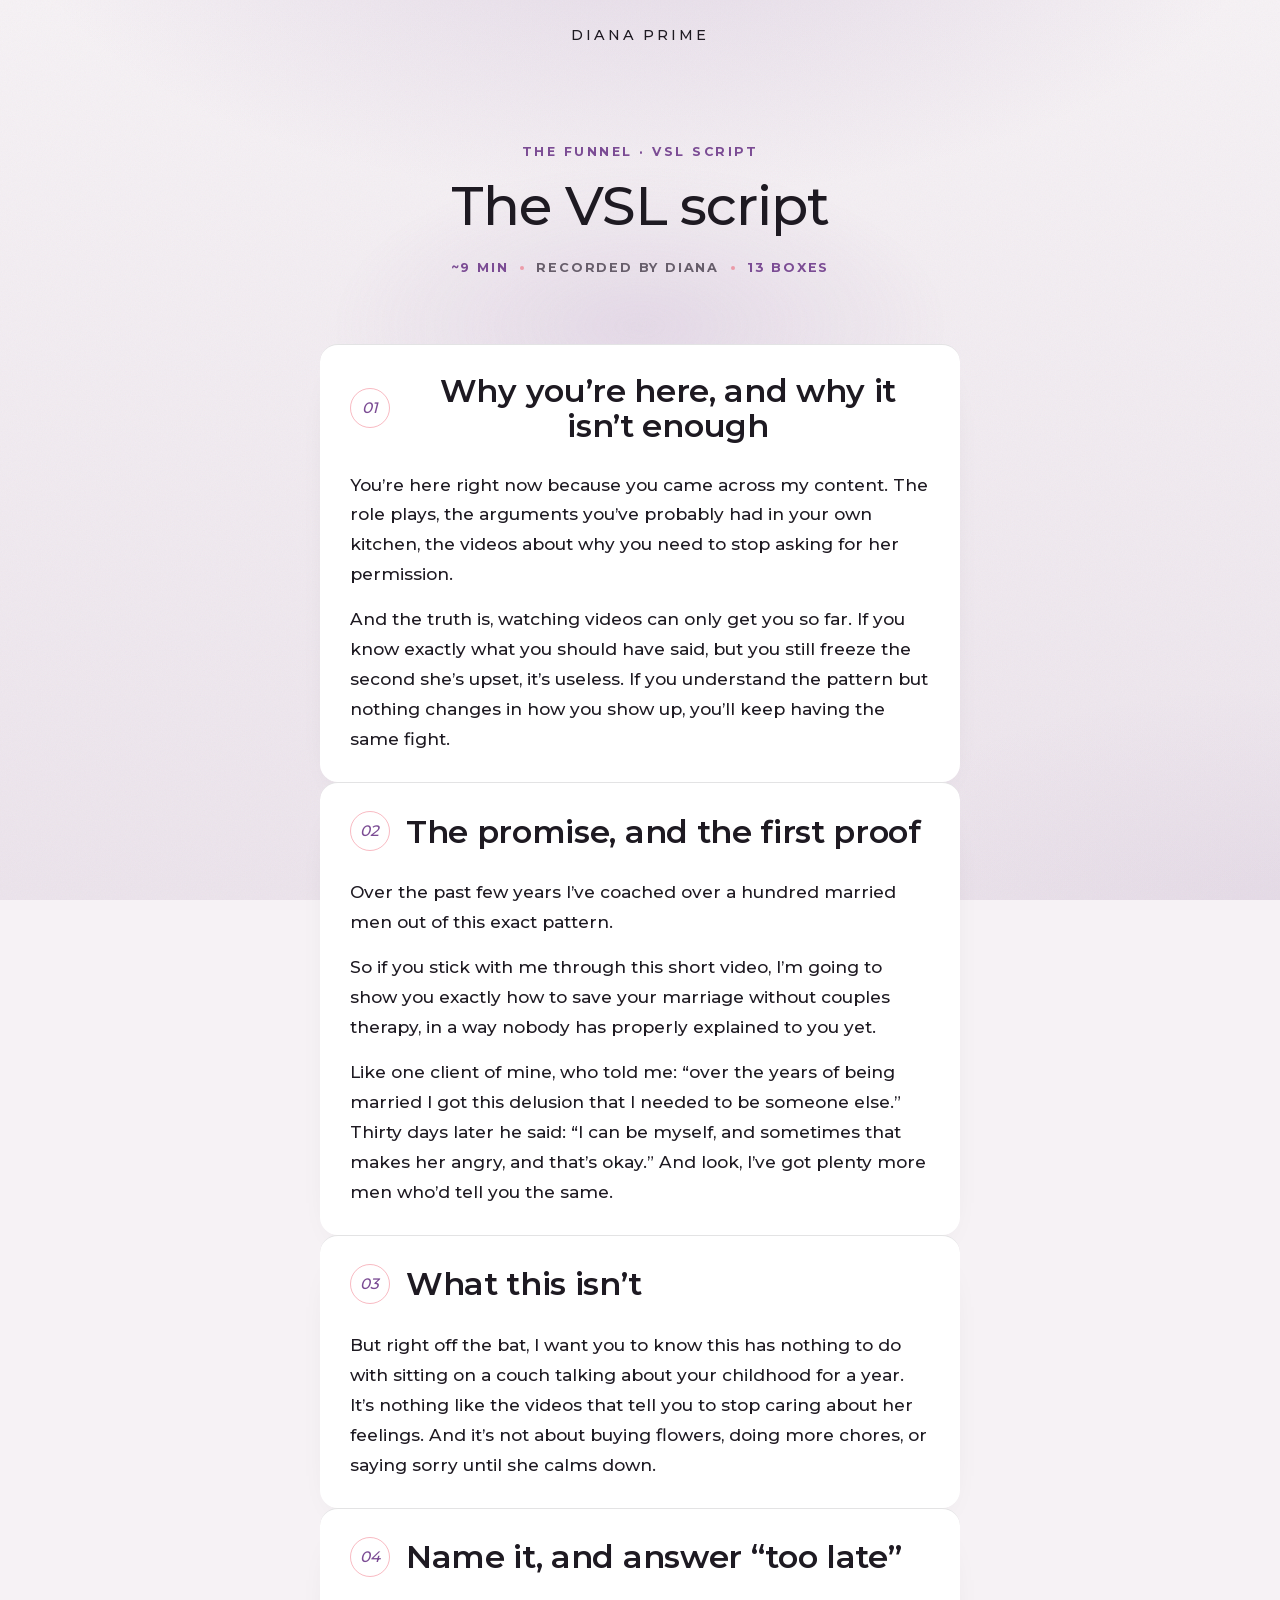
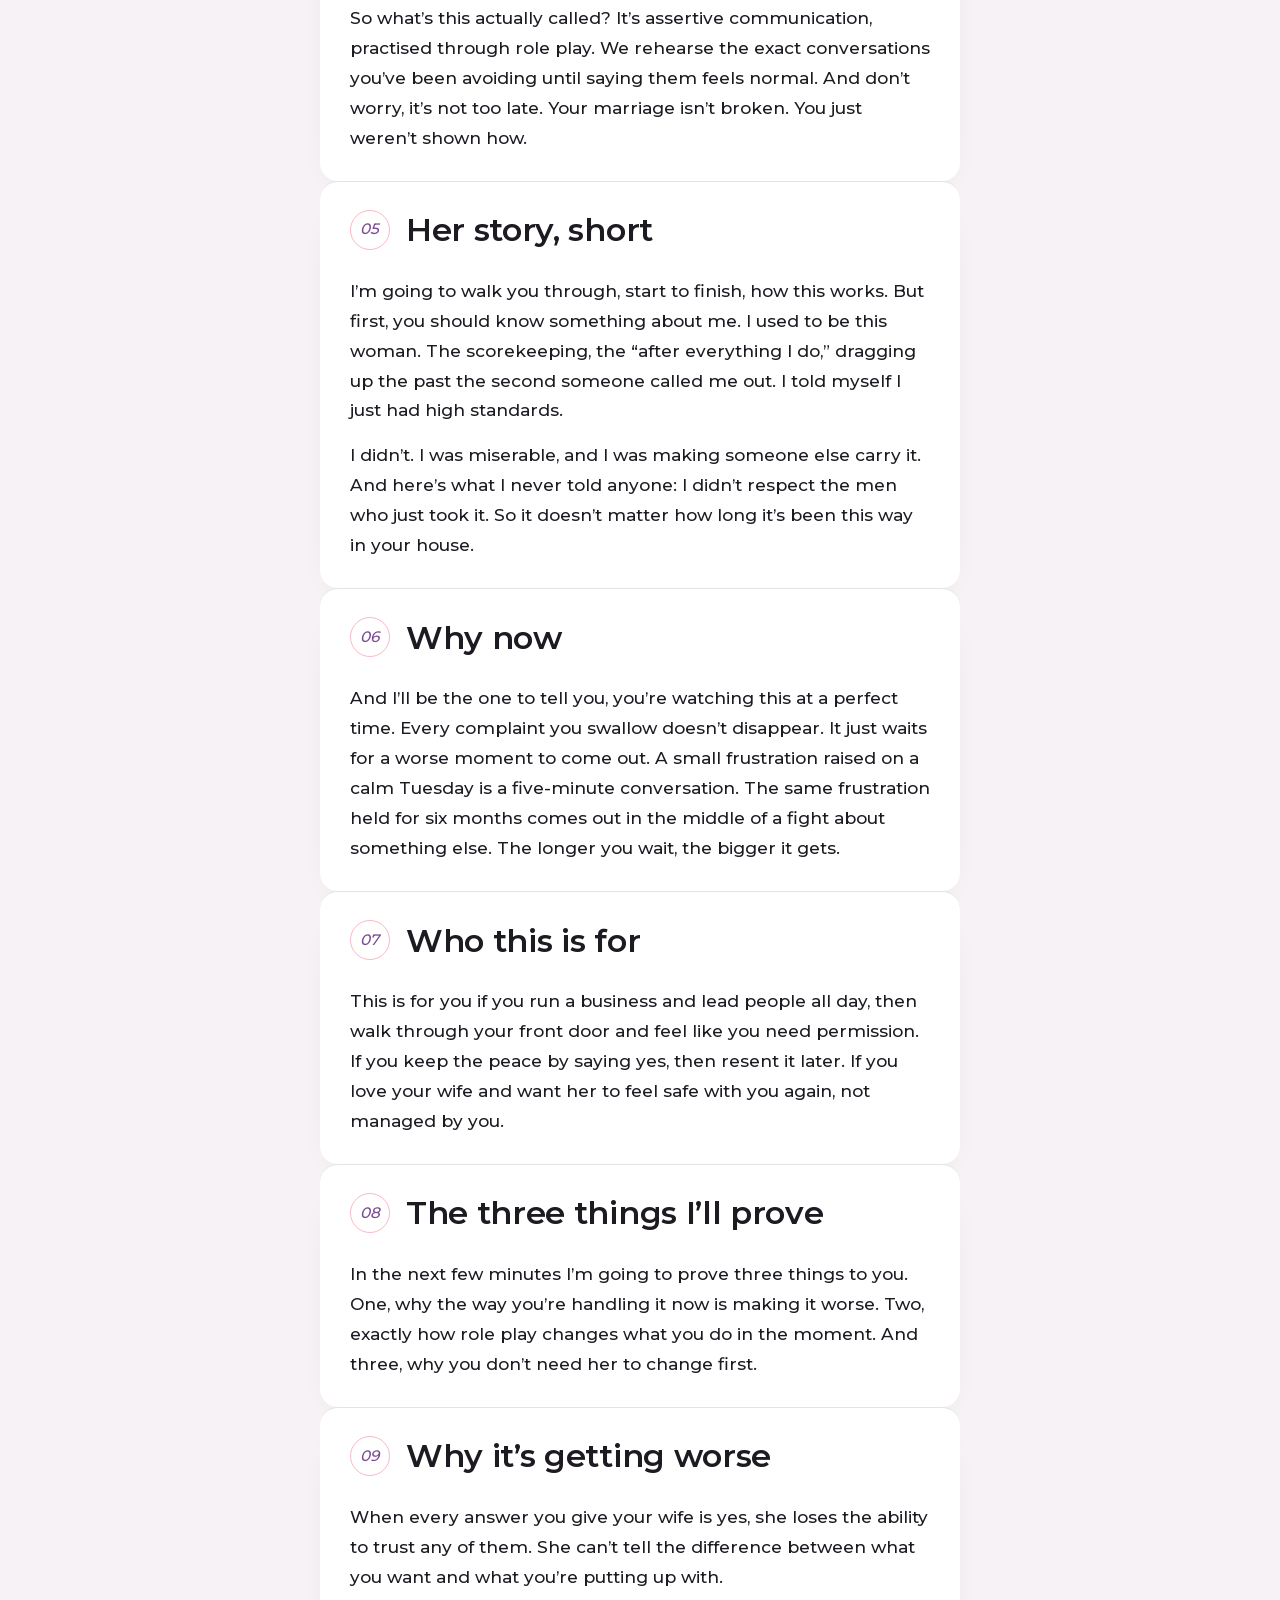
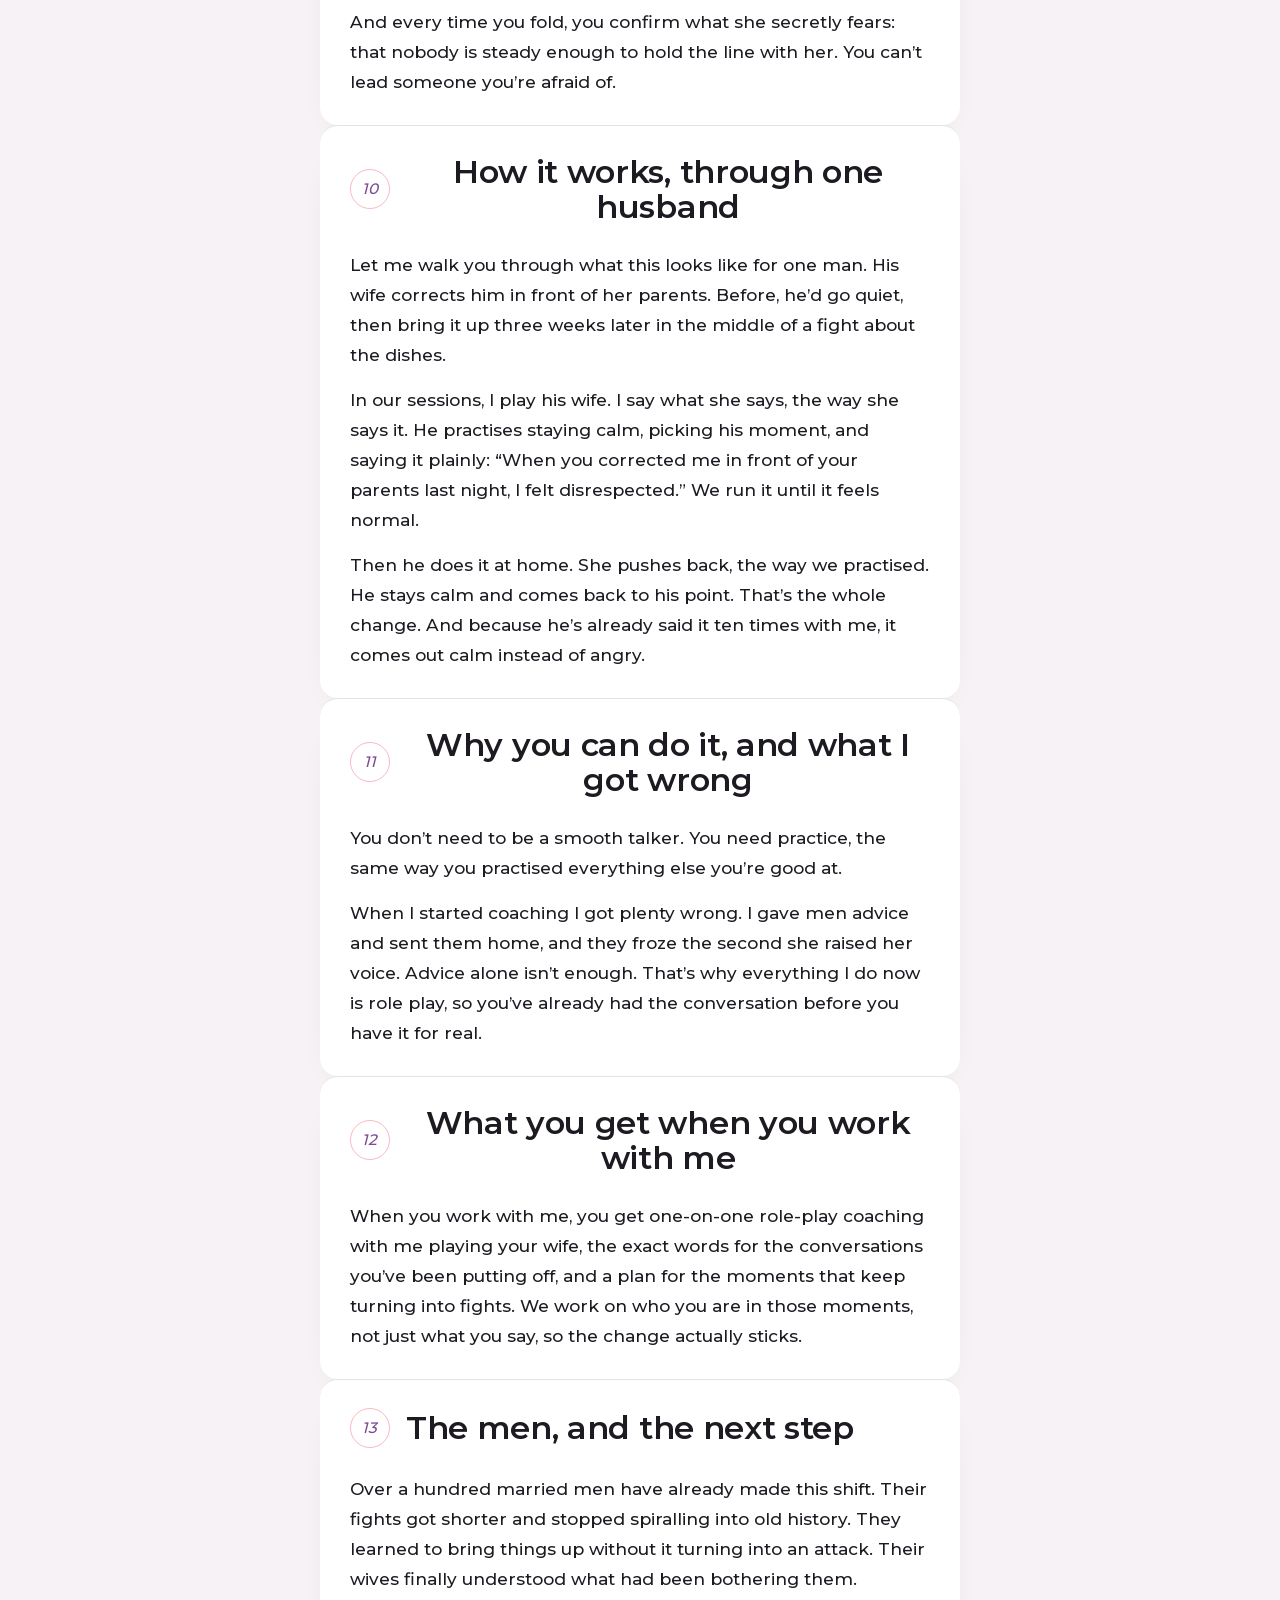
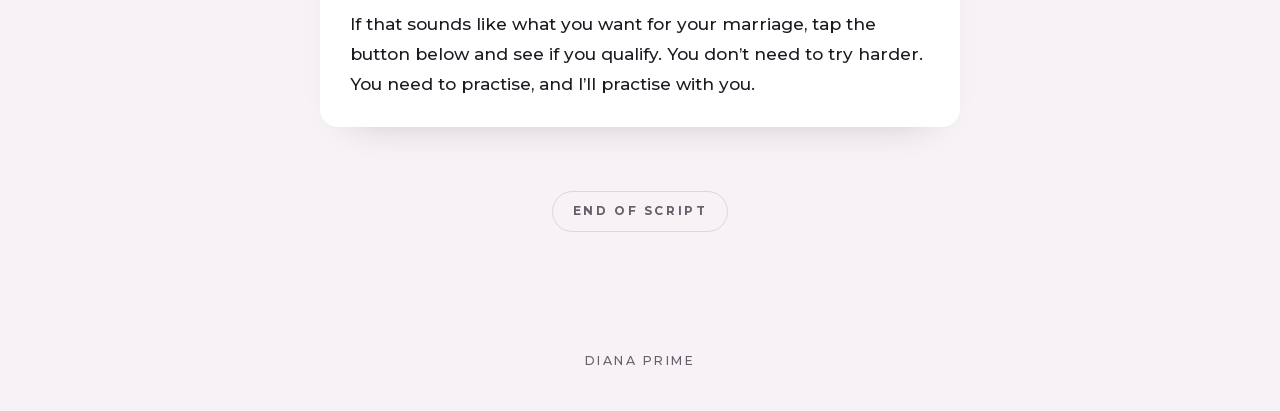
<file: vsl-script/index.html>
<!doctype html>
<html lang="en">
<head>
  <meta charset="utf-8" />
  <meta name="viewport" content="width=device-width, initial-scale=1" />
  <title>VSL Script · Diana Prime</title>
  <meta name="robots" content="noindex" />
  <script>document.documentElement.className += " js";</script>
  <link rel="icon" href="../assets/img/favicon.png" type="image/png" />
  <link rel="stylesheet" href="../assets/vendor/lenis.css" />
  <link rel="stylesheet" href="../vsl/vsl.css" />
  <link rel="stylesheet" href="../assets/brand.css" />
  <link rel="stylesheet" href="vsl-script.css?v=2" />
  <style>.cue{background:var(--accent-soft)!important;border-color:var(--hair)!important}.cue__icon{background:#fff!important}.sec{padding:28px 30px!important;border-radius:18px;background:#fff;box-shadow:0 20px 40px -32px rgba(30,26,34,.3)} .sec__body p{color:var(--ink)}</style>
<script data-topfix>try{if("scrollRestoration" in history)history.scrollRestoration="manual"}catch(e){}addEventListener("load",function(){if(!location.hash){scrollTo(0,0);setTimeout(function(){scrollTo(0,0)},50)}});</script>
</head>
<body>
  <header class="brandbar"><div class="brand"><span class="brand__word">Diana Prime</span></div></header>
  <main class="page">
    <section class="script">
      <div class="script__glow" aria-hidden="true"></div>
      <div class="container">
        <header class="script__intro">
          <p class="script__eyebrow reveal">The funnel · VSL script</p>
          <h1 class="script__title reveal" style="--i:1">The VSL script</h1>
          <p class="script__meta reveal" style="--i:2"><b>~9 min</b> <span class="dot" aria-hidden="true"></span> recorded by Diana <span class="dot" aria-hidden="true"></span> <b>13 boxes</b></p>
        </header>
        <section class="sec reveal">
          <div class="sec__head"><span class="sec__num">01</span><h2 class="sec__title">Why you&rsquo;re here, and why it isn&rsquo;t enough</h2></div>
          <div class="sec__body"><p>You&rsquo;re here right now because you came across my content. The role plays, the arguments you&rsquo;ve probably had in your own kitchen, the videos about why you need to stop asking for her permission.</p><p>And the truth is, watching videos can only get you so far. If you know exactly what you should have said, but you still freeze the second she&rsquo;s upset, it&rsquo;s useless. If you understand the pattern but nothing changes in how you show up, you&rsquo;ll keep having the same fight.</p></div>
        </section>
        <section class="sec reveal">
          <div class="sec__head"><span class="sec__num">02</span><h2 class="sec__title">The promise, and the first proof</h2></div>
          <div class="sec__body"><p>Over the past few years I&rsquo;ve coached over a hundred married men out of this exact pattern.</p><p>So if you stick with me through this short video, I&rsquo;m going to show you exactly how to save your marriage without couples therapy, in a way nobody has properly explained to you yet.</p><p>Like one client of mine, who told me: “over the years of being married I got this delusion that I needed to be someone else.” Thirty days later he said: “I can be myself, and sometimes that makes her angry, and that&rsquo;s okay.” And look, I&rsquo;ve got plenty more men who&rsquo;d tell you the same.</p></div>
        </section>
        <section class="sec reveal">
          <div class="sec__head"><span class="sec__num">03</span><h2 class="sec__title">What this isn&rsquo;t</h2></div>
          <div class="sec__body"><p>But right off the bat, I want you to know this has nothing to do with sitting on a couch talking about your childhood for a year. It&rsquo;s nothing like the videos that tell you to stop caring about her feelings. And it&rsquo;s not about buying flowers, doing more chores, or saying sorry until she calms down.</p></div>
        </section>
        <section class="sec reveal">
          <div class="sec__head"><span class="sec__num">04</span><h2 class="sec__title">Name it, and answer “too late”</h2></div>
          <div class="sec__body"><p>So what&rsquo;s this actually called? It&rsquo;s assertive communication, practised through role play. We rehearse the exact conversations you&rsquo;ve been avoiding until saying them feels normal. And don&rsquo;t worry, it&rsquo;s not too late. Your marriage isn&rsquo;t broken. You just weren&rsquo;t shown how.</p></div>
        </section>
        <section class="sec reveal">
          <div class="sec__head"><span class="sec__num">05</span><h2 class="sec__title">Her story, short</h2></div>
          <div class="sec__body"><p>I&rsquo;m going to walk you through, start to finish, how this works. But first, you should know something about me. I used to be this woman. The scorekeeping, the “after everything I do,” dragging up the past the second someone called me out. I told myself I just had high standards.</p><p>I didn&rsquo;t. I was miserable, and I was making someone else carry it. And here&rsquo;s what I never told anyone: I didn&rsquo;t respect the men who just took it. So it doesn&rsquo;t matter how long it&rsquo;s been this way in your house.</p></div>
        </section>
        <section class="sec reveal">
          <div class="sec__head"><span class="sec__num">06</span><h2 class="sec__title">Why now</h2></div>
          <div class="sec__body"><p>And I&rsquo;ll be the one to tell you, you&rsquo;re watching this at a perfect time. Every complaint you swallow doesn&rsquo;t disappear. It just waits for a worse moment to come out. A small frustration raised on a calm Tuesday is a five-minute conversation. The same frustration held for six months comes out in the middle of a fight about something else. The longer you wait, the bigger it gets.</p></div>
        </section>
        <section class="sec reveal">
          <div class="sec__head"><span class="sec__num">07</span><h2 class="sec__title">Who this is for</h2></div>
          <div class="sec__body"><p>This is for you if you run a business and lead people all day, then walk through your front door and feel like you need permission. If you keep the peace by saying yes, then resent it later. If you love your wife and want her to feel safe with you again, not managed by you.</p></div>
        </section>
        <section class="sec reveal">
          <div class="sec__head"><span class="sec__num">08</span><h2 class="sec__title">The three things I&rsquo;ll prove</h2></div>
          <div class="sec__body"><p>In the next few minutes I&rsquo;m going to prove three things to you. One, why the way you&rsquo;re handling it now is making it worse. Two, exactly how role play changes what you do in the moment. And three, why you don&rsquo;t need her to change first.</p></div>
        </section>
        <section class="sec reveal">
          <div class="sec__head"><span class="sec__num">09</span><h2 class="sec__title">Why it&rsquo;s getting worse</h2></div>
          <div class="sec__body"><p>When every answer you give your wife is yes, she loses the ability to trust any of them. She can&rsquo;t tell the difference between what you want and what you&rsquo;re putting up with.</p><p>And every time you fold, you confirm what she secretly fears: that nobody is steady enough to hold the line with her. You can&rsquo;t lead someone you&rsquo;re afraid of.</p></div>
        </section>
        <section class="sec reveal">
          <div class="sec__head"><span class="sec__num">10</span><h2 class="sec__title">How it works, through one husband</h2></div>
          <div class="sec__body"><p>Let me walk you through what this looks like for one man. His wife corrects him in front of her parents. Before, he&rsquo;d go quiet, then bring it up three weeks later in the middle of a fight about the dishes.</p><p>In our sessions, I play his wife. I say what she says, the way she says it. He practises staying calm, picking his moment, and saying it plainly: “When you corrected me in front of your parents last night, I felt disrespected.” We run it until it feels normal.</p><p>Then he does it at home. She pushes back, the way we practised. He stays calm and comes back to his point. That&rsquo;s the whole change. And because he&rsquo;s already said it ten times with me, it comes out calm instead of angry.</p></div>
        </section>
        <section class="sec reveal">
          <div class="sec__head"><span class="sec__num">11</span><h2 class="sec__title">Why you can do it, and what I got wrong</h2></div>
          <div class="sec__body"><p>You don&rsquo;t need to be a smooth talker. You need practice, the same way you practised everything else you&rsquo;re good at.</p><p>When I started coaching I got plenty wrong. I gave men advice and sent them home, and they froze the second she raised her voice. Advice alone isn&rsquo;t enough. That&rsquo;s why everything I do now is role play, so you&rsquo;ve already had the conversation before you have it for real.</p></div>
        </section>
        <section class="sec reveal">
          <div class="sec__head"><span class="sec__num">12</span><h2 class="sec__title">What you get when you work with me</h2></div>
          <div class="sec__body"><p>When you work with me, you get one-on-one role-play coaching with me playing your wife, the exact words for the conversations you&rsquo;ve been putting off, and a plan for the moments that keep turning into fights. We work on who you are in those moments, not just what you say, so the change actually sticks.</p></div>
        </section>
        <section class="sec reveal">
          <div class="sec__head"><span class="sec__num">13</span><h2 class="sec__title">The men, and the next step</h2></div>
          <div class="sec__body"><p>Over a hundred married men have already made this shift. Their fights got shorter and stopped spiralling into old history. They learned to bring things up without it turning into an attack. Their wives finally understood what had been bothering them.</p><p>If that sounds like what you want for your marriage, tap the button below and see if you qualify. You don&rsquo;t need to try harder. You need to practise, and I&rsquo;ll practise with you.</p></div>
        </section>
        <div class="script__end reveal"><span>End of script</span></div>
      </div>
    </section>
  </main>
  <footer class="brandfoot"><div class="brand"><span class="brand__word">Diana Prime</span></div></footer>
  <script src="../assets/vendor/lenis.min.js"></script>
  <script src="../vsl/vsl.js"></script>
</body>
</html>
</file>
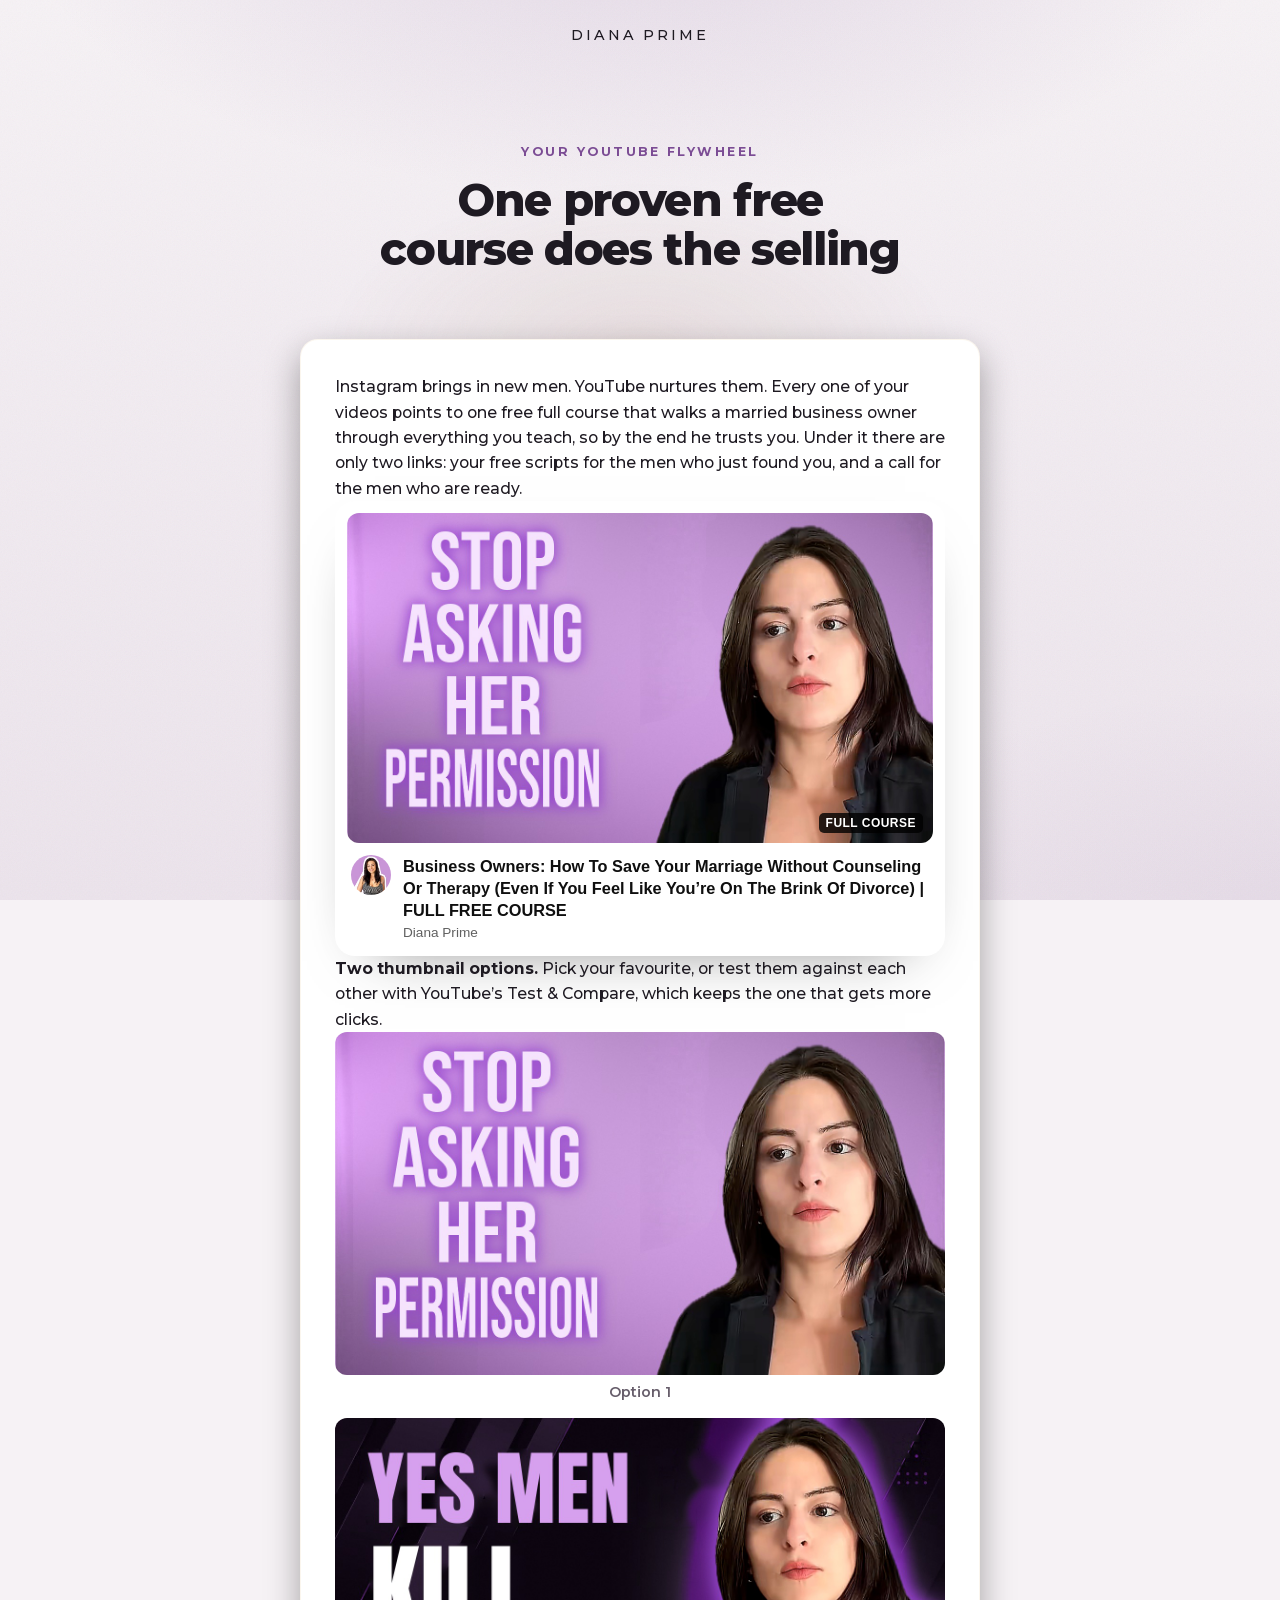
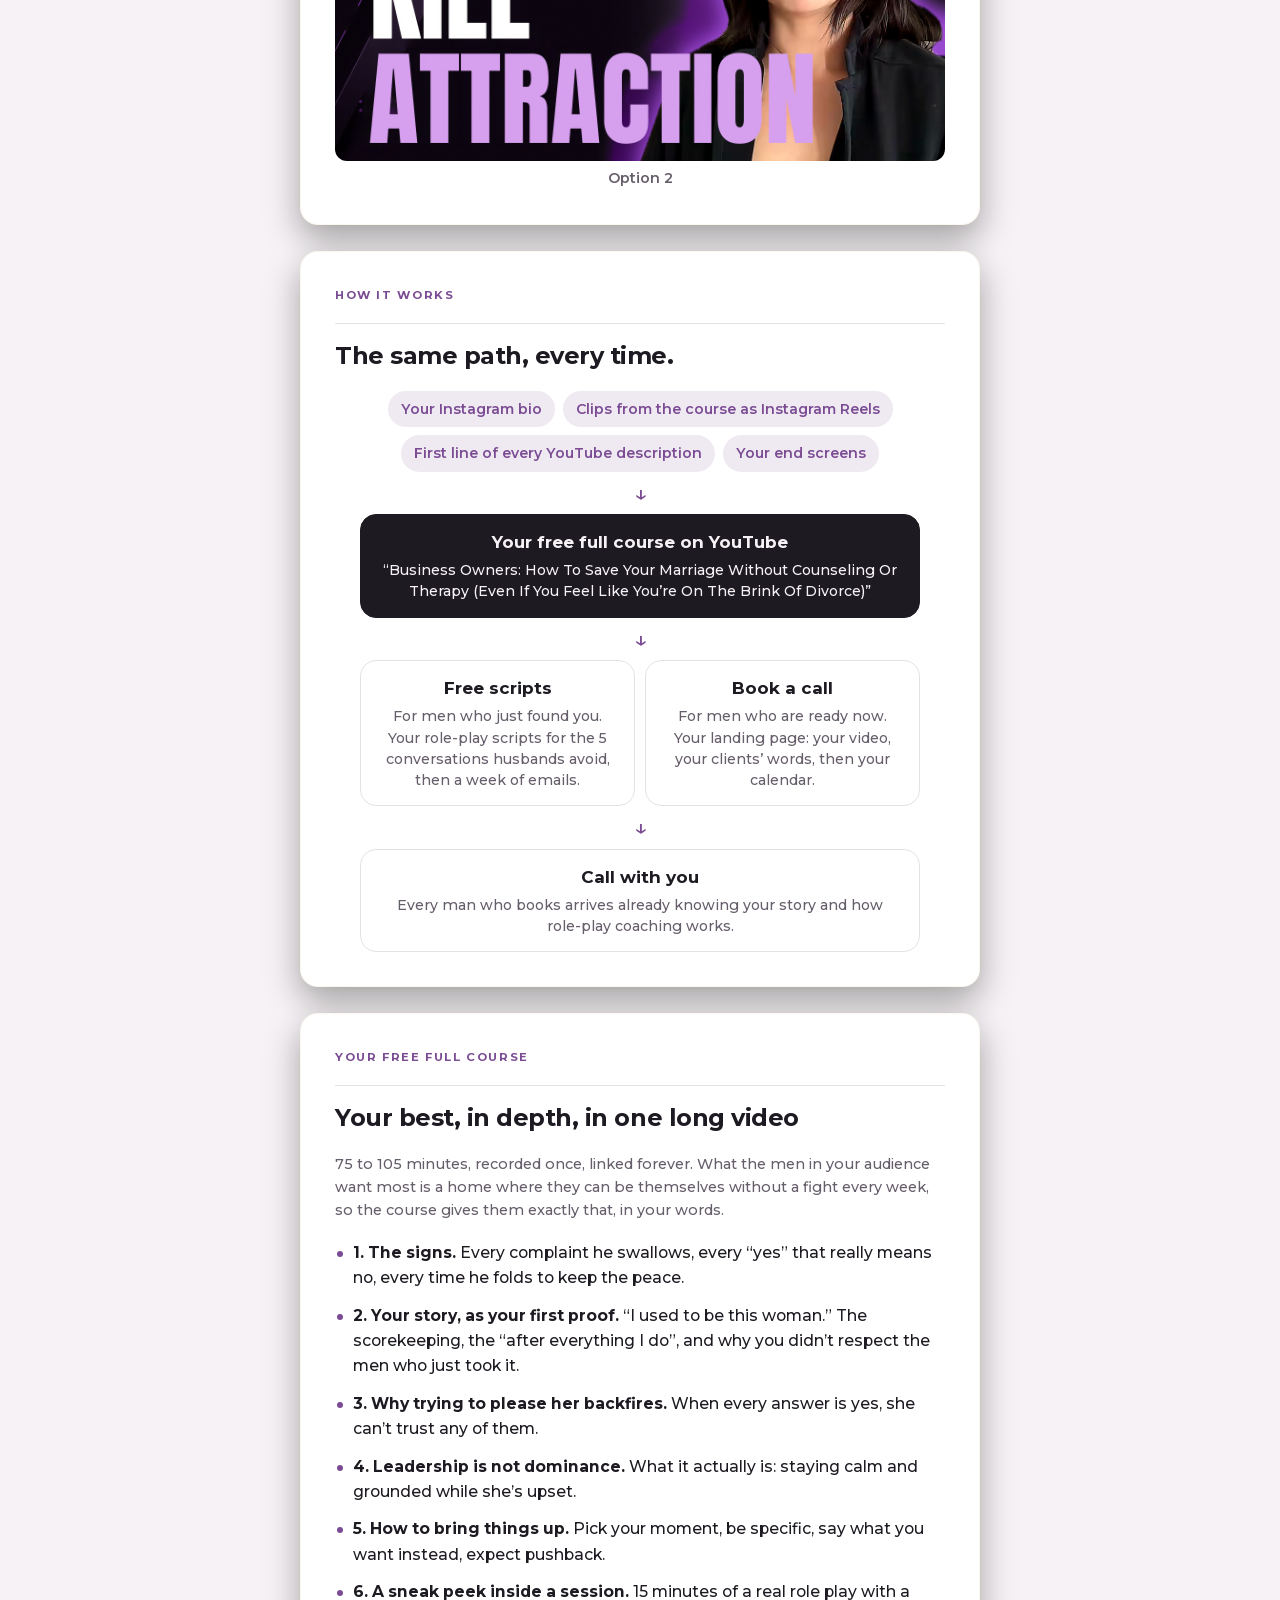
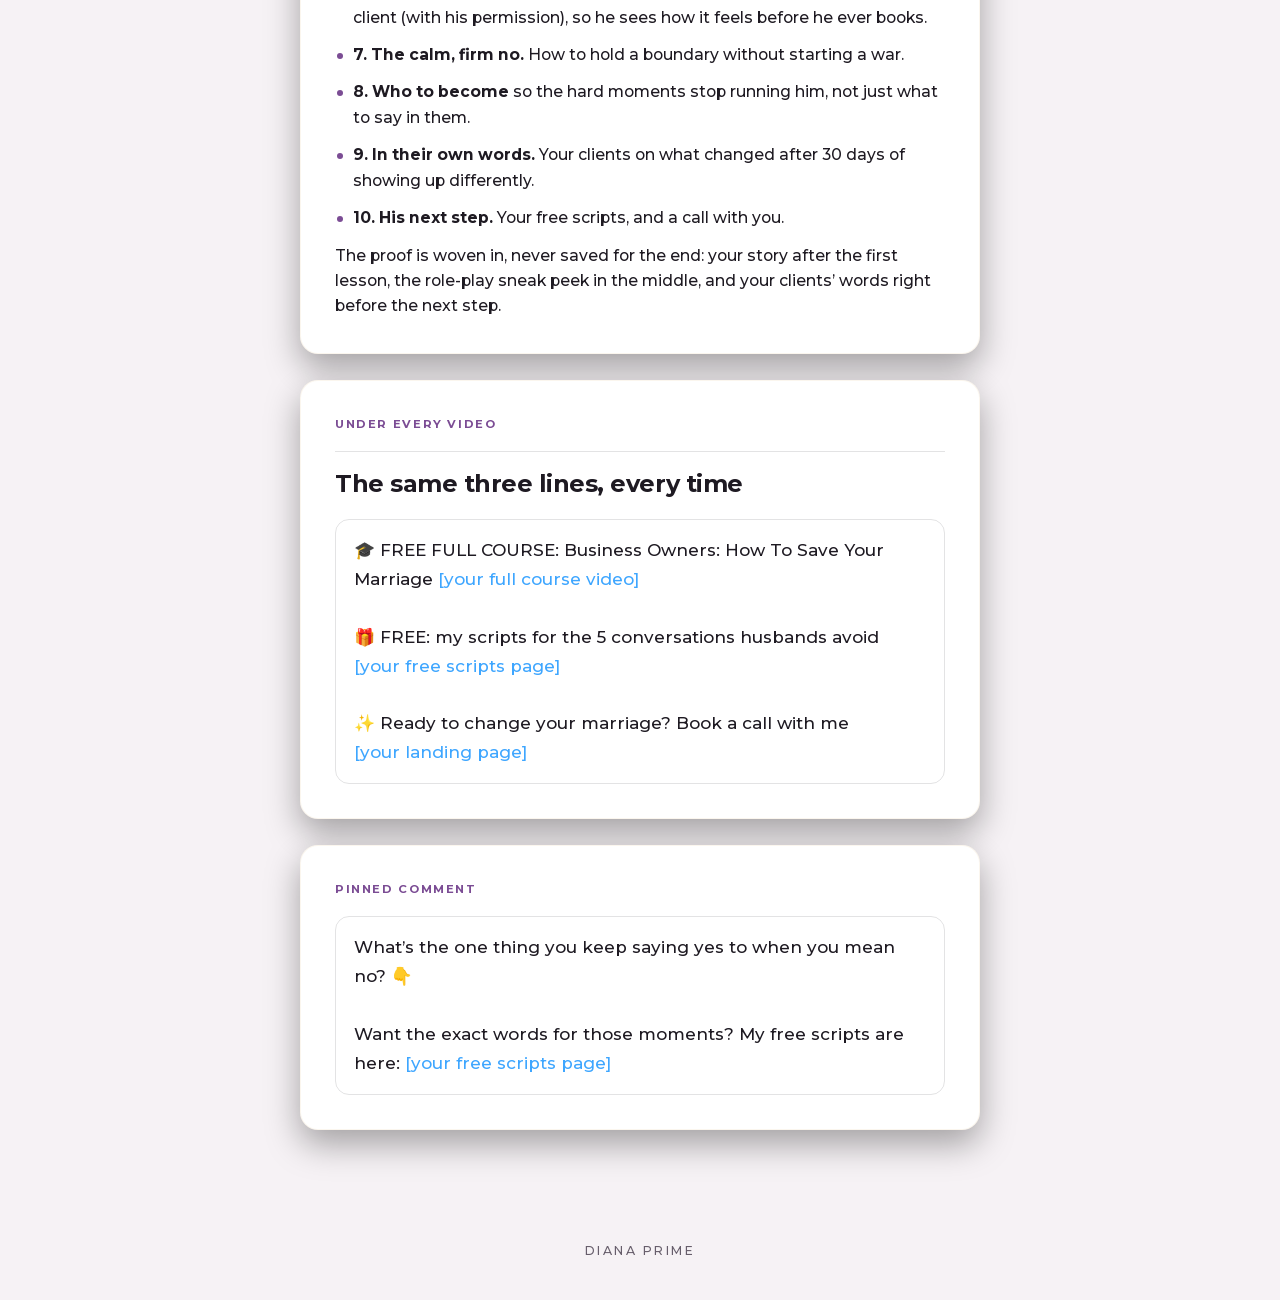
<file: youtube-flywheel/index.html>
<!doctype html>
<html lang="en">
<head>
  <meta charset="utf-8" />
  <meta name="viewport" content="width=device-width, initial-scale=1" />
  <title>YouTube flywheel · Diana Prime</title>
  <meta name="robots" content="noindex" />
  <script>document.documentElement.className += " js";</script>
  <link rel="icon" href="../assets/img/favicon.png" type="image/png" />
  <link rel="stylesheet" href="../assets/vendor/lenis.css" />
  <link rel="stylesheet" href="../vsl/vsl.css" />
  <link rel="stylesheet" href="../opted-in/opted-in.css?v=2" />
  <link rel="stylesheet" href="../assets/brand.css" />
  <style>
    .yt{background:#fff;border-radius:20px;padding:12px;box-shadow:0 24px 60px -40px rgba(0,0,0,.6)}
    .yt__thumb{position:relative;border-radius:12px;overflow:hidden}.yt__thumb img{display:block;width:100%;aspect-ratio:16/9;object-fit:cover}
    .yt__badge{position:absolute;right:10px;bottom:10px;background:rgba(0,0,0,.8);color:#fff;font:700 .75rem/1 Arial,sans-serif;padding:4px 7px;border-radius:5px;letter-spacing:.04em}
    .yt__meta{display:flex;gap:12px;align-items:flex-start;padding:12px 4px 4px}.yt__meta img{width:40px;height:40px;border-radius:50%;object-fit:cover;flex:none}
    .yt__meta b{display:block;font:600 1.02rem/1.35 Roboto,Arial,sans-serif;color:#0f0f0f}.yt__meta small{display:block;margin-top:4px;color:#606060;font:400 .85rem Roboto,Arial,sans-serif}
    .wheel{display:grid;gap:10px;justify-items:center;text-align:center;margin-top:8px}
    .node{border:1px solid var(--hair);border-radius:16px;padding:14px 18px;width:100%;max-width:560px}
    .node b{display:block}.node small{display:block;color:var(--muted);margin-top:4px;line-height:1.5}
    .node--hub{background:var(--accent);border-color:var(--accent)}.node--hub b,.node--hub small{color:var(--accent-ink)}
    .arrow-d{color:var(--accent-text);font-size:1.4rem;line-height:1}
    .two{display:grid;grid-template-columns:1fr 1fr;gap:10px;width:100%;max-width:560px}.two .node{max-width:none}
    .feeds{display:flex;flex-wrap:wrap;gap:8px;justify-content:center}.feeds span{background:var(--accent-soft);color:var(--accent-text);border-radius:999px;padding:7px 13px;font-weight:600;font-size:.88rem}
    .desc{border:1px solid var(--hair);border-radius:14px;padding:16px 18px;line-height:1.7;white-space:pre-line}
    .desc .ln{color:#3ea6ff}
    @media (max-width:560px){.two{grid-template-columns:1fr}}
  </style>
<script data-topfix>try{if("scrollRestoration" in history)history.scrollRestoration="manual"}catch(e){}addEventListener("load",function(){if(!location.hash){scrollTo(0,0);setTimeout(function(){scrollTo(0,0)},50)}});</script>
</head>
<body>
  <header class="brandbar"><div class="brand"><span class="brand__word">Diana Prime</span></div></header>
  <main class="page"><section class="seq"><div class="seq__glow" aria-hidden="true"></div><div class="container">
    <header class="seq__intro">
      <p class="seq__eyebrow reveal">Your YouTube flywheel</p>
      <h1 class="seq__title reveal" style="--i:1">One proven free course does the selling</h1>
    </header>
    <div class="seq__list">

      <article class="email reveal">
        <div class="email__body"><p>Instagram brings in new men. YouTube nurtures them. Every one of your videos points to one free full course that walks a married business owner through everything you teach, so by the end he trusts you. Under it there are only two links: your free scripts for the men who just found you, and a call for the men who are ready.</p></div>
        <div class="yt">
          <div class="yt__thumb"><img src="../assets/img/course-thumb-1.jpg?v=4" alt="Thumbnail option 1" /><span class="yt__badge">FULL COURSE</span></div>
          <div class="yt__meta"><img src="../assets/img/pfp.jpg" alt="" /><div><b>Business Owners: How To Save Your Marriage Without Counseling Or Therapy (Even If You Feel Like You&rsquo;re On The Brink Of Divorce) | FULL FREE COURSE</b><small>Diana Prime</small></div></div>
        </div>
        <div class="email__body"><p><b>Two thumbnail options.</b> Pick your favourite, or test them against each other with YouTube&rsquo;s Test &amp; Compare, which keeps the one that gets more clicks.</p></div>
        <div class="thumbs3"><figure><img src="../assets/img/course-thumb-1.jpg?v=4" alt="Option 1"><figcaption>Option 1</figcaption></figure><figure><img src="../assets/img/course-thumb-2.jpg?v=4" alt="Option 2"><figcaption>Option 2</figcaption></figure></div>
        <style>.thumbs3{display:grid;grid-template-columns:1fr;gap:14px}.thumbs3 figure{margin:0;display:grid;gap:6px;text-align:center}.thumbs3 img{width:100%;aspect-ratio:16/9;object-fit:cover;border-radius:12px;display:block}.thumbs3 figcaption{color:var(--muted);font-weight:600;font-size:.9rem}</style>
      </article>

      <article class="email reveal">
        <div class="email__head"><span class="email__tag">How it works</span></div>
        <h2 class="email__subject">The same path, every time.</h2>
        <div class="wheel">
          <div class="feeds"><span>Your Instagram bio</span><span>Clips from the course as Instagram Reels</span><span>First line of every YouTube description</span><span>Your end screens</span></div>
          <div class="arrow-d">&darr;</div>
          <div class="node node--hub"><b>Your free full course on YouTube</b><small>&ldquo;Business Owners: How To Save Your Marriage Without Counseling Or Therapy (Even If You Feel Like You&rsquo;re On The Brink Of Divorce)&rdquo;</small></div>
          <div class="arrow-d">&darr;</div>
          <div class="two">
            <div class="node"><b>Free scripts</b><small>For men who just found you. Your role-play scripts for the 5 conversations husbands avoid, then a week of emails.</small></div>
            <div class="node"><b>Book a call</b><small>For men who are ready now. Your landing page: your video, your clients&rsquo; words, then your calendar.</small></div>
          </div>
          <div class="arrow-d">&darr;</div>
          <div class="node"><b>Call with you</b><small>Every man who books arrives already knowing your story and how role-play coaching works.</small></div>
        </div>
      </article>

      <article class="email reveal">
        <div class="email__head"><span class="email__tag">Your free full course</span></div>
        <h2 class="email__subject">Your best, in depth, in one long video</h2>
        <p class="email__pv">75 to 105 minutes, recorded once, linked forever. What the men in your audience want most is a home where they can be themselves without a fight every week, so the course gives them exactly that, in your words.</p>
        <div class="email__body">
          <p class="li"><b>1. The signs.</b> Every complaint he swallows, every &ldquo;yes&rdquo; that really means no, every time he folds to keep the peace.</p>
          <p class="li"><b>2. Your story, as your first proof.</b> &ldquo;I used to be this woman.&rdquo; The scorekeeping, the &ldquo;after everything I do&rdquo;, and why you didn&rsquo;t respect the men who just took it.</p>
          <p class="li"><b>3. Why trying to please her backfires.</b> When every answer is yes, she can&rsquo;t trust any of them.</p>
          <p class="li"><b>4. Leadership is not dominance.</b> What it actually is: staying calm and grounded while she&rsquo;s upset.</p>
          <p class="li"><b>5. How to bring things up.</b> Pick your moment, be specific, say what you want instead, expect pushback.</p>
          <p class="li"><b>6. A sneak peek inside a session.</b> 15 minutes of a real role play with a client (with his permission), so he sees how it feels before he ever books.</p>
          <p class="li"><b>7. The calm, firm no.</b> How to hold a boundary without starting a war.</p>
          <p class="li"><b>8. Who to become</b> so the hard moments stop running him, not just what to say in them.</p>
          <p class="li"><b>9. In their own words.</b> Your clients on what changed after 30 days of showing up differently.</p>
          <p class="li"><b>10. His next step.</b> Your free scripts, and a call with you.</p>
          <p>The proof is woven in, never saved for the end: your story after the first lesson, the role-play sneak peek in the middle, and your clients&rsquo; words right before the next step.</p>
        </div>
      </article>

      <article class="email reveal">
        <div class="email__head"><span class="email__tag">Under every video</span></div>
        <h2 class="email__subject">The same three lines, every time</h2>
        <div class="desc">&#127891; FREE FULL COURSE: Business Owners: How To Save Your Marriage <span class="ln">[your full course video]</span>

&#127873; FREE: my scripts for the 5 conversations husbands avoid
<span class="ln">[your free scripts page]</span>

&#10024; Ready to change your marriage? Book a call with me
<span class="ln">[your landing page]</span></div>
      </article>

      <article class="email reveal">
        <div class="email__head"><span class="email__tag">Pinned comment</span></div>
        <div class="desc">What&rsquo;s the one thing you keep saying yes to when you mean no? &#128071;

Want the exact words for those moments? My free scripts are here: <span class="ln">[your free scripts page]</span></div>
      </article>

    </div>
  </div></section></main>
  <footer class="brandfoot"><div class="brand"><span class="brand__word">Diana Prime</span></div></footer>
  <script src="../assets/vendor/lenis.min.js"></script>
  <script src="../vsl/vsl.js"></script>
</body>
</html>
</file>
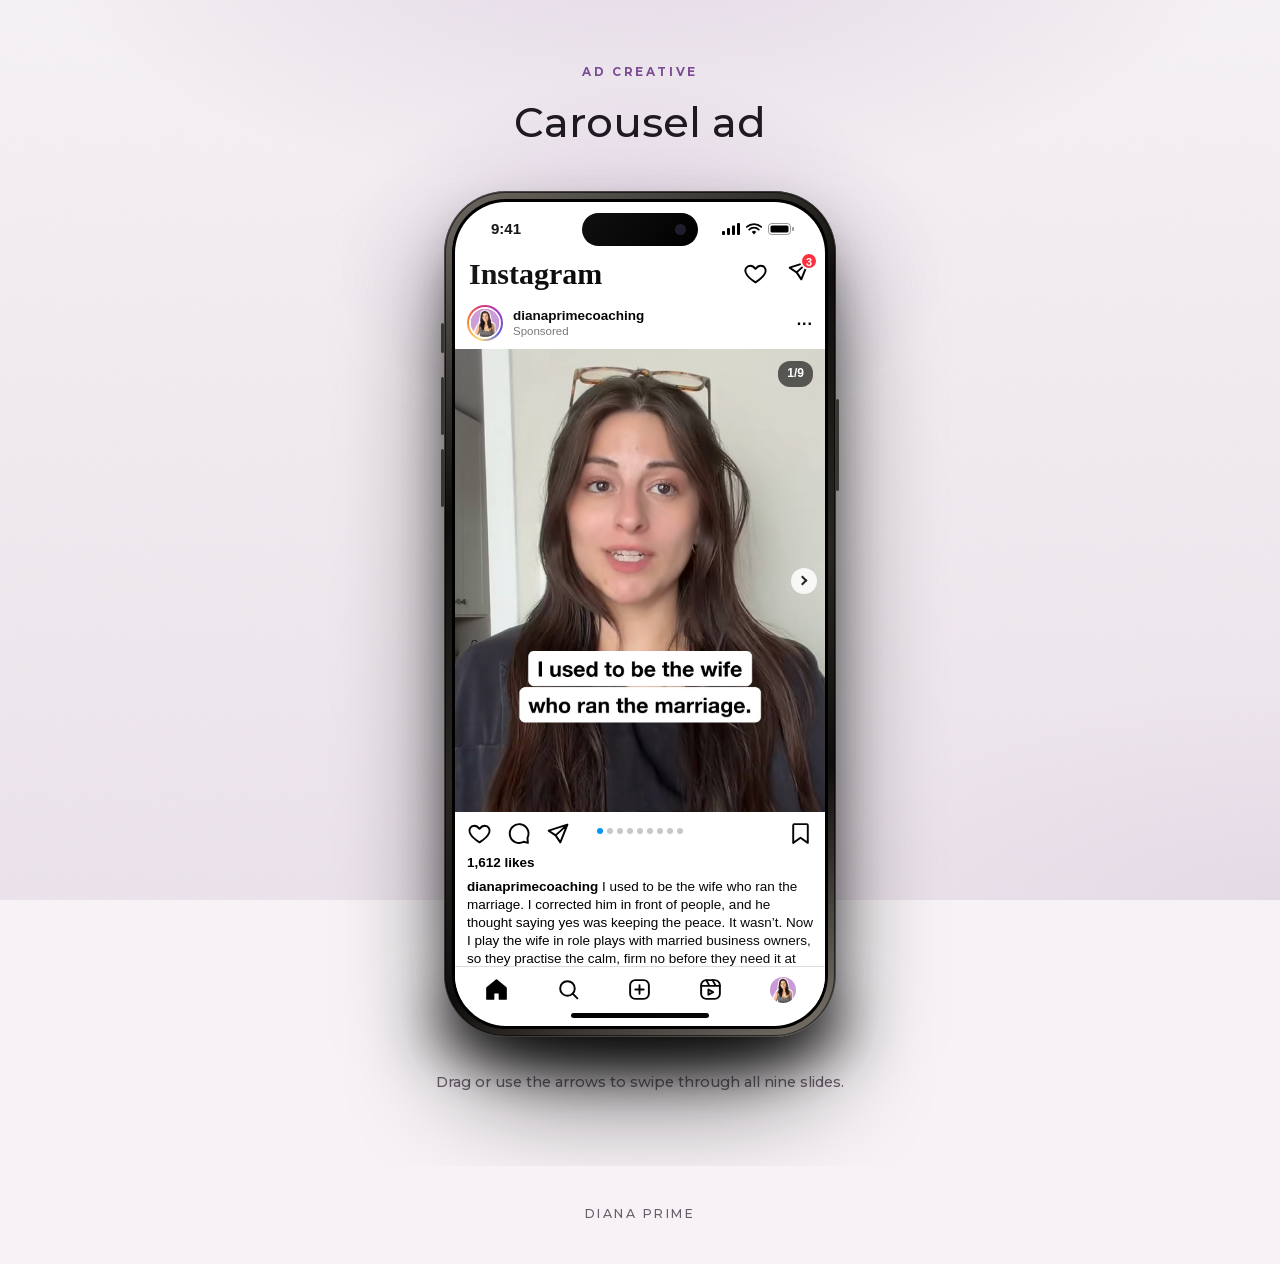
<file: carousel/phone/index.html>
<!doctype html>
<html lang="en">
<head>
  <meta charset="utf-8" />
  <meta name="viewport" content="width=device-width, initial-scale=1" />
  <title>Carousel ad · Diana Prime</title>
  <meta name="robots" content="noindex" />
  <script>document.documentElement.className += " js";</script>
  <link rel="icon" href="../../assets/img/favicon.png" type="image/png" />
  <link rel="stylesheet" href="../../vsl/vsl.css" />
  <link rel="stylesheet" href="../../assets/brand.css" />
  <link rel="stylesheet" href="../../assets/phone.css" />
<script data-topfix>try{if("scrollRestoration" in history)history.scrollRestoration="manual"}catch(e){}addEventListener("load",function(){if(!location.hash){scrollTo(0,0);setTimeout(function(){scrollTo(0,0)},50)}});</script>
</head>
<body>
  <main class="page">
    <section class="sa">
      <div class="sa__glow" aria-hidden="true"></div>
      <div class="sa__intro">
        <p class="eyebrow reveal">Ad creative</p>
        <h1 class="sa__title reveal" style="--i:1">Carousel ad</h1>
      </div>
      <div class="stage">
        <div class="phone-wrap reveal rv" id="pw">
          <div class="iphone">
            <span class="btn-side l" style="top:132px;height:30px"></span><span class="btn-side l" style="top:186px;height:58px"></span><span class="btn-side l" style="top:258px;height:58px"></span><span class="btn-side r" style="top:208px;height:92px"></span>
            <div class="screen">
              <div class="status"><span>9:41</span><span class="island"></span><span class="ic"><svg viewBox="0 0 18 12"><rect x="0" y="8" width="3" height="4" rx="1" fill="#000"/><rect x="5" y="5" width="3" height="7" rx="1" fill="#000"/><rect x="10" y="2.5" width="3" height="9.5" rx="1" fill="#000"/><rect x="15" y="0" width="3" height="12" rx="1" fill="#000"/></svg><svg viewBox="0 0 16 12"><path d="M8 11.5l2.2-2.6a3.2 3.2 0 0 0-4.4 0z" fill="#000"/><path d="M3.2 6.6a6.8 6.8 0 0 1 9.6 0" stroke="#000" stroke-width="1.8" fill="none" stroke-linecap="round"/><path d="M.8 3.9a10.5 10.5 0 0 1 14.4 0" stroke="#000" stroke-width="1.8" fill="none" stroke-linecap="round"/></svg><svg viewBox="0 0 27 12"><rect x=".5" y=".5" width="22" height="11" rx="3.2" fill="none" stroke="#000" opacity=".4"/><rect x="2.5" y="2.5" width="18" height="7" rx="1.6" fill="#000"/><rect x="24" y="4" width="2" height="4" rx="1" fill="#000" opacity=".4"/></svg></span></div>
              <div class="ig-top"><span class="ig-logo">Instagram</span><span class="ic"><svg viewBox="0 0 24 24"><path d="M12 20.5s-7.5-4.6-9.3-9.2C1.4 8 3.4 4.5 7 4.5c2.1 0 3.6 1.2 5 3 1.4-1.8 2.9-3 5-3 3.6 0 5.6 3.5 4.3 6.8-1.8 4.6-9.3 9.2-9.3 9.2z"/></svg><span style="position:relative"><svg viewBox="0 0 24 24"><path d="M21.5 3.5L10.2 13.8M21.5 3.5l-6.8 17-4.5-6.7-6.7-4.5z"/></svg><span class="ig-badge">3</span></span></span></div>
              <div class="feed">
                <div class="post-head"><span class="avatar-ring"><img src="../../assets/img/pfp.jpg" alt="" /></span><span class="who"><b>dianaprimecoaching</b><small>Sponsored</small></span><span class="dots3">&middot;&middot;&middot;</span></div>
                <div class="post-media post-media--car"><div class="ctrack" id="ctrack"><img src="../../assets/img/ads/slide-1.jpg?v=5" alt="Slide 1" draggable="false" /><img src="../../assets/img/ads/slide-2.jpg?v=5" alt="Slide 2" draggable="false" /><img src="../../assets/img/ads/slide-3.jpg?v=5" alt="Slide 3" draggable="false" /><img src="../../assets/img/ads/slide-4.jpg?v=5" alt="Slide 4" draggable="false" /><img src="../../assets/img/ads/slide-5.jpg?v=5" alt="Slide 5" draggable="false" /><img src="../../assets/img/ads/slide-6.jpg?v=5" alt="Slide 6" draggable="false" /><img src="../../assets/img/ads/slide-7.jpg?v=5" alt="Slide 7" draggable="false" /><img src="../../assets/img/ads/slide-8.jpg?v=5" alt="Slide 8" draggable="false" /><img src="../../assets/img/ads/slide-9.jpg?v=5" alt="Slide 9" draggable="false" /></div><button class="cnav prev" id="cprev" type="button" aria-label="Previous" disabled></button><button class="cnav next" id="cnext" type="button" aria-label="Next"></button><span class="ig-count"><span id="ccur">1</span>/9</span></div>
                <div class="actions"><svg viewBox="0 0 24 24"><path d="M12 20.5s-7.5-4.6-9.3-9.2C1.4 8 3.4 4.5 7 4.5c2.1 0 3.6 1.2 5 3 1.4-1.8 2.9-3 5-3 3.6 0 5.6 3.5 4.3 6.8-1.8 4.6-9.3 9.2-9.3 9.2z"/></svg><svg viewBox="0 0 24 24"><path d="M20.6 16.2A9 9 0 1 0 17 19.9L21 21z"/></svg><svg viewBox="0 0 24 24"><path d="M21.5 3.5L10.2 13.8M21.5 3.5l-6.8 17-4.5-6.7-6.7-4.5z"/></svg><span class="cdots" id="cdots"><span class="on"></span><span></span><span></span><span></span><span></span><span></span><span></span><span></span><span></span></span><span class="spacer"></span><svg viewBox="0 0 24 24"><path d="M19 21l-7-5-7 5V4a1 1 0 0 1 1-1h12a1 1 0 0 1 1 1z"/></svg></div>
                <p class="likes">1,612 likes</p>
                <p class="caption"><b>dianaprimecoaching</b> I used to be the wife who ran the marriage. I corrected him in front of people, and he thought saying yes was keeping the peace. It wasn&rsquo;t. Now I play the wife in role plays with married business owners, so they practise the calm, firm no before they need it at home. Comment the word SAVE and I&rsquo;ll send you my free course on saving your marriage. <span class="more">... more</span></p>
                <p class="comments">View all 248 comments</p>
                <p class="stamp">2 hours ago</p>
              </div>
              <div class="tabbar"><svg viewBox="0 0 24 24"><path d="M3 10.5L12 3l9 7.5V21h-6v-6H9v6H3z" fill="#000"/></svg><svg viewBox="0 0 24 24"><circle cx="11" cy="11" r="7"/><path d="M20.5 20.5l-4.5-4.5"/></svg><svg viewBox="0 0 24 24"><rect x="3" y="3" width="18" height="18" rx="5"/><path d="M12 8v8M8 12h8"/></svg><svg viewBox="0 0 24 24"><rect x="3" y="3" width="18" height="18" rx="5"/><path d="M3 8.5h18M8 3l3 5.5M14 3l3 5.5M10 12v5l4.5-2.5z"/></svg><img class="me" src="../../assets/img/pfp.jpg" alt="" /></div>
              <div class="homebar"></div>
            </div>
          </div>
          
        </div>
      </div>
      <p class="hint">Drag or use the arrows to swipe through all nine slides.</p>
    </section>
  </main>
  <footer class="brandfoot">
    <div class="brand">
      
      <span class="brand__word">Diana Prime</span>
    </div>
  </footer>
  <script src="../../vsl/vsl.js"></script>
  <script>
(function(){var t=document.getElementById("ctrack"),p=document.getElementById("cprev"),n=document.getElementById("cnext"),c=document.getElementById("ccur"),d=document.querySelectorAll("#cdots span"),w=document.getElementById("pw");
function cur(){return Math.round(t.scrollLeft/t.clientWidth);}
function upd(){var i=cur();c.textContent=i+1;p.disabled=i===0;n.disabled=i===8;d.forEach(function(s,k){s.classList.toggle("on",k===i)});if(i>0)w.classList.add("swiped");}
function go(i){t.scrollTo({left:i*t.clientWidth,behavior:"smooth"});}
p.onclick=function(){go(cur()-1)};n.onclick=function(){go(cur()+1)};t.addEventListener("scroll",function(){requestAnimationFrame(upd)});
document.addEventListener("keydown",function(e){if(e.key==="ArrowRight")go(cur()+1);if(e.key==="ArrowLeft")go(cur()-1);});
var down=false,sx=0,sl=0;t.addEventListener("pointerdown",function(e){if(e.pointerType!=="mouse")return;down=true;sx=e.clientX;sl=t.scrollLeft;t.style.scrollSnapType="none";});
window.addEventListener("pointermove",function(e){if(down)t.scrollLeft=sl-(e.clientX-sx);});
window.addEventListener("pointerup",function(e){if(!down)return;down=false;t.style.scrollSnapType="";var dx=e.clientX-sx;var i=Math.round(sl/t.clientWidth)+(dx<-40?1:dx>40?-1:0);go(Math.max(0,Math.min(9,i)));});})();
</script>
</body>
</html>
</file>
<file: assets/vendor/lenis.css>
html.lenis,html.lenis body{height:auto}.lenis.lenis-smooth{scroll-behavior:auto!important}.lenis.lenis-smooth [data-lenis-prevent]{overscroll-behavior:contain}.lenis.lenis-stopped{overflow:hidden}.lenis.lenis-smooth iframe{pointer-events:none}
</file>
<file: vsl/vsl.css>
/* =========================================================================
   Revenue & Identity · funnel base (system B) · shared by vsl/, thank-you/,
   offer/ and the specimen doc pages. Tokens live in assets/brand.css.
   Canvas: one continuous page-level gradient (no section seams), a low red
   bloom behind the hero, fine grain.
   ========================================================================= */
* { margin: 0; padding: 0; box-sizing: border-box; }
html { min-height: 100%; background: var(--bg); }
body { min-height: 100svh; background: transparent; color: var(--ink); -webkit-font-smoothing: antialiased; font-size: 17px; line-height: 1.6; }
body::before {
  content: ""; position: fixed; inset: 0; z-index: -2; pointer-events: none;
  background:
    radial-gradient(80% 55% at 50% -12%, rgba(123,76,148, 0.16), transparent 62%),
    radial-gradient(60% 40% at 100% 100%, rgba(123,76,148, 0.06), transparent 60%),
    linear-gradient(180deg, var(--bg) 0%, var(--bg-2) 100%);
}
body::after {
  content: ""; position: fixed; inset: 0; z-index: -1; pointer-events: none; opacity: 0.05;
  background-image: url("data:image/svg+xml,%3Csvg xmlns='http://www.w3.org/2000/svg' width='140' height='140'%3E%3Cfilter id='n'%3E%3CfeTurbulence type='fractalNoise' baseFrequency='0.8' numOctaves='2' stitchTiles='stitch'/%3E%3C/filter%3E%3Crect width='100%25' height='100%25' filter='url(%23n)'/%3E%3C/svg%3E");
  background-size: 140px 140px;
}
img { display: block; }
a { color: inherit; }
.container { width: 100%; max-width: 1080px; margin-inline: auto; padding-inline: var(--gutter); }

/* ------------------------------- Reveal --------------------------------- */
html.js .reveal { opacity: 0; transform: translateY(22px); transition: opacity 0.7s var(--ease), transform 0.7s var(--ease); transition-delay: calc(var(--i, 0) * 80ms); }
html.js .reveal.is-in { opacity: 1; transform: none; }
html.js .reveal--pop { transform: translateY(18px) scale(0.97); }
.reveal--mask { overflow: hidden; }
@media (prefers-reduced-motion: reduce) { .reveal { opacity: 1; transform: none; transition: none; } }

/* ------------------------------- Type ----------------------------------- */
.eyebrow { font-family: var(--sans); font-size: 0.74rem; font-weight: 700; letter-spacing: 0.22em; text-transform: uppercase; color: var(--accent-text); margin: 0 0 18px; }
.h2 { font-family: var(--display); font-weight: 500; font-size: clamp(1.9rem, 4.2vw, 2.9rem); line-height: 1.1; letter-spacing: -0.015em; color: var(--ink); text-wrap: balance; }
.h2 em { font-style: italic; color: var(--accent-text); }
.lede { font-size: clamp(1.02rem, 1.6vw, 1.15rem); color: var(--muted); max-width: 600px; margin: 18px auto 0; }
.sec { padding: clamp(64px, 11vh, 120px) 0; }
.sec__head { text-align: center; margin-bottom: clamp(40px, 7vh, 64px); }

/* -------------------------------- Hero ---------------------------------- */
.hero { text-align: center; max-width: 980px; margin-inline: auto; padding: clamp(52px, 10vh, 112px) var(--gutter) 0; }
.hero__eyebrow { animation: up 0.9s var(--ease) both; }
.hero__title { font-family: var(--display); font-weight: 500; font-size: clamp(2.1rem, 4.6vw, 3.55rem); line-height: 1.1; letter-spacing: -0.02em; color: var(--ink); text-wrap: balance; animation: up 0.9s var(--ease) 0.06s both; }
.hero__title em { font-style: italic; color: var(--accent-text); }
.hero__title .dim { display: block; margin-top: 10px; font-family: var(--sans); font-weight: 500; font-size: 0.42em; letter-spacing: 0; line-height: 1.4; color: var(--muted); }
.hero__sub { font-size: clamp(1.02rem, 1.8vw, 1.18rem); color: var(--muted); margin: 22px auto 0; max-width: 560px; animation: up 0.9s var(--ease) 0.14s both; }
@keyframes up { from { opacity: 0; transform: translateY(16px); } to { opacity: 1; transform: none; } }
@media (prefers-reduced-motion: reduce) { .hero__eyebrow, .hero__title, .hero__sub { animation: none; } }

/* ------------------------------- Video ---------------------------------- */
.video { margin: clamp(36px, 6vh, 56px) auto 0; max-width: 820px; width: 100%; padding-inline: var(--gutter); }
.video__frame { position: relative; display: block; width: 100%; aspect-ratio: 16 / 9; border-radius: 18px; overflow: hidden; background: #000;
  border: 1px solid var(--hair); box-shadow: 0 40px 90px -30px rgba(0, 0, 0, 0.8), 0 0 0 1px rgba(123,76,148, 0.08); }
.video__frame img { position: absolute; inset: 0; width: 100%; height: 100%; object-fit: cover; transition: transform 0.8s var(--ease); }
.video__frame:hover img { transform: scale(1.025); }
.video__scrim { position: absolute; inset: 0; background: radial-gradient(60% 60% at 50% 50%, rgba(0, 0, 0, 0.05), rgba(0, 0, 0, 0.45)); }
.play { position: absolute; top: 50%; left: 50%; width: 84px; height: 84px; border-radius: 50%; transform: translate(-50%, -50%);
  background: var(--accent); box-shadow: 0 16px 40px -8px rgba(123,76,148, 0.6); transition: transform 0.3s var(--ease); }
.play::before { content: ""; position: absolute; top: 50%; left: 54%; transform: translate(-50%, -50%); border-style: solid; border-width: 13px 0 13px 21px; border-color: transparent transparent transparent var(--accent-ink); }
.video__frame:hover .play { transform: translate(-50%, -50%) scale(1.06); }
.video__bar { position: absolute; left: 0; right: 0; bottom: 0; height: 4px; background: rgba(244, 237, 228, 0.18); }
.video__bar span { display: block; height: 100%; width: 0; background: var(--accent); }

/* ------------------------------ Buttons --------------------------------- */
.cta { text-align: center; margin-top: clamp(30px, 5vh, 44px); padding-inline: var(--gutter); }
.btn-apply { display: inline-flex; align-items: center; justify-content: center; gap: 10px; min-height: 58px; padding: 18px 42px; border: 0; border-radius: 999px;
  background: var(--accent); color: var(--accent-ink); font-family: var(--sans); font-size: 1.08rem; font-weight: 700; letter-spacing: 0.01em; cursor: pointer; text-decoration: none;
  position: relative; overflow: hidden; box-shadow: 0 18px 40px -14px rgba(123,76,148, 0.7); transition: transform 0.25s var(--ease), box-shadow 0.25s var(--ease); }
.btn-apply::after { content: ""; position: absolute; inset: 0; transform: translateX(-120%); background: linear-gradient(120deg, transparent, rgba(255, 247, 242, 0.25), transparent); transition: transform 0.7s var(--ease); }
.btn-apply:hover { transform: translateY(-2px); box-shadow: 0 24px 50px -14px rgba(123,76,148, 0.85); }
.btn-apply:hover::after { transform: translateX(120%); }
.btn-apply:active { transform: scale(0.98); }
.btn-apply .arr { width: 8px; height: 8px; border-right: 2px solid currentColor; border-bottom: 2px solid currentColor; transform: rotate(-45deg); display: inline-block; }

/* -------------------------- Video case cards ---------------------------- */
.grid2 { display: grid; grid-template-columns: repeat(2, 1fr); gap: clamp(18px, 2.6vw, 30px); max-width: 940px; margin-inline: auto; }
.ccard { display: block; text-align: center; padding: 12px; border-radius: 20px; background: var(--surface); border: 1px solid var(--hair-soft); transition: transform 0.4s var(--ease), border-color 0.4s var(--ease); }
.ccard:hover { transform: translateY(-4px); border-color: rgba(123,76,148, 0.3); }
.ccard__thumb { position: relative; display: block; border-radius: 14px; overflow: hidden; aspect-ratio: 16 / 9; background: #000; }
.ccard__thumb img { width: 100%; height: 100%; object-fit: cover; transition: transform 0.6s var(--ease); }
.ccard:hover .ccard__thumb img { transform: scale(1.04); }
.ccard__play { position: absolute; top: 50%; left: 50%; width: 54px; height: 54px; border-radius: 50%; transform: translate(-50%, -50%); background: rgba(13, 11, 11, 0.55); border: 1px solid rgba(244, 237, 228, 0.35); backdrop-filter: blur(6px); }
.ccard__play::before { content: ""; position: absolute; top: 50%; left: 54%; transform: translate(-50%, -50%); border-style: solid; border-width: 8px 0 8px 13px; border-color: transparent transparent transparent var(--ink); }
.ccard:hover .ccard__play { background: var(--accent); border-color: var(--accent); }
.ccard__name { display: block; margin: 16px 0 4px; font-size: 0.72rem; font-weight: 700; letter-spacing: 0.18em; text-transform: uppercase; color: var(--accent-text); }
.ccard__cap { display: block; padding: 0 10px 8px; font-size: 1.02rem; font-weight: 500; line-height: 1.4; color: var(--ink); }
.ccard--hero { max-width: 820px; margin-inline: auto; }

.swapcard { max-width: 940px; margin: 0 auto; padding: clamp(36px, 6vw, 56px) 24px; border: 1px dashed rgba(244, 237, 228, 0.22); border-radius: 20px; text-align: center; color: var(--muted); font-size: 0.98rem; }
.swapcard b { display: block; margin-bottom: 8px; color: var(--ink); font-family: var(--display); font-weight: 500; font-size: 1.35rem; }

/* ------------------------------ Proof grid ------------------------------ */
.proof { display: grid; grid-template-columns: repeat(4, 1fr); gap: clamp(10px, 1.6vw, 18px); max-width: 1000px; margin: 0 auto; }
.proof figure { aspect-ratio: 3 / 4; border-radius: 14px; overflow: hidden; background: var(--surface); border: 1px solid var(--hair-soft); }
.proof img { width: 100%; height: 100%; object-fit: cover; transition: transform 0.6s var(--ease); }
.proof figure:hover img { transform: scale(1.04); }

/* ------------------------------- Pillars -------------------------------- */
.pillars { display: grid; grid-template-columns: repeat(3, 1fr); gap: clamp(16px, 2vw, 24px); max-width: 1040px; margin: 0 auto; }
.pillar { padding: 32px 28px 34px; border-radius: 20px; background: linear-gradient(180deg, var(--surface-2), var(--surface)); border: 1px solid var(--hair-soft); text-align: left; transition: transform 0.4s var(--ease), border-color 0.4s var(--ease); }
.pillar:hover { transform: translateY(-4px); border-color: rgba(123,76,148, 0.28); }
.pillar__n { font-family: var(--display); font-style: italic; font-weight: 500; font-size: 2.3rem; line-height: 1; color: var(--accent-text); }
.pillar__t { margin: 20px 0 10px; font-family: var(--display); font-weight: 500; font-size: 1.5rem; line-height: 1.15; color: var(--ink); }
.pillar__d { color: var(--muted); font-size: 1rem; line-height: 1.6; }

/* ------------------------------ Guarantee ------------------------------- */
.promise { max-width: 760px; margin: 0 auto; text-align: center; padding: clamp(36px, 6vw, 56px) clamp(24px, 5vw, 56px); border-radius: 24px;
  background: radial-gradient(120% 120% at 50% 0%, rgba(123,76,148, 0.14), transparent 60%), var(--surface); border: 1px solid var(--hair); }
.promise p { color: var(--muted); margin-top: 16px; }

/* --------------------- Application popup (Typeform-style) --------------- */
.apply { position: fixed; inset: 0; z-index: 500; display: flex; align-items: center; justify-content: center; padding: 20px;
  background: rgba(8, 6, 6, 0.86); backdrop-filter: blur(10px); opacity: 0; visibility: hidden; transition: opacity 0.35s var(--ease), visibility 0.35s; }
.apply.open { opacity: 1; visibility: visible; }
.apply__card { position: relative; width: 100%; max-width: 640px; min-height: 420px; padding: clamp(28px, 5vw, 52px); border-radius: 22px; background: var(--surface); border: 1px solid var(--hair);
  box-shadow: 0 40px 100px -30px rgba(0, 0, 0, 0.9); transform: translateY(16px) scale(0.98); transition: transform 0.45s var(--ease); display: flex; flex-direction: column; }
.apply.open .apply__card { transform: none; }
.apply__close { position: absolute; top: 12px; right: 12px; width: 46px; height: 46px; border-radius: 50%; border: 1px solid rgba(244, 237, 228, 0.3); background: var(--surface-2); color: var(--ink); font-size: 1.5rem; line-height: 1; cursor: pointer; transition: background 0.2s, transform 0.3s var(--ease); }
.apply__close:hover { background: var(--accent); border-color: var(--accent); transform: rotate(90deg); }
.apply__progress { height: 3px; border-radius: 3px; background: var(--hair); overflow: hidden; margin: 6px 48px 30px 0; }
.apply__progress span { display: block; height: 100%; width: 0; background: var(--accent); transition: width 0.5s var(--ease); }
.q { display: none; flex-direction: column; flex: 1; }
.q.on { display: flex; animation: qin 0.5s var(--ease) both; }
@keyframes qin { from { opacity: 0; transform: translateY(14px); } to { opacity: 1; transform: none; } }
.q__count { font-size: 0.78rem; font-weight: 700; letter-spacing: 0.16em; text-transform: uppercase; color: var(--accent-text); margin-bottom: 14px; }
.q__title { font-family: var(--display); font-weight: 500; font-size: clamp(1.45rem, 3.4vw, 1.95rem); line-height: 1.2; color: var(--ink); margin-bottom: 24px; }
.q__input { width: 100%; min-height: 52px; padding: 10px 2px; border: 0; border-bottom: 2px solid rgba(244, 237, 228, 0.25); background: transparent; color: var(--ink); font-family: var(--sans); font-size: 1.25rem; outline: none; transition: border-color 0.2s; }
.q__input:focus { border-color: var(--accent-text); }
.q__input::placeholder { color: rgba(179, 168, 156, 0.6); }
.q__opts { display: grid; gap: 10px; }
.q__opt { display: flex; align-items: center; gap: 12px; min-height: 52px; padding: 12px 16px; border-radius: 12px; border: 1px solid var(--hair); background: var(--surface-2); color: var(--ink); font-family: var(--sans); font-size: 1rem; text-align: left; cursor: pointer; transition: border-color 0.2s, background 0.2s; }
.q__opt:hover { border-color: rgba(123,76,148, 0.5); }
.q__opt.sel { border-color: var(--accent-text); background: var(--accent-soft); }
.q__opt kbd { flex: none; width: 26px; height: 26px; display: grid; place-items: center; border-radius: 6px; border: 1px solid var(--hair); font-family: var(--sans); font-size: 0.78rem; color: var(--muted); }
.q__foot { display: flex; align-items: center; gap: 14px; margin-top: auto; padding-top: 26px; }
.q__ok { min-height: 48px; padding: 12px 24px; border: 0; border-radius: 999px; background: var(--accent); color: var(--accent-ink); font-family: var(--sans); font-weight: 700; font-size: 1rem; cursor: pointer; }
.q__hint { font-size: 0.82rem; color: var(--muted); }
.q__hint b { color: var(--ink); }
/* booking step */
.book__days { display: grid; grid-template-columns: repeat(3, 1fr); gap: 10px; margin-bottom: 16px; }
.book__day { min-height: 64px; border-radius: 12px; border: 1px solid var(--hair); background: var(--surface-2); color: var(--ink); font-family: var(--sans); cursor: pointer; }
.book__day small { display: block; color: var(--muted); font-size: 0.74rem; letter-spacing: 0.1em; text-transform: uppercase; }
.book__day b { font-size: 1.15rem; }
.book__day.sel { border-color: var(--accent-text); background: var(--accent-soft); }
.book__slots { display: grid; grid-template-columns: repeat(3, 1fr); gap: 10px; }
.book__slot { min-height: 48px; border-radius: 10px; border: 1px solid rgba(123,76,148, 0.45); background: transparent; color: var(--ink); font-family: var(--sans); font-weight: 700; cursor: pointer; transition: background 0.2s; }
.book__slot:hover { background: var(--accent); border-color: var(--accent); color: var(--accent-ink); }
.book__tz { margin-top: 14px; font-size: 0.82rem; color: var(--muted); }

/* ------------------------------ Thank-you ------------------------------- */
.ty-step { padding: clamp(48px, 8vh, 88px) 0 0; }
.ty-step__label { text-align: center; font-size: 0.74rem; font-weight: 700; letter-spacing: 0.22em; text-transform: uppercase; color: var(--accent-text); margin-bottom: 14px; }
.ty-step__title { text-align: center; font-family: var(--display); font-weight: 500; font-size: clamp(1.7rem, 3.6vw, 2.4rem); line-height: 1.15; color: var(--ink); margin-bottom: clamp(30px, 5vh, 48px); }
.ty__signoff { text-align: center; font-family: var(--display); font-style: italic; font-weight: 500; font-size: clamp(1.6rem, 3.4vw, 2.2rem); color: var(--ink); padding: clamp(64px, 10vh, 110px) 0 clamp(40px, 6vh, 64px); }

@media (max-width: 860px) {
  .pillars { grid-template-columns: 1fr; max-width: 560px; }
  .proof { grid-template-columns: repeat(2, 1fr); }
}
@media (max-width: 640px) {
  .hero__title { font-size: 1.85rem; line-height: 1.14; }
  .hero__title .dim { font-size: 0.55em; }
  .grid2 { grid-template-columns: 1fr; }
  .play { width: 64px; height: 64px; }
  .book__days, .book__slots { grid-template-columns: repeat(3, 1fr); }
  .apply__card { min-height: 0; }
}

/* ---- mobile hardening (references/mobile.md) ---- */
img, svg, video, canvas, iframe { max-width: 100%; height: auto; }
p, li, td, th, blockquote, figcaption, h1, h2, h3, h4, h5, h6 { overflow-wrap: anywhere; }
table, pre { display: block; max-width: 100%; overflow-x: auto; }
@media (max-width: 420px) { .tok-merge, .tok-link, code { white-space: normal; } }

/* screenshot mode (?static=1): final states, no motion */
html.static *, html.static *::before, html.static *::after { animation: none !important; transition: none !important; }

/* opt-in gate + "playing" state of the sample video */
.optin__card { min-height: 0; max-width: 520px; }
.optin__form { display: flex; flex-direction: column; }
.video__frame.is-playing .play { opacity: 0; transform: translate(-50%, -50%) scale(0.8); transition: opacity .3s, transform .3s; }
.video__frame.is-playing .video__scrim { background: transparent; }
.video__frame.is-playing .video__bar span { width: 100%; transition: width 840s linear; }

/* pulsing glow on the main buttons, like the pulse-glow keyframes on the reference pages */
@keyframes ctaPulse { 0%, 100% { box-shadow: 0 14px 40px -12px rgba(123,76,148, 0.55), 0 0 0 0 rgba(123,76,148, 0.45); } 50% { box-shadow: 0 18px 54px -10px rgba(123,76,148, 0.9), 0 0 0 12px rgba(123,76,148, 0); } }
@keyframes playPulse { 0% { box-shadow: 0 0 0 0 rgba(123,76,148, 0.55); } 70%, 100% { box-shadow: 0 0 0 26px rgba(123,76,148, 0); } }
.btn-apply, .q__ok { animation: ctaPulse 2.4s ease-in-out infinite; }
.video__frame .play { animation: playPulse 2s ease-out infinite; border-radius: 50%; }
@media (prefers-reduced-motion: reduce) { .btn-apply, .q__ok, .video__frame .play, .st6__eyebrow, .hero__eyebrow { animation: none; } }

/* soft glow on the audience line above the headline */
@keyframes browGlow { 0%, 100% { text-shadow: 0 0 6px rgba(123,76,148, 0.25); } 50% { text-shadow: 0 0 18px rgba(123,76,148, 0.95), 0 0 34px rgba(123,76,148, 0.45); } }
.st6__eyebrow, .hero__eyebrow { animation: browGlow 2.6s ease-in-out infinite; }
@media (prefers-reduced-motion: reduce) { .st6__eyebrow, .hero__eyebrow { animation: none; } }
</file>
<file: assets/brand.css>
/* =========================================================================
   Diana Prime · funnel brand
   Her feed: black blazer, soft lilac, warm neutral walls, clean sans captions.
   Montserrat display + text.
   ========================================================================= */

@font-face { font-family: "Bodoni Moda"; src: url("fonts/bodoni-500.woff2") format("woff2"); font-weight: 500; font-style: normal; font-display: swap; }
@font-face { font-family: "Bodoni Moda"; src: url("fonts/bodoni-600.woff2") format("woff2"); font-weight: 600; font-style: normal; font-display: swap; }
@font-face { font-family: "Bodoni Moda"; src: url("fonts/bodoni-500-italic.woff2") format("woff2"); font-weight: 500; font-style: italic; font-display: swap; }
@font-face { font-family: "Satoshi"; src: url("fonts/satoshi-400.woff2") format("woff2"); font-weight: 400; font-style: normal; font-display: swap; }
@font-face { font-family: "Satoshi"; src: url("fonts/satoshi-500.woff2") format("woff2"); font-weight: 500; font-style: normal; font-display: swap; }
@font-face { font-family: "Satoshi"; src: url("fonts/satoshi-700.woff2") format("woff2"); font-weight: 700; font-style: normal; font-display: swap; }

@font-face { font-family: "Anton"; src: url("fonts/anton-normal.woff2") format("woff2"); font-weight: 400; font-style: normal; font-display: swap; }
@font-face { font-family: "Inter"; src: url("fonts/inter-normal.woff2") format("woff2"); font-weight: 400 700; font-style: normal; font-display: swap; }
@font-face { font-family: "Playfair Display"; src: url("fonts/playfair-display-italic.woff2") format("woff2"); font-weight: 400 500; font-style: italic; font-display: swap; }

@font-face { font-family: "Montserrat"; src: url("fonts/montserrat-normal.woff2") format("woff2"); font-weight: 500 900; font-style: normal; font-display: swap; }

:root {
  --bg: #f6f2f5;
  --bg-2: #ece4ec;
  --surface: #ffffff;
  --surface-2: #f1eaf1;
  --ink: #1e1a22;
  --muted: #675e6b;
  --hair: rgba(30, 26, 34, 0.12);
  --hair-soft: rgba(30, 26, 34, 0.06);
  --accent: #1e1a22;          /* black blazer, CTA fills */
  --accent-text: #7b4c94;     /* plum, accents on lilac-white */
  --accent-ink: #f6f2f5;
  --accent-soft: rgba(123, 76, 148, 0.12);
  --display: "Montserrat", "Inter", -apple-system, sans-serif;
  --impact: "Anton", "Bebas Neue", Impact, "Arial Narrow", sans-serif;
  --sans: "Montserrat", "Inter", -apple-system, BlinkMacSystemFont, "Segoe UI", Roboto, Helvetica, Arial, sans-serif;
  --gutter: clamp(20px, 5vw, 40px);
  --ease: cubic-bezier(0.16, 1, 0.3, 1);
}

body { display: flex; flex-direction: column; font-family: var(--sans); overflow-x: hidden; }
.page { flex: 1 1 auto; min-width: 0; }
::selection { background: var(--accent); color: var(--accent-ink); }

/* -------------------------------- Lockup -------------------------------- */
.brand { display: inline-flex; align-items: center; gap: 12px; }
.brand__word {
  font-family: var(--display);
  font-weight: 500;
  text-transform: uppercase;
  letter-spacing: 0.2em;
  color: var(--ink);
  white-space: nowrap;
  line-height: 1;
}
.brand__word i { font-style: italic; text-transform: none; letter-spacing: 0.02em; color: var(--accent-text); }

/* ------------------------------ The mark -------------------------------- */
.seal { display: block; overflow: visible; }
.seal__arc { fill: none; stroke: var(--ink); stroke-width: 6; stroke-linecap: round; }
.seal__dot { fill: var(--accent-text); }
.seal--animate .seal__arc { stroke-dasharray: 220; stroke-dashoffset: 220; animation: sealDraw 1.1s var(--ease) 0.1s forwards; }
.seal--animate .seal__dot { opacity: 0; transform-box: fill-box; transform-origin: center; animation: sealDot 0.5s var(--ease) 0.9s forwards; }
@keyframes sealDraw { to { stroke-dashoffset: 0; } }
@keyframes sealDot { from { opacity: 0; transform: scale(0.2); } to { opacity: 1; transform: none; } }

/* ------------------------------ Brand bar (specimen docs only) ---------- */
.brandbar { display: flex; justify-content: center; padding: 28px var(--gutter); }
.brandbar .seal { width: 26px; height: 26px; }
.brandbar .brand__word { font-size: 0.9rem; }

/* -------------------------------- Footer --------------------------------
   Branding-only banner: height = 1.5x the lockup, lockup dead centre. */
.brandfoot { --lock: 28px; display: flex; align-items: center; justify-content: center; height: calc(var(--lock) * 1.5 + 56px); padding: 28px var(--gutter); }
.brandfoot .brand { height: var(--lock); }
.brandfoot .seal { width: 22px; height: 22px; }
.brandfoot .seal__arc { stroke: var(--muted); }
.brandfoot .brand__word { font-size: 0.78rem; color: var(--muted); }
.brandfoot .brand__word i { color: var(--muted); }

@media (prefers-reduced-motion: reduce) {
  .seal--animate .seal__arc { animation: none; stroke-dashoffset: 0; }
  .seal--animate .seal__dot { animation: none; opacity: 1; }
}

/* ---- mobile hardening (references/mobile.md) ---- */
*, *::before, *::after { box-sizing: border-box; }
img, svg, video, canvas, iframe { max-width: 100%; height: auto; }
p, li, td, th, blockquote, figcaption,
h1, h2, h3, h4, h5, h6 { overflow-wrap: anywhere; }
table, pre { display: block; max-width: 100%; overflow-x: auto; }
@media (max-width: 700px) {
  .tag, [class*="badge"], [class*="pill"] { margin-left: 0; }
}
@media (max-width: 420px) {
  .tok-merge, .tok-link, code { white-space: normal; }
}

/* one type system across every funnel page: Montserrat, bold, no italic serif */
h1, h2, h3, .brand__word, .seq__title, .script__title, .email__subject, .sec__title, .ad__title, .ty-step__title, .ccard__cap, .layer__t { font-family: var(--display); font-style: normal; }
.seq__title, .script__title, .ty__title { font-weight: 800; letter-spacing: -.03em; }
.email__subject, .sec__title, .ad__title, .ty-step__title { font-weight: 700; letter-spacing: -.02em; }
em, i.standout, .standout { font-style: normal; }
h1 { font-weight: 800; }
</file>
<file: ad-scripts/ad-scripts.css>
/* =========================================================================
   Ad creative scripts — deliverable page. A clean paid-social script library.
   Background canvas, .container, .reveal come from ../vsl/vsl.css.
   ========================================================================= */
.ads { position: relative; overflow: hidden; padding: clamp(52px, 8vh, 104px) 0 clamp(56px, 9vh, 104px); }
.ads .container { position: relative; z-index: 1; max-width: 760px; }

.ads__glow {
  position: absolute; top: clamp(-30px, 2vw, 40px); left: 50%; transform: translateX(-50%);
  width: min(880px, 118vw); height: 460px; z-index: 0; pointer-events: none;
  background: radial-gradient(50% 50% at 50% 50%, rgba(123,76,148,0.16), rgba(123,76,148,0) 70%);
}
@media (prefers-reduced-motion: no-preference) {
  .ads__glow { animation: adsBreathe 9s var(--ease) infinite alternate; will-change: transform, opacity; }
}
@keyframes adsBreathe { from { opacity: .7; transform: translateX(-50%) scale(.95); } to { opacity: 1; transform: translateX(-50%) scale(1.08); } }

/* --- intro --- */
.ads__intro { text-align: center; max-width: 640px; margin: 0 auto clamp(40px, 6vw, 62px); }
.ads__eyebrow { margin: 0 0 14px; font-family: var(--sans); font-size: .78rem; font-weight: 700;
  letter-spacing: .2em; text-transform: uppercase; color: var(--accent-text); }
.ads__title { margin: 0 0 16px; font-family: var(--display); font-weight: 500;
  font-size: clamp(2rem, 1.3rem + 2.8vw, 3rem); line-height: 1.05; letter-spacing: -.02em; color: var(--ink); }
.ads__sub { margin: 0; font-family: var(--sans); font-size: 1.02rem; line-height: 1.55; color: var(--muted); }

/* --- list --- */
.ads__list { display: flex; flex-direction: column; gap: clamp(20px, 2.6vw, 28px); }

/* --- ad card --- */
.ad { position: relative; background: var(--surface); border: 1px solid var(--hair);
  border-radius: 18px; padding: clamp(24px, 3.2vw, 36px); box-shadow: 0 20px 40px -28px rgba(30,26,34,.35); }
.ad__head { display: flex; align-items: center; gap: 14px; margin-bottom: 6px; flex-wrap: wrap; }
.ad__num { flex: none; width: 38px; height: 38px; display: grid; place-items: center; border-radius: 50%;
  border: 1px solid rgba(90,60,110,.4); font-family: var(--display); font-weight: 500; font-size: .9rem; color: var(--accent-text); }
.ad__title { margin: 0; font-family: var(--display); font-weight: 500; font-size: clamp(1.25rem, 1rem + .9vw, 1.55rem);
  line-height: 1.15; letter-spacing: -.01em; color: var(--ink); }
.ad__angle { margin-left: auto; font-family: var(--sans); font-size: .66rem; font-weight: 700; letter-spacing: .14em;
  text-transform: uppercase; color: var(--accent-text); padding: 6px 12px; border: 1px solid rgba(90,60,110,.35);
  background: rgba(123,76,148,.1); border-radius: 999px; white-space: nowrap; }
.ad__target { margin: 4px 0 20px; padding-left: 52px; font-family: var(--sans); font-size: .84rem; color: var(--muted); }
.ad__target b { color: var(--accent-text); font-weight: 700; }

.ad__label { display: block; font-family: var(--sans); font-size: .66rem; font-weight: 700; letter-spacing: .18em;
  text-transform: uppercase; color: var(--muted); margin: 22px 0 12px; }
.ad__body p { margin: 0 0 12px; font-family: var(--sans); font-size: 1.02rem; line-height: 1.7; color: var(--ink); }
.ad__body p:last-child { margin-bottom: 0; }
.ad__body em { font-style: normal; color: var(--ink); font-weight: 700; }

/* CTA block inside the card */
.ad__cta { margin-top: 22px; display: flex; align-items: flex-start; gap: 14px;
  padding: 16px 18px; border-radius: 12px; border: 1px solid rgba(90,60,110,.3); background: rgba(123,76,148,.08); }
.ad__cta-icon { flex: none; width: 34px; height: 34px; border-radius: 8px; display: grid; place-items: center;
  background: rgba(123,76,148,.16); border: 1px solid rgba(90,60,110,.35); margin-top: 2px; }
.ad__cta-icon svg { width: 17px; height: 17px; stroke: var(--accent-text); fill: none; stroke-width: 1.9; stroke-linecap: round; stroke-linejoin: round; }
.ad__cta-label { display: block; font-family: var(--sans); font-size: .62rem; font-weight: 700; letter-spacing: .18em;
  text-transform: uppercase; color: var(--accent-text); margin-bottom: 4px; }
.ad__cta-text { margin: 0; font-family: var(--sans); font-size: 1rem; line-height: 1.5; color: var(--ink); }

@media (max-width: 600px) {
  .ads .container { max-width: 480px; }
  .ad__angle { margin-left: 0; }
  .ad__target { padding-left: 0; }
}
@media (prefers-reduced-motion: reduce) { .ads__glow { animation: none; } }

/* ---- mobile hardening (references/mobile.md) ---- */
img, svg, video, canvas, iframe { max-width: 100%; height: auto; }
p, li, td, th, blockquote, figcaption,
h1, h2, h3, h4, h5, h6 { overflow-wrap: anywhere; }
table, pre { display: block; max-width: 100%; overflow-x: auto; }
@media (max-width: 700px) {
  .tag, [class*="badge"], [class*="pill"] { margin-left: 0; }
}
@media (max-width: 420px) {
  .tok-merge, .tok-link, code { white-space: normal; }
}
</file>
<file: assets/phone-prof.css>
/* In-feed phone mock (static ad + carousel). Shell per references/in-feed-phone-mock.md */
.sa { position: relative; overflow: hidden; padding: clamp(46px, 7vh, 84px) 0 clamp(56px, 8vh, 96px); }
.sa__glow { position: absolute; top: 0; left: 50%; transform: translateX(-50%); width: min(900px, 120vw); height: 520px; pointer-events: none;
  background: radial-gradient(50% 50% at 50% 50%, rgba(160, 120, 180, 0.2), transparent 70%); }
.sa__intro { position: relative; text-align: center; margin-bottom: clamp(30px, 5vh, 48px); padding: 0 20px; }
.sa__title { font-family: var(--display); font-weight: 500; font-size: clamp(1.9rem, 4vw, 2.6rem); line-height: 1.1; color: var(--ink); }
.stage { position: relative; display: grid; place-items: center; padding: 0 16px; }
.stage::after { content: ""; position: absolute; bottom: -18px; left: 50%; transform: translateX(-50%); width: 420px; max-width: 80vw; height: 60px; background: rgba(0,0,0,.7); filter: blur(28px); border-radius: 50%; z-index: -1; }
.phone-wrap { position: relative; }
.iphone { --w: 392px; --r: 62px; position: relative; width: var(--w); max-width: calc(100vw - 32px); aspect-ratio: 392 / 846; border-radius: var(--r); padding: 11px;
  background: linear-gradient(148deg, #6f6a63, #100e0c 30%, #2a2723 55%, #100e0c 75%, #7b756c);
  box-shadow: inset 0 0 0 1px rgba(255,255,255,.18), inset 0 0 0 2px rgba(0,0,0,.6), 0 60px 120px -30px rgba(0,0,0,.95), 0 30px 60px -20px rgba(0,0,0,.8); }
.iphone::before { content: ""; position: absolute; inset: 8px; border-radius: calc(var(--r) - 8px); background: #000; }
.iphone::after { content: ""; position: absolute; inset: 11px; border-radius: calc(var(--r) - 11px); z-index: 6; pointer-events: none; background: linear-gradient(128deg, rgba(255,255,255,.12), transparent 28%, transparent 70%, rgba(255,255,255,.05)); }
.btn-side { position: absolute; width: 3px; border-radius: 2px; background: #3a3631; }
.btn-side.l { left: -3px; } .btn-side.r { right: -3px; }
.screen { position: relative; z-index: 2; height: 100%; display: flex; flex-direction: column; border-radius: calc(var(--r) - 11px); overflow: hidden; background: #fff; color: #000;
  font-family: -apple-system, BlinkMacSystemFont, "SF Pro Text", "Helvetica Neue", Arial, sans-serif; font-size: 13px; }
.status { position: relative; height: 54px; flex: none; display: flex; align-items: center; justify-content: space-between; padding: 0 30px 0 36px; font-weight: 600; font-size: 15px; }
.island { position: absolute; left: 50%; top: 11px; transform: translateX(-50%); width: 116px; height: 33px; border-radius: 20px; background: #000; }
.island::after { content: ""; position: absolute; right: 12px; top: 11px; width: 11px; height: 11px; border-radius: 50%; background: #1a1a2a; }
.status svg { height: 12px; width: auto; }
.status .ic { display: flex; gap: 6px; align-items: center; }
.ig-top { flex: none; display: flex; align-items: center; justify-content: space-between; padding: 2px 14px 8px; }
.ig-logo { font-family: "Snell Roundhand", "Segoe Script", cursive; font-size: 30px; font-weight: 600; line-height: 1; }
.ig-top .ic { display: flex; gap: 18px; align-items: center; position: relative; }
.ig-top svg, .actions svg, .tabbar svg { width: 25px; height: 25px; fill: none; stroke: #000; stroke-width: 1.85; stroke-linecap: round; stroke-linejoin: round; }
.ig-badge { position: absolute; right: -7px; top: -6px; min-width: 18px; height: 18px; border-radius: 9px; background: #ff3040; color: #fff; font-size: 11px; font-weight: 700; display: grid; place-items: center; border: 2px solid #fff; }
.feed { flex: 1; overflow: hidden; }
.post-head { display: flex; align-items: center; gap: 10px; padding: 8px 12px; }
.avatar-ring { width: 36px; height: 36px; border-radius: 50%; padding: 2px; background: conic-gradient(from 200deg, #feda75, #fa7e1e, #d62976, #962fbf, #4f5bd5, #feda75); flex: none; }
.avatar-ring img { width: 100%; height: 100%; border-radius: 50%; border: 2px solid #fff; object-fit: cover; }
.who { flex: 1; line-height: 1.2; }
.who b { font-size: 13.5px; display: inline-flex; align-items: center; gap: 4px; }
.who small { display: block; color: #737373; font-size: 11.5px; }
.verified { width: 13px; height: 13px; }
.dots3 { font-weight: 700; letter-spacing: 1px; font-size: 16px; }
.post-media { position: relative; display: block; width: 100%; aspect-ratio: 1 / 1; background: #000; overflow: hidden; }
.post-media img { width: 100%; height: 100%; object-fit: cover; display: block; }
.cta-strip { display: flex; align-items: center; justify-content: space-between; padding: 11px 12px; background: #fafafa; border-bottom: .5px solid #dbdbdb; font-weight: 600; font-size: 14px; color: #000; text-decoration: none; }
.cta-strip i { width: 8px; height: 8px; border-right: 2px solid #000; border-bottom: 2px solid #000; transform: rotate(-45deg); }
.actions { position: relative; display: flex; align-items: center; gap: 14px; padding: 9px 12px 4px; }
.actions .spacer { flex: 1; }
.likes { padding: 2px 12px; font-weight: 600; font-size: 13.5px; }
.caption { padding: 2px 12px; font-size: 13.5px; line-height: 1.35; }
.caption .more { color: #737373; }
.comments, .stamp { padding: 3px 12px 0; color: #737373; font-size: 13px; }
.stamp { font-size: 11px; }
.tabbar { flex: none; display: flex; justify-content: space-around; align-items: center; padding: 10px 6px 4px; border-top: .5px solid #dbdbdb; background: #fff; }
.tabbar .me { width: 26px; height: 26px; border-radius: 50%; object-fit: cover; }
.homebar { flex: none; width: 138px; height: 5px; border-radius: 3px; background: #000; margin: 6px auto 8px; }
/* carousel inside the media slot */
.post-media--car { aspect-ratio: 4 / 5; }
.ctrack { display: flex; height: 100%; overflow-x: auto; scroll-snap-type: x mandatory; scrollbar-width: none; overscroll-behavior-x: contain; }
.ctrack::-webkit-scrollbar { display: none; }
.ctrack img { flex: 0 0 100%; width: 100%; height: 100%; object-fit: cover; scroll-snap-align: start; }
.cnav { position: absolute; top: 50%; transform: translateY(-50%); width: 26px; height: 26px; border-radius: 50%; border: 0; background: rgba(255,255,255,.85); display: grid; place-items: center; cursor: pointer; transition: opacity .2s; }
.cnav::before { content: ""; width: 7px; height: 7px; border-right: 2px solid #262626; border-bottom: 2px solid #262626; }
.cnav.prev { left: 8px; } .cnav.prev::before { transform: rotate(135deg); margin-left: 3px; }
.cnav.next { right: 8px; } .cnav.next::before { transform: rotate(-45deg); margin-right: 3px; }
.cnav[disabled] { opacity: 0; pointer-events: none; }
.ig-count { position: absolute; top: 12px; right: 12px; padding: 3px 9px; border-radius: 12px; background: rgba(0,0,0,.6); color: #fff; font-size: 12px; font-weight: 600; }
.cdots { position: absolute; left: 50%; top: 50%; transform: translate(-50%, -50%); display: flex; gap: 4px; }
.cdots span { width: 6px; height: 6px; border-radius: 50%; background: #c7c7c7; }
.cdots span.on { background: #0095f6; }
.hint { text-align: center; margin-top: 34px; color: var(--muted); font-size: .9rem; }
/* callout */
.callout { position: absolute; left: 100%; top: 64%; width: 230px; margin-left: 14px; pointer-events: none; transition: opacity .3s; }
.callout svg { width: 120px; height: 70px; overflow: visible; }
.callout .ln { fill: none; stroke: var(--ink); stroke-width: 2; stroke-linecap: round; stroke-dasharray: 200; stroke-dashoffset: 0; }
.bubble { display: inline-block; margin-top: 4px; padding: 10px 16px; border-radius: 14px; background: linear-gradient(120deg, var(--accent), #e04556); color: var(--accent-ink); font-family: var(--display); font-style: italic; font-size: 1.15rem; transform: rotate(-3deg); }
html.js .rv .ln { stroke-dashoffset: 200; transition: stroke-dashoffset .9s var(--ease) .35s; }
html.js .rv.is-in .ln { stroke-dashoffset: 0; }
.phone-wrap.swiped .callout { opacity: 0; }
@media (max-width: 980px) {
  .callout { position: static; margin: 22px auto 0; text-align: center; width: auto; }
  .callout svg { display: none; }
}
@media (max-width: 460px) { .iphone { --w: 320px; --r: 50px; } }
@media (prefers-reduced-motion: reduce) { html.js .rv .ln { transition: none; stroke-dashoffset: 0; } }

/* Urania: two phones side by side */
.stage .ads2{width:min(920px,calc(100vw - 32px));margin:0 auto;align-items:flex-start}
</file>
<file: opted-in/opted-in.css>
/* =========================================================================
   Opted-In email sequence — deliverable page.
   Background canvas, .container and .reveal base come from ../vsl/vsl.css.
   ========================================================================= */
.seq {
  position: relative;
  overflow: hidden; /* contain the glow */
  padding: clamp(52px, 8vh, 104px) 0 clamp(48px, 8vh, 96px);
}
.seq .container { position: relative; z-index: 1; max-width: 760px; }

.seq__glow {
  position: absolute; top: clamp(0px, 3vw, 50px); left: 50%; transform: translateX(-50%);
  width: min(900px, 116vw); height: 480px; z-index: 0; pointer-events: none;
  background: radial-gradient(50% 50% at 50% 50%, rgba(138, 92, 62, 0.10), rgba(138, 92, 62, 0) 70%);
}
@media (prefers-reduced-motion: no-preference) {
  .seq__glow { animation: seqBreathe 9s var(--ease) infinite alternate; will-change: transform, opacity; }
}
@keyframes seqBreathe {
  from { opacity: 0.72; transform: translateX(-50%) scale(0.95); }
  to   { opacity: 1;    transform: translateX(-50%) scale(1.08); }
}

/* --- intro --- */
.seq__intro { text-align: center; max-width: 660px; margin: 0 auto clamp(40px, 6vw, 66px); }
.seq__eyebrow { margin: 0 0 14px; font-family: var(--sans); font-size: 0.78rem; font-weight: 700;
  letter-spacing: 0.2em; text-transform: uppercase; color: var(--accent-text); }
.seq__title { margin: 0 0 16px; font-family: var(--display); font-weight: 500;
  font-size: clamp(1.9rem, 1.2rem + 2.6vw, 2.8rem); line-height: 1.08; letter-spacing: -0.02em;
  color: var(--ink); text-wrap: balance; }
.seq__sub { margin: 0; font-family: var(--sans); font-size: 1.02rem; line-height: 1.5; color: var(--muted); }

/* --- sequence list --- */
.seq__list { display: flex; flex-direction: column; gap: clamp(18px, 2.4vw, 26px); }

/* --- email card --- */
.email {
  position: relative;
  background: #ffffff; box-shadow: 0 20px 40px -32px rgba(30,26,34,.35);
  border: 1px solid rgba(227, 199, 149, 0.16);
  border-radius: 18px;
  padding: clamp(22px, 3vw, 34px);
  box-shadow: 0 14px 34px rgba(0, 0, 0, 0.34);
}
.email__head { display: flex; align-items: center; justify-content: space-between; gap: 16px; margin-bottom: 18px; }
.email__tag { font-family: var(--sans); font-size: 0.72rem; font-weight: 700; letter-spacing: 0.14em; text-transform: uppercase; color: var(--accent-text); }
.email__count { font-family: var(--sans); font-size: 0.72rem; letter-spacing: 0.08em; color: var(--muted); white-space: nowrap; }
.email__sl-label { display: block; font-family: var(--sans); font-size: 0.64rem; font-weight: 700; letter-spacing: 0.18em; text-transform: uppercase; color: var(--muted); margin-bottom: 8px; }
.email__subject { margin: 0 0 20px; font-family: var(--display); font-weight: 500;
  font-size: clamp(1.15rem, 0.9rem + 0.9vw, 1.5rem); line-height: 1.2; letter-spacing: -0.01em; color: var(--ink); }
.email__subject::before { content: ""; display: block; height: 1px; background: var(--hair); margin: 0 0 18px; }
.email__body p { margin: 0 0 12px; font-family: var(--sans); font-size: 0.98rem; line-height: 1.62; color: var(--ink); }
.email__body p:last-child { margin-bottom: 0; }
.email__sign { margin: 16px 0 0; font-family: var(--sans); font-size: 0.95rem; color: var(--muted); }
.email__ps { margin: 16px 0 0; padding-top: 14px; border-top: 1px solid var(--hair); font-family: var(--sans); font-size: 0.9rem; line-height: 1.55; color: var(--muted); }

/* --- merge tags + links --- */
.tok-link, .tok-merge { font-family: ui-monospace, SFMono-Regular, Menlo, monospace; font-size: 0.84em; border-radius: 6px; padding: 1px 7px; white-space: nowrap; overflow-wrap: anywhere; max-width: 100%; }
.tok-link { color: var(--accent-text); background: rgba(160, 120, 180, 0.12); border: 1px solid rgba(227, 199, 149, 0.32); }
.tok-merge { color: var(--muted); background: rgba(255, 255, 255, 0.05); border: 1px solid rgba(255, 255, 255, 0.08); }

/* --- reveal variants (driven by vsl.js toggling .is-in) --- */
.reveal--mask { opacity: 1; transform: none; overflow: hidden; }
.reveal--mask > * { display: block; transform: translateY(115%); transition: transform 0.72s var(--ease); transition-delay: calc(var(--i, 0) * 70ms); }
.reveal--mask.is-in > * { transform: none; }

@media (max-width: 600px) { .seq .container { max-width: 460px; } }
@media (prefers-reduced-motion: reduce) {
  .seq__glow { animation: none; }
  .reveal--mask > * { transform: none; transition: none; }
}

/* ---- mobile hardening (references/mobile.md) ---- */
img, svg, video, canvas, iframe { max-width: 100%; height: auto; }
p, li, td, th, blockquote, figcaption,
h1, h2, h3, h4, h5, h6 { overflow-wrap: anywhere; }
table, pre { display: block; max-width: 100%; overflow-x: auto; }
@media (max-width: 700px) {
  .tag, [class*="badge"], [class*="pill"] { margin-left: 0; }
}
@media (max-width: 420px) {
  .tok-merge, .tok-link, code { white-space: normal; }
}

.email__pv { margin: 8px 0 18px; font-size: 0.9rem; color: var(--muted); }
.email__pv b { margin-right: 8px; font-size: 0.7rem; font-weight: 700; letter-spacing: 0.16em; text-transform: uppercase; color: var(--accent-text); }
.seq .container { max-width: 760px; }

.email__h1 { font-family: var(--display) !important; font-size: 1.25rem !important; color: var(--ink) !important; line-height: 1.3 !important; margin-bottom: 18px !important; }
.email__body p.li { padding-left: 18px; position: relative; }
.email__body p.li::before { content: ""; position: absolute; left: 2px; top: .7em; width: 6px; height: 6px; border-radius: 50%; background: var(--accent-text); }
.email__body p.quote { padding: 12px 16px; border-left: 2px solid var(--accent-text); background: rgba(196,30,51,.07); border-radius: 0 10px 10px 0; color: var(--ink); font-style: italic; }
.email__body b { color: var(--ink); }
.email__body i { color: var(--ink); }
.ps { margin: 10px 0 0; font-size: .95rem; color: var(--muted); }

/* asset buttons, like Yvonne's "GET THE DIFFERENCE SHEET" */
.asset { margin: 18px 0 6px; }
.asset__btn { display: inline-block; padding: 14px 22px; border-radius: 10px; background: var(--accent-text); color: #fff; font-weight: 700; font-size: .9rem; letter-spacing: .04em; text-decoration: none; }
.asset__btn:hover { filter: brightness(1.08); }
</file>
<file: assets/phone.css>
/* In-feed phone mock (static ad + carousel). Shell per references/in-feed-phone-mock.md */
.sa { position: relative; overflow: hidden; padding: clamp(46px, 7vh, 84px) 0 clamp(56px, 8vh, 96px); }
.sa__glow { position: absolute; top: 0; left: 50%; transform: translateX(-50%); width: min(900px, 120vw); height: 520px; pointer-events: none;
  background: radial-gradient(50% 50% at 50% 50%, rgba(160, 120, 180, 0.2), transparent 70%); }
.sa__intro { position: relative; text-align: center; margin-bottom: clamp(30px, 5vh, 48px); padding: 0 20px; }
.sa__title { font-family: var(--display); font-weight: 500; font-size: clamp(1.9rem, 4vw, 2.6rem); line-height: 1.1; color: var(--ink); }
.stage { position: relative; display: grid; place-items: center; padding: 0 16px; }
.stage::after { content: ""; position: absolute; bottom: -18px; left: 50%; transform: translateX(-50%); width: 420px; max-width: 80vw; height: 60px; background: rgba(0,0,0,.7); filter: blur(28px); border-radius: 50%; z-index: -1; }
.phone-wrap { position: relative; }
.iphone { --w: 392px; --r: 62px; position: relative; width: var(--w); max-width: calc(100vw - 32px); aspect-ratio: 392 / 846; border-radius: var(--r); padding: 11px;
  background: linear-gradient(148deg, #6f6a63, #100e0c 30%, #2a2723 55%, #100e0c 75%, #7b756c);
  box-shadow: inset 0 0 0 1px rgba(255,255,255,.18), inset 0 0 0 2px rgba(0,0,0,.6), 0 60px 120px -30px rgba(0,0,0,.95), 0 30px 60px -20px rgba(0,0,0,.8); }
.iphone::before { content: ""; position: absolute; inset: 8px; border-radius: calc(var(--r) - 8px); background: #000; }
.iphone::after { content: ""; position: absolute; inset: 11px; border-radius: calc(var(--r) - 11px); z-index: 6; pointer-events: none; background: linear-gradient(128deg, rgba(255,255,255,.12), transparent 28%, transparent 70%, rgba(255,255,255,.05)); }
.btn-side { position: absolute; width: 3px; border-radius: 2px; background: #3a3631; }
.btn-side.l { left: -3px; } .btn-side.r { right: -3px; }
.screen { position: relative; z-index: 2; height: 100%; display: flex; flex-direction: column; border-radius: calc(var(--r) - 11px); overflow: hidden; background: #fff; color: #000;
  font-family: -apple-system, BlinkMacSystemFont, "SF Pro Text", "Helvetica Neue", Arial, sans-serif; font-size: 13px; }
.status { position: relative; height: 54px; flex: none; display: flex; align-items: center; justify-content: space-between; padding: 0 30px 0 36px; font-weight: 600; font-size: 15px; }
.island { position: absolute; left: 50%; top: 11px; transform: translateX(-50%); width: 116px; height: 33px; border-radius: 20px; background: #000; }
.island::after { content: ""; position: absolute; right: 12px; top: 11px; width: 11px; height: 11px; border-radius: 50%; background: #1a1a2a; }
.status svg { height: 12px; width: auto; }
.status .ic { display: flex; gap: 6px; align-items: center; }
.ig-top { flex: none; display: flex; align-items: center; justify-content: space-between; padding: 2px 14px 8px; }
.ig-logo { font-family: "Snell Roundhand", "Segoe Script", cursive; font-size: 30px; font-weight: 600; line-height: 1; }
.ig-top .ic { display: flex; gap: 18px; align-items: center; position: relative; }
.ig-top svg, .actions svg, .tabbar svg { width: 25px; height: 25px; fill: none; stroke: #000; stroke-width: 1.85; stroke-linecap: round; stroke-linejoin: round; }
.ig-badge { position: absolute; right: -7px; top: -6px; min-width: 18px; height: 18px; border-radius: 9px; background: #ff3040; color: #fff; font-size: 11px; font-weight: 700; display: grid; place-items: center; border: 2px solid #fff; }
.feed { flex: 1; overflow: hidden; }
.post-head { display: flex; align-items: center; gap: 10px; padding: 8px 12px; }
.avatar-ring { width: 36px; height: 36px; border-radius: 50%; padding: 2px; background: conic-gradient(from 200deg, #feda75, #fa7e1e, #d62976, #962fbf, #4f5bd5, #feda75); flex: none; }
.avatar-ring img { width: 100%; height: 100%; border-radius: 50%; border: 2px solid #fff; object-fit: cover; }
.who { flex: 1; line-height: 1.2; }
.who b { font-size: 13.5px; display: inline-flex; align-items: center; gap: 4px; }
.who small { display: block; color: #737373; font-size: 11.5px; }
.verified { width: 13px; height: 13px; }
.dots3 { font-weight: 700; letter-spacing: 1px; font-size: 16px; }
.post-media { position: relative; display: block; width: 100%; aspect-ratio: 1 / 1; background: #000; overflow: hidden; }
.post-media img { width: 100%; height: 100%; object-fit: cover; display: block; }
.cta-strip { display: flex; align-items: center; justify-content: space-between; padding: 11px 12px; background: #fafafa; border-bottom: .5px solid #dbdbdb; font-weight: 600; font-size: 14px; color: #000; text-decoration: none; }
.cta-strip i { width: 8px; height: 8px; border-right: 2px solid #000; border-bottom: 2px solid #000; transform: rotate(-45deg); }
.actions { position: relative; display: flex; align-items: center; gap: 14px; padding: 9px 12px 4px; }
.actions .spacer { flex: 1; }
.likes { padding: 2px 12px; font-weight: 600; font-size: 13.5px; }
.caption { padding: 2px 12px; font-size: 13.5px; line-height: 1.35; }
.caption .more { color: #737373; }
.comments, .stamp { padding: 3px 12px 0; color: #737373; font-size: 13px; }
.stamp { font-size: 11px; }
.tabbar { flex: none; display: flex; justify-content: space-around; align-items: center; padding: 10px 6px 4px; border-top: .5px solid #dbdbdb; background: #fff; }
.tabbar .me { width: 26px; height: 26px; border-radius: 50%; object-fit: cover; }
.homebar { flex: none; width: 138px; height: 5px; border-radius: 3px; background: #000; margin: 6px auto 8px; }
/* carousel inside the media slot */
.post-media--car { aspect-ratio: 4 / 5; }
.ctrack { display: flex; height: 100%; overflow-x: auto; scroll-snap-type: x mandatory; scrollbar-width: none; overscroll-behavior-x: contain; }
.ctrack::-webkit-scrollbar { display: none; }
.ctrack img { flex: 0 0 100%; width: 100%; height: 100%; object-fit: cover; scroll-snap-align: start; }
.cnav { position: absolute; top: 50%; transform: translateY(-50%); width: 26px; height: 26px; border-radius: 50%; border: 0; background: rgba(255,255,255,.85); display: grid; place-items: center; cursor: pointer; transition: opacity .2s; }
.cnav::before { content: ""; width: 7px; height: 7px; border-right: 2px solid #262626; border-bottom: 2px solid #262626; }
.cnav.prev { left: 8px; } .cnav.prev::before { transform: rotate(135deg); margin-left: 3px; }
.cnav.next { right: 8px; } .cnav.next::before { transform: rotate(-45deg); margin-right: 3px; }
.cnav[disabled] { opacity: 0; pointer-events: none; }
.ig-count { position: absolute; top: 12px; right: 12px; padding: 3px 9px; border-radius: 12px; background: rgba(0,0,0,.6); color: #fff; font-size: 12px; font-weight: 600; }
.cdots { position: absolute; left: 50%; top: 50%; transform: translate(-50%, -50%); display: flex; gap: 4px; }
.cdots span { width: 6px; height: 6px; border-radius: 50%; background: #c7c7c7; }
.cdots span.on { background: #0095f6; }
.hint { text-align: center; margin-top: 34px; color: var(--muted); font-size: .9rem; }
/* callout */
.callout { position: absolute; left: 100%; top: 64%; width: 230px; margin-left: 14px; pointer-events: none; transition: opacity .3s; }
.callout svg { width: 120px; height: 70px; overflow: visible; }
.callout .ln { fill: none; stroke: var(--ink); stroke-width: 2; stroke-linecap: round; stroke-dasharray: 200; stroke-dashoffset: 0; }
.bubble { display: inline-block; margin-top: 4px; padding: 10px 16px; border-radius: 14px; background: linear-gradient(120deg, var(--accent), #e04556); color: var(--accent-ink); font-family: var(--display); font-style: italic; font-size: 1.15rem; transform: rotate(-3deg); }
html.js .rv .ln { stroke-dashoffset: 200; transition: stroke-dashoffset .9s var(--ease) .35s; }
html.js .rv.is-in .ln { stroke-dashoffset: 0; }
.phone-wrap.swiped .callout { opacity: 0; }
@media (max-width: 980px) {
  .callout { position: static; margin: 22px auto 0; text-align: center; width: auto; }
  .callout svg { display: none; }
}
@media (max-width: 460px) { .iphone { --w: 320px; --r: 50px; } }
@media (prefers-reduced-motion: reduce) { html.js .rv .ln { transition: none; stroke-dashoffset: 0; } }
</file>
<file: vsl-script/vsl-script.css>
/* =========================================================================
   VSL Script — deliverable page. A premium, readable script document.
   Background canvas, .container, .reveal come from ../vsl/vsl.css.
   ========================================================================= */
.script { position: relative; overflow: hidden; padding: clamp(52px, 8vh, 104px) 0 clamp(60px, 9vh, 110px); }
.script .container { position: relative; z-index: 1; max-width: 720px; }

.script__glow {
  position: absolute; top: clamp(-30px, 2vw, 40px); left: 50%; transform: translateX(-50%);
  width: min(880px, 118vw); height: 460px; z-index: 0; pointer-events: none;
  background: radial-gradient(50% 50% at 50% 50%, rgba(160, 120, 180, 0.16), rgba(160, 120, 180, 0) 70%);
}
@media (prefers-reduced-motion: no-preference) {
  .script__glow { animation: scrBreathe 9s var(--ease) infinite alternate; will-change: transform, opacity; }
}
@keyframes scrBreathe { from { opacity: .7; transform: translateX(-50%) scale(.95); } to { opacity: 1; transform: translateX(-50%) scale(1.08); } }

/* --- intro --- */
.script__intro { text-align: center; max-width: 640px; margin: 0 auto clamp(40px, 6vw, 64px); }
.script__eyebrow { margin: 0 0 16px; font-family: var(--sans); font-size: .78rem; font-weight: 700;
  letter-spacing: .2em; text-transform: uppercase; color: var(--accent-text); }
.script__title { margin: 0 0 18px; font-family: var(--display); font-weight: 500;
  font-size: clamp(2.2rem, 1.4rem + 3vw, 3.4rem); line-height: 1.04; letter-spacing: -.02em; color: var(--ink); }
.script__meta { display: inline-flex; align-items: center; gap: 12px; margin: 0;
  font-family: var(--sans); font-size: .8rem; font-weight: 700; letter-spacing: .14em; text-transform: uppercase; color: var(--muted); }
.script__meta b { color: var(--accent-text); font-weight: 700; }
.script__meta .dot { width: 4px; height: 4px; border-radius: 50%; background: rgba(238,84,102,.5); }

/* --- section --- */
.script .sec { position: relative; padding: clamp(34px, 5vw, 52px) 0; border-top: 1px solid var(--hair); }
.script .sec__head { display: flex; align-items: center; gap: 16px; margin-bottom: 26px; }
.sec__num { flex: none; font-family: var(--display); font-style: italic; font-weight: 500; font-size: .95rem; color: var(--accent-text);
  width: 40px; height: 40px; display: grid; place-items: center; border: 1px solid rgba(238,84,102,.4);
  border-radius: 50%; letter-spacing: .02em; }
.script .sec__title { margin: 0; font-family: var(--display); font-weight: 600; letter-spacing: -.01em;
  font-size: clamp(1.5rem, 1.15rem + 1.5vw, 2rem); line-height: 1.1; color: var(--ink); }

.script .sec__body p { font-family: var(--sans); font-size: 1.07rem; line-height: 1.75; color: var(--ink); margin: 0 0 15px; }
.sec__body p:last-child { margin-bottom: 0; }
.sec__body em { font-style: normal; color: var(--ink); font-weight: 700; }

/* standout mechanism word */
.standout { font-family: var(--display) !important; font-weight: 600; letter-spacing: -.01em;
  font-size: clamp(2rem, 1.4rem + 2vw, 2.8rem) !important; line-height: 1.05 !important; color: var(--accent-text) !important;
  margin: 6px 0 22px !important; }

/* the three layers */
.layer { margin: 30px 0 6px; padding-left: 20px; border-left: 2px solid rgba(238,84,102,.55); }
.layer__k { display: block; font-family: var(--sans); font-size: .72rem; font-weight: 700; letter-spacing: .16em;
  text-transform: uppercase; color: var(--accent-text); margin-bottom: 6px; }
.layer__t { margin: 0; font-family: var(--display); font-weight: 600; font-size: 1.3rem; color: var(--ink); letter-spacing: -.01em; }

/* on-screen cue */
.cue { display: flex; align-items: center; gap: 14px; margin: 24px 0; padding: 14px 18px;
  border: 1px solid rgba(238,84,102,.3); background: rgba(196,30,51,.08); border-radius: 12px; }
.cue__icon { flex: none; width: 34px; height: 34px; border-radius: 8px; display: grid; place-items: center;
  background: rgba(196,30,51,.16); border: 1px solid rgba(238,84,102,.35); }
.cue__icon svg { width: 18px; height: 18px; stroke: var(--accent-text); fill: none; stroke-width: 1.8; stroke-linecap: round; stroke-linejoin: round; }
.cue__label { display: block; font-family: var(--sans); font-size: .64rem; font-weight: 700; letter-spacing: .18em;
  text-transform: uppercase; color: var(--accent-text); margin-bottom: 3px; }
.cue__text { margin: 0; font-family: var(--sans); font-size: 1rem; font-weight: 500; color: var(--ink); }

/* end marker */
.script__end { text-align: center; margin-top: clamp(40px, 6vw, 64px); }
.script__end span { display: inline-block; font-family: var(--sans); font-size: .74rem; font-weight: 700;
  letter-spacing: .22em; text-transform: uppercase; color: var(--muted);
  padding: 10px 20px; border: 1px solid var(--hair); border-radius: 999px; }

@media (max-width: 600px) {
  .script .container { max-width: 480px; }
  .sec__num { width: 34px; height: 34px; font-size: .85rem; }
}
@media (prefers-reduced-motion: reduce) { .script__glow { animation: none; } }

/* ---- mobile hardening (references/mobile.md) ---- */
img, svg, video, canvas, iframe { max-width: 100%; height: auto; }
p, li, td, th, blockquote, figcaption,
h1, h2, h3, h4, h5, h6 { overflow-wrap: anywhere; }
table, pre { display: block; max-width: 100%; overflow-x: auto; }
@media (max-width: 700px) {
  .tag, [class*="badge"], [class*="pill"] { margin-left: 0; }
}
@media (max-width: 420px) {
  .tok-merge, .tok-link, code { white-space: normal; }
}

.script .sec__body p.rule { margin: 22px 0; padding: 16px 20px; border-left: 2px solid var(--accent-text); font-family: var(--display); font-size: 1.3rem; line-height: 1.35; color: var(--ink); background: rgba(196,30,51,.06); border-radius: 0 12px 12px 0; }
.script .standout { display: block; }
</file>
